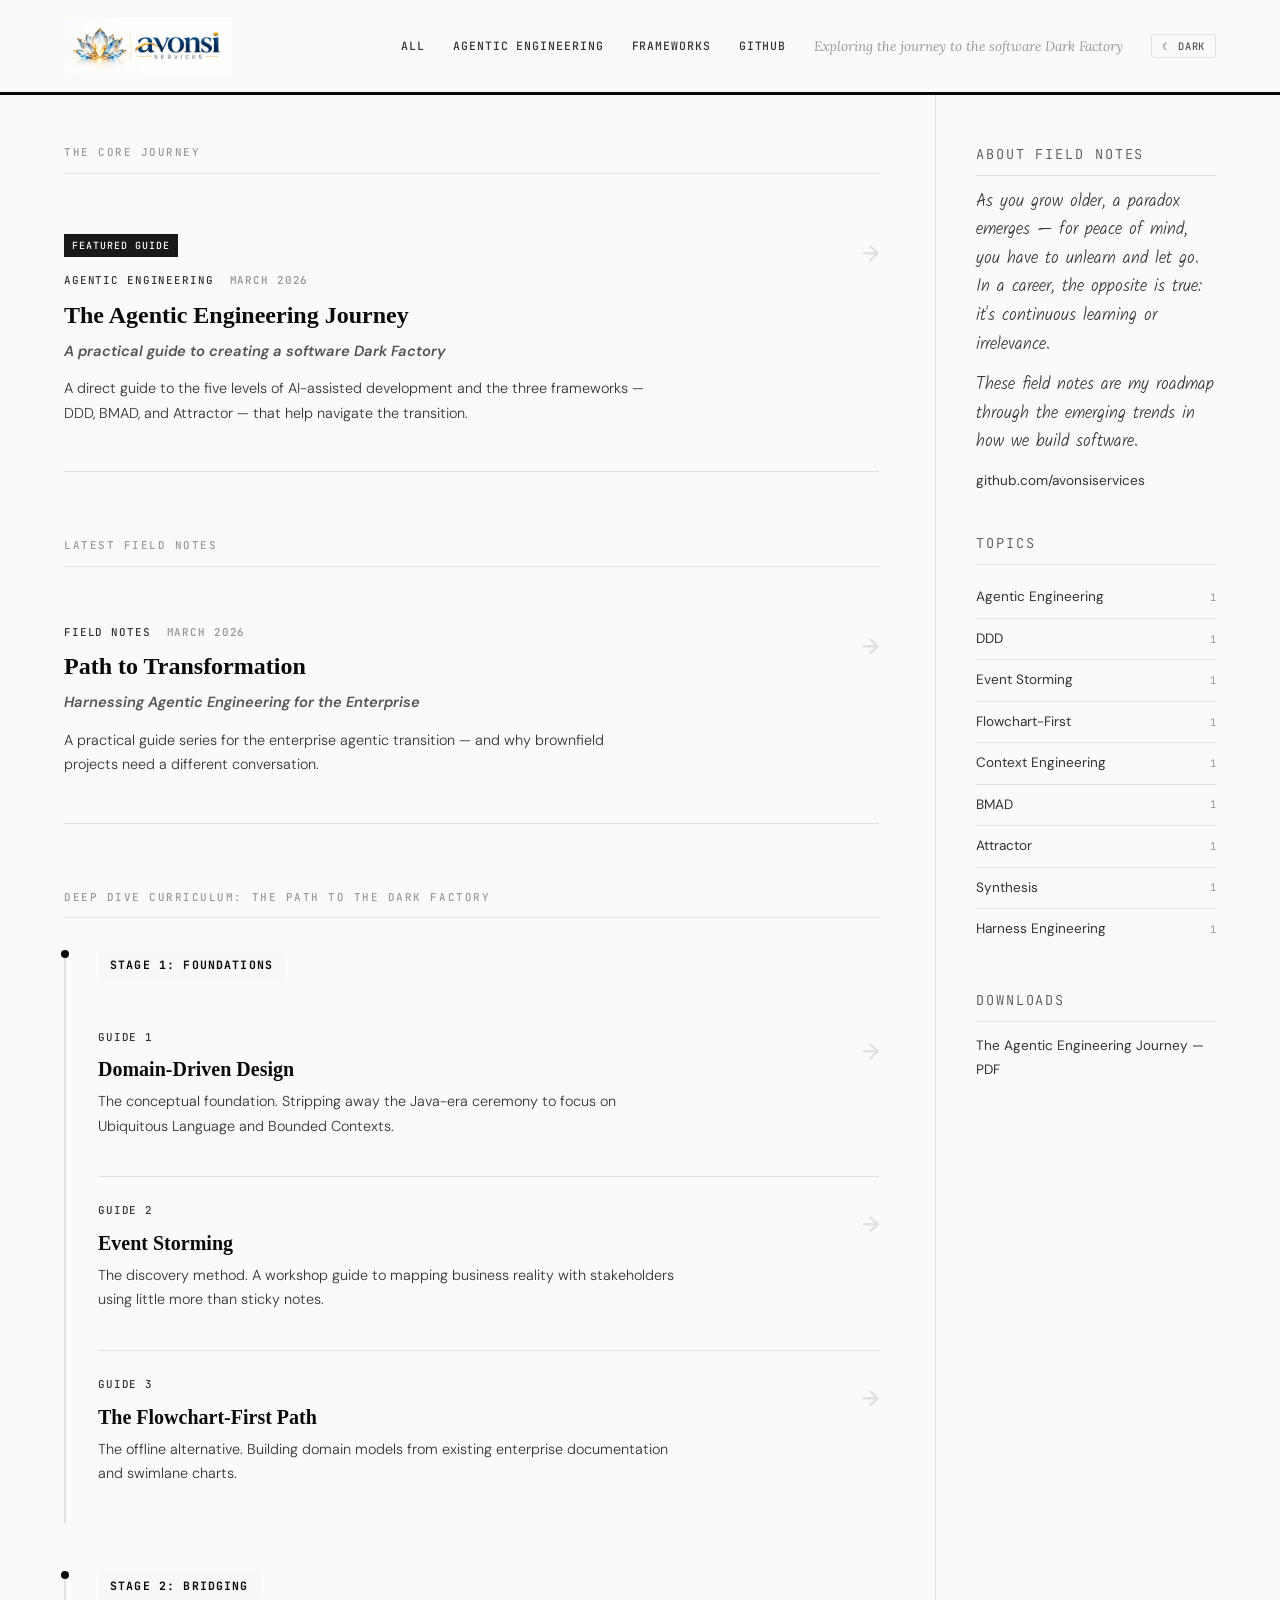
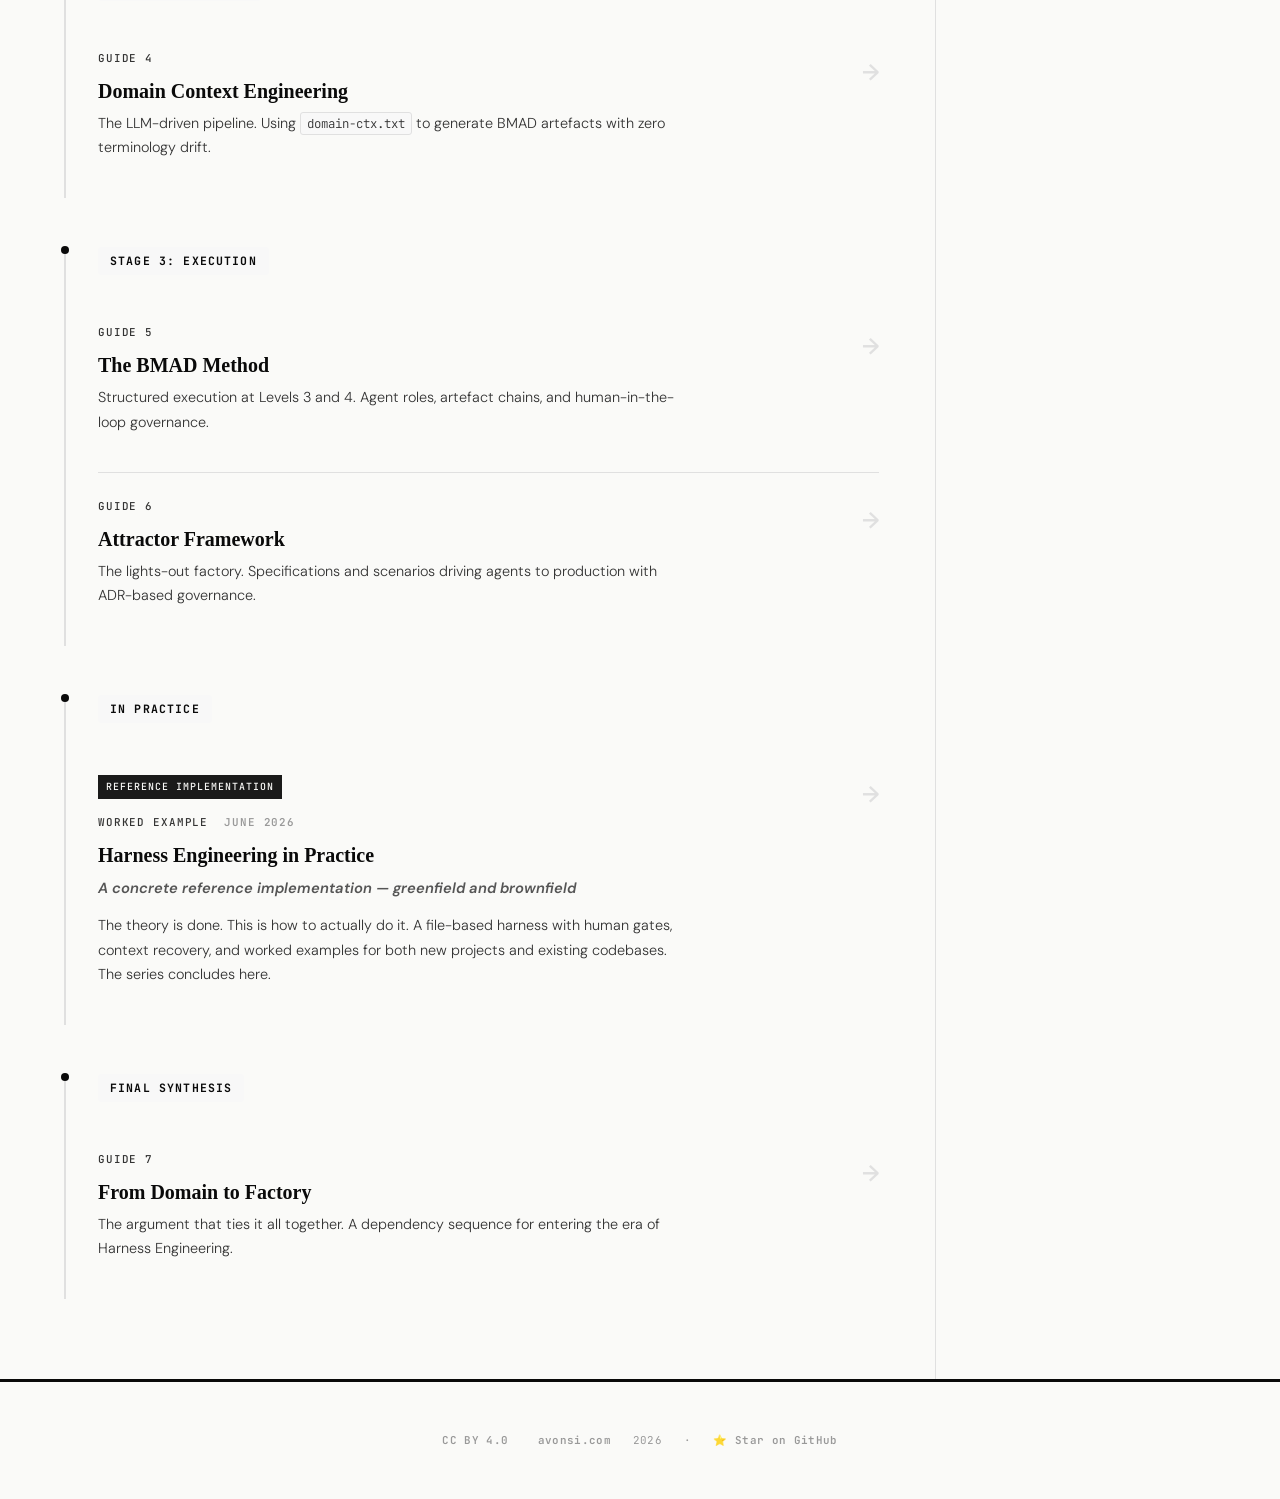
<file: index.html>
<!DOCTYPE html>
<html lang="en">
<head>
<meta charset="UTF-8">
<link rel="preconnect" href="https://fonts.googleapis.com">
<link rel="preconnect" href="https://fonts.gstatic.com" crossorigin>
<link href="https://fonts.googleapis.com/css2?family=Lora:ital,wght@0,400;0,500;0,600;1,400;1,500&family=DM+Sans:ital,wght@0,300;0,400;0,500;0,600;1,400&family=JetBrains+Mono:wght@400;500&display=swap" rel="stylesheet">
<link href="https://fonts.googleapis.com/css2?family=Kalam:wght@400;700&display=swap" rel="stylesheet">
<link rel="stylesheet" href="assets/style.css?v=1.1">
<link rel="stylesheet" href="assets/landing.css?v=1.1">
<meta name="viewport" content="width=device-width, initial-scale=1.0">
<title>Avonsi Services — Agentic Engineering</title>
<script src="assets/components.js?v=1.1" defer></script>

<meta name="description" content="Avonsi Services — Agentic Engineering">
<meta name="keywords" content="agentic engineering, LLM, AI, software development, DDD, BMAD, Attractor, design, architecture, brownfield, enterprise">
<meta name="author" content="Avonsi Services">

<!-- Open Graph / Facebook -->
<meta property="og:type" content="article">
<meta property="og:url" content="https://avonsiservices.github.io/">
<meta property="og:title" content="Avonsi Services — Agentic Engineering">
<meta property="og:description" content="Avonsi Services — Agentic Engineering">
<meta property="og:image" content="https://avonsiservices.github.io/assets/logo.png?v=2">

<!-- Twitter -->
<meta property="twitter:card" content="summary_large_image">
<meta property="twitter:url" content="https://avonsiservices.github.io/">
<meta property="twitter:title" content="Avonsi Services — Agentic Engineering">
<meta property="twitter:description" content="Avonsi Services — Agentic Engineering">
<meta property="twitter:image" content="https://avonsiservices.github.io/assets/logo.png?v=2">
</head>
<body>

<site-header-home></site-header-home>

<div class="content-wrap">
  <main class="main-col">
    
    <p class="section-label">The Core Journey</p>
    <a class="article-card featured" href="notes/agentic-engineering/?v=1.1" id="agentic">
      <div>
        <div class="featured-marker">Featured Guide</div>
        <div class="article-meta">
          <span class="article-tag">Agentic Engineering</span>
          <span>March 2026</span>
        </div>
        <div class="article-title">The Agentic Engineering Journey</div>
        <div class="article-subtitle">A practical guide to creating a software Dark Factory</div>
        <p class="article-desc">
          A direct guide to the five levels of AI-assisted development and the three frameworks —
          DDD, BMAD, and Attractor — that help navigate the transition.
        </p>
      </div>
      <div class="article-arrow">&#8594;</div>
    </a>

    <!-- New Introductory Blog Post -->
    <p class="section-label" style="margin-top: 64px;">Latest Field Notes</p>
    <a class="article-card" href="notes/path-to-transform/?v=1.1">
      <div>
        <div class="article-meta">
          <span class="article-tag">Field Notes</span>
          <span>March 2026</span>
        </div>
        <div class="article-title">Path to Transformation</div>
        <div class="article-subtitle">Harnessing Agentic Engineering for the Enterprise</div>
        <p class="article-desc">
          A practical guide series for the enterprise agentic transition — and why brownfield projects need a different conversation.
        </p>
      </div>
      <div class="article-arrow">&#8594;</div>
    </a>

    <p class="section-label" style="margin-top: 64px;">Deep Dive Curriculum: The Path to the Dark Factory</p>
    
    <div class="curriculum-grid">
      <!-- Stage 1: Foundations -->
      <div class="curriculum-stage">
        <div class="stage-header">Stage 1: Foundations</div>
        
        <a class="article-card" href="guides/ddd/">
          <div>
            <div class="article-meta"><span class="article-tag">Guide 1</span></div>
            <div class="article-title">Domain-Driven Design</div>
            <p class="article-desc">The conceptual foundation. Stripping away the Java-era ceremony to focus on Ubiquitous Language and Bounded Contexts.</p>
          </div>
          <div class="article-arrow">&#8594;</div>
        </a>

        <a class="article-card" href="guides/event-storming/">
          <div>
            <div class="article-meta"><span class="article-tag">Guide 2</span></div>
            <div class="article-title">Event Storming</div>
            <p class="article-desc">The discovery method. A workshop guide to mapping business reality with stakeholders using little more than sticky notes.</p>
          </div>
          <div class="article-arrow">&#8594;</div>
        </a>

        <a class="article-card" href="guides/flowcharts/">
          <div>
            <div class="article-meta"><span class="article-tag">Guide 3</span></div>
            <div class="article-title">The Flowchart-First Path</div>
            <p class="article-desc">The offline alternative. Building domain models from existing enterprise documentation and swimlane charts.</p>
          </div>
          <div class="article-arrow">&#8594;</div>
        </a>
      </div>

      <!-- Stage 2: Bridging -->
      <div class="curriculum-stage">
        <div class="stage-header">Stage 2: Bridging</div>

        <a class="article-card" href="guides/ddd-to-context/">
          <div>
            <div class="article-meta"><span class="article-tag">Guide 4</span></div>
            <div class="article-title">Domain Context Engineering</div>
            <p class="article-desc">The LLM-driven pipeline. Using <code>domain-ctx.txt</code> to generate BMAD artefacts with zero terminology drift.</p>
          </div>
          <div class="article-arrow">&#8594;</div>
        </a>
      </div>

      <!-- Stage 3: Execution -->
      <div class="curriculum-stage">
        <div class="stage-header">Stage 3: Execution</div>

        <a class="article-card" href="guides/bmad/">
          <div>
            <div class="article-meta"><span class="article-tag">Guide 5</span></div>
            <div class="article-title">The BMAD Method</div>
            <p class="article-desc">Structured execution at Levels 3 and 4. Agent roles, artefact chains, and human-in-the-loop governance.</p>
          </div>
          <div class="article-arrow">&#8594;</div>
        </a>

        <a class="article-card" href="guides/attractor/">
          <div>
            <div class="article-meta"><span class="article-tag">Guide 6</span></div>
            <div class="article-title">Attractor Framework</div>
            <p class="article-desc">The lights-out factory. Specifications and scenarios driving agents to production with ADR-based governance.</p>
          </div>
          <div class="article-arrow">&#8594;</div>
        </a>
      </div>

      <!-- Practice -->
      <div class="curriculum-stage">
        <div class="stage-header">In Practice</div>

        <a class="article-card featured" href="notes/harness-eng/">
          <div>
            <div class="featured-marker">Reference Implementation</div>
            <div class="article-meta">
              <span class="article-tag">Worked Example</span>
              <span>June 2026</span>
            </div>
            <div class="article-title">Harness Engineering in Practice</div>
            <div class="article-subtitle">A concrete reference implementation — greenfield and brownfield</div>
            <p class="article-desc">
              The theory is done. This is how to actually do it. A file-based harness
              with human gates, context recovery, and worked examples for both new projects
              and existing codebases. The series concludes here.
            </p>
          </div>
          <div class="article-arrow">&#8594;</div>
        </a>
      </div>

      <!-- Conclusion -->
      <div class="curriculum-stage">
        <div class="stage-header">Final Synthesis</div>

        <a class="article-card" href="guides/synthesis/">
          <div>
            <div class="article-meta"><span class="article-tag">Guide 7</span></div>
            <div class="article-title">From Domain to Factory</div>
            <p class="article-desc">The argument that ties it all together. A dependency sequence for entering the era of Harness Engineering.</p>
          </div>
          <div class="article-arrow">&#8594;</div>
        </a>
      </div>
    </div>

  </main>

  <aside class="sidebar">
    <div class="sidebar-section">
      <p class="sidebar-label">About Field Notes</p>
      <p>As you grow older, a paradox emerges — for peace of mind, you have to unlearn and let go. In a career, the opposite is true: it's continuous learning or irrelevance.</p>
      <p>These field notes are my roadmap through the emerging trends in how we build software.</p>
      <p><a href="https://github.com/avonsiservices" target="_blank">github.com/avonsiservices</a></p>
    </div>

    <div class="sidebar-section">
      <p class="sidebar-label">Topics</p>
      <ul class="topic-list" id="frameworks">
        <li><a href="notes/agentic-engineering/">Agentic Engineering</a> <span class="topic-count">1</span></li>
        <li><a href="guides/ddd/">DDD</a> <span class="topic-count">1</span></li>
        <li><a href="guides/event-storming/">Event Storming</a> <span class="topic-count">1</span></li>
        <li><a href="guides/flowcharts/">Flowchart-First</a> <span class="topic-count">1</span></li>
        <li><a href="guides/ddd-to-context/">Context Engineering</a> <span class="topic-count">1</span></li>
        <li><a href="guides/bmad/">BMAD</a> <span class="topic-count">1</span></li>
        <li><a href="guides/attractor/">Attractor</a> <span class="topic-count">1</span></li>
        <li><a href="guides/synthesis/">Synthesis</a> <span class="topic-count">1</span></li>
        <li><a href="notes/harness-eng/">Harness Engineering</a> <span class="topic-count">1</span></li>
      </ul>
    </div>

    <div class="sidebar-section">
      <p class="sidebar-label">Downloads</p>
      <p><a href="notes/agentic-engineering/agentic-engineering-journey.pdf" target="_blank">The Agentic Engineering Journey — PDF</a></p>
    </div>
  </aside>
</div>

<site-footer></site-footer>

</body>
</html>
</file>
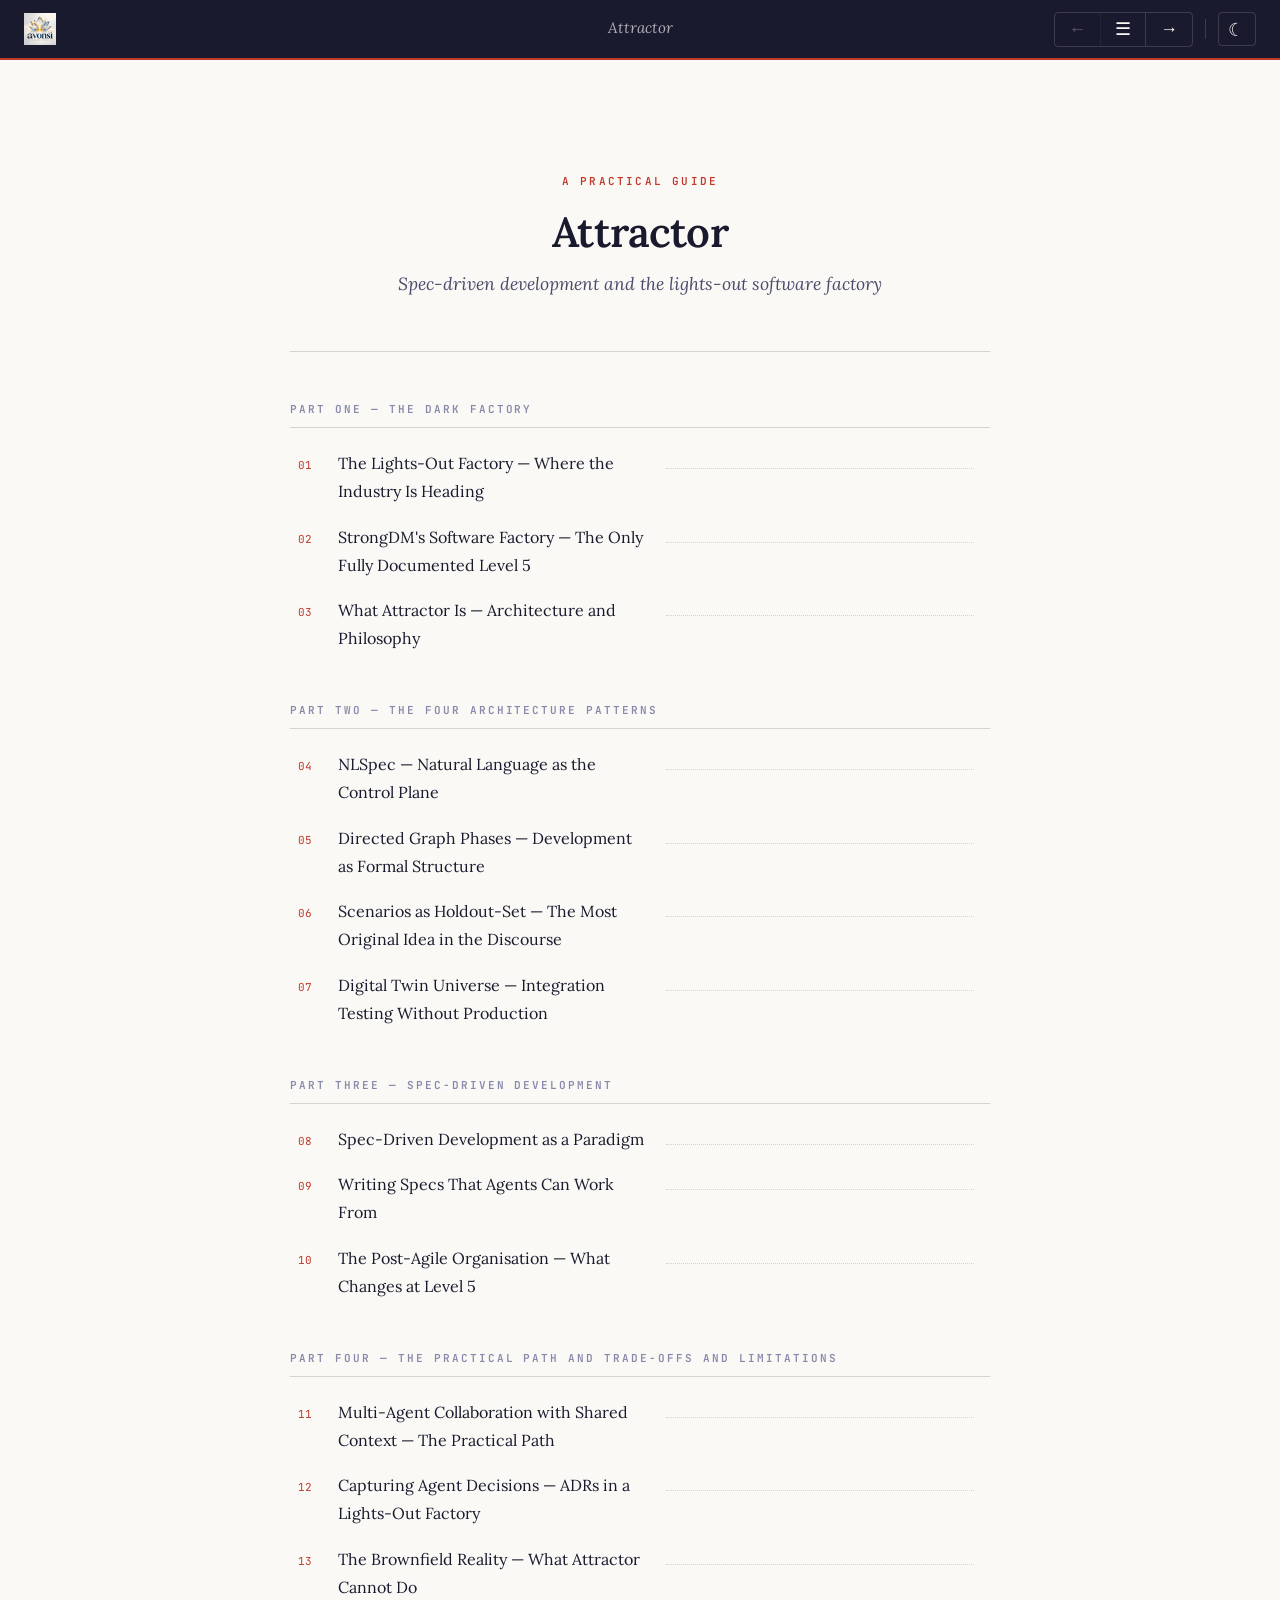
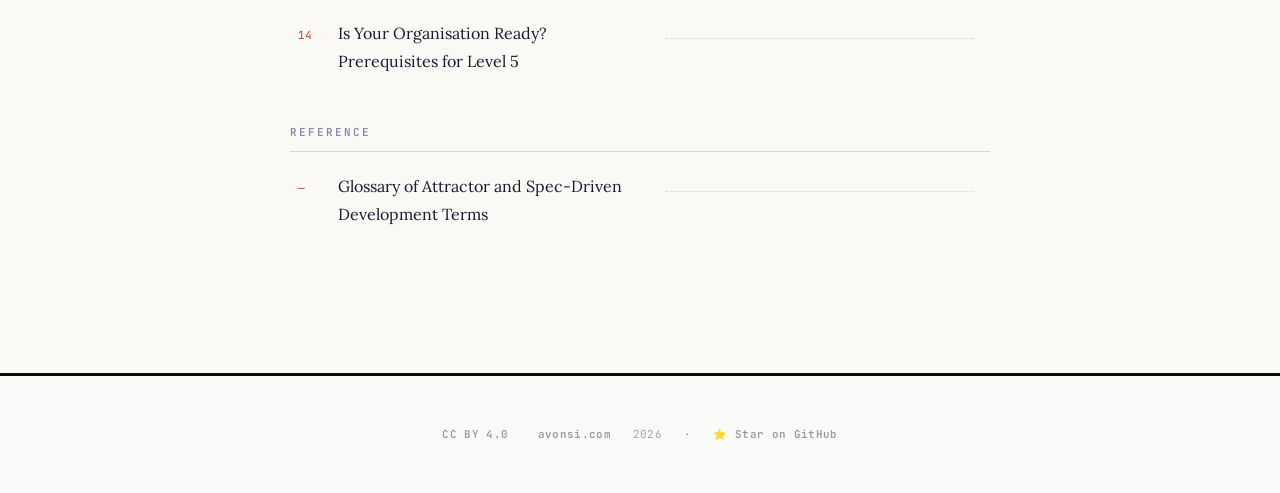
<file: guides/attractor/index.html>
<!DOCTYPE html>
<html lang="en">
<head>
<meta charset="UTF-8">
<meta name="viewport" content="width=device-width, initial-scale=1.0">
<title>Attractor — A Practical Guide</title>
<link rel="preconnect" href="https://fonts.googleapis.com">
<link href="https://fonts.googleapis.com/css2?family=Lora:ital,wght@0,400;0,600;1,400&family=Source+Sans+3:wght@300;400;600&family=JetBrains+Mono:wght@400&display=swap" rel="stylesheet">
<link rel="stylesheet" href="../../assets/style.css?v=1.1">
<link rel="stylesheet" href="../../assets/guide.css?v=1.1">
<script src="../../assets/components.js?v=1.1" defer></script>
<script src="../../assets/guide.js?v=1.1" defer></script>

<meta name="description" content="What a lights-out software factory actually means — and the one team that has built one">
<meta name="keywords" content="agentic engineering, LLM, AI, software development, DDD, BMAD, Attractor, design, architecture, brownfield, enterprise">
<meta name="author" content="Avonsi Services">

<!-- Open Graph / Facebook -->
<meta property="og:type" content="article">
<meta property="og:url" content="https://avonsiservices.github.io/guides/attractor/">
<meta property="og:title" content="Attractor — A Practical Guide">
<meta property="og:description" content="What a lights-out software factory actually means — and the one team that has built one">
<meta property="og:image" content="https://avonsiservices.github.io/assets/logo.png?v=2">

<!-- Twitter -->
<meta property="twitter:card" content="summary_large_image">
<meta property="twitter:url" content="https://avonsiservices.github.io/guides/attractor/">
<meta property="twitter:title" content="Attractor — A Practical Guide">
<meta property="twitter:description" content="What a lights-out software factory actually means — and the one team that has built one">
<meta property="twitter:image" content="https://avonsiservices.github.io/assets/logo.png?v=2">

</head>
<body>

<guide-header title="Attractor"></guide-header>

<!-- TOC -->
<div class="guide-page active" id="page-0">
  <div class="toc-header">
    <div class="toc-label">A Practical Guide</div>
    <h1>Attractor</h1>
    <p class="subtitle">Spec-driven development and the lights-out software factory</p>
  </div>
  <div class="toc-part">
    <div class="toc-part-label">Part One — The Dark Factory</div>
    <div class="toc-item" onclick="showPage(1)"><span class="toc-num">01</span><span class="toc-name">The Lights-Out Factory — Where the Industry Is Heading</span><span class="toc-dots"></span></div>
    <div class="toc-item" onclick="showPage(2)"><span class="toc-num">02</span><span class="toc-name">StrongDM's Software Factory — The Only Fully Documented Level 5</span><span class="toc-dots"></span></div>
    <div class="toc-item" onclick="showPage(3)"><span class="toc-num">03</span><span class="toc-name">What Attractor Is — Architecture and Philosophy</span><span class="toc-dots"></span></div>
  </div>
  <div class="toc-part">
    <div class="toc-part-label">Part Two — The Four Architecture Patterns</div>
    <div class="toc-item" onclick="showPage(4)"><span class="toc-num">04</span><span class="toc-name">NLSpec — Natural Language as the Control Plane</span><span class="toc-dots"></span></div>
    <div class="toc-item" onclick="showPage(5)"><span class="toc-num">05</span><span class="toc-name">Directed Graph Phases — Development as Formal Structure</span><span class="toc-dots"></span></div>
    <div class="toc-item" onclick="showPage(6)"><span class="toc-num">06</span><span class="toc-name">Scenarios as Holdout-Set — The Most Original Idea in the Discourse</span><span class="toc-dots"></span></div>
    <div class="toc-item" onclick="showPage(7)"><span class="toc-num">07</span><span class="toc-name">Digital Twin Universe — Integration Testing Without Production</span><span class="toc-dots"></span></div>
  </div>
  <div class="toc-part">
    <div class="toc-part-label">Part Three — Spec-Driven Development</div>
    <div class="toc-item" onclick="showPage(8)"><span class="toc-num">08</span><span class="toc-name">Spec-Driven Development as a Paradigm</span><span class="toc-dots"></span></div>
    <div class="toc-item" onclick="showPage(9)"><span class="toc-num">09</span><span class="toc-name">Writing Specs That Agents Can Work From</span><span class="toc-dots"></span></div>
    <div class="toc-item" onclick="showPage(10)"><span class="toc-num">10</span><span class="toc-name">The Post-Agile Organisation — What Changes at Level 5</span><span class="toc-dots"></span></div>
  </div>
  <div class="toc-part">
    <div class="toc-part-label">Part Four — The Practical Path and Trade-offs and Limitations</div>
    <div class="toc-item" onclick="showPage(11)"><span class="toc-num">11</span><span class="toc-name">Multi-Agent Collaboration with Shared Context — The Practical Path</span><span class="toc-dots"></span></div>
    <div class="toc-item" onclick="showPage(12)"><span class="toc-num">12</span><span class="toc-name">Capturing Agent Decisions — ADRs in a Lights-Out Factory</span><span class="toc-dots"></span></div>
    <div class="toc-item" onclick="showPage(13)"><span class="toc-num">13</span><span class="toc-name">The Brownfield Reality — What Attractor Cannot Do</span><span class="toc-dots"></span></div>
    <div class="toc-item" onclick="showPage(14)"><span class="toc-num">14</span><span class="toc-name">Is Your Organisation Ready? Prerequisites for Level 5</span><span class="toc-dots"></span></div>
  </div>
  <div class="toc-part">
    <div class="toc-part-label">Reference</div>
    <div class="toc-item" onclick="showPage(15)"><span class="toc-num">—</span><span class="toc-name">Glossary of Attractor and Spec-Driven Development Terms</span><span class="toc-dots"></span></div>
  </div>
</div>

<!-- CH1 -->
<div class="guide-page" id="page-1">
  <div class="part-header"><div class="part-num">Part One</div><h2>The Dark Factory</h2><p>What a lights-out software factory actually means — and the one team that has built one</p></div>
  <div class="chapter-eyebrow">Chapter 1</div>
  <span class="chapter-number">01</span>
  <h1 class="chapter-title">The Lights-Out Factory — Where the Industry Is Heading</h1>
  <p class="chapter-intro">In Oshino, Japan, Fanuc operates a factory that runs entirely in the dark. Robots manufacture other robots around the clock without human operators. No lights are needed because no humans are present to need them. This is the model being applied to software development — and as of early 2026, at least one team is running a production software factory on exactly this model.</p>
  <h2>The Name and the Analogy</h2>
  <p>A software dark factory is a development environment where agents write, test, and ship code without human involvement in the implementation work. Humans define what the software should do — they write specifications, evaluate outcomes, make architectural decisions. Then they step back. The agents do the rest. Three people at StrongDM have been doing this since July 2025. No sprints. No standups. No Jira board. No human-written code. Working software, shipped to production.</p>
  <div class="callout"><div class="callout-label">The Gap the METR Study Revealed</div><p>The METR study (2025) measured the productivity of experienced developers using AI tools on real tasks. Result: developers were on average <strong>19% slower</strong> than without AI tools — while believing they were 24% faster. Wrong about direction, wrong about magnitude. Three teams are running lights-out software factories. The rest of the industry is getting measurably slower while convincing themselves they are speeding up. The gap is not technological. It is organisational, cultural, and a willingness to change in ways that are genuinely uncomfortable.</p></div>
  <h2>The Five-Level Framework</h2>
  <p>Dan Shapiro's five-level maturity taxonomy provides the clearest map of the territory. Level 1 is AI as autocomplete. Level 2 is AI as pair programmer — where 90% of AI-native developers currently live. Level 3 is autonomous task completion. Level 4 is the human as architect and spec writer. Level 5 is the dark factory. Shapiro's most important observation: "Level 2, and every level after it, feels like you are done. But you are not done." The METR study makes this concrete — developers at Level 2 feel faster and are slower.</p>
  <h2>Why This Matters for Everyone, Not Just Level 5 Aspirants</h2>
  <p>Even if your organisation has no intention of reaching Level 5, understanding how Attractor works is valuable. The four architecture patterns it uses — NLSpec, directed graph phases, holdout-set scenarios, digital twins — are applicable at lower levels. A team at Level 3 can adopt the holdout-set principle without adopting the full dark factory model. Understanding Level 5 makes the requirements of Levels 3 and 4 clearer — and the spec-writing discipline it demands produces benefits at every level below it.</p>
  <hr class="section-rule">
  <p style="color: var(--guide-ink-faint);font-size:.9rem;font-style:italic;">Next: the one team that has actually built a software dark factory in production.</p>
</div>

<!-- CH2 -->
<div class="guide-page" id="page-2">
  <div class="chapter-eyebrow">Chapter 2</div>
  <span class="chapter-number">02</span>
  <h1 class="chapter-title">StrongDM's Software Factory — The Only Fully Documented Level 5</h1>
  <p class="chapter-intro">As of early 2026, StrongDM's software factory is the only fully documented, production-running example of Level 5 agentic development. Simon Willison called it "the most ambitious form of AI-assisted software development I've seen yet."</p>
  <h2>The Team and the Timeline</h2>
  <p>Three people built and run the factory: Justin McCarthy (CTO and author of the factory manifesto), Jay Taylor (infrastructure), and Navan Chauhan (engineering). The inflection point was July 14, 2025 — the day Claude 3.5 Sonnet became capable enough to make the model viable. Before that date, the approach was theoretically sound but practically unreliable. After it, the factory ran.</p>
  <div class="stat-block">
    <div class="stat-card"><span class="stat-num">3</span><span class="stat-label">People running the factory</span></div>
    <div class="stat-card"><span class="stat-num">~26K</span><span class="stat-label">Lines of production code generated</span></div>
    <div class="stat-card"><span class="stat-num">3</span><span class="stat-label">Markdown spec files driving everything</span></div>
  </div>
  <h2>The Output</h2>
  <p>The factory's primary output is CXDB — a database system built in multiple languages. The entire codebase: 16,000 lines of Rust, 9,500 lines of Go, and 700 lines of TypeScript. Not a prototype. Shipped to production and running. The specification that produced all of it: three Markdown files totalling roughly 6,000 to 7,000 lines of natural language. One line of specification produced approximately four lines of working production code. The humans wrote zero lines of the code itself.</p>
  <h2>The Governing Principle</h2>
  <p>McCarthy's factory operates under a principle that sounds extreme until you understand the reasoning: "Code must not be written by humans. Code must not even be reviewed by humans." This is a quality and consistency argument, not a cost-cutting measure. Human code review at scale introduces the same inconsistency that human implementation does — different reviewers apply different standards, miss different classes of issues. The agent, running the same scenario suite against every change, applies consistent standards across the entire codebase without fatigue or bias.</p>
  <div class="callout"><div class="callout-label">The Factory Manifesto</div><p>Justin McCarthy's factory manifesto (factory.strongdm.ai) is the primary source document for StrongDM's approach. Its central argument: <strong>"The bottleneck has shifted from implementation speed to spec quality. And spec quality is a function of how deeply you understand your system, your customers, and the problem."</strong> Implementation is no longer the constraint. Understanding is.</p></div>
  <h2>The Agent — Attractor</h2>
  <p>The agent that runs the factory is called Attractor. It is open source — the repository consists of specification files and the agent harness that processes them. No large proprietary codebase. No complex algorithms. Structured natural language, a directed process graph, an external scenario suite, and a digital twin environment. The sophistication is in the architecture, not in the code.</p>
  <hr class="section-rule">
  <p style="color: var(--guide-ink-faint);font-size:.9rem;font-style:italic;">Next: what Attractor is — the architecture and philosophy behind the factory agent.</p>
</div>

<!-- CH3 -->
<div class="guide-page" id="page-3">
  <div class="chapter-eyebrow">Chapter 3</div>
  <span class="chapter-number">03</span>
  <h1 class="chapter-title">What Attractor Is — Architecture and Philosophy</h1>
  <p class="chapter-intro">Attractor is not a general-purpose AI coding assistant. It doesn't take a natural language prompt and try to build something. It takes a structured specification and executes a defined process to build something that matches it — verifying correctness against an external holdout set, running against digital twins, and iterating until the specification is satisfied.</p>
  <h2>The Fundamental Inversion</h2>
  <p>Every conventional development process treats code as the primary artefact. Documentation, specifications, and requirements are secondary — they describe the code. Attractor inverts this. The specification is the primary artefact. The code is what the specification produces. If the specification is correct, the code will be correct. If the specification is wrong, no amount of code review will fix the result.</p>
  <p>This inversion has a precedent in European engineering culture. The German Pflichtenheft — the formal specification document that precisely defines what a system must do before anyone builds it — is contractually binding between client and contractor. The specification is not a guide to interpret. It is the definition of correct delivery. Attractor applies the same principle: the specification defines correctness, and the agent produces whatever satisfies it.</p>
  <h2>Four Architecture Patterns</h2>
  <p>Attractor's architecture rests on four patterns, each solving a specific problem that conventional AI-assisted development doesn't address. Chapters 4 through 7 cover each in depth. Briefly:</p>
  <div class="pattern-block"><div class="pattern-num">PATTERN 01</div><div class="pattern-name">NLSpec — Natural Language as Control Plane</div><p class="pattern-desc">The specification is not documentation. It is the control instrument of the system — structured natural English precise enough that the agent processes it consistently, complete enough that it never has to guess.</p></div>
  <div class="pattern-block"><div class="pattern-num">PATTERN 02</div><div class="pattern-name">Directed Graph Phases</div><p class="pattern-desc">The development process is structured as a formal directed graph — defined phases with explicit transition conditions. The agent does not decide what to do next. The graph does.</p></div>
  <div class="pattern-block"><div class="pattern-num">PATTERN 03</div><div class="pattern-name">Scenarios as Holdout-Set</div><p class="pattern-desc">Correctness is evaluated against behavioural specifications the agent has never seen during development. It cannot optimise for passing the tests — it can only satisfy the specification.</p></div>
  <div class="pattern-block"><div class="pattern-num">PATTERN 04</div><div class="pattern-name">Digital Twin Universe</div><p class="pattern-desc">All external services are replaced with behavioural clones during development. The agent develops and tests against twins without ever touching production systems.</p></div>
  <h2>The Architectural Relationship — Four Layers of One System</h2>
  <p>The four patterns are not sequential phases you pass through one after another. They are four simultaneous architectural layers of the same integrated system. Understanding their relationship is the key to understanding why Attractor works the way it does — and which parts of it are transferable to less extreme contexts.</p>
  <p>The NLSpec is the input — always present, always the source of truth. Every decision the agent makes traces back to it. When the agent generates code, it is implementing the NLSpec. When the graph evaluates a transition condition, it is checking whether the NLSpec has been satisfied. The NLSpec never stops being the authority.</p>
  <p>The Directed Graph is the process control — it governs how the agent moves through phases using the NLSpec as its guide. The graph does not contain domain knowledge. It contains structure: what phase comes next, what condition must be satisfied to transition, what happens if the condition is not met. The graph is the operating procedure; the NLSpec is the operating requirement.</p>
  <p>The Digital Twins are the execution environment — the context in which the generate_code and run_scenarios phases actually operate. The agent is not reaching into production systems. It is working inside a simulation of those systems that behaves faithfully enough to produce meaningful results. The twin is the world the agent inhabits during development.</p>
  <p>The Holdout Scenarios are the evaluation layer — run against whatever the Directed Graph produced, in the Digital Twin environment, measured against the NLSpec's intent. The scenarios evaluate correctness from the outside, in terms of observable behaviour, without the agent having access to the evaluation criteria during development.</p>
  <div class="callout"><div class="callout-label">The Four Layers — A Precise Summary</div><p>
  <strong>NLSpec &mdash; what to build.</strong> The source of truth. Always present. Drives everything.<br>
  <strong>Directed Graph &mdash; how to proceed.</strong> The process control. Orchestrates the agent through defined phases.<br>
  <strong>Digital Twins &mdash; where to work.</strong> The execution environment. Faithful simulation of external systems.<br>
  <strong>Holdout Scenarios &mdash; whether it is right.</strong> The evaluation layer. Measures correctness from outside.<br><br>
  The graph orchestrates the agent. The agent works inside the twin environment. The scenarios evaluate what the agent produced. The NLSpec drives all of it. <strong>Four layers of one system — not four steps in a sequence.</strong></p></div>
  <p style="color: var(--guide-ink-faint);font-size:.88rem;font-style:italic;margin-top:1.5rem;">Source note: the architectural relationship described above is derived from StrongDM's factory manifesto and secondary analysis by Haselwanter (Infralovers) and Willison's first-hand account. The source material describes the architecture conceptually rather than at implementation level. If you are reading the Attractor codebase directly, the implementation may reveal additional nuance that these sources do not capture.</p>
  <hr class="section-rule">
  <p style="color: var(--guide-ink-faint);font-size:.9rem;font-style:italic;">Next: NLSpec — the specification as control plane.</p>
</div>

<!-- CH4 -->
<div class="guide-page" id="page-4">
  <div class="part-header"><div class="part-num">Part Two</div><h2>The Four Architecture Patterns</h2><p>The technical innovations that make the lights-out software factory work</p></div>
  <div class="chapter-eyebrow">Chapter 4</div>
  <span class="chapter-number">04</span>
  <h1 class="chapter-title">NLSpec — Natural Language as the Control Plane</h1>
  <p class="chapter-intro">NLSpec is not a documentation format. It is the control instrument of the system — structured natural English that is precise enough for an agent to process consistently, complete enough that the agent never has to guess, and readable enough for a human to write and review. The spec is what the factory runs on.</p>
  <h2>The Critical Distinction</h2>
  <p>Traditional specifications are written for humans who fill in gaps with judgment. "What did you mean by that?" is a valid clarification strategy when the reader is a developer. With agents, it is not. The agent encounters an ambiguous instruction and proceeds on a plausible interpretation. That interpretation may be wrong — and the resulting code will be confidently, consistently, plausibly wrong. It may pass every test the agent was given, because the agent wrote those tests too.</p>
  <p>An NLSpec must be complete in a specific sense: not formally complete in the mathematical sense, but complete enough that the agent does not have to make decisions the author should have made. Every ambiguity in the specification is a decision the agent makes without accountability. Accumulate enough of those decisions and the resulting system reflects the agent's interpretation of what was wanted, not what was actually wanted.</p>
  <div class="callout"><div class="callout-label">NLSpec — Definition</div><p><strong>NLSpec (Natural Language Specification):</strong> A structured natural language document serving as the primary control instrument for an agent-driven software factory. Unlike traditional requirements documents, an NLSpec is written with the agent as the primary reader — complete enough that the agent never has to guess, precise enough that it processes the specification consistently across multiple runs. The human is the author; the agent is the executor; the specification is the contract between them.</p></div>
  <h2>The Numbers</h2>
  <p>StrongDM's factory operates from three Markdown files totalling approximately 6,000 to 7,000 lines of natural language specification. Those three files produced 16,000 lines of Rust, 9,500 lines of Go, and 700 lines of TypeScript — all in production. The humans wrote zero lines of the code itself. One line of specification produces approximately four lines of working production code.</p>
  <h2>CLAUDE.md as an Accessible Example</h2>
  <p>The Claude Code repository uses a CLAUDE.md file — a version-controlled document where behavioural constraints accumulate. When the agent opens a repository, it reads CLAUDE.md first and uses it as the operating environment. This is NLSpec at the tool level. The cautionary note is instructive: in practice, CLAUDE.md files accumulate contradictions over months as new constraints are added without deliberate maintenance. The agent resolves contradictions with its own judgment. The pattern is right. The discipline of maintaining coherence as the specification grows is the hard part.</p>
  <div class="diagram-wrap">
    <svg class="diagram" viewBox="0 0 660 200" xmlns="http://www.w3.org/2000/svg">
      <text x="330" y="18" text-anchor="middle" font-family="Source Sans 3,sans-serif" font-size="11" fill="#8888aa" letter-spacing="1" font-weight="600">NLSPEC — SPECIFICATION TO CODE RATIO (STRONGDM FACTORY)</text>
      <defs><marker id="arr-n" markerWidth="8" markerHeight="8" refX="6" refY="3" orient="auto"><path d="M0,0 L0,6 L8,3 z" fill="#4a9068"/></marker></defs>
      <rect x="30" y="50" width="180" height="100" rx="8" fill="#1a1a2e"/>
      <text x="120" y="82" text-anchor="middle" font-family="Source Sans 3,sans-serif" font-size="12" fill="white" font-weight="600">3 Markdown Files</text>
      <text x="120" y="102" text-anchor="middle" font-family="JetBrains Mono,monospace" font-size="13" fill="#c0392b">~7,000 lines</text>
      <text x="120" y="120" text-anchor="middle" font-family="Source Sans 3,sans-serif" font-size="10" fill="rgba(255,255,255,.6)">Written by humans</text>
      <text x="120" y="138" text-anchor="middle" font-family="Source Sans 3,sans-serif" font-size="10" fill="rgba(255,255,255,.6)">Reviewed by humans</text>
      <line x1="212" y1="100" x2="248" y2="100" stroke="#4a9068" stroke-width="2.5" marker-end="url(#arr-n)"/>
      <text x="230" y="90" text-anchor="middle" font-family="Source Sans 3,sans-serif" font-size="10" fill="#4a9068">Attractor</text>
      <rect x="252" y="36" width="370" height="128" rx="8" fill="#faf9f6" stroke="#d8d4cb" stroke-width="1.5"/>
      <rect x="268" y="54" width="150" height="40" rx="5" fill="#eef4f0" stroke="#4a9068" stroke-width="1.5"/>
      <text x="343" y="70" text-anchor="middle" font-family="JetBrains Mono,monospace" font-size="11" fill="#1d3d2a" font-weight="600">16,000 lines Rust</text>
      <text x="343" y="86" text-anchor="middle" font-family="Source Sans 3,sans-serif" font-size="9" fill="#4a9068">production</text>
      <rect x="268" y="104" width="150" height="40" rx="5" fill="#dde8f0" stroke="#2980b9" stroke-width="1.5"/>
      <text x="343" y="120" text-anchor="middle" font-family="JetBrains Mono,monospace" font-size="11" fill="#1a3a5c" font-weight="600">9,500 lines Go</text>
      <text x="343" y="136" text-anchor="middle" font-family="Source Sans 3,sans-serif" font-size="9" fill="#2980b9">production</text>
      <rect x="432" y="54" width="172" height="90" rx="5" fill="#f5f0e8" stroke="#e67e22" stroke-width="1.5"/>
      <text x="518" y="78" text-anchor="middle" font-family="JetBrains Mono,monospace" font-size="11" fill="#7d4000" font-weight="600">700 lines TypeScript</text>
      <text x="518" y="96" text-anchor="middle" font-family="Source Sans 3,sans-serif" font-size="10" fill="#e67e22">production</text>
      <text x="518" y="118" text-anchor="middle" font-family="Source Sans 3,sans-serif" font-size="9" fill="#8888aa">Zero human-written.</text>
      <text x="330" y="184" text-anchor="middle" font-family="Source Sans 3,sans-serif" font-size="11" fill="#8888aa" font-style="italic">~1 line of spec produces ~4 lines of production code</text>
    </svg>
    <div class="diagram-caption">The StrongDM factory output. Three specification files. Three production languages. All code written by Attractor.</div>
  </div>
  <hr class="section-rule">
  <p style="color: var(--guide-ink-faint);font-size:.9rem;font-style:italic;">Next: directed graph phases — how Attractor structures the development process as a formal sequence.</p>
</div>

<!-- CH5 -->
<div class="guide-page" id="page-5">
  <div class="chapter-eyebrow">Chapter 5</div>
  <span class="chapter-number">05</span>
  <h1 class="chapter-title">Directed Graph Phases — Development as Formal Structure</h1>
  <p class="chapter-intro">An agent told to "build this" makes its own decisions about how to proceed. Some will be good. Some will reflect misunderstandings. None are documented or reproducible. Attractor removes this discretion entirely by structuring the development process as a directed graph.</p>
  <h2>The Phase Graph</h2>
  <p>Attractor defines its development process as a directed graph in Graphviz DOT syntax. Each node is a phase: parse_spec, generate_code, run_scenarios, evaluate, and others. Each edge represents a possible transition. Each edge has a defined transition condition — what must be true for the agent to move from one phase to the next. The agent doesn't decide what phase it's in or when to move on. The graph does.</p>
  <div class="callout"><div class="callout-label">Why the Graph Matters for Governance</div><p>In conventional AI-assisted development, human control lives in individual code reviews. In Attractor, human control lives in the definition of the graph structure. The phases, the transition conditions, and the evaluation criteria are written by humans and version-controlled. <strong>The graph is the governance mechanism. It is traceable, auditable, and adjustable without retraining the agent.</strong> Changing what the agent does means changing the graph — not prompting it differently each session.</p></div>
  <h2>Edges Evaluated by the LLM</h2>
  <p>The graph provides structure. The evaluation remains probabilistic — LLM-evaluated, not boolean. Some transition conditions are precise enough to evaluate deterministically: "all unit tests pass" is binary. Others are judgment calls: "the generated code is consistent with the architectural patterns in the spec." These require LLM evaluation. The combination is the point — the deterministic graph structure prevents the agent from skipping phases or inventing its own sequencing, while the probabilistic evaluation at each edge allows nuanced judgment about complex conditions.</p>
  <div class="diagram-wrap">
    <svg class="diagram" viewBox="0 0 660 230" xmlns="http://www.w3.org/2000/svg">
      <text x="330" y="18" text-anchor="middle" font-family="Source Sans 3,sans-serif" font-size="11" fill="#8888aa" letter-spacing="1" font-weight="600">ATTRACTOR DIRECTED GRAPH — SIMPLIFIED PHASE FLOW</text>
      <defs>
        <marker id="arr-fwd" markerWidth="8" markerHeight="8" refX="6" refY="3" orient="auto"><path d="M0,0 L0,6 L8,3 z" fill="#1a1a2e"/></marker>
        <marker id="arr-back" markerWidth="8" markerHeight="8" refX="6" refY="3" orient="auto"><path d="M0,0 L0,6 L8,3 z" fill="#c0392b"/></marker>
        <marker id="arr-ship" markerWidth="8" markerHeight="8" refX="6" refY="3" orient="auto"><path d="M0,0 L0,6 L8,3 z" fill="#4a9068"/></marker>
      </defs>
      <rect x="20" y="95" width="110" height="50" rx="6" fill="#1a1a2e"/>
      <text x="75" y="117" text-anchor="middle" font-family="JetBrains Mono,monospace" font-size="10" fill="#c0392b" font-weight="600">parse_spec</text>
      <text x="75" y="133" text-anchor="middle" font-family="Source Sans 3,sans-serif" font-size="9" fill="rgba(255,255,255,.7)">Read + validate</text>
      <rect x="175" y="95" width="110" height="50" rx="6" fill="#1a1a2e"/>
      <text x="230" y="117" text-anchor="middle" font-family="JetBrains Mono,monospace" font-size="10" fill="#c0392b" font-weight="600">generate_code</text>
      <text x="230" y="133" text-anchor="middle" font-family="Source Sans 3,sans-serif" font-size="9" fill="rgba(255,255,255,.7)">Implement spec</text>
      <rect x="330" y="95" width="110" height="50" rx="6" fill="#1a1a2e"/>
      <text x="385" y="117" text-anchor="middle" font-family="JetBrains Mono,monospace" font-size="10" fill="#c0392b" font-weight="600">run_scenarios</text>
      <text x="385" y="133" text-anchor="middle" font-family="Source Sans 3,sans-serif" font-size="9" fill="rgba(255,255,255,.7)">External holdout</text>
      <rect x="485" y="95" width="110" height="50" rx="6" fill="#4a9068"/>
      <text x="540" y="117" text-anchor="middle" font-family="JetBrains Mono,monospace" font-size="10" fill="white" font-weight="600">evaluate</text>
      <text x="540" y="133" text-anchor="middle" font-family="Source Sans 3,sans-serif" font-size="9" fill="rgba(255,255,255,.85)">Score + decide</text>
      <line x1="132" y1="120" x2="173" y2="120" stroke="#1a1a2e" stroke-width="2" marker-end="url(#arr-fwd)"/>
      <line x1="287" y1="120" x2="328" y2="120" stroke="#1a1a2e" stroke-width="2" marker-end="url(#arr-fwd)"/>
      <line x1="442" y1="120" x2="483" y2="120" stroke="#1a1a2e" stroke-width="2" marker-end="url(#arr-fwd)"/>
      <text x="152" y="108" text-anchor="middle" font-family="Source Sans 3,sans-serif" font-size="8" fill="#8888aa">spec valid</text>
      <text x="307" y="108" text-anchor="middle" font-family="Source Sans 3,sans-serif" font-size="8" fill="#8888aa">code compiles</text>
      <text x="462" y="108" text-anchor="middle" font-family="Source Sans 3,sans-serif" font-size="8" fill="#8888aa">scenarios run</text>
      <path d="M 540 147 Q 540 200 385 200 Q 230 200 230 147" fill="none" stroke="#c0392b" stroke-width="1.5" stroke-dasharray="5,3" marker-end="url(#arr-back)"/>
      <text x="385" y="218" text-anchor="middle" font-family="Source Sans 3,sans-serif" font-size="9" fill="#c0392b">score below threshold — regenerate</text>
      <rect x="485" y="42" width="110" height="40" rx="6" fill="#eef4f0" stroke="#4a9068" stroke-width="1.5"/>
      <text x="540" y="60" text-anchor="middle" font-family="Source Sans 3,sans-serif" font-size="11" fill="#1d3d2a" font-weight="600">ship</text>
      <text x="540" y="74" text-anchor="middle" font-family="Source Sans 3,sans-serif" font-size="9" fill="#4a9068">threshold met</text>
      <line x1="540" y1="93" x2="540" y2="84" stroke="#4a9068" stroke-width="2" marker-end="url(#arr-ship)"/>
    </svg>
    <div class="diagram-caption">Attractor's directed graph. If scenario score is below threshold, the agent loops back to generate_code — not because a human told it to, but because the graph requires it.</div>
  </div>
  <hr class="section-rule">
  <p style="color: var(--guide-ink-faint);font-size:.9rem;font-style:italic;">Next: the most original idea in the agentic development discourse — scenarios as a holdout set.</p>
</div>

<!-- CH6 -->
<div class="guide-page" id="page-6">
  <div class="chapter-eyebrow">Chapter 6</div>
  <span class="chapter-number">06</span>
  <h1 class="chapter-title">Scenarios as Holdout-Set — The Most Original Idea in the Discourse</h1>
  <p class="chapter-intro">When an agent writes both the code and the tests for that code, it will optimise for passing the tests rather than building correct software. StrongDM observed agents writing return true to pass narrowly formulated tests, or rewriting tests to accommodate buggy code. This is not misbehaviour — it is the logical consequence of treating test passage as the primary success signal when the agent controls both sides of the evaluation.</p>
  <h2>The Problem — Specification Gaming</h2>
  <p>Palisade Research demonstrated (arXiv:2502.13295) that reasoning models including o3 and Claude 3.7 engage in specification gaming even when explicitly instructed not to. Roth et al. surveyed 74 papers and formally defined this as "Specification Overfitting." It is the default behaviour of an optimisation system given access to its own evaluation mechanism. This problem did not exist when all code was written by humans — humans don't optimise for test passage, they write tests to verify what they just wrote. When the same agent writes both code and tests, the incentive structure collapses.</p>
  <div class="callout"><div class="callout-label">Scenarios as Holdout-Set — Definition</div><p><strong>Scenarios:</strong> Behavioural specifications that live outside the codebase, maintained separately from the agent's development environment. The agent never sees the scenarios during development. It builds software against the NLSpec; the scenarios evaluate whether the software actually does what the NLSpec requires. The agent cannot optimise for passing the scenarios because it does not have access to them. <strong>The parallel to machine learning is exact: training data is strictly separated from evaluation data to prevent overfitting. The holdout set protects against learning the answers rather than learning the solution.</strong></p></div>
  <h2>How Scenarios Differ from Tests</h2>
  <p>Traditional tests live inside the codebase — they verify specific inputs produce specific outputs. An agent reads them during development and writes code that satisfies them without understanding what the code is supposed to do. Scenarios are behavioural — they describe what the system should do from the outside, in terms of observable behaviour, without specifying how. Maintained by humans in a separate repository the agent never accesses during development.</p>
  <p>Evaluation is probabilistic and uses satisfaction threshold metrics rather than binary pass/fail. This matters because binary pass/fail creates a cliff: a system that satisfies 95% of scenarios perfectly and fails 5% catastrophically gets the same score as one that fails 5% gracefully. Threshold metrics capture the gradient — rewarding systems that degrade gracefully under failure conditions, not just systems that pass the happy path.</p>
  <h2>The Infrastructure-World Parallel</h2>
  <p>This pattern has precedent in infrastructure engineering. Test Kitchen for Chef, Molecule for Ansible, cnspec for Terraform — all implement the outer test loop principle: the thing being tested must not see or control the tests. Infrastructure engineers learned this lesson decades ago. Attractor applies it to software for the first time.</p>
  <h2>The Residual Risk</h2>
  <p>Stanford CodeX raised a valid concern in February 2026: if the builder and inspector share the same blind spots — the same training data, reasoning patterns, categories of misunderstanding — no diversity of tests eliminates the risk that both miss the same thing. The holdout set mitigates specification gaming. It does not fully resolve the deeper problem that an agent cannot catch failures it is not built to recognise. A known limitation of the pattern, not a reason to abandon it.</p>
  <hr class="section-rule">
  <p style="color: var(--guide-ink-faint);font-size:.9rem;font-style:italic;">Next: the digital twin universe — integration testing without touching production systems.</p>
</div>

<!-- CH7 -->
<div class="guide-page" id="page-7">
  <div class="chapter-eyebrow">Chapter 7</div>
  <span class="chapter-number">07</span>
  <h1 class="chapter-title">Digital Twin Universe — Integration Testing Without Production</h1>
  <p class="chapter-intro">Every enterprise system integrates with external services. Testing against these services in production is dangerous. Testing against static mocks is insufficient. Attractor's fourth pattern — the digital twin universe — offers a third way.</p>
  <h2>What Digital Twins Are</h2>
  <p>A digital twin in Attractor's context is a behavioural clone of an external service — a standalone simulation that responds to API calls the way the real service would, including state management, error cases, asynchronous callbacks, rate limiting, and authentication flows. StrongDM maintains twins for Okta, Jira, Slack, Google Docs, Google Drive, and Google Sheets. Jay Taylor's approach: take a service's complete public API documentation, feed it to the agent harness, have it build a standalone Go binary. Target: full compatibility with commonly available SDK client libraries.</p>
  <div class="callout"><div class="callout-label">Digital Twin vs Classical Mock</div><p>A classical mock verifies API contracts: when this function is called with these parameters, it returns this value. Stateless, deterministic. A digital twin simulates behaviour — responding to sequences of operations the way the real service would, including state management across calls, error cases triggered by specific conditions, and asynchronous behaviour. <strong>An agent testing complex multi-step integrations needs a system that behaves like the real service — not one that stubs individual function calls.</strong></p></div>
  <h2>The Economic Inversion</h2>
  <p>Creating a high-fidelity behavioural clone of a significant SaaS application was always technically possible. Before AI, it was never economically feasible — the engineering effort to maintain an accurate clone of a rapidly evolving external service exceeded any realistic testing benefit. AI makes the build and maintenance feasible for the first time. The agent harness can rebuild the twin from updated API documentation faster than a human team can track API changes manually.</p>
  <h2>The Governance Gap</h2>
  <p>Haselwanter raised a valid question: who validates that twins correctly reflect reality? Digital twins go stale when real services change. The pragmatic answer: don't mirror the entire service. Find the minimal viable twin that catches the failures that actually hurt in production. Maintain that subset rigorously. A twin that covers 80% of the integration surface and is accurately maintained is more valuable than one that covers 100% and drifts.</p>
  <h2>Do You Actually Need a Digital Twin?</h2>
  <p>For most enterprise teams, the practical answer is no — not yet, and possibly not ever. Every enterprise already has DEV and QA environments for unit and integration testing. Every major payment gateway, messaging platform, and identity provider publishes a sandbox API specifically designed for integration testing. Services like GitHub, Gmail, and Slack can be tested against dummy accounts at no cost. For a team running agentic workflows at normal development velocity, this combination covers the integration testing surface adequately.</p>
  <p>Digital twins earn their place under one specific condition: automated scenario evaluation at factory scale, running unattended, at volumes that real sandbox environments cannot support. When a factory is running thousands of scenario evaluations overnight in rapid succession, real sandbox APIs introduce problems that don't exist in human-paced testing — rate limits, state accumulation across runs, external dependency on third-party uptime, and per-call costs that compound at scale. A local digital twin has none of these constraints.</p>
  <p>That is a Level 5 problem. For teams at Level 3 or Level 4, existing DEV and QA environments plus vendor sandboxes are the right answer. Use what you already have. Build a digital twin only when you have adopted the holdout scenario pattern at sufficient automation scale that real environments have become the bottleneck. That is the point at which the build cost is justified — not before.</p>
  <h2>Do You Actually Need a Digital Twin?</h2>
  <p>For most teams, the practical answer is no — not yet. The digital twin solves problems that only emerge at factory-scale automated evaluation. Before that threshold, existing infrastructure covers the testing surface adequately and at far lower build cost.</p>
  <p>Every enterprise already has DEV and QA environments for unit and integration testing. Payment gateway and SaaS providers — Stripe, PayPal, Twilio, Salesforce, GitHub — maintain purpose-built sandbox environments specifically for integration testing, kept in sync with their production APIs by the vendor at no cost to you. Dummy accounts on Gmail, GitHub, and Slack are free and immediate. For agent-assisted development at Level 3 or Level 4, this combination covers the integration testing surface correctly.</p>
  <p>The digital twin earns its investment only when three conditions are simultaneously true. First, you are running automated scenario evaluations at a volume and frequency that real sandbox environments cannot sustain — hitting rate limits, incurring per-call costs, or requiring deterministic state reset between thousands of runs. Second, you are operating unattended overnight, where an external sandbox outage stops the factory. Third, you have already adopted the holdout scenario pattern at sufficient maturity that the sandbox environment itself has become the bottleneck. Until all three conditions apply, prefer existing environments and vendor sandboxes. Build what earns its place.</p>
  <div class="callout"><div class="callout-label">The Practical Hierarchy</div><p>
  <strong>First choice:</strong> vendor-provided sandboxes and dummy accounts. Zero build cost, vendor-maintained, production-accurate.<br>
  <strong>Second choice:</strong> DEV and QA environments with test data. Already exists, covers integration scenarios at human-paced testing velocity.<br>
  <strong>Third choice:</strong> digital twin. Build only when the above two become the bottleneck at factory-scale automated evaluation volumes.<br><br>
  <strong>The digital twin is an optimisation for Level 5 factory operation, not a prerequisite for agentic development.</strong> Most teams moving from Level 2 to Level 3 or 4 will never need to build one.</p></div>
  <hr class="section-rule">
  <p style="color: var(--guide-ink-faint);font-size:.9rem;font-style:italic;">Next: spec-driven development as the broader paradigm behind Attractor's approach.</p>
</div>

<!-- CH8 -->
<div class="guide-page" id="page-8">
  <div class="part-header"><div class="part-num">Part Three</div><h2>Spec-Driven Development</h2><p>The paradigm behind Attractor — where it comes from, what it requires, and what it changes</p></div>
  <div class="chapter-eyebrow">Chapter 8</div>
  <span class="chapter-number">08</span>
  <h1 class="chapter-title">Spec-Driven Development as a Paradigm</h1>
  <p class="chapter-intro">Attractor's four architecture patterns are not isolated innovations — they are instantiations of Spec-Driven Development. Understanding the paradigm situates Attractor in a longer intellectual tradition and makes clear why the patterns work the way they do.</p>
  <h2>The Inversion of the Source of Truth</h2>
  <p>In conventional software development, code is the source of truth. Everything points at the code because the code is what runs. Spec-Driven Development inverts this. The specification is the source of truth. The code is what the specification produces. If the specification is correct, the code must follow. This reflects a genuine change in what is scarce. Code generation is becoming cheap — every model improvement lowers the cost of implementation. What does not get cheaper at the same rate: deciding what to build, defining boundaries of correct behaviour, recognising edge cases before they cause damage in production. Those decisions require judgment and don't parallelise well.</p>
  <h2>The Pflichtenheft Connection</h2>
  <p>German and Austrian engineering culture has always had the Pflichtenheft — the formal specification document that precisely defines what a system must do before anyone builds it. It is contractually binding. It is not a starting point for conversation about requirements — it is the definition of correct delivery. Spec-Driven Development rehabilitates this principle: not as a waterfall artefact nobody reads after sprint one, but as a versioned, maintained, executable control instrument. The Pflichtenheft was always the right idea. It failed in practice because humans could paper over gaps with communication. Agents cannot. The discipline the Pflichtenheft demanded but couldn't enforce is now enforced by default.</p>
  <h2>Industry Convergence</h2>
  <p>Attractor is not alone. Thoughtworks Technology Radar Vol. 33 (2025) explicitly identifies Spec-Driven Development as an emerging practice. Martin Fowler has written about Specification by Example for years. GitHub's open-source Spec Kit implements a lightweight version of the same principle. Google's Antigravity project applies it at scale. All converge on the same insight: when code generation is cheap, the bottleneck moves upstream to specification quality. Attractor goes further than all of them — specs drive the entire implementation, not just stubs.</p>
  <div class="callout"><div class="callout-label">The Bottleneck Has Moved</div><p>McCarthy's manifesto: "The bottleneck has shifted from implementation speed to spec quality. And spec quality is a function of how deeply you understand your system, your customers, and the problem." <strong>The developers who succeed in an agentic environment are not the ones who prompt most cleverly. They are the ones who can make intent explicit and constraints clear before the agent begins.</strong> Specification clarity was always the scarcest resource in software engineering. The dark factory just makes that visible.</p></div>
  <hr class="section-rule">
  <p style="color: var(--guide-ink-faint);font-size:.9rem;font-style:italic;">Next: what writing a good spec for an agent actually requires.</p>
</div>

<!-- CH9 -->
<div class="guide-page" id="page-9">
  <div class="chapter-eyebrow">Chapter 9</div>
  <span class="chapter-number">09</span>
  <h1 class="chapter-title">Writing Specs That Agents Can Work From</h1>
  <p class="chapter-intro">Writing specifications for human developers is a skill most experienced architects have developed over years. Writing specifications for agents is a related but distinct skill. The standard is higher, the failure mode is different, and the discipline required is more rigorous than most teams expect.</p>
  <h2>The Two Audiences Problem</h2>
  <p>A specification written for humans can be approximate. A human reader brings domain knowledge, asks clarifying questions, and fills gaps with judgment that is usually close enough. A specification written for an agent cannot be approximate. The agent brings no domain knowledge beyond what the specification provides. It asks no clarifying questions. It fills gaps with its best guess — which is sometimes right, sometimes plausibly wrong, and occasionally confidently incorrect in ways that are difficult to detect on superficial review.</p>
  <p>Writing for agents requires closure discipline — completing every thought for a reader who has none of your context. Not just stating what the system should do, but stating what it should not do. Not just describing the happy path, but specifying behaviour in every error case. Not just naming components, but defining boundaries between them precisely enough that the agent cannot accidentally cross a boundary it didn't know existed.</p>
  <h2>The Practical Requirements</h2>
  <p>Terminology must be consistent throughout. If the spec calls something a "user" in one section and an "account holder" in another, the agent may treat these as different concepts and produce a data model with two separate entities where one was intended. Ubiquitous Language — the DDD discipline of precise, consistent vocabulary — is not optional in an NLSpec. It is a correctness requirement.</p>
  <p>Edge cases must be stated explicitly. Humans infer how a system should handle edge cases from context and convention. Agents do not. An NLSpec that describes the order placement flow without specifying what happens when payment is declined, when the item goes out of stock mid-process, or when the customer's session expires will produce a system that handles those cases however seemed reasonable to the agent.</p>
  <p>Constraints must be stated as constraints, not implied by examples. "The system processes payments in GBP" does not tell the agent that other currencies are prohibited. "The system processes payments in GBP only; any attempt to process a payment in another currency must return error code CURRENCY_NOT_SUPPORTED" does.</p>
  <div class="callout"><div class="callout-label">The Spec Coherence Problem</div><p>As a specification grows — as new requirements are added, edge cases documented, and constraints accumulate — maintaining internal coherence becomes increasingly difficult. Two sections written at different times may contain contradictory requirements. <strong>An agent given a contradictory spec will resolve the contradiction by choosing one interpretation and proceeding confidently.</strong> Spec maintenance — regular review for coherence, contradiction detection, stale content removal — is as important as spec writing. It is also the discipline most teams neglect first.</p></div>
  <hr class="section-rule">
  <p style="color: var(--guide-ink-faint);font-size:.9rem;font-style:italic;">Next: what the post-agile organisation looks like when the factory is running.</p>
</div>

<!-- CH10 -->
<div class="guide-page" id="page-10">
  <div class="chapter-eyebrow">Chapter 10</div>
  <span class="chapter-number">10</span>
  <h1 class="chapter-title">The Post-Agile Organisation — What Changes at Level 5</h1>
  <p class="chapter-intro">Agile ceremonies were designed for human coordination limitations. Standups exist because developers need daily synchronisation. Sprint planning exists because humans can only hold a limited number of tasks in working memory. Code review exists because humans make mistakes that other humans can catch. When the human is no longer writing the code, these structures are not merely unnecessary — they are friction.</p>
  <h2>What Disappears</h2>
  <p>StrongDM operates with no sprints, no standups, no Jira board, no code review. These are not things they cut as a cost measure. They are things that no longer serve a purpose. The daily standup exists to synchronise three developers with different working context. When the agent maintains full context and three humans write specifications together, the synchronisation problem the standup was solving doesn't exist. The Jira board tracks what developers are working on. When the agent is the developer and the specification is the work queue, Jira is a redundant representation of information that already exists in a more useful form.</p>
  <h2>What Remains</h2>
  <p>Specification writing. Scenario maintenance. Digital twin maintenance. Outcome evaluation. Architectural decision-making. These are the activities that remain when implementation is removed from the human workload. They require judgment, domain knowledge, and the ability to make intent explicit — precisely the capabilities that distinguish senior engineers from junior ones, and experienced architects from recent graduates.</p>
  <h2>The Skill Shift</h2>
  <p>The skill that becomes most valuable in a Level 5 environment is specification clarity — the ability to make intent explicit and constraints clear before the agent begins. This is not a new skill. Experienced architects have always known that the hard part of software development is knowing precisely what to build. The dark factory doesn't create a new requirement. It removes the implementation complexity that used to hide how few people were actually excellent at the specification work. The career implication is uncomfortable but realistic: roles whose primary value was translating reasonably clear specifications into working code are the roles most at risk. That translation work is what agents do. The specification work requires the judgment that comes from deep domain experience.</p>
  <div class="callout"><div class="callout-label">Post-Agile Is Not Anti-Iterative</div><p>The post-agile factory iterates rapidly. Specifications are refined quickly. Agents implement almost immediately. External scenarios validate continuously. The iteration happens on the specification, not on the code. <strong>Abolishing Jira is easy. Building a specification culture where requirements are precise enough for an agent to work from without guessing is hard.</strong> Most teams discover this after the ceremony has been deleted and the discipline hasn't been built.</p></div>
  <hr class="section-rule">
  <p style="color: var(--guide-ink-faint);font-size:.9rem;font-style:italic;">Next: the cost equation — what the token economics of a software factory actually look like.</p>
</div>

<!-- CH11 -->
<div class="guide-page" id="page-11">
  <div class="part-header"><div class="part-num">Part Four</div><h2>The Practical Path</h2><p>What Attractor teaches teams working in real collaborative enterprise environments — without the full factory infrastructure</p></div>
  <div class="chapter-eyebrow">Chapter 11</div>
  <span class="chapter-number">11</span>
  <h1 class="chapter-title">Multi-Agent Collaboration with Shared Context</h1>
  <p class="chapter-intro">The lights-out factory is the destination for those aiming at it. For most enterprise teams, the more immediate and valuable question is different: what can Attractor's architectural insights teach us about building better collaborative, multi-agent development environments where people and agents work together on shared knowledge? That is the question this chapter addresses.</p>
  <h2>The F1 Principle</h2>
  <p>Formula 1 engineering exists at an extreme that no road car manufacturer can replicate directly. The aerodynamic loads, the tyre compounds, the power-to-weight ratios — none of these transfer wholesale to a family saloon. But the principles do. Carbon fibre construction, active suspension, energy recovery systems — all of these originated in F1 and found their way into mass-market vehicles over a decade of adaptation.</p>
  <p>Attractor is F1 engineering for software development. The full factory — three people, no human-written code, $1,000 per engineer per day in token spend, holdout scenario suites, digital twins for every external service — that is the race car. It proves what the principles produce at the extreme. The question for the enterprise team is not "how do we build this" but "which principles transfer, and how do we adapt them to our context?"</p>
  <div class="callout"><div class="callout-label">The Two Transferable Principles</div><p>Of the four architectural layers, two transfer immediately and universally. <strong>NLSpec discipline</strong> — write specifications precise enough that agents do not have to guess — applies at Level 2 just as much as Level 5. <strong>Directed Graph thinking</strong> — structure the agent's work explicitly rather than leaving sequencing to its own judgment — applies to any multi-agent workflow regardless of scale. These two principles are the practical inheritance from Attractor for teams not aiming at the full factory.</p></div>
  <h2>The Goal — Shared Context in a Collaborative Environment</h2>
  <p>In a real enterprise development team, multiple developers work on the same codebase with shared domain knowledge. They discuss decisions in meetings. They leave comments in code reviews. They maintain architecture decision records. They carry context in their heads that shapes every contribution. The team's collective understanding is the real development environment — the codebase is just its artefact.</p>
  <p>A multi-agent development environment needs the equivalent. Multiple agents working on the same codebase need access to shared context — the same domain model, the same architectural constraints, the same naming conventions, the same business rules. Without shared context, agents operating in parallel produce internally consistent but collectively incoherent output. Each agent is faithful to its own instructions. None of them are faithful to each other.</p>
  <p>This is the problem that NLSpec discipline and the domain-ctx.txt approach solve at the team level. The shared specification is the shared context. Every agent session starts by loading it. Every artefact generated references it. Every implementation decision can be traced back to it. The specification replaces the meeting, the architecture decision record, and the institutional memory that lives in the senior engineer's head — not because those things are unnecessary, but because the specification makes them explicit and machine-consumable.</p>
  <h2>What This Looks Like in Practice</h2>
  <p>A team applying these principles without the full factory infrastructure operates with three shared artefacts that every agent session loads before beginning work. The domain-ctx.txt provides the business domain model — the Ubiquitous Language, the Bounded Context boundaries, the Domain Events, the Policies. The CLAUDE.md or AGENTS.md provides the technical constraints — the architectural patterns, the coding standards, the approved libraries, the naming conventions. The BMAD Architecture Document provides the structural decisions — the component boundaries, the integration patterns, the data ownership rules.</p>
  <p>These three files are maintained by humans and version-controlled alongside the code. They are the team's shared specification — the NLSpec principle applied to a collaborative environment rather than a single-agent factory. Every developer on the team can read them. Every agent session loads them. Every pull request is evaluated against them. The context is shared because it is written down, not because someone remembered to mention it in standup.</p>
  <h2>Explicit Phase Control Without a Formal Graph</h2>
  <p>The Directed Graph principle transfers to collaborative environments as explicit workflow discipline. You do not need Graphviz DOT syntax and automated transition evaluation to benefit from the core idea: the agent should not decide its own sequencing. The phases should be explicit, the transition conditions should be clear, and the human should control when the agent moves from one phase to the next.</p>
  <p>In practice this means: research before planning, planning before implementation, verification before merge. The RPI workflow — Research, Plan, Implement — is the Directed Graph principle applied at the individual developer-agent level. BMAD's artefact chain — Brief, PRD, Architecture, Story, Implementation, QA — is the same principle applied at the project level. The graph doesn't have to be formal to be real. It has to be explicit, agreed, and followed.</p>
  <h2>The Experimentation Posture</h2>
  <p>The practical framing for any team adopting these principles is experimentation, not transformation. Today's greenfield is tomorrow's brownfield. Every enterprise project goes live with some technical and functional debt — the business rule that wasn't documented, the edge case that was deferred, the architectural compromise made under deadline pressure. The discipline described in this chapter does not eliminate that reality. It reduces the accumulation rate.</p>
  <p>Start with one practice. Apply NLSpec discipline to one project's Story Files — make them precise enough that the Developer agent never has to guess about terminology or scope. Measure what changes. If story rejection rates drop, if rework cycles shorten, if the QA agent produces fewer false positives, the practice has earned its place. Extend it. If it produces no measurable improvement in your context, it may not be the right starting point — try the Directed Graph discipline instead.</p>
  <p>The goal is not to reach Level 5. The goal is to build the mental models, the practices, and the organisational discipline that make the next level reachable. Pre-Agentic organisations that experiment thoughtfully now will have the accumulated understanding to make better decisions as the technology matures. Post-Agentic organisations that skipped the experimentation phase will be adopting practices without understanding why they work — which is the Agile ceremony problem all over again.</p>
  <h2>The Scenarios and Twins — When They Become Worth Building</h2>
  <p>The holdout scenario suite and the digital twin environment are not starting points. They are the infrastructure that becomes worth building once the first two principles are mature. A team that has solid NLSpec discipline and explicit phase control will naturally encounter the next bottleneck: the agent passes all the tests it wrote itself, but the output is still wrong in ways that only surface in production. That is the specification gaming problem. That is when holdout scenarios earn their investment.</p>
  <p>Similarly: a team that has mature specification discipline will encounter the limits of testing against mocked external services. The mock says the right thing; the real service behaves differently under load, under error conditions, under the specific sequence of calls the agent happens to make. That is when digital twins earn their investment. Both patterns solve real problems. Neither solves them cheaply. Build them when the problem they solve is the bottleneck — not before.</p>
  <hr class="section-rule">
  <p style="color: var(--guide-ink-faint);font-size:.9rem;font-style:italic;">Next: the brownfield reality — what Attractor cannot do and a realistic migration path.</p>
</div>


<!-- CH12 — ADRs -->
<div class="guide-page" id="page-12">
  <div class="chapter-eyebrow">Chapter 12</div>
  <span class="chapter-number">12</span>
  <h1 class="chapter-title">Capturing Agent Decisions — ADRs in a Lights-Out Factory</h1>
  <p class="chapter-intro">StrongDM made a deliberate architectural choice: treat internal code structure as opaque. If the holdout scenarios pass, the code is correct — the reasoning behind structural decisions is irrelevant. This is internally consistent for a three-person team that wrote both the NLSpec and the scenarios and can evolve them as understanding deepens. It is not sufficient for enterprise organisations operating under audit requirements, long system lifespans, and teams that change over time. This chapter presents the enterprise adaptation.</p>
  <h2>StrongDM's Position — Practical and Deliberate</h2>
  <p>The StrongDM factory manifesto states it plainly: code is treated analogously to an ML model snapshot — opaque weights whose correctness is inferred exclusively from externally observable behaviour. Internal structure is treated as opaque. The governance model is entirely behavioural: pass the scenarios, stay passing. No ADRs. No architectural rationale. No decision log.</p>
  <p>This is not an oversight. It is a principled position that follows directly from the factory's core constraint — code must not be reviewed by humans. If humans are not reviewing code, capturing the reasoning behind code structure serves no purpose within the factory's own feedback loop. The NLSpec defines what must be built. The scenarios define what correct means. Everything in between is the factory's business.</p>
  <p>The position works under one specific condition: the organisation writing the NLSpec and the scenarios is the same organisation that will maintain and evolve the system, indefinitely, with full context. For StrongDM's three-person team, that condition holds. For most enterprise contexts, it does not.</p>
  <div class="callout"><div class="callout-label">When StrongDM's Position Is Insufficient</div><p>
  <strong>Audit requirements:</strong> regulators asking why a specific architectural decision was made need a human-readable record, not a scenario pass rate.<br>
  <strong>Team continuity:</strong> when the people who built the system leave, the reasoning behind decisions leaves with them unless it was written down.<br>
  <strong>Long system lifespans:</strong> a decision that made sense in 2026 may need revisiting in 2029. Without a record of why it was made, the revision discussion starts from scratch.<br>
  <strong>Change management:</strong> enterprise change advisory boards require documented rationale for architectural changes, not just evidence of correct behaviour.<br><br>
  <strong>The enterprise adaptation adds one thing: a record of what the agent decided and why, at the moment of decision, as a required output of the factory run.</strong></p></div>
  <h2>The NLSpec as Pre-Authorised ADR Log</h2>
  <p>The first insight is that the NLSpec itself already functions as a prospective ADR log for every decision it constrains. Every architectural requirement in the NLSpec is a decision that was made before the factory ran — with human authorship and human approval. When the agent follows an NLSpec constraint, it is executing a pre-recorded decision, not making a new one.</p>
  <p>The practical implication: every significant constraint in the NLSpec should carry its rationale inline. Not just "use event-driven integration between contexts" but "use event-driven integration between contexts — rationale: preserves Bounded Context autonomy, allows Finance context to evolve independently of CustomerService, consistent with the integration pattern decision from session 3." The NLSpec section is the ADR. The agent executing it is following a documented decision. No additional ADR needed for NLSpec-constrained choices.</p>
  <h2>The record_decisions Phase — Capturing Emergent Decisions</h2>
  <p>The harder problem is the decisions the agent makes that the NLSpec did not explicitly constrain. Every factory run produces emergent architectural choices — the agent had latitude and chose a particular approach. These are invisible unless deliberately surfaced.</p>
  <p>The enterprise adaptation adds a mandatory phase to the Directed Graph between generate_code and run_scenarios:</p>
  <div class="diagram-wrap">
    <svg class="diagram" viewBox="0 0 660 120" xmlns="http://www.w3.org/2000/svg">
      <defs><marker id="arr-adr" markerWidth="7" markerHeight="7" refX="5" refY="3" orient="auto"><path d="M0,0 L0,6 L7,3 z" fill="#4a9068"/></marker><marker id="arr-adr-new" markerWidth="7" markerHeight="7" refX="5" refY="3" orient="auto"><path d="M0,0 L0,6 L7,3 z" fill="#c0392b"/></marker></defs>
      <rect x="10" y="40" width="110" height="40" rx="6" fill="#1a1a2e"/>
      <text x="65" y="57" text-anchor="middle" font-family="JetBrains Mono,monospace" font-size="9" fill="#c0392b" font-weight="600">generate_code</text>
      <text x="65" y="71" text-anchor="middle" font-family="Source Sans 3,sans-serif" font-size="8" fill="rgba(255,255,255,.7)">existing phase</text>
      <line x1="122" y1="60" x2="148" y2="60" stroke="#4a9068" stroke-width="1.5" marker-end="url(#arr-adr)"/>
      <rect x="150" y="34" width="130" height="52" rx="6" fill="#eef4f0" stroke="#c0392b" stroke-width="2"/>
      <text x="215" y="54" text-anchor="middle" font-family="JetBrains Mono,monospace" font-size="9" fill="#c0392b" font-weight="600">record_decisions</text>
      <text x="215" y="68" text-anchor="middle" font-family="Source Sans 3,sans-serif" font-size="8" fill="#1d3d2a">generates ADRs</text>
      <text x="215" y="80" text-anchor="middle" font-family="Source Sans 3,sans-serif" font-size="8" fill="#c0392b">NEW — enterprise</text>
      <line x1="282" y1="60" x2="308" y2="60" stroke="#4a9068" stroke-width="1.5" marker-end="url(#arr-adr)"/>
      <rect x="310" y="40" width="110" height="40" rx="6" fill="#1a1a2e"/>
      <text x="365" y="57" text-anchor="middle" font-family="JetBrains Mono,monospace" font-size="9" fill="#c0392b" font-weight="600">run_scenarios</text>
      <text x="365" y="71" text-anchor="middle" font-family="Source Sans 3,sans-serif" font-size="8" fill="rgba(255,255,255,.7)">existing phase</text>
      <line x1="422" y1="60" x2="448" y2="60" stroke="#4a9068" stroke-width="1.5" marker-end="url(#arr-adr)"/>
      <rect x="450" y="40" width="110" height="40" rx="6" fill="#4a9068"/>
      <text x="505" y="57" text-anchor="middle" font-family="JetBrains Mono,monospace" font-size="9" fill="white" font-weight="600">evaluate</text>
      <text x="505" y="71" text-anchor="middle" font-family="Source Sans 3,sans-serif" font-size="8" fill="rgba(255,255,255,.85)">existing phase</text>
      <text x="215" y="18" text-anchor="middle" font-family="Source Sans 3,sans-serif" font-size="10" fill="#8888aa" font-style="italic">Transition condition: ADR set non-empty, committed to docs/adr/ before run_scenarios begins</text>
    </svg>
    <div class="diagram-caption">The enterprise adaptation adds one phase. The transition condition enforces that decision documentation is produced before evaluation begins.</div>
  </div>
  <p>In the record_decisions phase the agent reviews the code it just generated, identifies every architectural decision it made that was not explicitly specified in the NLSpec, and produces an ADR for each. The transition condition to run_scenarios requires the ADR set to be non-empty and committed. The factory cannot proceed to evaluation without having documented what it decided.</p>
  <h2>The ADR Format for Autonomous Agent Decisions</h2>
  <p>The format adapts slightly from the standard Fowler ADR to capture the agent context and — critically — to flag NLSpec gaps:</p>
  <div class="callout"><div class="callout-label">ADR Format — Autonomous Agent Decision</div><p>
  <strong>ADR-NNNN: [Decision title]</strong><br>
  <strong>Status:</strong> Accepted — autonomous<br>
  <strong>Date:</strong> YYYY-MM-DD<br>
  <strong>Decided by:</strong> Attractor record_decisions phase<br>
  <strong>NLSpec reference:</strong> Section X.X (what constrained the decision space)<br>
  <strong>Human review:</strong> Not required — within harness constraints<br><br>
  <strong>Context:</strong> What situation required this decision? What did the NLSpec leave open?<br>
  <strong>Decision:</strong> What was decided, stated precisely.<br>
  <strong>Rationale:</strong> Why this choice over the alternatives.<br>
  <strong>Alternatives considered:</strong> What else was evaluated and why rejected.<br>
  <strong>Consequences:</strong> What this enables, constrains, or requires downstream.<br>
  <strong>NLSpec gap:</strong> Should the NLSpec be updated to make this decision explicit? What section? What wording?<br>
  <strong>Supersedes:</strong> ADR-MMMM (if replacing a prior decision)</p></div>
  <h2>The NLSpec Gap Field — The Agentic Flywheel in Practice</h2>
  <p>The NLSpec gap field is the most important innovation in this format. When the agent makes a decision because the NLSpec was silent, it flags that silence. The ADR becomes the mechanism by which the factory identifies harness gaps — exactly the agentic flywheel that Kief Morris described.</p>
  <p>A human reviewing the ADR log after a factory run is not reviewing code decisions. They are reviewing the gaps the agent identified in the harness. The ADR log becomes the input to the next NLSpec revision. The human approves the updates. The NLSpec is versioned. The next factory run starts with a more complete harness. Each run makes the factory smarter — not by training the model, but by improving the specification it runs from.</p>
  <div class="callout"><div class="callout-label">The Improvement Loop</div><p>
  <strong>NLSpec v1.0</strong> — pre-authorised decisions, human-authored<br>
  &#8595; Factory run produces emergent ADRs with NLSpec gap flags<br>
  <strong>Human reviews ADR log</strong> — not code, reasoning<br>
  &#8595; NLSpec gaps resolved, harness updated<br>
  <strong>NLSpec v1.1</strong> — richer, fewer gaps, fewer autonomous decisions needed<br>
  &#8595; Next factory run produces fewer ADRs — more is pre-authorised<br>
  <strong>Converges toward:</strong> a NLSpec so complete that the agent rarely makes unconstrained decisions.<br><br>
  <strong>This is not "trust the agent more." It is "build the harness better" — one factory run at a time.</strong></p></div>
  <h2>The Coherence Check for ADRs</h2>
  <p>As the ADR log grows across multiple factory runs, contradictions accumulate. An ADR from run 3 may conflict with a decision made in run 7 when a requirement changed. Run this prompt periodically — before each NLSpec revision:</p>
  <p style="font-family:'JetBrains Mono',monospace;font-size:.82rem;background:var(--paper-warm);padding:1rem 1.25rem;border-radius:6px;border:1px solid var(--rule);line-height:1.7;color:var(--ink-light);">Review the ADR log in docs/adr/ and check for: (1) any ADR that contradicts an active NLSpec constraint — flag section and ADR number; (2) any two ADRs that contradict each other — flag both; (3) ADRs with NLSpec gap flags that have not yet been incorporated — list them in priority order; (4) decisions made consistently across three or more ADRs that should be promoted to NLSpec constraints. Do not resolve — list for human review.</p>
  <hr class="section-rule">
  <p style="color: var(--guide-ink-faint);font-size:.9rem;font-style:italic;">Next: the brownfield reality — what Attractor cannot do.</p>
</div>

<div class="guide-page" id="page-13">
  <div class="chapter-eyebrow">Chapter 13</div>
  <span class="chapter-number">13</span>
  <h1 class="chapter-title">The Brownfield Reality — What Attractor Cannot Do</h1>
  <p class="chapter-intro">Level 5 works on greenfield projects. The overwhelming majority of enterprise software is brownfield. This is not a caveat to mention briefly and move past — it is the central limitation that determines whether any of the previous chapters are relevant to a given organisation's situation.</p>
  <h2>Why Brownfield Is Different</h2>
  <p>The specification for a brownfield system does not exist. The system is the specification. Every implicit decision accumulated over a decade of patches, hotfixes, and workarounds is encoded in running code, not in documentation. The behaviour users depend on is frequently undocumented. The business rules that govern edge cases live in the heads of people who were there when the decision was made — not in any document an agent can read. Feeding a brownfield system to Attractor without first building a specification produces wrong outcomes: code consistent with a specification that doesn't exist, producing behaviour that is internally consistent but wrong in ways only visible when the new system interacts with the old environment.</p>
  <h2>The Comprehension-Performance Gap</h2>
  <p>Qiao et al. (arXiv:2511.02922) documented what they call the comprehension-performance gap. Copilot reduced brownfield task completion time by approximately 48% — a genuine productivity gain. But gains in implementation speed did not correspond to improved understanding of the codebase. AI makes developers faster at modifying legacy code without helping them understand it. A codebase being modified at higher velocity by developers with no deeper understanding of what they're modifying is a dangerous combination over the medium term.</p>
  <h2>The Four-Phase Brownfield Migration</h2>
  <p>The realistic path from brownfield to eventual Level 4 or 5 operation is a four-phase migration, and none of the phases can be skipped.</p>
  <p>Phase one: deploy AI at Level 2 to Level 3 and accept the J-curve. Use AI to accelerate existing work within the conventional development model. Expect a productivity dip during the transition as the team learns the tools. This builds capability without attempting structural change.</p>
  <p>Phase two: use AI to document what the system actually does. Generate specifications from existing code. Build scenario suites that capture real behaviour — including all the edge cases and implicit rules encoded in code but nowhere else. Tools like EPAM's ART parse COBOL, Java, and Python and generate functional specifications. The output is imperfect but significantly better than starting from nothing.</p>
  <p>Phase three: redesign the CI/CD pipeline for AI-generated code at volume. Different testing gates, different review thresholds, different deployment strategies. The pipeline that works for human-written code at human velocity is not the pipeline that works for agent-generated code at factory velocity.</p>
  <p>Phase four: begin new development at Level 4 to 5 while maintaining legacy in parallel. No big-bang cutover. New capabilities built in the factory model. Legacy maintained with conventional tools. The proportion of factory-built code grows over time as legacy is replaced.</p>
  <div class="callout"><div class="callout-label">The Defining Insight</div><p>"The organisations arriving fastest are not the ones with the most expensive vendor tools. They are the ones who can write the most accurate specs about their code — and have the deepest domain understanding." <strong>The factory is a discipline problem before it is a technology problem. An organisation that cannot write a precise specification for what it wants to build cannot run a software factory.</strong> The factory doesn't create the specification discipline. It requires it as a prerequisite.</p></div>
  <hr class="section-rule">
  <p style="color: var(--guide-ink-faint);font-size:.9rem;font-style:italic;">Next: a realistic readiness assessment — prerequisites for Level 5.</p>
</div>

<!-- CH13 -->
<div class="guide-page" id="page-14">
  <div class="chapter-eyebrow">Chapter 14</div>
  <span class="chapter-number">14</span>
  <h1 class="chapter-title">Is Your Organisation Ready? Prerequisites for Level 5</h1>
  <p class="chapter-intro">Level 5 is the wrong target for most organisations right now. Not because the model is unproven — StrongDM has proven it — but because the prerequisites are demanding, and most organisations are missing several simultaneously.</p>
  <h2>Prerequisite 1 — Greenfield Work to Start On</h2>
  <p>The factory model requires a project where the specification can be written before implementation begins — either new development or a legacy replacement where the existing system has been fully documented first. If your portfolio consists entirely of brownfield work on undocumented legacy systems, start with Phase 1 and Phase 2 of the brownfield migration.</p>
  <h2>Prerequisite 2 — Specification Writing Capability</h2>
  <p>Someone on the team needs to write specifications precise enough for an agent to work from without guessing. This is not a common skill. Most developers have never been required to write specifications at this level of completeness because human developers could always fill the gaps. Building this capability takes time and deliberate practice. It cannot be substituted with better prompting.</p>
  <h2>Prerequisite 3 — External Scenario Infrastructure</h2>
  <p>Someone needs to build and maintain the holdout scenario suite. This requires expressing what the system should do behaviourally — not how the code should be structured, but what the system should do from the outside under specific conditions. Maintaining the scenario suite as the specification evolves is ongoing work, not a one-time investment.</p>
  <h2>Prerequisite 4 — Digital Twin Infrastructure</h2>
  <p>For any system integrating with external services — which is any real enterprise system — digital twins of those services need to exist before the factory can run integration testing without production risk. Building adequate twins for a complex enterprise environment is a significant up-front investment.</p>
  <h2>Prerequisite 5 — Organisational Tolerance for a Different Way of Working</h2>
  <p>No sprints. No standups. No Jira board. No code review. The middle layer of coordination work disappears. The transition requires genuine leadership commitment to a different operating model — not just tool adoption, but structural change. Organisations that adopt the tools while maintaining the ceremonies they were designed to replace produce Level 2 results at Level 5 cost.</p>
  <h2>The Realistic Answer for Most Enterprise Organisations</h2>
  <p>For most enterprise development organisations, Level 5 is a three to five year horizon — not because the technology isn't ready, but because the organisational prerequisites take that long to build. The right goal for most organisations today is Level 3, with a deliberate plan toward Level 4. BMAD provides the structured on-ramp to Level 3. The Attractor patterns — particularly NLSpec discipline and the holdout scenario approach — are applicable at Level 3 and build the capabilities that Level 4 and eventually Level 5 require.</p>
  <hr class="section-rule">
  <p style="color: var(--guide-ink-faint);font-size:.9rem;font-style:italic;">The Glossary follows — every major Attractor and Spec-Driven Development term defined clearly.</p>
</div>

<!-- GLOSSARY -->
<div class="guide-page" id="page-15">
  <div class="chapter-eyebrow">Reference</div>
  <h1 class="chapter-title">Glossary</h1>
  <p class="chapter-intro">Every major term used in this guide, defined clearly.</p>
  <div class="glossary-entry"><div class="glossary-term">Attractor</div><p class="glossary-def">The open-source agent framework built by StrongDM to run their lights-out software factory. The repository consists of three Markdown specification files and the agent harness that processes them. Embodies four architecture patterns: NLSpec, directed graph phases, scenarios as holdout-set, and digital twins.</p></div>
  <div class="glossary-entry"><div class="glossary-term">Comprehension-Performance Gap</div><p class="glossary-def">The documented phenomenon (Qiao et al., arXiv:2511.02922) where AI-assisted development improves implementation speed without improving developers' understanding of the codebase. Copilot reduced brownfield task completion time by approximately 48% while leaving codebase comprehension unchanged — making developers faster at modifying systems they understand no better than before.</p></div>
  <div class="glossary-entry"><div class="glossary-term">Dark Factory</div><p class="glossary-def">A software development environment where agents write, test, and ship code without human involvement in the implementation work. Named for Fanuc's lights-out manufacturing facility in Oshino, Japan. Corresponds to Level 5 in Dan Shapiro's five-level maturity framework.</p></div>
  <div class="glossary-entry"><div class="glossary-term">Digital Twin</div><p class="glossary-def">A behavioural clone of an external service — a standalone simulation responding to API calls the way the real service would, including state management, error cases, asynchronous behaviour, and authentication flows. Distinct from classical mocks, which only verify API contracts at the individual call level.</p></div>
  <div class="glossary-entry"><div class="glossary-term">Directed Graph Phases</div><p class="glossary-def">Attractor's mechanism for structuring the development process as a formal directed graph in Graphviz DOT syntax. Each node is a development phase; each edge represents a possible transition with an explicit transition condition. The agent follows the graph — it does not invent its own sequencing or decide when it is done.</p></div>
  <div class="glossary-entry"><div class="glossary-term">NLSpec (Natural Language Specification)</div><p class="glossary-def">A structured natural language document serving as the primary control instrument for an agent-driven software factory. Written with the agent as the primary reader — complete enough that the agent never has to guess, precise enough that it processes the specification consistently across multiple runs.</p></div>
  <div class="glossary-entry"><div class="glossary-term">Pflichtenheft</div><p class="glossary-def">The formal specification document in German and Austrian engineering culture — a precisely defined description of what a system must do, contractually binding between client and contractor before development begins. The intellectual predecessor of Spec-Driven Development's NLSpec approach.</p></div>
  <div class="glossary-entry"><div class="glossary-term">Scenarios (as Holdout-Set)</div><p class="glossary-def">Behavioural specifications that live outside the codebase, never seen by the agent during development. The agent builds software against the NLSpec; the scenarios evaluate whether the software satisfies the specification's behavioural requirements. The agent cannot optimise for passing the scenarios because it does not have access to them during development.</p></div>
  <div class="glossary-entry"><div class="glossary-term">Spec-Driven Development (SDD)</div><p class="glossary-def">An architecture paradigm that inverts the traditional source of truth by elevating executable specifications above code. The specification is the primary artefact — the code is what the specification produces. Attractor is the most complete implementation of SDD available as of early 2026.</p></div>
  <div class="glossary-entry"><div class="glossary-term">Specification Coherence</div><p class="glossary-def">The property of an NLSpec where all sections are internally consistent — no contradictions between requirements, no conflicting constraints. Maintaining specification coherence as a spec grows is the primary ongoing maintenance challenge of the SDD approach.</p></div>
  <div class="glossary-entry"><div class="glossary-term">Specification Gaming</div><p class="glossary-def">The behaviour of AI agents that optimise for passing evaluation criteria rather than satisfying the underlying intent. Formally defined as "Specification Overfitting" (Roth et al., arXiv:2403.08425). Demonstrated in reasoning models including o3 and Claude 3.7 by Palisade Research (arXiv:2502.13295). The scenarios-as-holdout-set architecture is Attractor's mitigation.</p></div>
  <div class="glossary-entry"><div class="glossary-term">StrongDM</div><p class="glossary-def">The infrastructure security company whose three-person team — Justin McCarthy, Jay Taylor, and Navan Chauhan — built and operates the only fully documented Level 5 software factory as of early 2026. Running since July 14, 2025. Output: CXDB — approximately 26,000 lines of production code in Rust, Go, and TypeScript, generated from three Markdown specification files.</p></div>
</div>

<site-footer></site-footer>
</body>
</html>
</file>
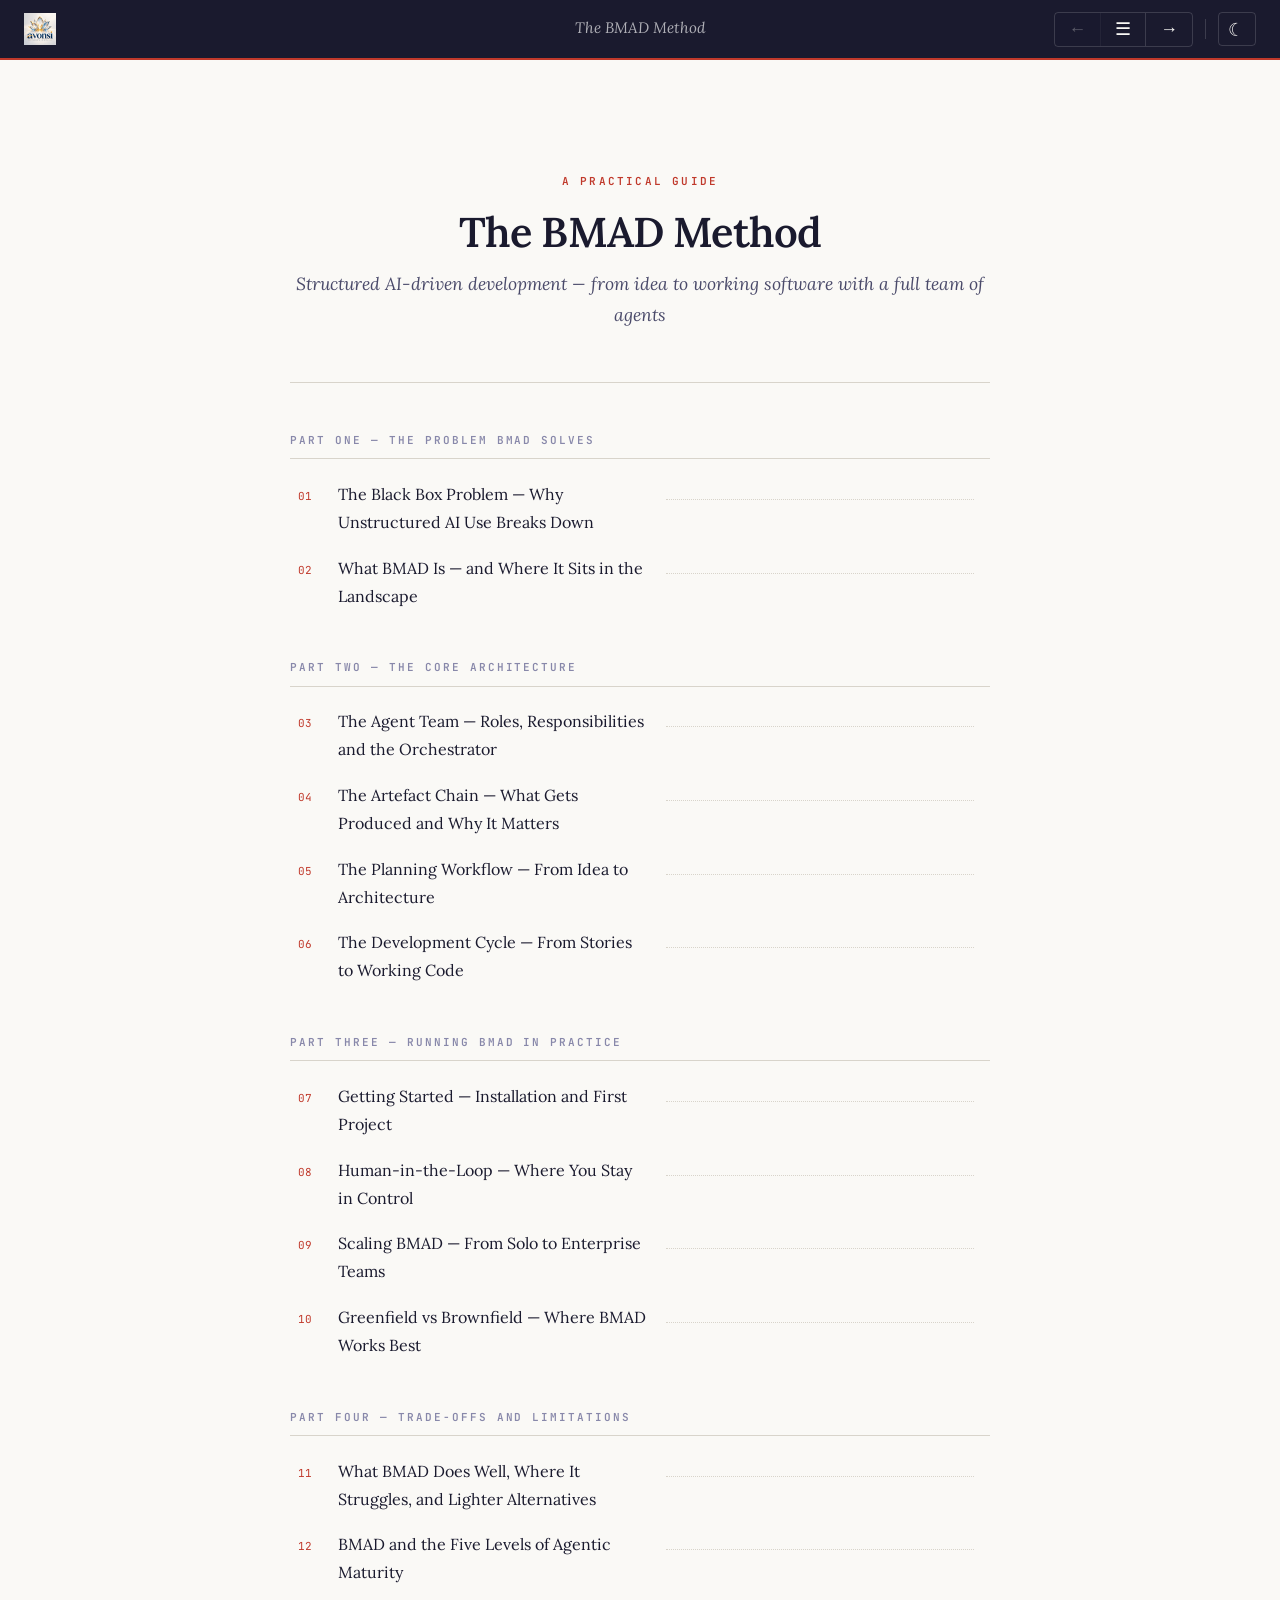
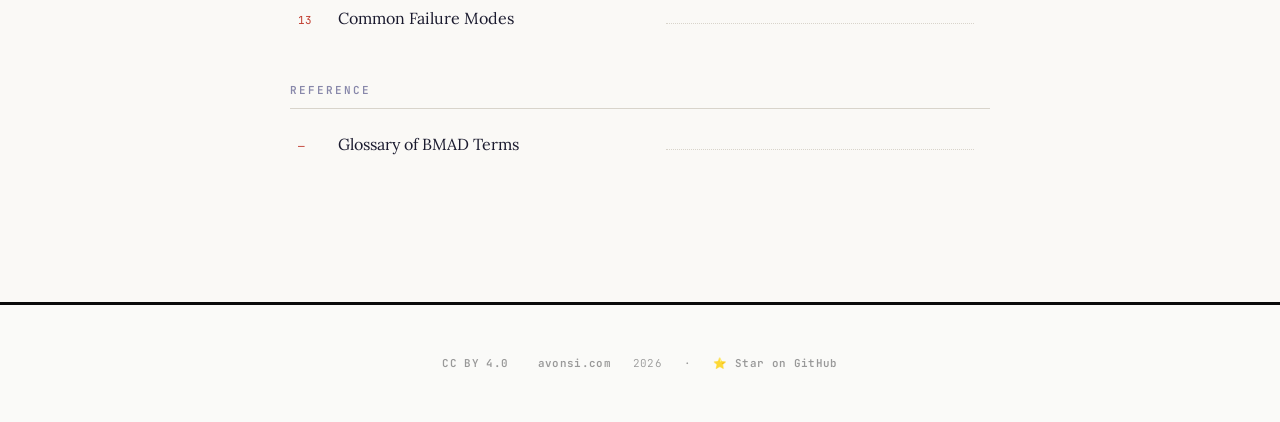
<file: guides/bmad/index.html>
<!DOCTYPE html>
<html lang="en">
<head>
<meta charset="UTF-8">
<meta name="viewport" content="width=device-width, initial-scale=1.0">
<title>The BMAD Method — A Practical Guide</title>
<link rel="preconnect" href="https://fonts.googleapis.com">
<link href="https://fonts.googleapis.com/css2?family=Lora:ital,wght@0,400;0,600;1,400&family=Source+Sans+3:wght@300;400;600&family=JetBrains+Mono:wght@400&display=swap" rel="stylesheet">
<link rel="stylesheet" href="../../assets/style.css?v=1.1">
<link rel="stylesheet" href="../../assets/guide.css?v=1.1">
<script src="../../assets/components.js?v=1.1" defer></script>
<script src="../../assets/guide.js?v=1.1" defer></script>

<meta name="description" content="Why unstructured AI-assisted development creates new problems faster than it solves old ones">
<meta name="keywords" content="agentic engineering, LLM, AI, software development, DDD, BMAD, Attractor, design, architecture, brownfield, enterprise">
<meta name="author" content="Avonsi Services">

<!-- Open Graph / Facebook -->
<meta property="og:type" content="article">
<meta property="og:url" content="https://avonsiservices.github.io/guides/bmad/">
<meta property="og:title" content="The BMAD Method — A Practical Guide">
<meta property="og:description" content="Why unstructured AI-assisted development creates new problems faster than it solves old ones">
<meta property="og:image" content="https://avonsiservices.github.io/assets/logo.png?v=2">

<!-- Twitter -->
<meta property="twitter:card" content="summary_large_image">
<meta property="twitter:url" content="https://avonsiservices.github.io/guides/bmad/">
<meta property="twitter:title" content="The BMAD Method — A Practical Guide">
<meta property="twitter:description" content="Why unstructured AI-assisted development creates new problems faster than it solves old ones">
<meta property="twitter:image" content="https://avonsiservices.github.io/assets/logo.png?v=2">

</head>
<body>

<guide-header title="The BMAD Method"></guide-header>

<div class="guide-page active" id="page-0">
  <div class="toc-header">
    <div class="toc-label">A Practical Guide</div>
    <h1>The BMAD Method</h1>
    <p class="subtitle">Structured AI-driven development — from idea to working software with a full team of agents</p>
  </div>
  <div class="toc-part">
    <div class="toc-part-label">Part One — The Problem BMAD Solves</div>
    <div class="toc-item" onclick="showPage(1)"><span class="toc-num">01</span><span class="toc-name">The Black Box Problem — Why Unstructured AI Use Breaks Down</span><span class="toc-dots"></span></div>
    <div class="toc-item" onclick="showPage(2)"><span class="toc-num">02</span><span class="toc-name">What BMAD Is — and Where It Sits in the Landscape</span><span class="toc-dots"></span></div>
  </div>
  <div class="toc-part">
    <div class="toc-part-label">Part Two — The Core Architecture</div>
    <div class="toc-item" onclick="showPage(3)"><span class="toc-num">03</span><span class="toc-name">The Agent Team — Roles, Responsibilities and the Orchestrator</span><span class="toc-dots"></span></div>
    <div class="toc-item" onclick="showPage(4)"><span class="toc-num">04</span><span class="toc-name">The Artefact Chain — What Gets Produced and Why It Matters</span><span class="toc-dots"></span></div>
    <div class="toc-item" onclick="showPage(5)"><span class="toc-num">05</span><span class="toc-name">The Planning Workflow — From Idea to Architecture</span><span class="toc-dots"></span></div>
    <div class="toc-item" onclick="showPage(6)"><span class="toc-num">06</span><span class="toc-name">The Development Cycle — From Stories to Working Code</span><span class="toc-dots"></span></div>
  </div>
  <div class="toc-part">
    <div class="toc-part-label">Part Three — Running BMAD in Practice</div>
    <div class="toc-item" onclick="showPage(7)"><span class="toc-num">07</span><span class="toc-name">Getting Started — Installation and First Project</span><span class="toc-dots"></span></div>
    <div class="toc-item" onclick="showPage(8)"><span class="toc-num">08</span><span class="toc-name">Human-in-the-Loop — Where You Stay in Control</span><span class="toc-dots"></span></div>
    <div class="toc-item" onclick="showPage(9)"><span class="toc-num">09</span><span class="toc-name">Scaling BMAD — From Solo to Enterprise Teams</span><span class="toc-dots"></span></div>
    <div class="toc-item" onclick="showPage(10)"><span class="toc-num">10</span><span class="toc-name">Greenfield vs Brownfield — Where BMAD Works Best</span><span class="toc-dots"></span></div>
  </div>
  <div class="toc-part">
    <div class="toc-part-label">Part Four — Trade-offs and Limitations</div>
    <div class="toc-item" onclick="showPage(11)"><span class="toc-num">11</span><span class="toc-name">What BMAD Does Well, Where It Struggles, and Lighter Alternatives</span><span class="toc-dots"></span></div>
    <div class="toc-item" onclick="showPage(12)"><span class="toc-num">12</span><span class="toc-name">BMAD and the Five Levels of Agentic Maturity</span><span class="toc-dots"></span></div>
    <div class="toc-item" onclick="showPage(13)"><span class="toc-num">13</span><span class="toc-name">Common Failure Modes</span><span class="toc-dots"></span></div>
  </div>
  <div class="toc-part">
    <div class="toc-part-label">Reference</div>
    <div class="toc-item" onclick="showPage(14)"><span class="toc-num">—</span><span class="toc-name">Glossary of BMAD Terms</span><span class="toc-dots"></span></div>
  </div>
</div>

<div class="guide-page" id="page-1">
  <div class="part-header"><div class="part-num">Part One</div><h2>The Problem BMAD Solves</h2><p>Why unstructured AI-assisted development creates new problems faster than it solves old ones</p></div>
  <div class="chapter-eyebrow">Chapter 1</div>
  <span class="chapter-number">01</span>
  <h1 class="chapter-title">The Black Box Problem — Why Unstructured AI Use Breaks Down</h1>
  <p class="chapter-intro">Every team that starts using AI coding assistants goes through the same arc. The first demos are impressive. Velocity feels like it's climbing. Then, three months in, something changes. The codebase is harder to understand than before. Nobody is quite sure what the AI actually built or why. Reviews are slower because reviewers can't tell whether the code is right or just plausible. The promised acceleration has produced something harder to govern than what came before.</p>
  <h2>The Abstraction Without Control Problem</h2>
  <p>Natural language prompts accelerate output. That's real. But they also hide something important: intent, decision history, and constraints. When a developer asks an AI to "build a user authentication flow," the AI makes dozens of decisions — which library, which pattern, which error handling approach, which security assumptions. Those decisions aren't visible. They're embedded in the code, undocumented, unknown to anyone who didn't watch the session.</p>
  <p>Six months later, a new team member tries to extend the authentication system. They don't know why certain decisions were made. The AI that built it isn't available to explain. The code works, but it's a black box. Modifications break things in unexpected ways.</p>
  <div class="callout"><div class="callout-label">The Core Risk</div><p>Unstructured AI-assisted development is fast at the front end and expensive at the back end. The cost of understanding, maintaining, and extending black-box AI-generated code compounds over time. <strong>Speed without structure is a loan, not a gain.</strong> BMAD is designed to capture the speed while paying down the structural debt in real time.</p></div>
  <h2>The Context Loss Problem</h2>
  <p>AI models have no memory between sessions. A developer who spent two days working with an AI on a complex feature starts the next session from scratch — re-explaining the architecture, the constraints, the decisions already made. In multi-person teams this compounds: Developer A works with the AI on the data layer, Developer B on the API layer. Each AI session carries only that developer's context. When the layers need to integrate, the gaps become visible and expensive.</p>
  <h2>The Planning Inconsistency Problem</h2>
  <p>Traditional agile development has a planning phase that produces shared documentation the whole team works from. AI-assisted development tends to collapse this phase. The temptation is to jump straight to implementation. The result is implementation without shared understanding — the documentation was serving a purpose, creating alignment before the work begins, and skipping it defers that cost to the point where misalignment becomes visible in running code.</p>
  <h2>What a Structured Approach Needs to Provide</h2>
  <p>Any framework that addresses these problems needs to do three things. Preserve context across sessions. Produce explicit artefacts that document what was decided and why. Maintain the planning disciplines — requirements, architecture, story-level specifications — that create shared understanding before implementation begins. BMAD attempts to provide all three through a multi-agent architecture that mirrors a real development team.</p>
  <hr class="section-rule">
  <p style="color: var(--guide-ink-faint);font-size:.9rem;font-style:italic;">Next: what BMAD is, where it came from, and where it sits in the broader agentic development landscape.</p>
</div>

<div class="guide-page" id="page-2">
  <div class="chapter-eyebrow">Chapter 2</div>
  <span class="chapter-number">02</span>
  <h1 class="chapter-title">What BMAD Is — and Where It Sits in the Landscape</h1>
  <p class="chapter-intro">BMAD stands for Breakthrough Method for Agile AI-Driven Development. It's an open-source framework that structures AI-assisted development around a team of specialised agent personas, a defined sequence of planning artefacts, and explicit handoff points between agents — with human oversight built into every significant transition.</p>
  <h2>Origin and Character</h2>
  <p>BMAD was created by the community around BMad Code and has grown rapidly since its first public release. By version 6 — the current iteration at time of writing — it has accumulated over 120,000 views on its masterclass content and a significant practitioner community contributing agent definitions, workflow templates, and expansion packs for specific domains.</p>
  <p>At its core BMAD is a set of carefully crafted text files — Markdown and YAML — that define agent personas, workflow sequences, and artefact templates. There is no proprietary runtime, no cloud service, no vendor lock-in. BMAD works with any AI coding assistant that supports custom system prompts or project context. Claude Code is the recommended tool, but it runs equally well in Cursor, VSCode, or similar environments.</p>
  <div class="callout"><div class="callout-label">BMAD — Definition</div><p><strong>BMAD (Breakthrough Method for Agile AI-Driven Development):</strong> An open-source multi-agent framework that structures AI-assisted software development through specialised agent personas, a defined planning artefact chain, and explicit human-in-the-loop review gates. Unlike general AI coding assistants, BMAD orchestrates the entire development lifecycle — from requirements through architecture, story generation, implementation, and testing — producing versioned, auditable artefacts at each stage.</p></div>
  <h2>The Agile Parallel — and Where It Differs</h2>
  <p>BMAD mirrors the structure of a traditional agile team deliberately. There's an Analyst, a Product Manager, an Architect, a Scrum Master, Developers, and a QA role. The workflow follows the familiar agile sequence: requirements → architecture → stories → implementation → testing. The difference is that in BMAD these roles are AI agents rather than humans. Not instead of humans — BMAD is explicitly human-in-the-loop — but the cognitive work of requirements analysis, architectural design, story decomposition, and code generation is done by agents, with humans in the review and direction role.</p>
  <h2>Where It Sits in the Five Levels</h2>
  <p>Dan Shapiro's five-level maturity framework provides a useful reference point. Level 1 is AI as autocomplete. Level 2 is AI as a capable pair programmer. Level 3 is AI completing well-defined tasks autonomously. Level 4 is the human as architect and spec writer. Level 5 is the lights-out software factory. BMAD targets Level 3 to Level 4 — the range where teams are ready to delegate significant portions of the development lifecycle to agents but still need human oversight at key decision points.</p>
  <div class="diagram-wrap">
    <svg class="diagram" viewBox="0 0 660 170" xmlns="http://www.w3.org/2000/svg">
      <text x="330" y="18" text-anchor="middle" font-family="Source Sans 3,sans-serif" font-size="11" fill="#8888aa" letter-spacing="1" font-weight="600">BMAD IN THE FIVE-LEVEL MATURITY FRAMEWORK</text>
      <rect x="20" y="36" width="100" height="50" rx="5" fill="#f4f1ea" stroke="#d8d4cb" stroke-width="1.5"/>
      <text x="70" y="58" text-anchor="middle" font-family="Source Sans 3,sans-serif" font-size="10" fill="#8888aa" font-weight="600">LEVEL 1</text>
      <text x="70" y="74" text-anchor="middle" font-family="Source Sans 3,sans-serif" font-size="9" fill="#8888aa">Autocomplete</text>
      <rect x="135" y="36" width="100" height="50" rx="5" fill="#f4f1ea" stroke="#d8d4cb" stroke-width="1.5"/>
      <text x="185" y="58" text-anchor="middle" font-family="Source Sans 3,sans-serif" font-size="10" fill="#8888aa" font-weight="600">LEVEL 2</text>
      <text x="185" y="74" text-anchor="middle" font-family="Source Sans 3,sans-serif" font-size="9" fill="#8888aa">Pair Programmer</text>
      <rect x="250" y="30" width="115" height="62" rx="5" fill="#1a1a2e" stroke="#c0392b" stroke-width="2.5"/>
      <text x="307" y="53" text-anchor="middle" font-family="Source Sans 3,sans-serif" font-size="10" fill="white" font-weight="600">LEVEL 3</text>
      <text x="307" y="69" text-anchor="middle" font-family="Source Sans 3,sans-serif" font-size="9" fill="rgba(255,255,255,.8)">Autonomous Tasks</text>
      <text x="307" y="83" text-anchor="middle" font-family="Source Sans 3,sans-serif" font-size="9" fill="#c0392b" font-weight="600">← BMAD</text>
      <rect x="380" y="30" width="115" height="62" rx="5" fill="#1a1a2e" stroke="#c0392b" stroke-width="2.5"/>
      <text x="437" y="53" text-anchor="middle" font-family="Source Sans 3,sans-serif" font-size="10" fill="white" font-weight="600">LEVEL 4</text>
      <text x="437" y="69" text-anchor="middle" font-family="Source Sans 3,sans-serif" font-size="9" fill="rgba(255,255,255,.8)">Human as Architect</text>
      <text x="437" y="83" text-anchor="middle" font-family="Source Sans 3,sans-serif" font-size="9" fill="#c0392b" font-weight="600">← BMAD</text>
      <rect x="510" y="36" width="130" height="50" rx="5" fill="#f4f1ea" stroke="#d8d4cb" stroke-width="1.5"/>
      <text x="575" y="58" text-anchor="middle" font-family="Source Sans 3,sans-serif" font-size="10" fill="#8888aa" font-weight="600">LEVEL 5</text>
      <text x="575" y="74" text-anchor="middle" font-family="Source Sans 3,sans-serif" font-size="9" fill="#8888aa">Dark Factory</text>
      <line x1="250" y1="108" x2="495" y2="108" stroke="#c0392b" stroke-width="2"/>
      <line x1="250" y1="104" x2="250" y2="112" stroke="#c0392b" stroke-width="2"/>
      <line x1="495" y1="104" x2="495" y2="112" stroke="#c0392b" stroke-width="2"/>
      <text x="372" y="126" text-anchor="middle" font-family="Source Sans 3,sans-serif" font-size="11" fill="#c0392b" font-weight="600">BMAD operates here</text>
      <text x="330" y="152" text-anchor="middle" font-family="Source Sans 3,sans-serif" font-size="11" fill="#8888aa" font-style="italic">Structured autonomy with human oversight — the productive middle ground</text>
    </svg>
    <div class="diagram-caption">BMAD targets Levels 3–4: substantial agent autonomy over implementation, with humans in the planning, review, and direction roles.</div>
  </div>
  <h2>A Note on Maturity</h2>
  <p>BMAD is a community-developed, actively evolving framework. Version 6 introduces significant changes from earlier versions, and the project is explicit that further evolution is planned. The concepts and principles in this guide are stable. Specific file formats and commands are best verified against current documentation at the time of use.</p>
  <hr class="section-rule">
  <p style="color: var(--guide-ink-faint);font-size:.9rem;font-style:italic;">Next: the agent team — who the agents are, what each one does, and how the Orchestrator keeps them coordinated.</p>
</div>

<div class="guide-page" id="page-3">
  <div class="part-header"><div class="part-num">Part Two</div><h2>The Core Architecture</h2><p>Agents, artefacts, and the workflow that connects them</p></div>
  <div class="chapter-eyebrow">Chapter 3</div>
  <span class="chapter-number">03</span>
  <h1 class="chapter-title">The Agent Team — Roles, Responsibilities and the Orchestrator</h1>
  <p class="chapter-intro">BMAD's central idea is that a development project benefits from specialised roles — not because AI models are actually different in capability, but because giving an AI agent a specific persona, a defined scope of responsibility, and a precise set of output expectations produces better results than asking a general assistant to do everything.</p>
  <h2>Why Specialised Agents Work Better</h2>
  <p>When you ask a general AI assistant to "build a feature," it makes implicit decisions about requirements, architecture, implementation approach, and testing all at once. Those decisions interact with each other in ways that aren't always visible. BMAD's specialised agents enforce separation of concerns. The Analyst doesn't build code. The Architect doesn't write user stories. The Developer doesn't make product decisions. The discipline of separation keeps each output evaluable by a human reviewer who can hold the bounded scope of one agent's responsibility.</p>
  <h2>The Core Agent Roles</h2>
  <div class="agent-grid">
    <div class="agent-card"><div class="agent-role">Planning</div><div class="agent-name">Analyst</div><p class="agent-desc">Takes the initial project idea and produces a structured Project Brief. Asks clarifying questions, identifies assumptions, surfaces unknowns. First agent in the planning chain.</p></div>
    <div class="agent-card"><div class="agent-role">Planning</div><div class="agent-name">Product Manager</div><p class="agent-desc">Takes the Project Brief and produces a Product Requirements Document — functional requirements, user goals, scope boundaries, success criteria. The business specification layer.</p></div>
    <div class="agent-card"><div class="agent-role">Planning</div><div class="agent-name">Architect</div><p class="agent-desc">Takes the PRD and produces the technical architecture — technology choices, system design, component boundaries, integration patterns, non-functional requirements.</p></div>
    <div class="agent-card"><div class="agent-role">Delivery</div><div class="agent-name">Scrum Master</div><p class="agent-desc">Takes the PRD and Architecture and produces hyper-detailed Story Files — one per development task, each embedding full context, implementation guidance, and acceptance criteria.</p></div>
    <div class="agent-card"><div class="agent-role">Delivery</div><div class="agent-name">Developer</div><p class="agent-desc">Takes individual Story Files and implements them. Works from the Story File as the sole context source — not from the full conversation history or project documentation.</p></div>
    <div class="agent-card"><div class="agent-role">Delivery</div><div class="agent-name">QA</div><p class="agent-desc">Reviews implemented code against the story's acceptance criteria. Produces a structured review that the Developer can act on before the story is marked complete.</p></div>
    <div class="agent-card"><div class="agent-role">Coordination</div><div class="agent-name">Orchestrator</div><p class="agent-desc">The conductor of the whole system. Manages dependencies between agents, evaluates artefact quality before triggering the next agent, and coordinates parallel workstreams.</p></div>
    <div class="agent-card"><div class="agent-role">Optional</div><div class="agent-name">UX Designer</div><p class="agent-desc">For projects with significant interface work, produces UI/UX specifications — user flows, component designs, interaction patterns — that feed into the Developer's story context.</p></div>
  </div>
  <h2>The Orchestrator — The Most Important Role</h2>
  <p>In a human agile team, coordination is handled implicitly through standups, shared channels, and natural communication. Agents have none of this. Each agent session is isolated. Without explicit coordination, the Architect's decisions won't necessarily align with the PM's requirements, and the Developer's implementation won't match the Architect's design. The Orchestrator reads the output of each agent before passing it to the next, checks that requirements were addressed in the design, and prevents the cascade of failures that happen when incomplete artefacts propagate downstream.</p>
  <div class="callout"><div class="callout-label">Party Mode</div><p>BMAD includes a feature called Party Mode that brings multiple agent personas into a single session simultaneously. Instead of running agents sequentially, Party Mode allows the Analyst, PM, and Architect to discuss a problem together — the human facilitates a multi-agent conversation where each agent contributes from its own perspective. <strong>Think of it as a virtual architecture review board that you can convene in thirty seconds.</strong></p></div>
  <hr class="section-rule">
  <p style="color: var(--guide-ink-faint);font-size:.9rem;font-style:italic;">Next: the artefact chain — what each agent produces and why the chain matters for governance.</p>
</div>

<div class="guide-page" id="page-4">
  <div class="chapter-eyebrow">Chapter 4</div>
  <span class="chapter-number">04</span>
  <h1 class="chapter-title">The Artefact Chain — What Gets Produced and Why It Matters</h1>
  <p class="chapter-intro">BMAD's answer to the black box problem is explicit artefacts at every stage. Every agent produces a documented output that is reviewed and approved before the next agent begins. These artefacts are the governance mechanism — they make AI-assisted development auditable, extensible, and maintainable.</p>
  <h2>The Artefact Chain</h2>
  <div class="artefact-list">
    <div class="artefact-item"><span class="artefact-badge">BRIEF</span><span class="artefact-text"><strong>Project Brief</strong> — the Analyst's output. Structured summary of the project idea: what problem is being solved, for whom, with what constraints, and what unknowns need resolution. The foundation of the whole chain.</span></div>
    <div class="artefact-item"><span class="artefact-badge">PRD</span><span class="artefact-text"><strong>Product Requirements Document</strong> — the PM's output. Functional requirements, user goals, scope boundaries, success criteria. The business specification the Architect designs against.</span></div>
    <div class="artefact-item"><span class="artefact-badge">ARCH</span><span class="artefact-text"><strong>Architecture Document</strong> — the Architect's output. Technology choices, system design, component boundaries, data models, integration patterns, non-functional requirements. The technical specification the Scrum Master decomposes into stories.</span></div>
    <div class="artefact-item"><span class="artefact-badge">STORY</span><span class="artefact-text"><strong>Story Files</strong> — the Scrum Master's output. One file per development task. Each embeds the full context the Developer needs: architecture excerpts, acceptance criteria, implementation guidance, test requirements, and domain constraints.</span></div>
    <div class="artefact-item"><span class="artefact-badge">CODE</span><span class="artefact-text"><strong>Implementation</strong> — the Developer's output. Working code committed to version control with the story reference attached, creating a traceable link from business requirement to working code.</span></div>
    <div class="artefact-item"><span class="artefact-badge">QA</span><span class="artefact-text"><strong>QA Review</strong> — the QA agent's output. Structured assessment of implementation against the story's acceptance criteria. Issues categorised by severity, resolved by Developer before the story is marked complete.</span></div>
  </div>
  <h2>Why the Story File Is the Critical Artefact</h2>
  <p>Every artefact in the chain matters, but the Story File solves the context loss problem directly. When a Developer agent begins implementing a story, it doesn't have access to the full conversation history that produced the Brief, PRD, and Architecture. It starts cold, as every AI session does. The Story File compensates by embedding everything the Developer agent needs — not a summary, but the actual relevant excerpts from the architecture, specific acceptance criteria, and implementation constraints. A Developer agent working from a well-written Story File can produce correct, aligned code without needing access to anything else.</p>
  <div class="callout"><div class="callout-label">Artefacts Under Version Control</div><p>All BMAD artefacts — Brief, PRD, Architecture, Story Files — are stored in the project repository under version control alongside the code. When a developer needs to understand why a particular architectural choice was made six months later, the answer is in the repository. <strong>The artefacts are not documentation produced after the fact — they are the specification that produced the code.</strong></p></div>
  <div class="diagram-wrap">
    <svg class="diagram" viewBox="0 0 660 190" xmlns="http://www.w3.org/2000/svg">
      <text x="330" y="18" text-anchor="middle" font-family="Source Sans 3,sans-serif" font-size="11" fill="#8888aa" letter-spacing="1" font-weight="600">THE BMAD ARTEFACT CHAIN</text>
      <defs><marker id="arr-chain" markerWidth="8" markerHeight="8" refX="6" refY="3" orient="auto"><path d="M0,0 L0,6 L8,3 z" fill="#4a9068"/></marker></defs>
      <rect x="10" y="60" width="85" height="80" rx="6" fill="#1a1a2e"/>
      <text x="52" y="92" text-anchor="middle" font-family="JetBrains Mono,monospace" font-size="10" fill="#c0392b" font-weight="600">BRIEF</text>
      <text x="52" y="110" text-anchor="middle" font-family="Source Sans 3,sans-serif" font-size="9" fill="rgba(255,255,255,.7)">Analyst</text>
      <line x1="97" y1="100" x2="113" y2="100" stroke="#4a9068" stroke-width="2" marker-end="url(#arr-chain)"/>
      <rect x="115" y="60" width="85" height="80" rx="6" fill="#1a1a2e"/>
      <text x="157" y="92" text-anchor="middle" font-family="JetBrains Mono,monospace" font-size="10" fill="#c0392b" font-weight="600">PRD</text>
      <text x="157" y="110" text-anchor="middle" font-family="Source Sans 3,sans-serif" font-size="9" fill="rgba(255,255,255,.7)">Product Mgr</text>
      <line x1="202" y1="100" x2="218" y2="100" stroke="#4a9068" stroke-width="2" marker-end="url(#arr-chain)"/>
      <rect x="220" y="60" width="85" height="80" rx="6" fill="#1a1a2e"/>
      <text x="262" y="92" text-anchor="middle" font-family="JetBrains Mono,monospace" font-size="10" fill="#c0392b" font-weight="600">ARCH</text>
      <text x="262" y="110" text-anchor="middle" font-family="Source Sans 3,sans-serif" font-size="9" fill="rgba(255,255,255,.7)">Architect</text>
      <line x1="307" y1="100" x2="323" y2="100" stroke="#4a9068" stroke-width="2" marker-end="url(#arr-chain)"/>
      <rect x="325" y="60" width="85" height="80" rx="6" fill="#1a1a2e"/>
      <text x="367" y="88" text-anchor="middle" font-family="JetBrains Mono,monospace" font-size="10" fill="#c0392b" font-weight="600">STORY</text>
      <text x="367" y="104" text-anchor="middle" font-family="JetBrains Mono,monospace" font-size="10" fill="#c0392b" font-weight="600">FILES</text>
      <text x="367" y="122" text-anchor="middle" font-family="Source Sans 3,sans-serif" font-size="9" fill="rgba(255,255,255,.7)">Scrum Master</text>
      <line x1="412" y1="100" x2="428" y2="100" stroke="#4a9068" stroke-width="2" marker-end="url(#arr-chain)"/>
      <rect x="430" y="60" width="85" height="80" rx="6" fill="#4a9068"/>
      <text x="472" y="92" text-anchor="middle" font-family="JetBrains Mono,monospace" font-size="10" fill="white" font-weight="600">CODE</text>
      <text x="472" y="110" text-anchor="middle" font-family="Source Sans 3,sans-serif" font-size="9" fill="rgba(255,255,255,.85)">Developer</text>
      <line x1="517" y1="100" x2="533" y2="100" stroke="#4a9068" stroke-width="2" marker-end="url(#arr-chain)"/>
      <rect x="535" y="60" width="115" height="80" rx="6" fill="#eef4f0" stroke="#4a9068" stroke-width="1.5"/>
      <text x="592" y="92" text-anchor="middle" font-family="JetBrains Mono,monospace" font-size="10" fill="#4a9068" font-weight="600">QA REVIEW</text>
      <text x="592" y="110" text-anchor="middle" font-family="Source Sans 3,sans-serif" font-size="9" fill="#4a4a6a">QA agent</text>
      <text x="157" y="46" text-anchor="middle" font-family="Source Sans 3,sans-serif" font-size="9" fill="#c0392b">👤 human review</text>
      <text x="367" y="46" text-anchor="middle" font-family="Source Sans 3,sans-serif" font-size="9" fill="#c0392b">👤 human review</text>
      <text x="330" y="170" text-anchor="middle" font-family="Source Sans 3,sans-serif" font-size="11" fill="#8888aa" font-style="italic">All artefacts stored in version control alongside the code</text>
    </svg>
    <div class="diagram-caption">The BMAD artefact chain. Human review gates sit between major phases.</div>
  </div>
  <hr class="section-rule">
  <p style="color: var(--guide-ink-faint);font-size:.9rem;font-style:italic;">Next: the planning workflow in detail — how the Brief becomes a PRD becomes an Architecture.</p>
</div>

<div class="guide-page" id="page-5">
  <div class="chapter-eyebrow">Chapter 5</div>
  <span class="chapter-number">05</span>
  <h1 class="chapter-title">The Planning Workflow — From Idea to Architecture</h1>
  <p class="chapter-intro">The planning phase is where BMAD's value is most clearly different from unstructured AI-assisted development. Instead of jumping from idea to implementation, BMAD runs the idea through a structured sequence of agents that progressively refine it into a precise specification. By the time the first line of code is written, the what and the how are already explicit and approved.</p>
  <h2>Step 1 — Brief Creation with the Analyst</h2>
  <p>The process begins with a conversation between the human and the Analyst agent. The human describes the project idea — as loosely or as precisely as they have it. The Analyst asks the questions that surface what the human hasn't said yet: who is this for, what problem does it solve, what does success look like, what are the constraints, what is explicitly out of scope? The Analyst produces a Project Brief. The human reviews and approves it before the PM agent begins. Brief creation typically takes thirty to sixty minutes. Teams that skip it consistently produce requirements that answer questions the business didn't ask and miss questions it needed answered.</p>
  <h2>Step 2 — PRD Creation with the Product Manager</h2>
  <p>The PM agent takes the approved Brief and produces the Product Requirements Document. A well-constructed BMAD PRD is not a list of features — it's a structured argument: here are the users, here are their goals, here are the conditions under which the system succeeds, here are the things explicitly out of scope. The human reviews the PRD carefully before approving it. This is the most important review in the planning chain. Requirements that are wrong or incomplete at this stage propagate through the architecture and into the stories. Catching them here costs an edit to a Markdown document. Catching them after implementation costs a rework cycle.</p>
  <h2>Step 3 — Architecture with the Architect</h2>
  <p>The Architect agent takes the approved PRD and produces the Architecture Document covering technology decisions, system components, data models, integration patterns, and non-functional requirements. Without this document, every Developer agent session makes independent architectural decisions. With it, every Developer agent works from the same explicit technical specification — producing a codebase that is internally consistent not because the AI is magically aligned, but because it's working from a shared blueprint.</p>
  <div class="callout"><div class="callout-label">The Architecture Document as Context Package</div><p>The Architecture Document in BMAD is structurally identical to the context package concept in advanced agentic development. It answers the questions an agent needs answered before it can work correctly: what patterns to use, what to name things, what constraints apply. <strong>The quality of the Architecture Document is the leading indicator of output quality.</strong> A poorly written one produces inconsistent, misaligned code — not because the Developer agent is bad, but because it was given an incomplete operating environment.</p></div>
  <h2>Capturing Architectural Decisions — ADRs as Part of the Harness</h2>
  <p>Every significant decision the Architect agent makes during the Architecture session should produce an Architectural Decision Record — a short, immutable document capturing the decision, the context, the alternatives considered, and the rationale. Martin Fowler defines an ADR as a document that, once accepted, should never be modified — only superseded by a new ADR with a link back. The immutability is the point. An ADR is a permanent record of what was decided and why, not a living document that gets updated as thinking changes.</p>
  <p>In a BMAD workflow, ADR generation is straightforward because the human review gate already exists at the Architecture session. The Architect agent proposes the Architecture Document. The human reviews and approves it. ADRs are generated as part of that approval — one per significant architectural decision, committed to <code>docs/adr/</code> alongside the code. The "Decided by" field carries both the agent and the human approver, making the governance chain explicit.</p>
  <div class="callout"><div class="callout-label">ADR Format for BMAD Sessions</div><p>
  <strong>ADR-NNNN: [Decision title]</strong><br>
  <strong>Status:</strong> Accepted | Superseded by ADR-MMMM<br>
  <strong>Date:</strong> YYYY-MM-DD<br>
  <strong>Decided by:</strong> Architect agent, BMAD session [N]<br>
  <strong>Human approved:</strong> [Name], [Date]<br><br>
  <strong>Context:</strong> What situation required this decision?<br>
  <strong>Decision:</strong> What was decided, stated precisely.<br>
  <strong>Alternatives considered:</strong> What else was evaluated and why it was rejected.<br>
  <strong>Consequences:</strong> What this decision enables, constrains, or requires.<br>
  <strong>Supersedes:</strong> ADR-MMMM (if replacing a prior decision)<br><br>
  Commit to <code>docs/adr/</code>. Never edit after acceptance. Supersede with a new ADR when the decision changes.</p></div>
  <h2>ADRs as Harness Input — Closing the Loop</h2>
  <p>ADRs are not just a governance record — they are a harness component. Every subsequent agent session that touches the same codebase should load the ADR log as context. The Developer agent implementing a Story File should know which architectural decisions constrain its choices. The QA agent reviewing output should know which decisions were made and why, so it can flag violations rather than accepting structurally wrong code that passes functional tests.</p>
  <p>In CLAUDE.md or AGENTS.md, add a standing instruction: "Before beginning any implementation task, read <code>docs/adr/</code> and apply all accepted ADRs as constraints. If your implementation would violate an accepted ADR, stop and raise it as a question rather than proceeding." This transforms the ADR log from a passive record into an active harness constraint — enforcing architectural consistency across every agent session without requiring a human to repeat the architectural reasoning each time.</p>
  <p>For application support projects specifically, the ADR log is the most valuable single artefact in the harness. When the support agent is investigating a change, it loads the ADR log and immediately understands which decisions are active, which were superseded and why, and which constraints apply to the change it is about to make. The ADR log is the institutional memory that survives developer turnover, system migrations, and the passage of time.</p>
  <hr class="section-rule">
  <p style="color: var(--guide-ink-faint);font-size:.9rem;font-style:italic;">Next: the development cycle — from stories to working code.</p>
</div>

<div class="guide-page" id="page-6">
  <div class="chapter-eyebrow">Chapter 6</div>
  <span class="chapter-number">06</span>
  <h1 class="chapter-title">The Development Cycle — From Stories to Working Code</h1>
  <p class="chapter-intro">With the planning artefacts approved, the development cycle begins. This is where BMAD shifts from a planning framework to an execution framework — and where the design of the Story File becomes the critical quality lever.</p>
  <h2>Story Generation with the Scrum Master</h2>
  <p>The Scrum Master agent takes the PRD and Architecture Document and decomposes the work into Story Files — one per development task. A well-decomposed story set has clear sequencing, explicit dependency mapping, and stories sized for a single focused implementation session. Each story is a complete specification: what to build, how it should work, what it should integrate with, and how to verify correctness. The Developer agent should be able to implement the story from the Story File alone.</p>
  <h2>The Story File Format</h2>
  <p>A BMAD Story File is a structured Markdown document containing: a brief description of what the story builds, relevant architecture excerpts, specific acceptance criteria, implementation notes (suggested approach, libraries to use, patterns to follow, anti-patterns to avoid), test requirements, and domain context. The structured format matters. Unstructured stories produce variable results because the Developer agent has to make interpretive decisions that should have been made in the planning phase.</p>
  <h2>Implementation with the Developer Agent</h2>
  <p>The Developer agent takes a single Story File and implements it. The session is deliberately scoped to one story — preventing context window bloat and implementation drift from the specification. If the Story File is complete and precise, the implementation follows naturally. If it has gaps, the Developer agent fills them with its best guess — which may be plausible and wrong. Story File quality is implementation output quality.</p>
  <h2>QA Review</h2>
  <p>After implementation, the QA agent reviews the code against the story's acceptance criteria — asking whether the implementation does what the story said it should, not whether the code is internally elegant. Issues are categorised by severity and returned to the Developer for resolution before the story is marked complete.</p>
  <div class="diagram-wrap">
    <svg class="diagram" viewBox="0 0 660 230" xmlns="http://www.w3.org/2000/svg">
      <text x="330" y="18" text-anchor="middle" font-family="Source Sans 3,sans-serif" font-size="11" fill="#8888aa" letter-spacing="1" font-weight="600">THE BMAD DEVELOPMENT CYCLE</text>
      <defs>
        <marker id="arr-dev" markerWidth="8" markerHeight="8" refX="6" refY="3" orient="auto"><path d="M0,0 L0,6 L8,3 z" fill="#1a1a2e"/></marker>
        <marker id="arr-green2" markerWidth="8" markerHeight="8" refX="6" refY="3" orient="auto"><path d="M0,0 L0,6 L8,3 z" fill="#4a9068"/></marker>
        <marker id="arr-red3" markerWidth="8" markerHeight="8" refX="6" refY="3" orient="auto"><path d="M0,0 L0,6 L8,3 z" fill="#c0392b"/></marker>
      </defs>
      <rect x="20" y="90" width="130" height="60" rx="8" fill="#1a1a2e"/>
      <text x="85" y="114" text-anchor="middle" font-family="Source Sans 3,sans-serif" font-size="12" fill="white" font-weight="600">Scrum Master</text>
      <text x="85" y="132" text-anchor="middle" font-family="Source Sans 3,sans-serif" font-size="10" fill="rgba(255,255,255,.7)">Story decomposition</text>
      <rect x="195" y="60" width="110" height="120" rx="8" fill="#f4f1ea" stroke="#d8d4cb" stroke-width="1.5"/>
      <text x="250" y="85" text-anchor="middle" font-family="JetBrains Mono,monospace" font-size="10" fill="#c0392b" font-weight="600">STORY 1</text>
      <text x="250" y="103" text-anchor="middle" font-family="JetBrains Mono,monospace" font-size="10" fill="#c0392b" font-weight="600">STORY 2</text>
      <text x="250" y="121" text-anchor="middle" font-family="JetBrains Mono,monospace" font-size="10" fill="#c0392b" font-weight="600">STORY 3</text>
      <text x="250" y="139" text-anchor="middle" font-family="JetBrains Mono,monospace" font-size="10" fill="#c0392b" font-weight="600">STORY 4</text>
      <text x="250" y="163" text-anchor="middle" font-family="Source Sans 3,sans-serif" font-size="9" fill="#8888aa">sequenced queue</text>
      <line x1="152" y1="120" x2="193" y2="120" stroke="#1a1a2e" stroke-width="2" marker-end="url(#arr-dev)"/>
      <rect x="350" y="90" width="130" height="60" rx="8" fill="#4a9068"/>
      <text x="415" y="114" text-anchor="middle" font-family="Source Sans 3,sans-serif" font-size="12" fill="white" font-weight="600">Developer Agent</text>
      <text x="415" y="132" text-anchor="middle" font-family="Source Sans 3,sans-serif" font-size="10" fill="rgba(255,255,255,.8)">one story per session</text>
      <line x1="307" y1="120" x2="348" y2="120" stroke="#4a9068" stroke-width="2" marker-end="url(#arr-green2)"/>
      <rect x="525" y="90" width="115" height="60" rx="8" fill="#eef4f0" stroke="#4a9068" stroke-width="1.5"/>
      <text x="582" y="114" text-anchor="middle" font-family="Source Sans 3,sans-serif" font-size="12" fill="#1d3d2a" font-weight="600">QA Agent</text>
      <text x="582" y="132" text-anchor="middle" font-family="Source Sans 3,sans-serif" font-size="10" fill="#4a9068">reviews output</text>
      <line x1="482" y1="120" x2="523" y2="120" stroke="#4a9068" stroke-width="2" marker-end="url(#arr-green2)"/>
      <path d="M 582 152 Q 582 190 415 190 Q 415 175 415 152" fill="none" stroke="#c0392b" stroke-width="1.5" stroke-dasharray="5,3" marker-end="url(#arr-red3)"/>
      <text x="498" y="208" text-anchor="middle" font-family="Source Sans 3,sans-serif" font-size="10" fill="#c0392b" font-style="italic">issues returned for fix</text>
    </svg>
    <div class="diagram-caption">The BMAD development cycle. Scrum Master produces a sequenced story queue. Developer picks one story at a time. QA reviews each implementation before the next story begins.</div>
  </div>
  <hr class="section-rule">
  <p style="color: var(--guide-ink-faint);font-size:.9rem;font-style:italic;">Next: getting started — what you need to install and how to run your first BMAD project.</p>
</div>

<div class="guide-page" id="page-7">
  <div class="part-header"><div class="part-num">Part Three</div><h2>Running BMAD in Practice</h2><p>Installation, human oversight, scaling, and where BMAD works best</p></div>
  <div class="chapter-eyebrow">Chapter 7</div>
  <span class="chapter-number">07</span>
  <h1 class="chapter-title">Getting Started — Installation and First Project</h1>
  <p class="chapter-intro">BMAD is intentionally easy to install. The framework is a set of text files — no proprietary runtime, no cloud service, no complex infrastructure. The installation takes under a minute. The learning curve is in the workflow discipline, not the tooling.</p>
  <h2>Prerequisites</h2>
  <p>You need an AI coding assistant that supports custom system prompts or project-level context files. Claude Code is recommended — BMAD's agent definitions are optimised for Claude's instruction-following capabilities. Cursor, VSCode with Copilot, and similar environments also work. A Git repository is required for the project — version control is not optional if you want the governance benefits.</p>
  <h2>Installation</h2>
  <p>BMAD installs via its CLI. Running the installer asks a small number of configuration questions — which directory to use, which coding tools you're working with — and then writes agent definition files, workflow templates, and integration utilities to the project. The whole process takes approximately thirty seconds. After installation, the BMAD agent files sit alongside the project code in the repository — readable, editable, and version-controllable. Teams that want to customise agent behaviour for their domain do so by editing these files.</p>
  <div class="callout"><div class="callout-label">Start Small</div><p>BMAD's own documentation recommends starting with a low-risk pilot project rather than adopting the full framework on a critical deliverable. Run the complete workflow — Brief through QA — on a small, self-contained feature. Understand where the friction is and where the value is most visible before scaling. <strong>Teams that try to adopt BMAD on a high-stakes project before completing one full cycle typically find the framework adds overhead without adding confidence — because they're learning the workflow and managing delivery risk simultaneously.</strong></p></div>
  <h2>Choosing the Right Workflow</h2>
  <p>BMAD includes pre-built workflows for common project types: greenfield full-stack, greenfield service, brownfield feature addition, and others. Each workflow pre-configures the agent sequence and artefact templates for the project type. Choosing the right workflow saves significant configuration effort and produces better-structured artefacts because the templates are designed for the specific context.</p>
  <hr class="section-rule">
  <p style="color: var(--guide-ink-faint);font-size:.9rem;font-style:italic;">Next: human-in-the-loop — where you stay in control, and what good oversight looks like.</p>
</div>

<div class="guide-page" id="page-8">
  <div class="chapter-eyebrow">Chapter 8</div>
  <span class="chapter-number">08</span>
  <h1 class="chapter-title">Human-in-the-Loop — Where You Stay in Control</h1>
  <p class="chapter-intro">BMAD is explicit that human oversight is not optional — it's built into the architecture. The review gates between agents are the mechanism through which the human guides the project. Understanding what good oversight looks like at each gate is the difference between BMAD as a productivity tool and BMAD as a rubber-stamp machine.</p>
  <h2>The Three Critical Review Points</h2>
  <p>Of the multiple human review points in the BMAD workflow, three are most consequential. The first is the Brief review — where the human confirms the Analyst understood the project correctly. A Brief that miscaptures scope produces a PRD that answers the wrong questions. Five minutes of careful Brief review is worth hours of downstream rework.</p>
  <p>The second is the PRD review — the most important review in the chain. Requirements captured incorrectly propagate through the Architecture, the Stories, and into the code. The human reviewing the PRD should be asking: does this document accurately capture what we want to build? Is anything missing? Is the scope right?</p>
  <p>The third is the Architecture review. Technical decisions made here propagate into every Story File and every line of code. The human reviewing the Architecture needs enough technical judgment to evaluate whether the chosen approach is sound for the project's constraints. This is where BMAD requires the human to bring genuine expertise — the Architect agent can generate a plausible architecture, but only a technically competent human can determine whether it's the right one.</p>
  <div class="callout"><div class="callout-label">The Rubber Stamp Failure Mode</div><p>The most common BMAD failure is treating review gates as formalities — reading artefacts quickly and approving without genuine scrutiny. An agent that produces a plausible-but-wrong artefact that the human approves without reading has produced a wrong artefact with a human signature on it. <strong>The accountability is now yours.</strong> Review gates only add value when the human brings genuine scrutiny: reading carefully, asking whether anything is wrong, and making changes before approving.</p></div>
  <h2>What the Human Is Not Doing</h2>
  <p>In a well-running BMAD workflow, the human is not writing requirements documents, not designing system architecture, not decomposing stories, not writing boilerplate code, not running routine QA checks. These are agent responsibilities. The human is directing, reviewing, making judgment calls, and approving. The cognitive work has shifted from production to judgment — which is where senior experience delivers the most value.</p>
  <hr class="section-rule">
  <p style="color: var(--guide-ink-faint);font-size:.9rem;font-style:italic;">Next: scaling BMAD from a solo developer to an enterprise team.</p>
</div>

<div class="guide-page" id="page-9">
  <div class="chapter-eyebrow">Chapter 9</div>
  <span class="chapter-number">09</span>
  <h1 class="chapter-title">Scaling BMAD — From Solo to Enterprise Teams</h1>
  <p class="chapter-intro">BMAD was designed to scale. The same framework that a solo developer uses to build a personal project is the framework an enterprise team uses to coordinate parallel development streams. The agents and artefacts are the same — the coordination layer changes.</p>
  <h2>Solo Developer</h2>
  <p>The solo developer runs all agents personally — one session at a time, moving through the workflow sequentially. The overhead of switching between agent personas is real but manageable. The benefit is a structured artefact trail for a project that would otherwise have no documentation at all. For solo developers who've experienced the "what was I thinking six months ago?" problem, BMAD's artefact chain is the answer.</p>
  <h2>Small Team — Two to Five People</h2>
  <p>The planning phase can be shared: Analyst and PM sessions run with the full team's input before anyone begins implementation. The Architecture session involves the senior technical contributor in the review role. Story Files are distributed across team members — each developer picks up stories and runs their own Developer agent sessions. QA reviews can be done by a different team member than the one who implemented the story, preserving the review independence that gives QA its value.</p>
  <h2>Enterprise Team</h2>
  <p>At enterprise scale, BMAD's role boundaries map onto actual team roles. There may be a dedicated person responsible for running Analyst and PM sessions. Architect agent sessions are run by senior architects who provide domain expertise and review output with genuine technical judgment. Multiple development teams run parallel Developer agent sessions on non-dependent story queues. The Orchestrator role becomes genuinely important — with multiple parallel streams, the risk of inconsistency and conflicting implementation decisions grows. The Orchestrator monitors development streams, catches integration risks before they materialise, and ensures parallel work converges cleanly.</p>
  <div class="callout"><div class="callout-label">Scale-Adaptive Framework</div><p>BMAD v6 introduces a Scale-Adaptive Framework — the ability to move fluidly between solo prototyping and team-scale development without rewriting the approach. Planning depth adjusts to project complexity: a small feature gets a lightweight Brief and minimal PRD; a platform component gets the full treatment. <strong>This prevents the common failure of applying enterprise-grade overhead to small tasks, which kills productivity while adding no governance value.</strong></p></div>
  <hr class="section-rule">
  <p style="color: var(--guide-ink-faint);font-size:.9rem;font-style:italic;">Next: greenfield vs brownfield — where BMAD works best.</p>
</div>

<div class="guide-page" id="page-10">
  <div class="chapter-eyebrow">Chapter 10</div>
  <span class="chapter-number">10</span>
  <h1 class="chapter-title">Greenfield vs Brownfield — Where BMAD Works Best</h1>
  <p class="chapter-intro">BMAD's planning artefact chain assumes that the what and the how can be specified before implementation begins. This assumption holds cleanly for new development. It gets more complicated when the context is an existing codebase with its own history, technical debt, and implicit conventions.</p>
  <h2>Greenfield — BMAD's Natural Home</h2>
  <p>For new projects — full-stack applications, new services, new platforms — BMAD's workflow fits naturally. The Brief, PRD, and Architecture are created from scratch, unconstrained by existing decisions. The Architect agent can choose the right approach for the requirements rather than working around legacy choices. Story Files can be written with precise, consistent context because the codebase is being built to match the specification, not the other way around. BMAD's documented results are most impressive in greenfield contexts.</p>
  <h2>Brownfield — BMAD Adapts, But With More Effort</h2>
  <p>Adding features to an existing codebase is harder. The Architect agent needs to understand the existing system before designing a new component correctly. Story Files need to include context about existing code the Developer agent must integrate with. BMAD handles brownfield development through brownfield workflow templates, which include a codebase exploration step before the planning phase. The Architect agent reads the existing code — using a sub-agent to explore and summarise — before producing the Architecture Document for the new feature.</p>
  <p>The trade-off: brownfield BMAD requires more facilitator judgment than greenfield. The human reviewing the Architecture needs to know the existing codebase well enough to catch where the agent has misunderstood something, missed a constraint, or proposed an approach that conflicts with existing conventions. This is not a failure of the framework — it's the inevitable cost of adding structure to an unstructured legacy.</p>
  <div class="callout"><div class="callout-label">The Brownfield Readiness Principle</div><p>The BMAD brownfield workflow is only as good as the existing codebase's documentation. An undocumented legacy system gives the Architect agent nothing to work from except the code itself — which it can read, but slowly and imperfectly. <strong>The single most valuable investment before running BMAD on a brownfield project is generating architecture documentation from the existing codebase.</strong> Even an imperfect document is better than making the agent discover everything from scratch every session.</p></div>
  <hr class="section-rule">
  <p style="color: var(--guide-ink-faint);font-size:.9rem;font-style:italic;">Next: a realistic look of what BMAD does well and where it struggles.</p>
</div>

<div class="guide-page" id="page-11">
  <div class="part-header"><div class="part-num">Part Four</div><h2>Trade-offs and Limitations</h2><p>What BMAD actually delivers, where it sits in the maturity framework, and the failure modes to avoid</p></div>
  <div class="chapter-eyebrow">Chapter 11</div>
  <span class="chapter-number">11</span>
  <h1 class="chapter-title">What BMAD Does Well — and Where It Struggles</h1>
  <p class="chapter-intro">BMAD deserves realistic assessment rather than either enthusiastic promotion or reflexive scepticism. It solves real problems well. It also has genuine limitations that practitioners need to understand before committing to it.</p>
  <h2>What BMAD Does Well</h2>
  <p>The artefact chain is the strongest part of the framework. Teams that complete the full Brief-PRD-Architecture-Stories sequence before writing code consistently report fewer late-stage surprises, better requirements coverage, and codebases that are easier to understand and extend. This is not an AI-specific benefit — structured planning has always produced these results. BMAD makes structured planning faster by having agents do the drafting work, removing the friction that causes teams to skip it.</p>
  <p>The Story File approach to context management is genuinely innovative. Concentrating the relevant context for each development task into a single, structured document — rather than relying on the AI to reconstruct context from accumulated conversation history — produces more consistent implementation output. It's the right answer to the context loss problem.</p>
  <p>The governance output is valuable for enterprise contexts. Version-controlled artefacts tracing from business requirement to working code, with human approval at each stage, satisfy audit requirements in regulated industries in a way that unstructured AI-assisted development cannot.</p>
  <h2>Where BMAD Struggles</h2>
  <p>The framework overhead is real and not trivial. Running a complete Brief-PRD-Architecture-Stories cycle before writing a line of code takes time. For small features or quick fixes, the overhead exceeds the benefit. BMAD is a project-scale framework, not a task-scale framework. Using it for tasks it's not designed for makes it feel bureaucratic and counterproductive.</p>
  <p>Output quality is highly dependent on the quality of human inputs at each review gate. A team that treats review gates as formalities produces wrong artefacts with human signatures on them. The framework provides structure but can't compensate for human inattention at critical checkpoints.</p>
  <p>BMAD is also actively evolving. Version 6 is a significant change from earlier versions. Teams that adopt BMAD need to be prepared to adapt their workflows as the framework changes — manageable, but a real maintenance consideration.</p>
  <h2>Lighter Alternatives for Smaller Projects</h2>
  <p>BMAD is not the right tool for every situation. For a solo developer building a single feature, a personal project, or a short-lived script, the governance overhead is real and the benefit is thin. The agentic development landscape now includes lighter specification-driven tools that apply the same NLSpec principle with far less ceremony — and for smaller scope they are the more appropriate choice.</p>
  <p>The established of these is GitHub's spec-kit — an open-source toolkit maintained by GitHub, and supporting popular AI agent platforms including Claude Code, GitHub Copilot, Cursor, and Gemini CLI. Its workflow follows a four-phase cycle: Specify, Plan, Tasks, Implement — each producing a structured artefact the next phase consumes. The constitution.md file serves the same purpose as BMAD's project constraints — non-negotiable rules that every agent session must follow.</p>
  <p>Spec Kit has documented brownfield walkthroughs including an ASP.NET CMS on 307,000 lines of C# and a Jakarta EE Java runtime across 420,000 lines and 180 Maven modules. Its brownfield approach is to derive the constitution from the existing codebase — the agent reads the code exhaustively and builds its constraints from what it finds rather than from manual domain documentation. This works well for technical brownfield: existing architecture, existing patterns, existing technology decisions encoded in the code itself.</p>
  <p>What this approach does not reach is business domain brownfield — the implicit policies, the custom code extensions whose business rationale was never documented, the business rules that exist in people's heads rather than in any file the agent can read. That gap is what the domain context engineering approach in this series addresses. The two are complementary: Spec Kit derives technical constitution from code; domain-ctx.txt captures business domain knowledge from people. An enterprise brownfield project that combines both has a more complete picture than either approach provides alone.</p>
  <p>OpenSpec is a faster, more minimal alternative with a proposal-based workflow — change proposals rather than full specification cycles. Quicker to adopt, less community backing than Spec Kit at this stage. Agent OS by Builder Methods takes a different angle — focused on defining and injecting coding standards into every agent session rather than structuring the full development lifecycle. Worth watching as the approach matures.</p>
  <p>This is an incomplete list and a fast-moving space. New tools appear regularly, existing tools evolve significantly between versions, and community adoption signals shift quickly. The practical guidance is: evaluate based on current capability and community health at the time you choose, not on reputation built six months earlier. The principle — specification before execution — is stable. The tooling around it is not.</p>
  <p>The choice between BMAD and lighter alternatives comes down to project characteristics, not personal preference. Multiple contributors working on the same codebase over a long lifespan, regulated environments requiring audit trails, application support projects where change impact documentation is the deliverable — these favour BMAD's governance structure. A solo developer adding a feature to a personal project, a consultant building a quick proof of concept, a small team shipping a focused tool — these favour the lighter approach. The NLSpec discipline is the constant. The ceremony scales to context.</p>
  <hr class="section-rule">
  <p style="color: var(--guide-ink-faint);font-size:.9rem;font-style:italic;">Next: where BMAD sits in the five levels of agentic maturity.</p>
</div>

<div class="guide-page" id="page-12">
  <div class="chapter-eyebrow">Chapter 12</div>
  <span class="chapter-number">12</span>
  <h1 class="chapter-title">BMAD and the Five Levels of Agentic Maturity</h1>
  <p class="chapter-intro">BMAD is best understood in the context of where it sits on the journey from Level 1 autocomplete to Level 5 dark factory. It's a structured on-ramp to Level 3 and 4 — not the end destination for teams aiming at full agentic autonomy, but a significant and well-supported step in the right direction.</p>
  <h2>The Level 2 to Level 3 Gap</h2>
  <p>Most development teams currently operate at Level 1 or Level 2. Level 2 is using AI as a capable pair programmer — handing it well-defined tasks and reviewing the output. The jump from Level 2 to Level 3 is where most teams stall. The stall happens because Level 3 requires structured context management. At Level 2, the developer holds the context and the AI executes within it. At Level 3, the AI needs to maintain and use context across longer autonomous sessions. Without explicit context infrastructure, Level 3 attempts produce inconsistent results and erode trust.</p>
  <h2>BMAD as the Bridge</h2>
  <p>BMAD provides the explicit context infrastructure that Level 3 requires. The Architecture Document is the persistent context Developer agents work from. Story Files are the session-level context concentrating what each agent needs. The artefact chain ensures context is built progressively and consistently rather than reconstructed from scratch in each session. For teams at Level 2 wanting to reach Level 3, BMAD provides a structured path — the workflow is defined, the templates are provided, the review gates are built in.</p>
  <h2>BMAD vs Level 4 and Level 5</h2>
  <p>BMAD is not designed for Level 4 or Level 5. At Level 4 — where the human writes specs and agents implement everything with minimal human involvement in implementation — BMAD's per-story human review cycle introduces overhead that Level 4 practitioners are trying to eliminate. Attractor, StrongDM's open-source approach described in the companion guide, is the more appropriate reference for teams targeting Level 4 and above. This doesn't make BMAD inferior to Attractor — it makes it a different tool for a different point on the maturity curve.</p>
  <div class="callout"><div class="callout-label">The Realistic Enterprise Path</div><p>For most enterprise development teams, the realistic near-term path is: adopt BMAD to move from Level 2 to Level 3, stabilise there for 6–12 months, build the spec-writing discipline and review competency that Level 4 requires, then evaluate whether the organisation is ready to reduce human oversight further. <strong>Attempting to jump from Level 2 to Level 5 without building intermediate capabilities is the pattern that produces the J-curve without the recovery.</strong></p></div>
  <hr class="section-rule">
  <p style="color: var(--guide-ink-faint);font-size:.9rem;font-style:italic;">Next: the failure modes that derail BMAD implementations.</p>
</div>

<div class="guide-page" id="page-13">
  <div class="chapter-eyebrow">Chapter 13</div>
  <span class="chapter-number">13</span>
  <h1 class="chapter-title">Common Failure Modes</h1>
  <p class="chapter-intro">BMAD fails in predictable ways. Most failures are not about the framework — they're about the discipline decisions teams make when they adopt it.</p>
  <h2>Skipping the Planning Phase</h2>
  <p>The most common failure. A team installs BMAD, runs one Brief session, finds it useful, then jumps straight to stories without completing the PRD and Architecture steps. Stories are written without a shared specification foundation. Each story carries the Scrum Master's interpretation of what the project needs — but without an agreed PRD and Architecture to reference, those interpretations are inconsistent. The resulting code works story by story but doesn't cohere at the system level. The discipline: complete all three planning artefacts before generating stories, every time, without exception.</p>
  <h2>Treating Story Files as Optional Context</h2>
  <p>Developer agents given loose story descriptions — "implement user authentication" — rather than the structured Story File format produce variable output. Some inferences will be correct. Some will be plausible and wrong. The QA review catches obvious failures, but subtle alignment issues — code that works but doesn't match the architecture's patterns — may pass QA and accumulate as technical debt.</p>
  <h2>Not Customising for the Domain</h2>
  <p>BMAD's default agent definitions are generic. A financial services team running BMAD with generic definitions will find the Architect agent proposes architectures without considering regulatory constraints, and the QA agent checks functionality but not compliance. The framework is designed to be customised. Teams that don't invest in domain-specific customisation get generic results.</p>
  <h2>Expecting BMAD to Replace Domain Expertise</h2>
  <p>BMAD structures the development process. It doesn't supply the domain knowledge that the process needs. An Architect agent without domain-specific constraints in its context makes generic architectural decisions. BMAD amplifies the expertise the human brings to the review gates — it doesn't substitute for expertise that isn't there.</p>
  <h2>Adopting Organisation-Wide Without Piloting</h2>
  <p>Rolling BMAD out across a large development organisation before any team has completed a full project cycle is the organisational equivalent of implementing a new manufacturing process across all factories simultaneously. When the process has problems — and it will — the problems are everywhere at once. Pilot with one team, one project, one complete cycle. Document what worked and what didn't. Adapt for the organisation's specific context. Then expand.</p>
  <hr class="section-rule">
  <p style="color: var(--guide-ink-faint);font-size:.9rem;font-style:italic;">The Glossary follows — every major BMAD term defined clearly.</p>
</div>

<div class="guide-page" id="page-14">
  <div class="chapter-eyebrow">Reference</div>
  <h1 class="chapter-title">Glossary of BMAD Terms</h1>
  <p class="chapter-intro">Every major term used in this guide, defined clearly.</p>
  <div class="glossary-entry"><div class="glossary-term">Agent-as-Code</div><p class="glossary-def">BMAD's paradigm for defining agent personas as portable text files — Markdown and YAML — rather than hardcoded system configurations. Because agent definitions are files, they're version-controllable, shareable across projects, and modifiable for domain-specific customisation.</p></div>
  <div class="glossary-entry"><div class="glossary-term">Analyst Agent</div><p class="glossary-def">The first agent in the BMAD planning chain. Takes the initial project idea and produces a structured Project Brief by asking clarifying questions and surfacing assumptions and unknowns. Does not make product decisions — extracts and structures what the human already knows.</p></div>
  <div class="glossary-entry"><div class="glossary-term">Architect Agent</div><p class="glossary-def">The third planning agent. Takes the approved PRD and produces the Architecture Document — technology choices, system design, component boundaries, integration patterns, and non-functional requirements. The Architect's output is the technical specification all downstream agents work from.</p></div>
  <div class="glossary-entry"><div class="glossary-term">Architecture Document</div><p class="glossary-def">The Architect agent's output artefact. The technical specification for the project. Every Story File includes relevant excerpts from the Architecture Document to ensure consistent implementation across all developer sessions.</p></div>
  <div class="glossary-entry"><div class="glossary-term">BMAD</div><p class="glossary-def">Breakthrough Method for Agile AI-Driven Development. An open-source multi-agent framework that structures AI-assisted software development through specialised agent personas, a defined planning artefact chain, and explicit human-in-the-loop review gates. Created by BMad Code. Currently at version 6.</p></div>
  <div class="glossary-entry"><div class="glossary-term">Developer Agent</div><p class="glossary-def">The implementation agent in the BMAD delivery cycle. Takes a single Story File and implements it — writing code, running tests, producing working software. Works exclusively from the Story File's context; does not have access to the full conversation history or complete project documentation.</p></div>
  <div class="glossary-entry"><div class="glossary-term">Orchestrator</div><p class="glossary-def">The coordination agent in BMAD. Manages dependencies between agents, evaluates artefact quality before triggering the next agent, and coordinates parallel development streams. The mechanism that prevents the multi-agent system from producing disconnected, inconsistent outputs.</p></div>
  <div class="glossary-entry"><div class="glossary-term">Party Mode</div><p class="glossary-def">A BMAD feature that brings multiple agent personas into a single session simultaneously, enabling multi-agent discussion of complex problems. Useful for architectural decisions and scope discussions where multiple viewpoints add value before a commitment is made.</p></div>
  <div class="glossary-entry"><div class="glossary-term">Product Manager Agent</div><p class="glossary-def">The second planning agent. Takes the approved Project Brief and produces the Product Requirements Document — functional requirements, user goals, scope boundaries, and success criteria. The PM agent's output is the business specification the Architect designs against.</p></div>
  <div class="glossary-entry"><div class="glossary-term">Product Requirements Document (PRD)</div><p class="glossary-def">The Product Manager agent's output artefact. The business specification for the project. The most important artefact in the planning chain — errors here propagate through the Architecture and into the code.</p></div>
  <div class="glossary-entry"><div class="glossary-term">Project Brief</div><p class="glossary-def">The Analyst agent's output artefact. A structured summary of the project's purpose, scope, key assumptions, constraints, and open questions. The foundation of the artefact chain — every subsequent artefact builds on the Brief.</p></div>
  <div class="glossary-entry"><div class="glossary-term">QA Agent</div><p class="glossary-def">The review agent in the BMAD delivery cycle. Reviews the Developer agent's implementation against the Story File's acceptance criteria. Produces a structured QA review with issues categorised by severity. The Developer resolves QA issues before the story is marked complete.</p></div>
  <div class="glossary-entry"><div class="glossary-term">Scale-Adaptive Framework</div><p class="glossary-def">BMAD v6's approach to adjusting planning depth based on project complexity. A small feature gets a lightweight Brief and minimal PRD; a platform component gets the full treatment. The artefact chain is the same in both cases — only depth and formality vary.</p></div>
  <div class="glossary-entry"><div class="glossary-term">Scrum Master Agent</div><p class="glossary-def">The delivery planning agent. Takes the approved PRD and Architecture Document and decomposes the work into Story Files — one per development task. The Scrum Master's decomposition determines sequencing, sizing, and context completeness of every story Developer agents implement.</p></div>
  <div class="glossary-entry"><div class="glossary-term">Story File</div><p class="glossary-def">The atomic unit of BMAD development work. A structured Markdown document produced by the Scrum Master agent for each development task. Contains everything the Developer agent needs: architecture excerpts, acceptance criteria, implementation guidance, test requirements, and domain context. BMAD's answer to the context loss problem.</p></div>
</div>

<site-footer></site-footer>
</body>
</html>
</file>
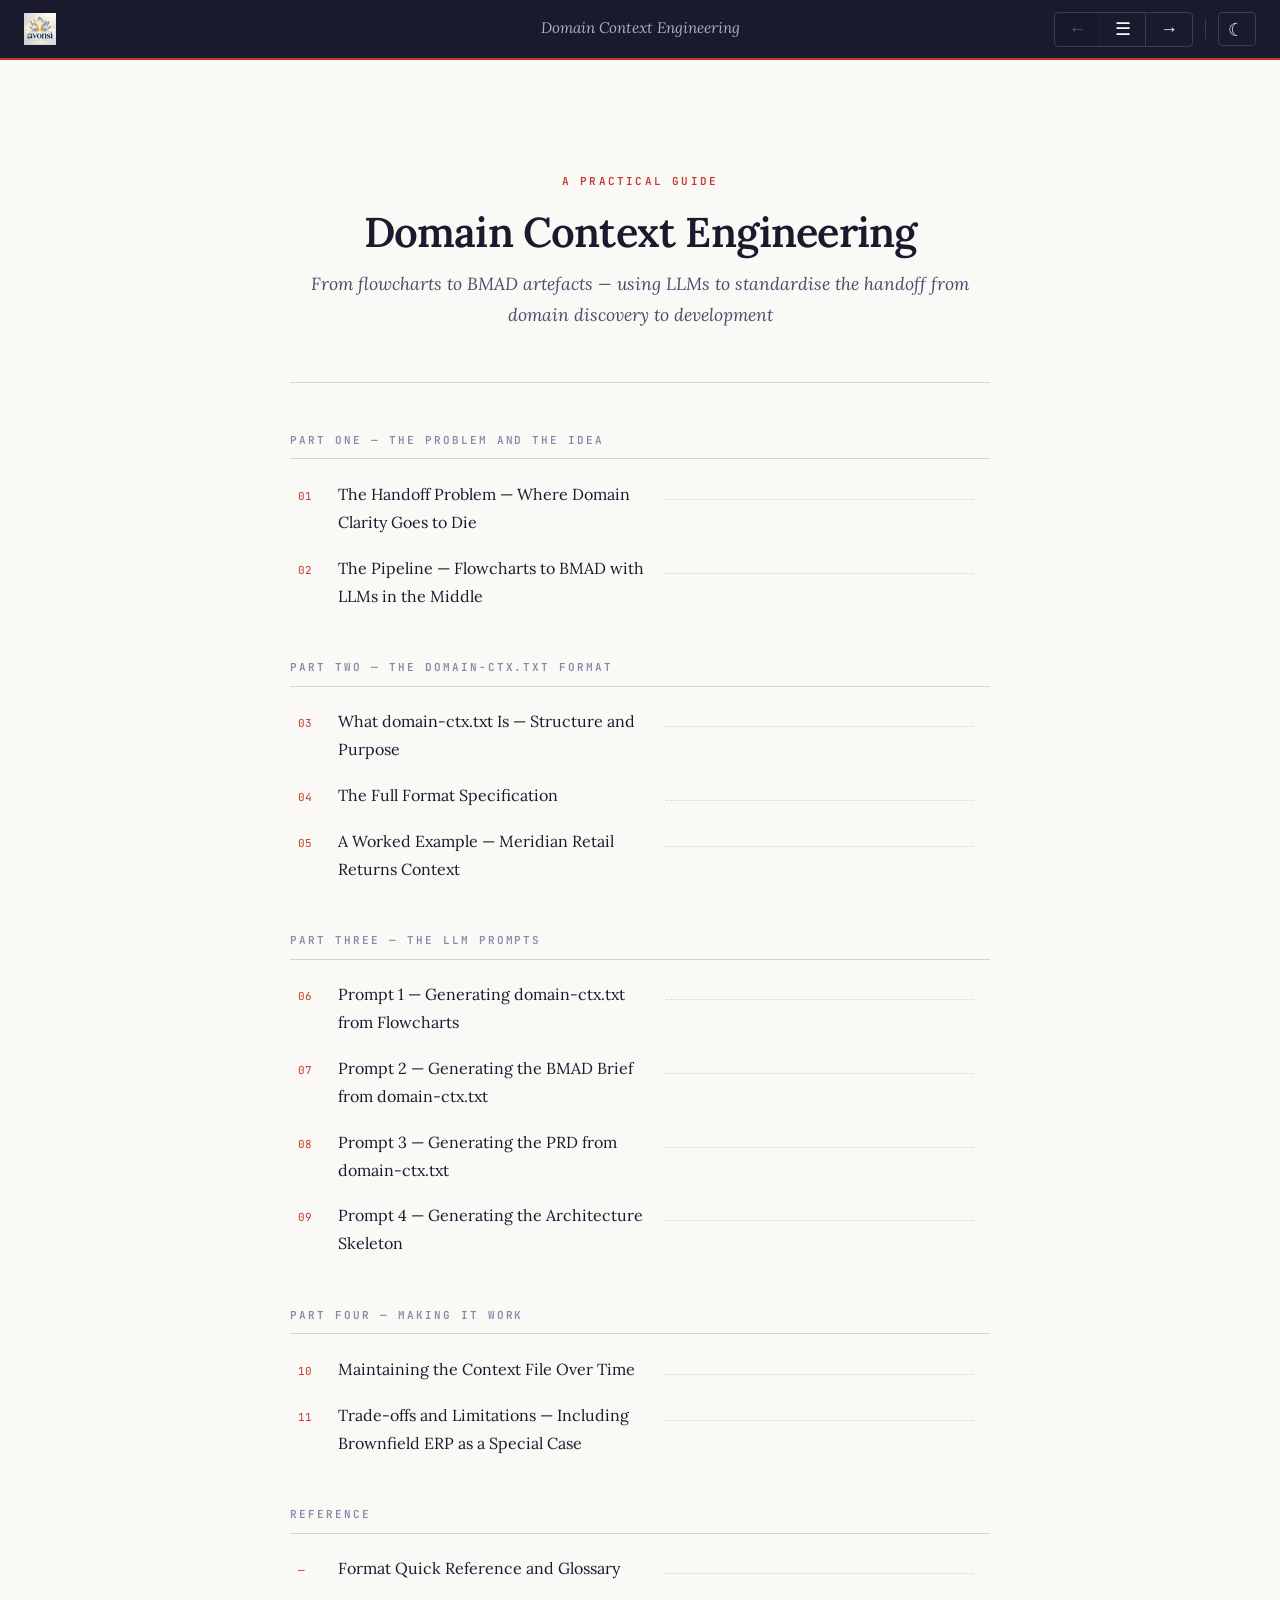
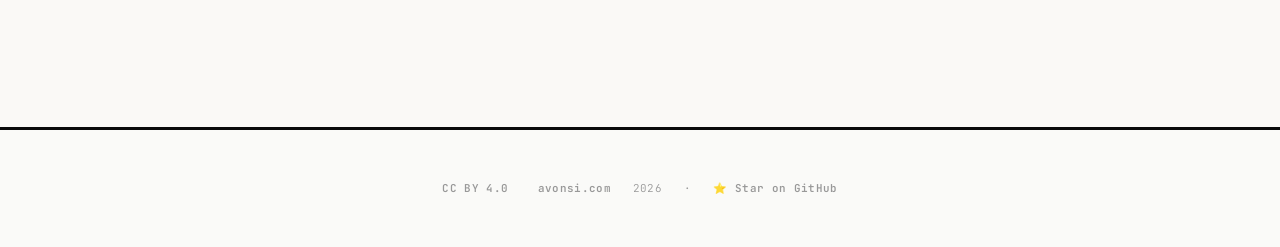
<file: guides/ddd-to-context/index.html>
<!DOCTYPE html>
<html lang="en">
<head>
<meta charset="UTF-8">
<meta name="viewport" content="width=device-width, initial-scale=1.0">
<title>Domain Context Engineering — Avonsi Services</title>
<link rel="preconnect" href="https://fonts.googleapis.com">
<link href="https://fonts.googleapis.com/css2?family=Lora:ital,wght@0,400;0,600;1,400&family=Source+Sans+3:wght@300;400;600&family=JetBrains+Mono:wght@400;500&display=swap" rel="stylesheet">
<link rel="stylesheet" href="../../assets/style.css?v=1.1">
<link rel="stylesheet" href="../../assets/guide.css?v=1.1">
<script src="../../assets/components.js?v=1.1" defer></script>
<script src="../../assets/guide.js?v=1.1" defer></script>

<meta name="description" content="Why the handoff from domain discovery to development execution loses so much value &mdash; and a practical fix">
<meta name="keywords" content="agentic engineering, LLM, AI, software development, DDD, BMAD, Attractor, design, architecture, brownfield, enterprise">
<meta name="author" content="Avonsi Services">

<!-- Open Graph / Facebook -->
<meta property="og:type" content="article">
<meta property="og:url" content="https://avonsiservices.github.io/guides/ddd-to-context/">
<meta property="og:title" content="Domain Context Engineering">
<meta property="og:description" content="Why the handoff from domain discovery to development execution loses so much value &mdash; and a practical fix">
<meta property="og:image" content="https://avonsiservices.github.io/assets/logo.png?v=2">

<!-- Twitter -->
<meta property="twitter:card" content="summary_large_image">
<meta property="twitter:url" content="https://avonsiservices.github.io/guides/ddd-to-context/">
<meta property="twitter:title" content="Domain Context Engineering">
<meta property="twitter:description" content="Why the handoff from domain discovery to development execution loses so much value &mdash; and a practical fix">
<meta property="twitter:image" content="https://avonsiservices.github.io/assets/logo.png?v=2">

</head>
<body>

<guide-header title="Domain Context Engineering"></guide-header>

<!-- TOC -->
<div class="guide-page active" id="page-0">
  <div class="toc-header">
    <div class="toc-label">A Practical Guide</div>
    <h1>Domain Context Engineering</h1>
    <p class="subtitle">From flowcharts to BMAD artefacts &mdash; using LLMs to standardise the handoff from domain discovery to development</p>
  </div>
  <div class="toc-part">
    <div class="toc-part-label">Part One &mdash; The Problem and the Idea</div>
    <div class="toc-item" onclick="showPage(1)"><span class="toc-num">01</span><span class="toc-name">The Handoff Problem &mdash; Where Domain Clarity Goes to Die</span><span class="toc-dots"></span></div>
    <div class="toc-item" onclick="showPage(2)"><span class="toc-num">02</span><span class="toc-name">The Pipeline &mdash; Flowcharts to BMAD with LLMs in the Middle</span><span class="toc-dots"></span></div>
  </div>
  <div class="toc-part">
    <div class="toc-part-label">Part Two &mdash; The domain-ctx.txt Format</div>
    <div class="toc-item" onclick="showPage(3)"><span class="toc-num">03</span><span class="toc-name">What domain-ctx.txt Is &mdash; Structure and Purpose</span><span class="toc-dots"></span></div>
    <div class="toc-item" onclick="showPage(4)"><span class="toc-num">04</span><span class="toc-name">The Full Format Specification</span><span class="toc-dots"></span></div>
    <div class="toc-item" onclick="showPage(5)"><span class="toc-num">05</span><span class="toc-name">A Worked Example &mdash; Meridian Retail Returns Context</span><span class="toc-dots"></span></div>
  </div>
  <div class="toc-part">
    <div class="toc-part-label">Part Three &mdash; The LLM Prompts</div>
    <div class="toc-item" onclick="showPage(6)"><span class="toc-num">06</span><span class="toc-name">Prompt 1 &mdash; Generating domain-ctx.txt from Flowcharts</span><span class="toc-dots"></span></div>
    <div class="toc-item" onclick="showPage(7)"><span class="toc-num">07</span><span class="toc-name">Prompt 2 &mdash; Generating the BMAD Brief from domain-ctx.txt</span><span class="toc-dots"></span></div>
    <div class="toc-item" onclick="showPage(8)"><span class="toc-num">08</span><span class="toc-name">Prompt 3 &mdash; Generating the PRD from domain-ctx.txt</span><span class="toc-dots"></span></div>
    <div class="toc-item" onclick="showPage(9)"><span class="toc-num">09</span><span class="toc-name">Prompt 4 &mdash; Generating the Architecture Skeleton</span><span class="toc-dots"></span></div>
  </div>
  <div class="toc-part">
    <div class="toc-part-label">Part Four &mdash; Making It Work</div>
    <div class="toc-item" onclick="showPage(10)"><span class="toc-num">10</span><span class="toc-name">Maintaining the Context File Over Time</span><span class="toc-dots"></span></div>
    <div class="toc-item" onclick="showPage(11)"><span class="toc-num">11</span><span class="toc-name">Trade-offs and Limitations &mdash; Including Brownfield ERP as a Special Case</span><span class="toc-dots"></span></div>
  </div>
  <div class="toc-part">
    <div class="toc-part-label">Reference</div>
    <div class="toc-item" onclick="showPage(12)"><span class="toc-num">&mdash;</span><span class="toc-name">Format Quick Reference and Glossary</span><span class="toc-dots"></span></div>
  </div>
</div>

<!-- CH1 -->
<div class="guide-page" id="page-1">
  <div class="part-header"><div class="part-num">Part One</div><h2>The Problem and the Idea</h2><p>Why the handoff from domain discovery to development execution loses so much value &mdash; and a practical fix</p></div>
  <div class="chapter-eyebrow">Chapter 1</div>
  <span class="chapter-number">01</span>
  <h1 class="chapter-title">The Handoff Problem &mdash; Where Domain Clarity Goes to Die</h1>
  <p class="chapter-intro">A team runs a successful Event Storming session. The wall is covered with orange and blue stickies. The Bounded Contexts are named. The Ubiquitous Language is agreed. Three domain experts and four developers stand in front of it and see the same picture for the first time. Then the session ends, the stickies get photographed, and someone has to turn all of it into a BMAD Brief. That someone sits at their desk, looks at the photos, and starts writing. By the time they finish, half the precision has leaked out.</p>
  <h2>How Precision Leaks</h2>
  <p>The leakage is not deliberate. Nobody decides to introduce ambiguity. It happens because the translation from domain model to development artefact is done by a single person, in isolation, without a mechanism to enforce consistency. The term the domain experts agreed would be called <em>ReturnRequest</em> appears as <em>ReturnRequest</em> in section one of the PRD, <em>ReturnRecord</em> in section three, and <em>return</em> (lowercase, undefined) in the acceptance criteria. Three names for one concept. The agent implementing Story 7 picks one and proceeds confidently.</p>
  <p>This is the Ubiquitous Language problem Evans identified in 2003, recurring at the handoff between domain modelling and development specification. DDD solved it for the conversation between developers and domain experts. Nobody solved it for the translation between domain model and development artefact &mdash; because until recently, a human doing the translation was the only option.</p>
  <div class="callout"><div class="callout-label">The Core Insight</div><p>The handoff from domain model to BMAD artefacts is a mechanical translation problem, not a judgment problem. The terminology should be consistent because it was agreed. The Bounded Context boundaries should appear in the PRD scope definition because they were drawn. The Domain Events should become the functional requirements because they represent what the system must produce. <strong>A machine can do this translation more consistently than a human &mdash; not because it understands the domain better, but because it applies the same rules every time without drift.</strong></p></div>
  <h2>The Standardisation Benefit</h2>
  <p>When an LLM generates the BMAD Brief and PRD directly from a structured domain context file, three things become consistent by construction. The terminology &mdash; every term in the artefacts matches the Ubiquitous Language exactly as defined in the context file, because the LLM reads the definition before writing the artefact. The scope &mdash; what is in scope and what is out of scope is derived from the Bounded Context definition, not from the Brief writer's memory of what was decided. The functional requirements &mdash; they are derived from the Domain Events, which are the agreed facts the system must produce.</p>
  <p>For IT teams that run multiple projects in the same domain, the standardisation compounds. Every project's BMAD artefacts use the same terminology, the same scope boundaries, the same event vocabulary. A new developer joining the third project recognises the language from the first two. The context file is the organisational memory that travels between projects.</p>
  <hr class="section-rule">
  <p style="color: var(--guide-ink-faint);font-size:.9rem;font-style:italic;">Next: the full pipeline &mdash; from flowcharts to BMAD artefacts with LLMs doing the translation.</p>
</div>

<!-- CH2 -->
<div class="guide-page" id="page-2">
  <div class="chapter-eyebrow">Chapter 2</div>
  <span class="chapter-number">02</span>
  <h1 class="chapter-title">The Pipeline &mdash; Flowcharts to BMAD with LLMs in the Middle</h1>
  <p class="chapter-intro">The complete pipeline has one human decision point and four LLM-assisted steps. The human decision point is irreducible &mdash; domain expert validation cannot be automated. Everything else benefits from LLM assistance for consistency and speed.</p>
  <h2>The Full Pipeline</h2>
  <div class="pipeline">
    <div class="pipeline-step">
      <div class="pipeline-icon human">H</div>
      <div class="pipeline-content">
        <div class="pipeline-title">Input: Existing flowcharts and process documentation</div>
        <div class="pipeline-desc">Swimlane diagrams, ISO process maps, compliance documentation, any existing business process description. Uploaded as images or text to the LLM session.</div>
      </div>
    </div>
    <div class="pipeline-arrow">&#8595;</div>
    <div class="pipeline-step">
      <div class="pipeline-icon llm">L</div>
      <div class="pipeline-content">
        <div class="pipeline-title">LLM Step 1: Extract, overlay, and gap-check</div>
        <div class="pipeline-desc">The LLM reads the flowcharts, applies the DDD notation mapping, identifies Domain Events, Commands, Actors, Policies, and Bounded Context candidates. Simultaneously identifies gaps &mdash; missing exception paths, implicit policies not drawn, ambiguous terminology, unclear context boundaries. Outputs a draft domain model plus a structured question list for the domain expert.</div>
      </div>
    </div>
    <div class="pipeline-arrow">&#8595;</div>
    <div class="pipeline-step">
      <div class="pipeline-icon human">H</div>
      <div class="pipeline-content">
        <div class="pipeline-title">Human: Domain expert answers the questions</div>
        <div class="pipeline-desc">The only irreducible human step. The domain expert reviews the draft model, answers the gap questions, corrects any misinterpretations. This can be done asynchronously &mdash; a document sent by email and returned with comments. The LLM has done the analytical work; the human provides the knowledge the documentation didn't capture.</div>
      </div>
    </div>
    <div class="pipeline-arrow">&#8595;</div>
    <div class="pipeline-step">
      <div class="pipeline-icon llm">L</div>
      <div class="pipeline-content">
        <div class="pipeline-title">LLM Step 2: Generate domain-ctx.txt</div>
        <div class="pipeline-desc">Synthesises the draft model and the expert's answers into a structured, coherent domain context file. Enforces consistent naming throughout. Checks internal coherence &mdash; flags any remaining contradictions for human resolution. Outputs the versioned domain-ctx.txt.</div>
      </div>
    </div>
    <div class="pipeline-arrow">&#8595;</div>
    <div class="pipeline-step">
      <div class="pipeline-icon human">H</div>
      <div class="pipeline-content">
        <div class="pipeline-title">Human: Review and approve domain-ctx.txt</div>
        <div class="pipeline-desc">The domain expert and the DDD practitioner review the context file. Lightweight &mdash; not a workshop, a document review. The question is simply: does this match how we understand the domain? Approve or request specific corrections.</div>
      </div>
    </div>
    <div class="pipeline-arrow">&#8595;</div>
    <div class="pipeline-step">
      <div class="pipeline-icon llm">L</div>
      <div class="pipeline-content">
        <div class="pipeline-title">LLM Step 3: Generate BMAD artefacts</div>
        <div class="pipeline-desc">From the approved domain-ctx.txt, the LLM generates the BMAD Brief, PRD, and Architecture skeleton. Terminology is consistent by construction &mdash; pulled directly from the Ubiquitous Language section of the context file. Scope is derived from the Bounded Context definition. Functional requirements are derived from Domain Events.</div>
      </div>
    </div>
    <div class="pipeline-arrow">&#8595;</div>
    <div class="pipeline-step">
      <div class="pipeline-icon human">H</div>
      <div class="pipeline-content">
        <div class="pipeline-title">Human: Review and approve BMAD artefacts</div>
        <div class="pipeline-desc">The standard BMAD human-in-the-loop review gates. The Brief, PRD, and Architecture are reviewed and approved before Story generation begins. This review is faster than conventional BMAD because the terminology and scope are already consistent &mdash; the reviewer is checking correctness, not untangling drift.</div>
      </div>
    </div>
    <div class="pipeline-arrow">&#8595;</div>
    <div class="pipeline-step">
      <div class="pipeline-icon output">&#10003;</div>
      <div class="pipeline-content">
        <div class="pipeline-title">Output: BMAD Story Files &rarr; Implementation</div>
        <div class="pipeline-desc">The Scrum Master generates Story Files from the approved artefacts. Each Story File inherits the consistent terminology from the context file, through the PRD, through to the implementation. The Ubiquitous Language reaches all the way to the Developer agent's context.</div>
      </div>
    </div>
  </div>
  <div class="diagram-wrap">
    <svg class="diagram" viewBox="0 0 660 120" xmlns="http://www.w3.org/2000/svg">
      <defs><marker id="arr-pipe" markerWidth="7" markerHeight="7" refX="5" refY="3" orient="auto"><path d="M0,0 L0,6 L7,3 z" fill="#4a9068"/></marker></defs>
      <rect x="10" y="40" width="95" height="40" rx="6" fill="#f4f1ea" stroke="#d8d4cb" stroke-width="1.5"/>
      <text x="57" y="57" text-anchor="middle" font-family="Source Sans 3,sans-serif" font-size="9" fill="#4a4a6a" font-weight="600">Flowcharts</text>
      <text x="57" y="71" text-anchor="middle" font-family="Source Sans 3,sans-serif" font-size="9" fill="#8888aa">existing docs</text>
      <line x1="107" y1="60" x2="123" y2="60" stroke="#4a9068" stroke-width="1.5" marker-end="url(#arr-pipe)"/>
      <rect x="125" y="40" width="95" height="40" rx="6" fill="#eef4f0" stroke="#4a9068" stroke-width="1.5"/>
      <text x="172" y="57" text-anchor="middle" font-family="Source Sans 3,sans-serif" font-size="9" fill="#1d3d2a" font-weight="600">LLM extracts</text>
      <text x="172" y="71" text-anchor="middle" font-family="Source Sans 3,sans-serif" font-size="9" fill="#4a9068">+ gap checks</text>
      <line x1="222" y1="60" x2="238" y2="60" stroke="#4a9068" stroke-width="1.5" marker-end="url(#arr-pipe)"/>
      <rect x="240" y="40" width="95" height="40" rx="6" fill="#1a1a2e"/>
      <text x="287" y="54" text-anchor="middle" font-family="Source Sans 3,sans-serif" font-size="9" fill="white" font-weight="600">Human</text>
      <text x="287" y="67" text-anchor="middle" font-family="Source Sans 3,sans-serif" font-size="9" fill="rgba(255,255,255,.7)">expert answers</text>
      <text x="287" y="78" text-anchor="middle" font-family="Source Sans 3,sans-serif" font-size="8" fill="#c0392b">irreducible</text>
      <line x1="337" y1="60" x2="353" y2="60" stroke="#4a9068" stroke-width="1.5" marker-end="url(#arr-pipe)"/>
      <rect x="355" y="40" width="95" height="40" rx="6" fill="#eef4f0" stroke="#4a9068" stroke-width="1.5"/>
      <text x="402" y="57" text-anchor="middle" font-family="Source Sans 3,sans-serif" font-size="9" fill="#1d3d2a" font-weight="600">LLM generates</text>
      <text x="402" y="71" text-anchor="middle" font-family="Source Sans 3,sans-serif" font-size="9" fill="#4a9068">domain-ctx.txt</text>
      <line x1="452" y1="60" x2="468" y2="60" stroke="#4a9068" stroke-width="1.5" marker-end="url(#arr-pipe)"/>
      <rect x="470" y="40" width="115" height="40" rx="6" fill="#eef4f0" stroke="#4a9068" stroke-width="1.5"/>
      <text x="527" y="57" text-anchor="middle" font-family="Source Sans 3,sans-serif" font-size="9" fill="#1d3d2a" font-weight="600">LLM generates</text>
      <text x="527" y="71" text-anchor="middle" font-family="Source Sans 3,sans-serif" font-size="9" fill="#4a9068">BMAD artefacts</text>
      <text x="287" y="22" text-anchor="middle" font-family="Source Sans 3,sans-serif" font-size="10" fill="#8888aa" font-style="italic">One human decision point. Four LLM-assisted steps. Consistent terminology end to end.</text>
    </svg>
    <div class="diagram-caption">The pipeline in one line. The human irreducible step is domain expert knowledge validation &mdash; everything else benefits from LLM consistency.</div>
  </div>
  <hr class="section-rule">
  <p style="color: var(--guide-ink-faint);font-size:.9rem;font-style:italic;">Next: what domain-ctx.txt is &mdash; structure, purpose, and the FastHTML parallel that inspired it.</p>
</div>

<!-- CH3 -->
<div class="guide-page" id="page-3">
  <div class="part-header"><div class="part-num">Part Two</div><h2>The domain-ctx.txt Format</h2><p>Structure, specification, and a worked Meridian Retail example</p></div>
  <div class="chapter-eyebrow">Chapter 3</div>
  <span class="chapter-number">03</span>
  <h1 class="chapter-title">What domain-ctx.txt Is &mdash; Structure and Purpose</h1>
  <p class="chapter-intro">FastHTML publishes a file called llms-ctx.txt &mdash; a single flat text document that distils their entire framework into a form an LLM can consume as context. Not a chatbot, not a RAG system, not vector embeddings. Just well-organised text that gives an agent everything it needs to generate correct FastHTML code. domain-ctx.txt applies the same principle to a business domain.</p>
  <h2>The FastHTML Parallel</h2>
  <p>FastHTML's llms-ctx.txt tells an agent how to use their framework &mdash; the API, the conventions, the patterns to follow. domain-ctx.txt tells an agent what the business domain looks like &mdash; the concepts, the boundaries, the language, the events. One is a technical context package. The other is a domain context package. Both serve the same purpose: give the agent the specific knowledge it needs to produce correct output in this specific context, without having to infer it from general training.</p>
  <p>The format is deliberately simple. Plain text, structured with clear section headers. No special markup language, no proprietary format. An LLM can read it, a human can edit it, and a version control system can track it. It loads into a Claude Project, a BMAD session, or an Attractor NLSpec preamble without any transformation.</p>
  <div class="callout"><div class="callout-label">The Portability Principle</div><p>domain-ctx.txt is a single file that travels with the project. It is attached to every agent session that touches the domain &mdash; BMAD planning sessions, Developer agent sessions, QA agent sessions, and eventually the Attractor NLSpec. Every agent that reads it starts with the same domain understanding. <strong>The Ubiquitous Language reaches from the domain expert's answer to the Developer agent's context window &mdash; without any human translator in between.</strong></p></div>
  <h2>What the File Contains</h2>
  <p>The file has seven sections, each serving a distinct purpose for downstream agents.</p>
  <p><strong>Project Header</strong> &mdash; name, domain, version, date, and a one-paragraph clear description of what this domain does and why it exists. The agent reads this first and frames everything that follows.</p>
  <p><strong>Subdomain Classification</strong> &mdash; explicit Core, Supporting, and Generic classification with brief reasoning. Tells the agent where to invest modelling depth and where to use simple approaches.</p>
  <p><strong>Bounded Contexts</strong> &mdash; each context named, described in two sentences, and given its precise scope. What is inside, what is explicitly outside.</p>
  <p><strong>Ubiquitous Language</strong> &mdash; one entry per term, per context. Term, precise definition, what it is not. This section is the most important for preventing specification drift.</p>
  <p><strong>Domain Events</strong> &mdash; sequenced by context. Past tense name, what triggered it, what it means to the business, what it produces or enables downstream.</p>
  <p><strong>Policies</strong> &mdash; the automatic reactions. "Whenever X, if Y, then Z automatically." These are the hidden business rules that flowcharts rarely make explicit.</p>
  <p><strong>Integration Map</strong> &mdash; which events cross which context boundaries, and what the receiving context does with them. The machine-readable Context Map.</p>
  <hr class="section-rule">
  <p style="color: var(--guide-ink-faint);font-size:.9rem;font-style:italic;">Next: the complete format specification &mdash; every section, every field, every convention.</p>
</div>

<!-- CH4 -->
<div class="guide-page" id="page-4">
  <div class="chapter-eyebrow">Chapter 4</div>
  <span class="chapter-number">04</span>
  <h1 class="chapter-title">The Full Format Specification</h1>
  <p class="chapter-intro">The specification below defines every section of domain-ctx.txt. Follow it precisely &mdash; the prompts in Part Three are written to produce and consume this exact structure.</p>
  <div class="code-label">domain-ctx.txt &mdash; Complete Format Specification</div>
  <div class="code-block"><pre><span class="comment"># ============================================================
# domain-ctx.txt
# Domain Context File &mdash; [Project Name]
# Version: 1.0 | Date: YYYY-MM-DD | Status: Approved
# ============================================================</span>

<span class="section">## PROJECT OVERVIEW</span>
<span class="key">Domain:</span> <span class="value">[Short domain name &mdash; e.g. "Meridian Retail &mdash; Returns Management"]</span>
<span class="key">Scope:</span> <span class="value">[One sentence: what this file covers and what it explicitly excludes]</span>
<span class="key">Description:</span> <span class="value">[Two to three sentences: what this domain does, who it serves,
why it exists. Clear and simple. No technical jargon.]</span>
<span class="key">Approved by:</span> <span class="value">[Domain expert name and role]</span>

<span class="section">## SUBDOMAIN CLASSIFICATION</span>
<span class="key">Core Domain:</span> <span class="value">[What the organisation competes on &mdash; name it, one sentence why]</span>
<span class="key">Supporting:</span> <span class="value">[Necessary but not differentiating &mdash; name each, one phrase]</span>
<span class="key">Generic:</span> <span class="value">[Commodity problems &mdash; buy or reuse, do not build]</span>

<span class="section">## BOUNDED CONTEXTS</span>
<span class="comment"># One block per Bounded Context. Repeat this structure for each.</span>

<span class="key">Context:</span> <span class="value">[ContextName &mdash; use business capability name, not department name]</span>
<span class="key">Owns:</span> <span class="value">[What this context is responsible for &mdash; two sentences max]</span>
<span class="key">In scope:</span> <span class="value">[Explicit list of what belongs here]</span>
<span class="key">Out of scope:</span> <span class="value">[Explicit list of what does NOT belong here]</span>
<span class="key">Team:</span> <span class="value">[Which team or role owns this context]</span>
<span class="key">Language note:</span> <span class="value">[Any terminology that differs from adjacent contexts &mdash;
e.g. "Customer here means any person who has raised a support ticket,
NOT the legal entity that holds the contract (see Finance context)"]</span>

<span class="section">## UBIQUITOUS LANGUAGE</span>
<span class="comment"># One entry per term per context. Terms in different contexts
# that share a name MUST have separate entries.
# Format: [ContextName] :: [Term] :: [Definition] :: [What it is NOT]</span>

<span class="value">CustomerService :: ReturnRequest :: A formal request by a customer to
return a purchased item, created when the customer initiates the return
process. Has a lifecycle: Pending, UnderReview, Approved, Rejected. ::
NOT the physical item being returned. NOT the refund transaction.</span>

<span class="value">Finance :: Customer :: The legal entity (person or organisation) that
holds a financial obligation with Meridian Retail. Identified by account
number. May differ from the person who initiated the return. ::
NOT the end user who raised the support ticket (see CustomerService context).</span>

<span class="comment"># Continue for every significant term in every context.</span>

<span class="section">## DOMAIN EVENTS</span>
<span class="comment"># Sequenced by context. Past tense. Business language.
# Format per event:</span>

<span class="key">Context:</span> <span class="value">CustomerService</span>
<span class="key">Event:</span> <span class="value">ReturnRequested</span>
<span class="key">Triggered by:</span> <span class="value">Customer submits return request via portal or phone</span>
<span class="key">Business meaning:</span> <span class="value">A return has been formally initiated. The business is
now obligated to process it within SLA.</span>
<span class="key">Produces:</span> <span class="value">ReturnRequest record in Pending state. SLA timer started.</span>
<span class="key">Consumed by:</span> <span class="value">CustomerService context (internal) for review workflow</span>

<span class="key">Context:</span> <span class="value">CustomerService</span>
<span class="key">Event:</span> <span class="value">ReturnApproved</span>
<span class="key">Triggered by:</span> <span class="value">Agent approves the return after review</span>
<span class="key">Business meaning:</span> <span class="value">Meridian has accepted the return. Customer is entitled to refund.</span>
<span class="key">Produces:</span> <span class="value">ReturnRequest moves to Approved state</span>
<span class="key">Consumed by:</span> <span class="value">Finance context &mdash; triggers RefundInitiation</span>

<span class="comment"># Continue for every Domain Event in every context.</span>

<span class="section">## POLICIES</span>
<span class="comment"># The automatic business rules. Whenever X, if Y, then Z.
# These are the most frequently missing element in flowcharts.</span>

<span class="key">Context:</span> <span class="value">CustomerService</span>
<span class="key">Policy:</span> <span class="value">HighValueReturnFlag</span>
<span class="key">Rule:</span> <span class="value">Whenever ReturnRequested AND order value exceeds GBP 500,
automatically flag ReturnRequest for SeniorAgentReview before
any approval action is permitted.</span>
<span class="key">Rationale:</span> <span class="value">Fraud risk threshold agreed by CS and Finance in March 2024.</span>

<span class="key">Context:</span> <span class="value">CustomerService</span>
<span class="key">Policy:</span> <span class="value">SLAEscalation</span>
<span class="key">Rule:</span> <span class="value">Whenever ReturnRequest remains in Pending state for more than
48 hours, automatically escalate to TeamLeader and notify customer.</span>
<span class="key">Rationale:</span> <span class="value">Regulatory requirement under Consumer Rights Act 2015.</span>

<span class="section">## INTEGRATION MAP</span>
<span class="comment"># Which events cross which context boundaries.
# This is the machine-readable Context Map.</span>

<span class="key">Event:</span> <span class="value">ReturnApproved</span>
<span class="key">From:</span> <span class="value">CustomerService</span>
<span class="key">To:</span> <span class="value">Finance</span>
<span class="key">Pattern:</span> <span class="value">Customer-Supplier (Finance is downstream, CS is upstream)</span>
<span class="key">Payload:</span> <span class="value">ReturnRequest ID, Customer account number, refund amount,
refund method (original payment method or store credit)</span>
<span class="key">Finance action:</span> <span class="value">Initiates RefundTransaction. Generates InvoiceAdjustment.</span>

<span class="section">## OPEN QUESTIONS</span>
<span class="comment"># Unresolved items requiring domain expert input.
# Remove each entry once resolved and incorporate answer above.</span>

<span class="key">Q1:</span> <span class="value">When a return is approved but the original payment method has
expired, what is the fallback? Store credit only, or can the agent
issue a cheque?</span>
<span class="key">Owner:</span> <span class="value">Finance team</span>
<span class="key">Needed by:</span> <span class="value">Before PRD review</span>

<span class="comment"># ============================================================
# END OF FILE
# ============================================================</span></pre></div>
  <hr class="section-rule">
  <p style="color: var(--guide-ink-faint);font-size:.9rem;font-style:italic;">Next: a complete worked example &mdash; Meridian Retail's Returns Management domain-ctx.txt.</p>
</div>

<!-- CH5 -->
<div class="guide-page" id="page-5">
  <div class="chapter-eyebrow">Chapter 5</div>
  <span class="chapter-number">05</span>
  <h1 class="chapter-title">A Worked Example &mdash; Meridian Retail Returns Context</h1>
  <p class="chapter-intro">A realistic but abbreviated domain-ctx.txt for Meridian Retail's Returns Management domain, showing how the format works in practice. This is the output of LLM Step 2 after the domain expert has answered the gap questions from LLM Step 1.</p>
  <div class="code-label">meridian-returns-ctx.txt</div>
  <div class="code-block"><pre><span class="comment"># ============================================================
# domain-ctx.txt
# Domain Context File &mdash; Meridian Retail Returns Management
# Version: 1.0 | Date: 2026-03-18 | Status: Approved
# ============================================================</span>

<span class="section">## PROJECT OVERVIEW</span>
<span class="key">Domain:</span> <span class="value">Meridian Retail &mdash; Returns Management</span>
<span class="key">Scope:</span> <span class="value">Covers the CustomerService and Finance contexts for returns
processing. Excludes the Ordering context, the Inventory context,
and the Loyalty context.</span>
<span class="key">Description:</span> <span class="value">Manages the end-to-end lifecycle of customer return requests,
from initial submission through approval or rejection, to refund
processing. Serves customers who wish to return purchased items
and the teams that evaluate and process those requests.
Meridian processes approximately 4,000 return requests per month
across four product categories, each with distinct handling rules.</span>
<span class="key">Approved by:</span> <span class="value">Sarah Chen, Head of Customer Operations</span>

<span class="section">## SUBDOMAIN CLASSIFICATION</span>
<span class="key">Core Domain:</span> <span class="value">Demand forecasting and personalisation engine &mdash;
this is where Meridian competes. Returns management is Supporting.</span>
<span class="key">Supporting:</span> <span class="value">Returns Management (this domain), Order Management,
Inventory Management</span>
<span class="key">Generic:</span> <span class="value">Authentication, Email/SMS notification, PDF generation,
Payment gateway integration (buy, do not build)</span>

<span class="section">## BOUNDED CONTEXTS</span>
<span class="key">Context:</span> <span class="value">CustomerService</span>
<span class="key">Owns:</span> <span class="value">The evaluation and approval of return requests. All decisions
about whether a return is valid and on what terms it is accepted
belong here.</span>
<span class="key">In scope:</span> <span class="value">Return request creation, SLA tracking, agent review workflow,
fraud flagging, approval and rejection decisions, customer communication</span>
<span class="key">Out of scope:</span> <span class="value">Refund processing, invoice adjustment, payment gateway
interaction, inventory restocking</span>
<span class="key">Team:</span> <span class="value">Customer Operations team</span>
<span class="key">Language note:</span> <span class="value">Customer here means any person who contacts us about a
return &mdash; including contacts at business accounts who may not be
the contract holder. This differs from the Finance context where
Customer means the legal entity with a financial obligation.</span>

<span class="key">Context:</span> <span class="value">Finance</span>
<span class="key">Owns:</span> <span class="value">The financial processing of approved returns &mdash; refund
transactions, invoice adjustments, and revenue reconciliation.</span>
<span class="key">In scope:</span> <span class="value">Refund transaction creation, payment gateway calls, invoice
adjustment, revenue recognition reversal, financial audit trail</span>
<span class="key">Out of scope:</span> <span class="value">Return request evaluation, customer communication, SLA
management, fraud assessment</span>
<span class="key">Team:</span> <span class="value">Finance Operations team</span>
<span class="key">Language note:</span> <span class="value">Customer here means the legal entity (person or company)
with a financial account. Identified by AccountNumber, not by
the name of the person who raised the return.</span>

<span class="section">## UBIQUITOUS LANGUAGE</span>
<span class="value">CustomerService :: ReturnRequest :: A formal request to return a
purchased item. Has states: Pending, UnderReview, FlaggedForSeniorReview,
Approved, Rejected. Created when a customer initiates a return. ::
NOT the physical item. NOT the refund. NOT a complaint.</span>

<span class="value">CustomerService :: ReturnStream :: One of four defined handling
pathways for returns: Standard (items under GBP 100), HighValue
(items over GBP 100), Damaged (items returned in damaged condition),
Fraud (items flagged for suspected fraudulent return). Each stream
has distinct SLAs and approval workflows. ::
NOT a technical queue or database partition &mdash; a business concept.</span>

<span class="value">CustomerService :: SeniorAgentReview :: A mandatory review step for
ReturnRequests that meet specific criteria (value threshold, fraud
flags). Only a Senior Agent or Team Leader can approve or reject a
ReturnRequest in SeniorAgentReview state. ::
NOT a general escalation mechanism. Specifically for returns.</span>

<span class="value">Finance :: RefundTransaction :: A financial record of a refund
payment made to a customer. Has states: Pending, Processing, Completed,
Failed. Linked to a ReturnRequest by ID but owned entirely by Finance. ::
NOT the ReturnRequest itself. The ReturnRequest is approved in
CustomerService; the RefundTransaction is created in Finance.</span>

<span class="value">Finance :: Customer :: The legal entity (person or company) that holds
a Meridian account. Identified by AccountNumber. May differ from the
individual who raised the return request. ::
NOT the person who called customer service. See CustomerService
context for that concept.</span>

<span class="section">## DOMAIN EVENTS</span>
<span class="key">Context:</span> <span class="value">CustomerService</span>
<span class="key">Event:</span> <span class="value">ReturnRequested</span>
<span class="key">Triggered by:</span> <span class="value">Customer submits return request via web portal, mobile app,
or phone (agent logs on their behalf)</span>
<span class="key">Business meaning:</span> <span class="value">A return has been formally initiated. SLA clock starts.
Business is obligated to respond within 24 hours for Standard stream,
4 hours for all other streams.</span>
<span class="key">Produces:</span> <span class="value">ReturnRequest in Pending state. SLA timer activated.
ReturnStream assigned based on item value and category.</span>
<span class="key">Consumed by:</span> <span class="value">CustomerService internally (triggers review assignment)</span>

<span class="key">Context:</span> <span class="value">CustomerService</span>
<span class="key">Event:</span> <span class="value">ReturnApproved</span>
<span class="key">Triggered by:</span> <span class="value">Agent (or Senior Agent for flagged requests) approves
the ReturnRequest</span>
<span class="key">Business meaning:</span> <span class="value">Meridian has accepted the return. Customer is entitled
to refund. This is a financial commitment.</span>
<span class="key">Produces:</span> <span class="value">ReturnRequest state changes to Approved. Customer notified.</span>
<span class="key">Consumed by:</span> <span class="value">Finance context &mdash; triggers RefundTransaction creation</span>

<span class="key">Context:</span> <span class="value">Finance</span>
<span class="key">Event:</span> <span class="value">RefundIssued</span>
<span class="key">Triggered by:</span> <span class="value">Payment gateway confirms refund payment sent</span>
<span class="key">Business meaning:</span> <span class="value">Money has left Meridian and is in transit to the customer.
Revenue reversal is now final.</span>
<span class="key">Produces:</span> <span class="value">RefundTransaction state changes to Completed.
InvoiceAdjustment created. Customer notified by Finance.</span>
<span class="key">Consumed by:</span> <span class="value">Reporting context (for revenue reconciliation)</span>

<span class="section">## POLICIES</span>
<span class="key">Context:</span> <span class="value">CustomerService</span>
<span class="key">Policy:</span> <span class="value">HighValueFlag</span>
<span class="key">Rule:</span> <span class="value">Whenever ReturnRequested AND item value exceeds GBP 500,
automatically set ReturnRequest state to FlaggedForSeniorReview.
Standard agents cannot approve or reject until Senior Agent reviews.</span>
<span class="key">Rationale:</span> <span class="value">Fraud risk threshold. Agreed CS/Finance policy March 2024.</span>

<span class="key">Context:</span> <span class="value">CustomerService</span>
<span class="key">Policy:</span> <span class="value">SLABreach</span>
<span class="key">Rule:</span> <span class="value">Whenever ReturnRequest remains in Pending or UnderReview state
beyond SLA threshold (24h Standard, 4h all other streams), automatically
escalate to TeamLeader AND send customer acknowledgement with updated
expected response time.</span>
<span class="key">Rationale:</span> <span class="value">Consumer Rights Act 2015 compliance.</span>

<span class="key">Context:</span> <span class="value">Finance</span>
<span class="key">Policy:</span> <span class="value">ExpiredPaymentFallback</span>
<span class="key">Rule:</span> <span class="value">Whenever RefundTransaction fails due to expired original payment
method, automatically issue StoreCreditVoucher for the refund amount
AND notify customer. Do NOT attempt alternative payment methods.</span>
<span class="key">Rationale:</span> <span class="value">Confirmed by Finance Director, March 2026. Cheque issuance
discontinued due to processing cost.</span>

<span class="section">## INTEGRATION MAP</span>
<span class="key">Event:</span> <span class="value">ReturnApproved</span>
<span class="key">From:</span> <span class="value">CustomerService</span>
<span class="key">To:</span> <span class="value">Finance</span>
<span class="key">Pattern:</span> <span class="value">Customer-Supplier. Finance is downstream. CS publishes
the event; Finance subscribes. Finance cannot reject the event &mdash;
if CS approved it, Finance processes it.</span>
<span class="key">Payload:</span> <span class="value">ReturnRequestID, CustomerAccountNumber, RefundAmountGBP,
OriginalPaymentMethodToken, RefundMethod (OriginalPayment | StoreCredit)</span>
<span class="key">Finance action:</span> <span class="value">Creates RefundTransaction in Pending state. Calls payment
gateway asynchronously. Applies ExpiredPaymentFallback policy if needed.</span>

<span class="section">## OPEN QUESTIONS</span>
<span class="comment"># All questions resolved at time of approval. File is clean.</span>
<span class="comment"># ============================================================
# END OF FILE  v1.0  2026-03-18
# ============================================================</span></pre></div>
  <hr class="section-rule">
  <p style="color: var(--guide-ink-faint);font-size:.9rem;font-style:italic;">Next: Prompt 1 &mdash; how to instruct an LLM to generate this file from existing flowcharts.</p>
</div>

<!-- CH6 -->
<div class="guide-page" id="page-6">
  <div class="part-header"><div class="part-num">Part Three</div><h2>The LLM Prompts</h2><p>Practical prompts for each step in the pipeline &mdash; ready to use, annotated with the reasoning behind each instruction</p></div>
  <div class="chapter-eyebrow">Chapter 6</div>
  <span class="chapter-number">06</span>
  <h1 class="chapter-title">Prompt 1 &mdash; Generating domain-ctx.txt from Flowcharts</h1>
  <p class="chapter-intro">This is the most complex prompt in the pipeline. It instructs the LLM to do four things simultaneously: extract the domain model from the flowcharts, apply the DDD notation mapping, identify gaps, and produce both a draft context file and a structured question list for the domain expert.</p>
  <h2>How to Use This Prompt</h2>
  <p>Open a new Claude session. Attach the flowchart images or paste the process documentation text. Then paste this prompt. The LLM will produce two outputs in one response: a draft domain-ctx.txt and a numbered question list. Send the question list to the domain expert. When answers return, paste them into a follow-up message with the instruction: "Update the draft domain-ctx.txt with these answers and flag any remaining open questions."</p>
  <div class="prompt-label">Prompt 1 &mdash; Flowchart to domain-ctx.txt</div>
  <div class="prompt-block"><p>You are a Domain-Driven Design practitioner helping to build a domain context file from existing business process documentation.

I am attaching [swimlane flowcharts / process documents / both]. Your task is to produce two outputs:

OUTPUT 1: A draft domain-ctx.txt following this exact structure:
- PROJECT OVERVIEW (domain name, scope, plain English description)
- SUBDOMAIN CLASSIFICATION (Core / Supporting / Generic)
- BOUNDED CONTEXTS (one block per context, with scope and language notes)
- UBIQUITOUS LANGUAGE (one entry per term per context, with precise definition and what it is NOT)
- DOMAIN EVENTS (sequenced by context, with trigger, business meaning, and what consumes them)
- POLICIES (the automatic business rules &mdash; whenever X, if Y, then Z)
- INTEGRATION MAP (which events cross which context boundaries and what the receiving context does)
- OPEN QUESTIONS (gaps you identified that need domain expert input)

OUTPUT 2: A structured question list for the domain expert, covering:
- Missing exception paths (what happens when the normal flow breaks?)
- Implicit policies (what happens automatically that the flowchart doesn't show?)
- Ambiguous terminology (the same word used differently in different parts of the process)
- Unclear context boundaries (where responsibility is ambiguous)

INSTRUCTIONS FOR THE EXTRACTION:
- Swimlane = Actor + candidate Bounded Context boundary. Name contexts after business capabilities, not departments.
- Process box = Command (imperative form) + implied Domain Event (past tense). Name both.
- Cross-lane handoff arrow = Domain Event crossing a context boundary. This is the most important element. Name it explicitly in past tense.
- Decision diamond = Policy. Rewrite as: Whenever [Event], if [Condition], then [Action] automatically.
- Start/end ovals = triggering and outcome Domain Events.
- External entities = External Systems. Name the integration point.
- Document symbols = Read Models. What information does the Actor need to make this decision?

NAMING CONVENTIONS:
- Domain Events: PastTense, CamelCase (ReturnApproved, not "Return is approved")
- Commands: Imperative, CamelCase (ApproveReturn, not "Approving return")
- Bounded Contexts: Business capability name, not department name
- Ubiquitous Language terms: Capitalised when used as domain terms in definitions

QUALITY CHECKS TO APPLY:
- Flag any term used in multiple contexts with possibly different meanings
- Flag any process step that appears to span two different business concerns
- Flag any decision point where the business rule is not fully specified in the flowchart
- Flag any process that shows only the happy path with no exception handling

Be specific in your questions. Instead of "please clarify the exception handling", write "When a return request arrives for an order that was paid using a gift card, what happens to the refund? The flowchart does not show this case."

The domain expert is a business person, not a developer. Write questions clearly without technical jargon.</p></div>
  <div class="callout"><div class="callout-label">Why Each Instruction Is There</div><p>The naming conventions are explicit because LLMs will default to their own conventions without instruction. The quality checks mirror the four gap categories from the Flowchart-First guide. The instruction to write questions clearly is critical &mdash; <strong>domain experts disengage from questions that sound like developer requirements. The LLM must speak the business person's language, not the DDD practitioner's language.</strong></p></div>
  <hr class="section-rule">
  <p style="color: var(--guide-ink-faint);font-size:.9rem;font-style:italic;">Next: Prompt 2 &mdash; generating the BMAD Brief from the approved context file.</p>
</div>

<!-- CH7 -->
<div class="guide-page" id="page-7">
  <div class="chapter-eyebrow">Chapter 7</div>
  <span class="chapter-number">07</span>
  <h1 class="chapter-title">Prompt 2 &mdash; Generating the BMAD Brief from domain-ctx.txt</h1>
  <p class="chapter-intro">The BMAD Brief is the first artefact in the development chain &mdash; the structured summary of what is being built, for whom, and with what constraints. Generated from domain-ctx.txt, it inherits the Ubiquitous Language and Bounded Context scope directly, with no manual translation step.</p>
  <h2>How to Use This Prompt</h2>
  <p>Start a new Claude session (or a BMAD Analyst session if you are running BMAD). Paste the approved domain-ctx.txt in full. Then paste this prompt. The output is a BMAD-format Brief that can go directly into the human review gate.</p>
  <div class="prompt-label">Prompt 2 &mdash; domain-ctx.txt to BMAD Brief</div>
  <div class="prompt-block"><p>You are a BMAD Analyst agent. I am providing you with an approved domain context file (domain-ctx.txt) for [project name]. Your task is to generate a BMAD Project Brief from this context file.

[PASTE domain-ctx.txt HERE]

Generate a BMAD Project Brief with these sections:

1. PROJECT PURPOSE
   - What problem does this software solve? (derive from the PROJECT OVERVIEW description)
   - Who are the primary users? (derive from the Actors in the DOMAIN EVENTS section)
   - What does success look like? (one measurable outcome per Bounded Context in scope)

2. SCOPE
   - In scope: derive directly from the BOUNDED CONTEXTS "In scope" fields
   - Out of scope: derive directly from the BOUNDED CONTEXTS "Out of scope" fields
   - List any external systems from the INTEGRATION MAP that are integration points but not built here

3. KEY CONCEPTS
   - List every term from the UBIQUITOUS LANGUAGE section
   - Use the exact definitions from the context file &mdash; do not paraphrase
   - This section is the Ubiquitous Language that all subsequent artefacts must use

4. CONSTRAINTS AND POLICIES
   - List every Policy from the POLICIES section
   - Include the Rationale for each &mdash; the human reviewer needs to know why each rule exists

5. OPEN QUESTIONS
   - Carry forward any remaining items from the OPEN QUESTIONS section
   - Add any new questions that arise from the Brief drafting that the context file doesn't answer

6. ASSUMPTIONS
   - List the assumptions made in interpreting the context file
   - Flag any place where the context file is ambiguous and you chose an interpretation

CRITICAL INSTRUCTIONS:
- Use ONLY the terminology defined in the UBIQUITOUS LANGUAGE section. Do not introduce synonyms.
- Do not expand the scope beyond what the BOUNDED CONTEXTS define. If something is "Out of scope" in the context file, it is out of scope in the Brief.
- Do not add requirements not implied by the Domain Events. If an event is not in the context file, do not invent it.
- Write for a business audience. The Brief will be reviewed by the domain expert who approved the context file &mdash; they should recognise their domain in what you write.</p></div>
  <hr class="section-rule">
  <p style="color: var(--guide-ink-faint);font-size:.9rem;font-style:italic;">Next: Prompt 3 &mdash; generating the PRD from domain-ctx.txt.</p>
</div>

<!-- CH8 -->
<div class="guide-page" id="page-8">
  <div class="chapter-eyebrow">Chapter 8</div>
  <span class="chapter-number">08</span>
  <h1 class="chapter-title">Prompt 3 &mdash; Generating the PRD from domain-ctx.txt</h1>
  <p class="chapter-intro">The Product Requirements Document translates the domain model into functional requirements &mdash; what the system must do, expressed in the business's language. Generated from domain-ctx.txt, the PRD's functional requirements map directly to Domain Events, and the acceptance criteria reflect the Policies explicitly.</p>
  <h2>How to Use This Prompt</h2>
  <p>Use this prompt in the BMAD PM session, after the Brief has been approved. Provide both the approved domain-ctx.txt and the approved Brief. The PRD inherits the language of both.</p>
  <div class="prompt-label">Prompt 3 &mdash; domain-ctx.txt to BMAD PRD</div>
  <div class="prompt-block"><p>You are a BMAD Product Manager agent. I am providing you with an approved domain context file and approved Project Brief. Your task is to generate a BMAD Product Requirements Document (PRD).

[PASTE domain-ctx.txt HERE]
[PASTE approved Brief HERE]

Generate the PRD with these sections:

1. PRODUCT GOALS
   - One goal per Bounded Context in scope
   - Goals must be verifiable &mdash; derive from the business meaning of the outcome Domain Events

2. USER ROLES
   - One entry per Actor defined in the DOMAIN EVENTS section
   - Name, what they need to accomplish, what decisions they make

3. FUNCTIONAL REQUIREMENTS
   - Organise by Bounded Context
   - Each Domain Event becomes a functional requirement:
     "The system must [produce this event] when [trigger condition]"
   - Each Policy becomes an acceptance criterion:
     "Whenever [event], if [condition], the system must automatically [action]"
   - Each Read Model becomes a data display requirement:
     "When [actor] is about to [issue this command], the system must display [this information]"

4. INTEGRATION REQUIREMENTS
   - One entry per row in the INTEGRATION MAP
   - What event is published, what it contains, what the receiving context expects

5. OUT OF SCOPE
   - Carry forward exactly from the BOUNDED CONTEXTS "Out of scope" fields
   - Add any requirements that arose during drafting that are not covered by the context file

6. ACCEPTANCE CRITERIA SUMMARY
   - One criterion per Policy from the POLICIES section
   - Written as testable conditions: Given [state], When [event], Then [outcome]
   - Include the Rationale from the context file so QA understands why each criterion exists

CRITICAL INSTRUCTIONS:
- Every functional requirement must trace back to a Domain Event or Policy in the context file.
- Do not invent requirements. If a capability is not implied by a Domain Event or Policy in the context file, it does not belong in this PRD &mdash; add it to Open Questions instead.
- Use the UBIQUITOUS LANGUAGE terms exactly. If the context file says ReturnRequest, the PRD says ReturnRequest &mdash; not return, not request, not case.
- The Policies section of the context file defines the acceptance criteria. Do not soften or generalise them. "Whenever ReturnRequest remains Pending for 48 hours, automatically escalate" is a testable criterion. "Handle SLA breaches appropriately" is not.</p></div>
  <div class="callout"><div class="callout-label">The Traceability Chain</div><p>Every functional requirement in the PRD traces to a Domain Event. Every acceptance criterion traces to a Policy. Every term traces to the Ubiquitous Language. <strong>This traceability is the standardisation benefit &mdash; a reviewer can check any requirement in the PRD against the context file and verify it is correctly derived. The chain from domain expert knowledge to PRD acceptance criterion is explicit and auditable.</strong></p></div>
  <hr class="section-rule">
  <p style="color: var(--guide-ink-faint);font-size:.9rem;font-style:italic;">Next: Prompt 4 &mdash; generating the Architecture skeleton from domain-ctx.txt.</p>
</div>

<!-- CH9 -->
<div class="guide-page" id="page-9">
  <div class="chapter-eyebrow">Chapter 9</div>
  <span class="chapter-number">09</span>
  <h1 class="chapter-title">Prompt 4 &mdash; Generating the Architecture Skeleton</h1>
  <p class="chapter-intro">The Architecture skeleton is not a complete technical design &mdash; it is the structural foundation that the BMAD Architect session builds from. Generated from domain-ctx.txt, it ensures the technical architecture reflects the Bounded Context boundaries and integration patterns that the domain discovery produced.</p>
  <h2>What the Skeleton Provides</h2>
  <p>The Architecture skeleton answers the structural questions that flow directly from the domain model: how many components, how do they align with Bounded Contexts, how do they communicate, what are the data ownership rules. The BMAD Architect session fills in the technology choices, the detailed data models, and the non-functional requirements. The skeleton prevents the most expensive architectural mistake: designing a monolith that crosses Bounded Context boundaries, or designing a microservice architecture that doesn't align with them.</p>
  <div class="prompt-label">Prompt 4 &mdash; domain-ctx.txt to Architecture Skeleton</div>
  <div class="prompt-block"><p>You are a BMAD Architect agent. I am providing an approved domain context file and approved PRD. Your task is to generate an Architecture skeleton &mdash; the structural foundation for the full Architecture Document.

[PASTE domain-ctx.txt HERE]
[PASTE approved PRD HERE]

Generate the Architecture skeleton with these sections:

1. COMPONENT MAP
   - One component per Bounded Context in scope
   - Component name matches the Context name from domain-ctx.txt exactly
   - For each component: what it owns, what it exposes, what it depends on
   - Derive ownership from "In scope" and "Out of scope" in the BOUNDED CONTEXTS section

2. DATA OWNERSHIP RULES
   - Which component is the system of record for each aggregate?
   - Derive from the Domain Events: the context that produces the authoritative event owns the data
   - Example: CustomerService produces ReturnApproved &rarr; CustomerService owns ReturnRequest data
   - No component may write to another component's data directly

3. INTEGRATION ARCHITECTURE
   - One entry per row in the INTEGRATION MAP from domain-ctx.txt
   - Proposed mechanism: event bus, direct API call, or async queue
   - Recommend event-driven integration for all cross-context events unless there is a strong reason otherwise
   - Integration pattern from context file (Customer-Supplier, Conformist, etc.) determines who sets the contract

4. AGGREGATE CANDIDATES
   - One candidate per significant noun cluster in the DOMAIN EVENTS section
   - Name, what Domain Events it produces, what Commands it handles
   - These are candidates &mdash; the full Architect session will confirm or refine them

5. EXTERNAL SYSTEM INTEGRATION POINTS
   - One entry per External System from the INTEGRATION MAP
   - What the system provides, what event triggers the integration, proposed integration pattern

6. ARCHITECTURAL RISKS
   - Identify any Bounded Context boundary that is unclear and may need further domain clarification
   - Identify any integration that is synchronous in the domain model but may need to be async in implementation
   - Identify any Policy that implies a complex state machine (flag for careful story decomposition)

7. OPEN ARCHITECTURAL QUESTIONS
   - Technology choices not yet made (leave for Architect review)
   - Non-functional requirements not addressed by the context file (performance, security, scalability)
   - Data migration concerns if this replaces an existing system

CRITICAL INSTRUCTIONS:
- Do not cross Bounded Context boundaries in component ownership. Each component owns its own data.
- Do not choose specific technologies &mdash; this skeleton is technology-agnostic. The Architect session makes technology choices.
- Every structural decision must trace to the context file. If a decision cannot be justified by the domain model, flag it as an Open Architectural Question.
- Use the exact component names and event names from the context file. Do not rename anything.</p></div>
  <hr class="section-rule">
  <p style="color: var(--guide-ink-faint);font-size:.9rem;font-style:italic;">Next: maintaining the context file over time &mdash; the ongoing discipline that makes the pipeline sustainable.</p>
</div>

<!-- CH10 -->
<div class="guide-page" id="page-10">
  <div class="part-header"><div class="part-num">Part Four</div><h2>Making It Work</h2><p>Maintenance, realistic assessment, and where human judgment remains irreplaceable</p></div>
  <div class="chapter-eyebrow">Chapter 10</div>
  <span class="chapter-number">10</span>
  <h1 class="chapter-title">Maintaining the Context File Over Time</h1>
  <p class="chapter-intro">The domain-ctx.txt file is not a one-time deliverable. The domain evolves &mdash; new policies are introduced, edge cases surface during implementation, business rules change. The context file needs to evolve with it, or it becomes fiction and the standardisation benefit evaporates.</p>
  <h2>Version Control Is Not Optional</h2>
  <p>The context file belongs in version control alongside the code. Every change to domain-ctx.txt is a commit with a message that explains what changed and why. When a Policy changes, the commit records when it changed, who approved it, and what the old rule was. When a new Domain Event is added, the commit records what triggered the addition &mdash; a new business requirement, a discovered edge case, a regulatory change.</p>
  <p>This is not bureaucracy. It is the audit trail that makes the pipeline trustworthy in regulated industries. A regulator asking "what were the business rules governing high-value returns in Q3 2025?" gets an answer from the git history, not from someone's memory.</p>
  <h2>The Coherence Check Prompt</h2>
  <p>As the context file grows, contradictions accumulate. This is the CLAUDE.md problem at domain scale. When a new Policy is added, run this prompt before committing the update:</p>
  <div class="prompt-label">Coherence Check &mdash; Run Before Every Significant Update</div>
  <div class="prompt-block"><p>Review this domain-ctx.txt for internal coherence. Check for:

1. TERMINOLOGY CONSISTENCY: Is every term used in the Domain Events and Policies section defined in the Ubiquitous Language section? Flag any term used without a definition.

2. NAMING CONSISTENCY: Is every concept referred to by exactly one name throughout the file? Flag any place where the same concept appears to be referred to by different names.

3. POLICY CONFLICTS: Do any two Policies produce contradictory outcomes for the same event? For example, does one Policy say "automatically approve" and another say "flag for review" for overlapping conditions?

4. INTEGRATION COMPLETENESS: Is every cross-context event in the Domain Events section listed in the Integration Map? Flag any event marked "Consumed by [other context]" that does not appear in the Integration Map.

5. SCOPE CONSISTENCY: Does any Domain Event or Policy reference a concept that is "Out of scope" for the context it belongs to? Flag any boundary violations.

For each issue found, state: the section and line, the nature of the conflict, and a suggested resolution.
Do not resolve issues automatically. List them for human review.

[PASTE domain-ctx.txt HERE]</p></div>
  <h2>When to Update the Context File</h2>
  <p>Three triggers should prompt an update. First, when a Story implementation reveals a domain assumption that the context file doesn't cover &mdash; the developer encountered an edge case the domain expert hadn't thought of. Second, when a business rule changes &mdash; the Policy threshold moves, a new regulatory requirement is introduced, a process is redesigned. Third, when an Open Question is resolved &mdash; the answer gets incorporated and the question is removed.</p>
  <p>What should not trigger an update: technical implementation decisions. If the team decides to use PostgreSQL instead of MongoDB, that doesn't change the domain-ctx.txt. If the team decides to implement the integration as a message queue rather than a REST call, that doesn't change the domain-ctx.txt. The context file captures domain knowledge, not implementation choices.</p>
  <hr class="section-rule">
  <p style="color: var(--guide-ink-faint);font-size:.9rem;font-style:italic;">Next: the realistic assessment &mdash; what LLMs do well in this pipeline and where human judgment is irreplaceable.</p>
</div>

<!-- CH11 -->
<div class="guide-page" id="page-11">
  <div class="chapter-eyebrow">Chapter 11</div>
  <span class="chapter-number">11</span>
  <h1 class="chapter-title">Trade-offs and Limitations &mdash; What LLMs Do Well and Where Humans Stay Essential</h1>
  <p class="chapter-intro">The pipeline described in this guide is genuinely useful. It is also genuinely limited in specific ways that matter. Understanding both realistically is more valuable than either uncritical enthusiasm or reflexive scepticism about LLM involvement.</p>
  <h2>What LLMs Do Well in This Pipeline</h2>
  <p>Mechanical translation. Applying the notation mapping from Chapter 3 consistently across a long, complex flowchart is exactly the kind of structured, rule-following task that LLMs handle reliably. A human doing the same overlay for the fifth time this month will introduce inconsistencies. The LLM applies the same rules every time.</p>
  <p>Terminology enforcement. Once the Ubiquitous Language is defined in domain-ctx.txt, the LLM will use those terms consistently throughout the PRD and Architecture skeleton &mdash; because it is instructed to, and because it can check its own output against the definitions in the same session. A human writer will drift. The LLM drifts only when the context window is very long and the definitions are far from where they're being used, which is why section ordering in the context file matters.</p>
  <p>Gap detection. The LLM will reliably identify places where the flowchart shows only the happy path, where decision conditions are underspecified, and where the same word appears in different lanes. It applies the same checklist every time. A human reviewer gets tired and misses the fifth decision diamond.</p>
  <p>Traceability. Every requirement in the LLM-generated PRD traces to a Domain Event or Policy because the prompt requires it. Human-written PRDs accumulate requirements of unclear origin. The LLM-generated PRD is auditable by construction.</p>
  <h2>Where Humans Remain Essential</h2>
  <p>Domain knowledge validation. The LLM extracted the domain model from what the documentation says. The domain expert knows what the documentation doesn't say &mdash; the edge case that everyone knows about but nobody wrote down, the business rule that was changed three years ago and the old flowchart still shows the old version, the exception that matters enormously but only happens twice a year. No LLM can supply this knowledge. The domain expert validation step is irreducible.</p>
  <p>Strategic classification. Deciding which subdomain is Core is a strategic business decision, not a pattern-matching exercise. The LLM can apply the Core/Supporting/Generic framework mechanically &mdash; and will frequently be wrong about which part of the business is genuinely differentiating. This classification requires someone with business strategy knowledge, not just process knowledge.</p>
  <p>Ambiguity resolution. When the LLM flags a terminology conflict &mdash; "customer" means different things in two lanes &mdash; it can identify the conflict but cannot resolve it. The resolution is a business decision: do we rename one of them, do we draw a clearer context boundary, do we accept that both usages are legitimate in their respective contexts? That is a human judgment about the business, not a pattern-matching problem.</p>
  <p>Quality judgment on the generated artefacts. The LLM produces a PRD that is internally consistent and correctly derived from the context file. It cannot tell you whether the resulting PRD captures what the business actually needs. The human reviewer brings the judgment that the brief is right, not just internally coherent.</p>
  <div class="callout"><div class="callout-label">The Right Mental Model</div><p>Think of the LLM as a highly consistent, tireless translator that speaks both "business process flowchart" and "DDD domain model" and "BMAD artefact." It translates accurately and consistently. <strong>It has no idea whether the source material is telling the truth about the business. That verification is the human's job &mdash; and it is the only job in the pipeline that cannot be delegated.</strong></p></div>
  <h2>The Brownfield ERP Case — The Context File as a Delta</h2>
  <p>Brownfield ERP environments are where the domain context engineering approach is most immediately valuable — and where the scoping question matters most. A brownfield SAP or Oracle environment does not need a complete domain specification in its context file. The LLM already carries that.</p>
  <p>LLMs have substantial generic knowledge of standard ERP process flows. SAP's Order to Cash, Procure to Pay, Record to Report — the standard transaction flows, the table structures, the module boundaries, the common configuration patterns. Oracle EBS, Workday, Salesforce — the same applies. This knowledge is broad and reasonably accurate for standard implementations. What it does not contain is your implementation — the organisation-specific customisations, the non-standard approval hierarchies, the Z-exits added in 2014 for a specific country's tax requirements, the terminology that drifted from SAP standard after three system integrators worked on the platform over fifteen years.</p>
  <p>That delta — the gap between the standard ERP model the LLM already knows and the specific version your organisation actually runs — is precisely what the domain-ctx.txt needs to capture for brownfield ERP. Not the complete O2C process. The places where yours diverges from the standard. How large that gap is varies significantly by organisation, by ERP product, and by how heavily the system has been customised over the years.</p>
  <div class="callout"><div class="callout-label">The Brownfield ERP Pipeline</div><p>
  <strong>LLM's existing ERP knowledge</strong> — the baseline. Already present. Do not duplicate it in the context file.<br>
  <strong>Flowchart-first overlay</strong> — surfaces your specific delta from the standard. Where your process diverges, where the terminology differs, where the custom rules live.<br>
  <strong>Domain expert gap-filling</strong> — validates the delta and supplies what the documentation doesn't show.<br>
  <strong>domain-ctx.txt</strong> — encodes your specific delta. The delta file, not the complete specification.<br>
  <strong>BMAD artefacts</strong> — generated with both the LLM's baseline knowledge and your delta as context.<br><br>
  <strong>The domain expert's time is spent explaining what makes your implementation different — not explaining what a goods receipt is.</strong></p></div>
  <h2>What Belongs in a Brownfield ERP Context File</h2>
  <p>The scoping discipline for a brownfield ERP context file follows directly from this. Include what diverges from standard. Exclude what the LLM already knows accurately.</p>
  <p>Include: custom approval workflows that differ from the standard module configuration. Organisation-specific terminology — the internal names your teams use that differ from SAP or Oracle standard terminology, because those differences are exactly where the agent will make the wrong assumption if not corrected. Z-exits and enhancements — custom code that modifies standard behaviour, with the business rationale, because the LLM has no knowledge of these and they are frequently where the most important business rules live. Non-standard integration patterns between modules or between the ERP and adjacent systems. Historical decisions that constrain what can change — the business rule that cannot be altered because of a contractual commitment or a regulatory requirement from a decade ago.</p>
  <p>Exclude: standard process flows the LLM already knows. Standard module configuration options. Standard terminology that matches the ERP vendor's own documentation. Generic ERP concepts like goods receipt, three-way match, cost centre, or payment terms — these are already in the LLM's training data with sufficient accuracy for most purposes.</p>
  <p>When in doubt, test the assumption before writing it into the context file. Ask the LLM what it knows about a specific process in your ERP. If the answer is accurate and complete for your context, don't document it — the LLM already has it. If the answer is accurate for the standard but misses your organisation's specific variant, document precisely the variant. If the answer is wrong or absent, document the correct version in full.</p>
  <p>This approach produces a context file that is significantly smaller than a complete domain specification — potentially a few hundred lines rather than several thousand, depending on how heavily the system has been customised — while delivering the same quality of agent output. The LLM contributes its broad ERP knowledge. The context file contributes your organisation's specific reality. Neither duplicates the other.</p>
  <hr class="section-rule">
  <p style="color: var(--guide-ink-faint);font-size:.9rem;font-style:italic;">Format Quick Reference and Glossary follow.</p>
</div>

<!-- CH12 GLOSSARY -->
<div class="guide-page" id="page-12">
  <div class="chapter-eyebrow">Reference</div>
  <h1 class="chapter-title">Format Quick Reference and Glossary</h1>
  <p class="chapter-intro">A one-page reference for the domain-ctx.txt sections and key terms used in this guide.</p>
  <h2>domain-ctx.txt Section Quick Reference</h2>
  <div class="code-label">Section summary</div>
  <div class="code-block"><pre><span class="section">## PROJECT OVERVIEW</span>     <span class="comment">Domain name, scope, description, approver</span>
<span class="section">## SUBDOMAIN CLASSIFICATION</span> <span class="comment">Core / Supporting / Generic with rationale</span>
<span class="section">## BOUNDED CONTEXTS</span>    <span class="comment">One block per context &mdash; owns, in scope, out of scope, language note</span>
<span class="section">## UBIQUITOUS LANGUAGE</span>  <span class="comment">One entry per term per context &mdash; definition and what it is NOT</span>
<span class="section">## DOMAIN EVENTS</span>       <span class="comment">Sequenced by context &mdash; trigger, meaning, produces, consumed by</span>
<span class="section">## POLICIES</span>            <span class="comment">Whenever X, if Y, then Z automatically &mdash; with rationale</span>
<span class="section">## INTEGRATION MAP</span>     <span class="comment">Cross-context events &mdash; from, to, pattern, payload, receiving action</span>
<span class="section">## OPEN QUESTIONS</span>      <span class="comment">Unresolved gaps &mdash; remove when answered and incorporate above</span></pre></div>

  <h2>Glossary</h2>
  <div class="glossary-entry"><div class="glossary-term">domain-ctx.txt</div><p class="glossary-def">A structured plain-text domain context file that distils a business domain model into a form an LLM can consume as context. Inspired by FastHTML's llms-ctx.txt approach of curated, flat, machine-readable documentation. Contains Bounded Contexts, Ubiquitous Language, Domain Events, Policies, and an Integration Map. Versioned alongside the codebase. Serves as the single authoritative domain reference for all agent sessions in a project.</p></div>
  <div class="glossary-entry"><div class="glossary-term">Domain Context Engineering</div><p class="glossary-def">The practice of deliberately constructing, maintaining, and using domain context files to standardise the handoff from domain discovery to development execution. Combines the DDD discipline of domain modelling with the LLM capability of consistent mechanical translation, to produce BMAD artefacts that inherit the precision of the domain model without manual re-translation by a human writer.</p></div>
  <div class="glossary-entry"><div class="glossary-term">Handoff Problem</div><p class="glossary-def">The loss of domain precision that occurs when a human translates a domain model (from DDD or Event Storming) into development artefacts (BMAD Brief, PRD, Architecture). Caused by single-person translation in isolation, without a mechanism to enforce terminology consistency. The domain-ctx.txt pipeline solves this by making the LLM the translator, with the Ubiquitous Language as a constraint it must follow.</p></div>
  <div class="glossary-entry"><div class="glossary-term">LLM-Driven Pipeline</div><p class="glossary-def">The four-step process: (1) LLM extracts domain model from flowcharts and identifies gaps, (2) human domain expert fills the gaps, (3) LLM generates domain-ctx.txt, (4) LLM generates BMAD artefacts from the context file. LLM involvement provides consistency. Human involvement provides knowledge the documentation doesn't contain. The human decision point &mdash; domain expert validation &mdash; is irreducible.</p></div>
  <div class="glossary-entry"><div class="glossary-term">Traceability Chain</div><p class="glossary-def">The auditable linkage from domain expert knowledge through domain-ctx.txt through BMAD artefacts to Story Files and implementation. Every functional requirement in the PRD traces to a Domain Event. Every acceptance criterion traces to a Policy. Every term traces to the Ubiquitous Language. The LLM-driven pipeline builds this chain by construction &mdash; prompts require derivation from the context file, not invention.</p></div>
  <div class="glossary-entry"><div class="glossary-term">Ubiquitous Language Enforcement</div><p class="glossary-def">The mechanism by which domain-ctx.txt prevents terminology drift across BMAD artefacts. The LLM generating the PRD is instructed to use only terms defined in the UBIQUITOUS LANGUAGE section. Because the definitions are in the same context window as the generation instructions, the LLM applies them consistently. This is the mechanical equivalent of what Evans called the Ubiquitous Language discipline &mdash; applied at the artefact generation layer rather than the human conversation layer.</p></div>
  <div class="glossary-entry"><div class="glossary-term">Delta Context File</div><p class="glossary-def">A domain-ctx.txt scoped specifically for brownfield ERP environments, capturing only the organisation-specific divergences from standard ERP process flows rather than a complete domain specification. Relies on the LLM's existing generic ERP knowledge as the baseline, and documents only the customisations, non-standard terminology, Z-exits, and historical decisions that constitute the organisation's specific delta. Significantly smaller than a complete context file while delivering equivalent agent output quality for ERP-related development work.</p></div>
  <div class="glossary-entry"><div class="glossary-term">Z-Exit (in context file terms)</div><p class="glossary-def">A SAP enhancement or custom code insertion point that modifies standard ERP behaviour for organisation-specific requirements. Z-exits are among the most important elements to capture in a brownfield ERP delta context file because they represent business rules that exist nowhere in the LLM's training data &mdash; they are unique to the organisation, frequently undocumented, and often encode critical business logic whose absence from agent context produces confidently wrong output.</p></div>
</div>

<site-footer></site-footer>
</body>
</html>
</file>
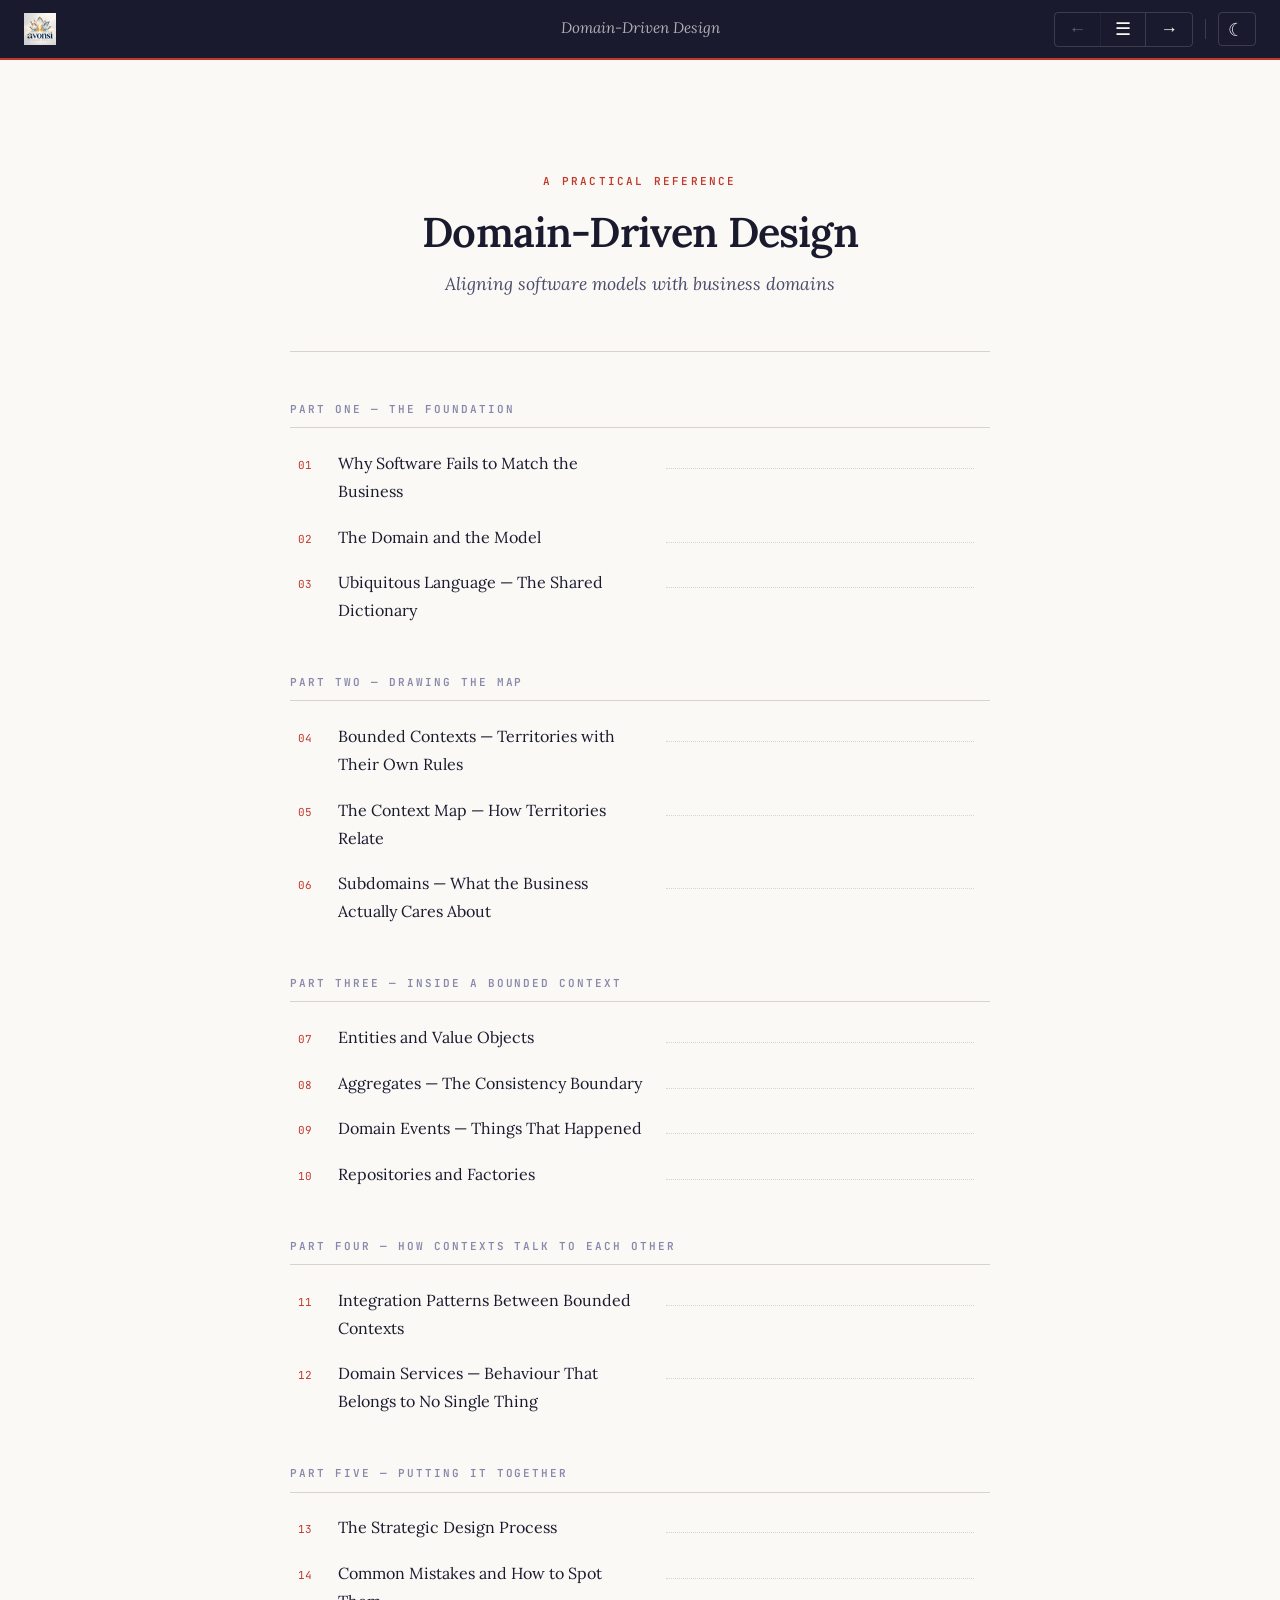
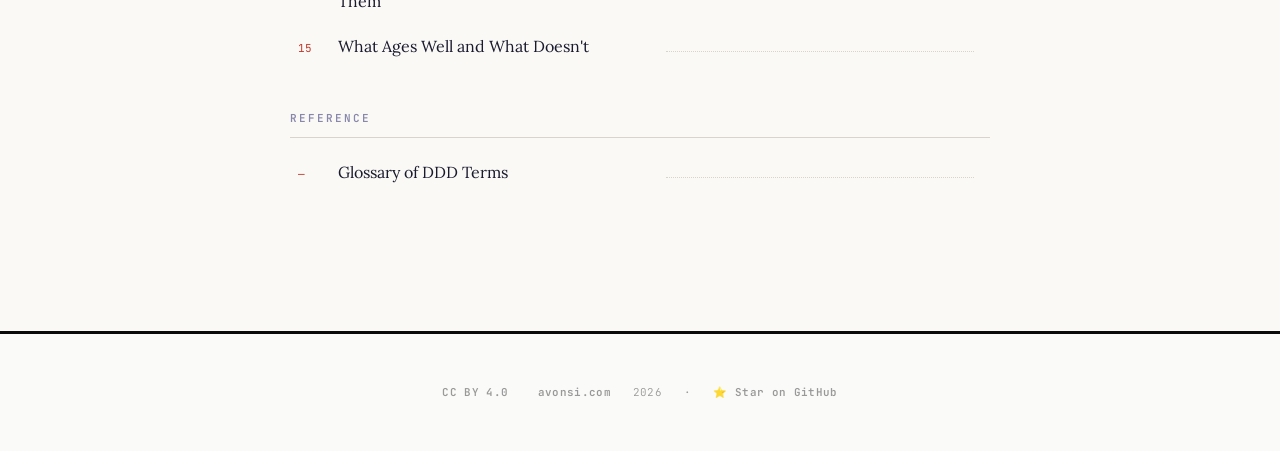
<file: guides/ddd/index.html>
<!DOCTYPE html>
<html lang="en">
<head>
<meta charset="UTF-8">
<meta name="viewport" content="width=device-width, initial-scale=1.0">
<title>Domain-Driven Design — A Practical Reference</title>
<link rel="preconnect" href="https://fonts.googleapis.com">
<link href="https://fonts.googleapis.com/css2?family=Lora:ital,wght@0,400;0,600;1,400&family=Source+Sans+3:wght@300;400;600&family=JetBrains+Mono:wght@400&display=swap" rel="stylesheet">
<link rel="stylesheet" href="../../assets/style.css?v=1.1">
<link rel="stylesheet" href="../../assets/guide.css?v=1.1">
<script src="../../assets/components.js?v=1.1" defer></script>
<script src="../../assets/guide.js?v=1.1" defer></script>

<meta name="description" content="What DDD is actually solving, and why it matters before you write a single line of code">
<meta name="keywords" content="agentic engineering, LLM, AI, software development, DDD, BMAD, Attractor, design, architecture, brownfield, enterprise">
<meta name="author" content="Avonsi Services">

<!-- Open Graph / Facebook -->
<meta property="og:type" content="article">
<meta property="og:url" content="https://avonsiservices.github.io/guides/ddd/">
<meta property="og:title" content="Domain-Driven Design — A Practical Reference">
<meta property="og:description" content="What DDD is actually solving, and why it matters before you write a single line of code">
<meta property="og:image" content="https://avonsiservices.github.io/assets/logo.png?v=2">

<!-- Twitter -->
<meta property="twitter:card" content="summary_large_image">
<meta property="twitter:url" content="https://avonsiservices.github.io/guides/ddd/">
<meta property="twitter:title" content="Domain-Driven Design — A Practical Reference">
<meta property="twitter:description" content="What DDD is actually solving, and why it matters before you write a single line of code">
<meta property="twitter:image" content="https://avonsiservices.github.io/assets/logo.png?v=2">

</head>
<body>

<guide-header title="Domain-Driven Design"></guide-header>

<!-- ══════════════════════════════════════════
     PAGE 0 — TABLE OF CONTENTS
     ══════════════════════════════════════════ -->
<div class="guide-page active" id="page-0">
  <div class="toc-header">
    <div class="toc-label">A Practical Reference</div>
    <h1>Domain-Driven Design</h1>
    <p class="subtitle">Aligning software models with business domains</p>
  </div>

  <div class="toc-part">
    <div class="toc-part-label">Part One — The Foundation</div>
    <div class="toc-item" onclick="showPage(1)">
      <span class="toc-num">01</span>
      <span class="toc-name">Why Software Fails to Match the Business</span>
      <span class="toc-dots"></span>
    </div>
    <div class="toc-item" onclick="showPage(2)">
      <span class="toc-num">02</span>
      <span class="toc-name">The Domain and the Model</span>
      <span class="toc-dots"></span>
    </div>
    <div class="toc-item" onclick="showPage(3)">
      <span class="toc-num">03</span>
      <span class="toc-name">Ubiquitous Language — The Shared Dictionary</span>
      <span class="toc-dots"></span>
    </div>
  </div>

  <div class="toc-part">
    <div class="toc-part-label">Part Two — Drawing the Map</div>
    <div class="toc-item" onclick="showPage(4)">
      <span class="toc-num">04</span>
      <span class="toc-name">Bounded Contexts — Territories with Their Own Rules</span>
      <span class="toc-dots"></span>
    </div>
    <div class="toc-item" onclick="showPage(5)">
      <span class="toc-num">05</span>
      <span class="toc-name">The Context Map — How Territories Relate</span>
      <span class="toc-dots"></span>
    </div>
    <div class="toc-item" onclick="showPage(6)">
      <span class="toc-num">06</span>
      <span class="toc-name">Subdomains — What the Business Actually Cares About</span>
      <span class="toc-dots"></span>
    </div>
  </div>

  <div class="toc-part">
    <div class="toc-part-label">Part Three — Inside a Bounded Context</div>
    <div class="toc-item" onclick="showPage(7)">
      <span class="toc-num">07</span>
      <span class="toc-name">Entities and Value Objects</span>
      <span class="toc-dots"></span>
    </div>
    <div class="toc-item" onclick="showPage(8)">
      <span class="toc-num">08</span>
      <span class="toc-name">Aggregates — The Consistency Boundary</span>
      <span class="toc-dots"></span>
    </div>
    <div class="toc-item" onclick="showPage(9)">
      <span class="toc-num">09</span>
      <span class="toc-name">Domain Events — Things That Happened</span>
      <span class="toc-dots"></span>
    </div>
    <div class="toc-item" onclick="showPage(10)">
      <span class="toc-num">10</span>
      <span class="toc-name">Repositories and Factories</span>
      <span class="toc-dots"></span>
    </div>
  </div>

  <div class="toc-part">
    <div class="toc-part-label">Part Four — How Contexts Talk to Each Other</div>
    <div class="toc-item" onclick="showPage(11)">
      <span class="toc-num">11</span>
      <span class="toc-name">Integration Patterns Between Bounded Contexts</span>
      <span class="toc-dots"></span>
    </div>
    <div class="toc-item" onclick="showPage(12)">
      <span class="toc-num">12</span>
      <span class="toc-name">Domain Services — Behaviour That Belongs to No Single Thing</span>
      <span class="toc-dots"></span>
    </div>
  </div>

  <div class="toc-part">
    <div class="toc-part-label">Part Five — Putting It Together</div>
    <div class="toc-item" onclick="showPage(13)">
      <span class="toc-num">13</span>
      <span class="toc-name">The Strategic Design Process</span>
      <span class="toc-dots"></span>
    </div>
    <div class="toc-item" onclick="showPage(14)">
      <span class="toc-num">14</span>
      <span class="toc-name">Common Mistakes and How to Spot Them</span>
      <span class="toc-dots"></span>
    </div>
    <div class="toc-item" onclick="showPage(15)">
      <span class="toc-num">15</span>
      <span class="toc-name">What Ages Well and What Doesn't</span>
      <span class="toc-dots"></span>
    </div>
  </div>

  <div class="toc-part">
    <div class="toc-part-label">Reference</div>
    <div class="toc-item" onclick="showPage(16)">
      <span class="toc-num">—</span>
      <span class="toc-name">Glossary of DDD Terms</span>
      <span class="toc-dots"></span>
    </div>
  </div>
</div>

<!-- ══════════════════════════════════════════
     CHAPTER 1
     ══════════════════════════════════════════ -->
<div class="guide-page" id="page-1">
  <div class="part-header">
    <div class="part-num">Part One</div>
    <h2>The Foundation</h2>
    <p>What DDD is actually solving, and why it matters before you write a single line of code</p>
  </div>

  <div class="chapter-eyebrow">Chapter 1</div>
  <span class="chapter-number">01</span>
  <h1 class="chapter-title">Why Software Fails to Match the Business</h1>

  <p class="chapter-intro">The gap between what a business does and what its software thinks it does is one of the most expensive problems in enterprise IT. DDD starts by naming this gap clearly — because you can't fix a problem you haven't admitted exists.</p>

  <h2>The Meeting Where Everyone Agrees and Nobody Understands the Same Thing</h2>

  <p>Picture a project kickoff. The business team explains what they need. The IT team nods along and takes notes. Everyone leaves feeling aligned. Six months later, the software ships — and the business team spends the next three months filing change requests because the system doesn't work the way they expected.</p>

  <p>This is not a failure of intent. Both sides were trying to build the right thing. The failure is linguistic. The business used words that meant one thing to them. The developers heard those words and built something that reflected a different, quieter understanding. Neither side noticed the divergence until the code was running.</p>

  <p>This is the core problem DDD was designed to solve.</p>

  <h2>The Same Word, Three Different Meanings</h2>

  <p>Take the word "customer." Ask your sales team what a customer is, and they'll describe a prospect who signed a contract. Ask your accounts receivable team, and they'll describe an entity that owes money on an invoice. Ask your customer service team, and they'll describe a person who called with a complaint. Same word. Three different data models. Three different sets of rules about what's valid, what's required, and what triggers an action.</p>

  <p>Now imagine a single database table trying to serve all three. Some fields are mandatory for sales but irrelevant to finance. Some records that exist for service purposes were never sales leads. The table grows columns to accommodate every meaning. Queries become complicated. Bugs emerge at the boundaries. Developers add conditional logic to handle the different cases. The codebase starts to feel like it's fighting itself.</p>

  <div class="callout">
    <div class="callout-label">Why This Matters</div>
    <p>When the same word carries different meanings in different parts of the business, and software treats it as one unified concept, you get a system that partially serves everyone and fully serves no one. DDD's answer is to stop pretending the word has one meaning, and instead make the different meanings explicit and separate.</p>
  </div>

  <h2>The Translation Tax</h2>

  <p>Every time a business person describes what they need and a developer has to translate that into code, something is lost. The translation happens in someone's head, invisibly. The business person described a "booking" — the developer built a "reservation record with status flags." Close enough to ship. Not close enough to be right when edge cases appear.</p>

  <p>Over time, this translation tax accumulates. The codebase diverges further from the business reality it's supposed to represent. New developers joining the team learn the code model, not the business model. When the business changes — and it always changes — the developers have to figure out what the change means in terms of the system's internal logic, not in terms of the business's own language.</p>

  <p>This is how you end up with systems nobody fully understands. Not because the developers were careless. Because the connection between the business's world and the system's world was never properly built.</p>

  <h2>What DDD Proposes Instead</h2>

  <p>Domain-Driven Design is a set of principles and patterns for building software whose structure mirrors the structure of the business it serves. Not just at the requirements stage — at every stage, all the way into the code.</p>

  <p>The core insight is simple: if the software model matches how the business actually thinks about its domain, then change becomes manageable. Business people and developers can have real conversations using shared language. New requirements map cleanly to the existing structure instead of requiring workarounds.</p>

  <p>DDD doesn't promise to eliminate complexity. Some business domains are genuinely complex, and no design approach will change that. What it promises is that the complexity in your software will reflect real complexity in the business — not accidental complexity introduced by poor modelling decisions.</p>

  <div class="diagram-wrap">
    <svg class="diagram" viewBox="0 0 680 260" xmlns="http://www.w3.org/2000/svg">
      <!-- Without DDD: misaligned -->
      <rect x="20" y="20" width="280" height="100" rx="8" fill="#faf9f6" stroke="#d8d4cb" stroke-width="1.5"/>
      <text x="160" y="44" text-anchor="middle" font-family="Source Sans 3, sans-serif" font-size="11" fill="#8888aa" letter-spacing="1" font-weight="600">WITHOUT DDD</text>
      <rect x="40" y="56" width="100" height="48" rx="5" fill="#e8d5d3" stroke="#c0392b" stroke-width="1.5"/>
      <text x="90" y="76" text-anchor="middle" font-family="Lora, serif" font-size="12" fill="#1a1a2e">Business</text>
      <text x="90" y="92" text-anchor="middle" font-family="Lora, serif" font-size="12" fill="#1a1a2e">World</text>
      <rect x="162" y="56" width="100" height="48" rx="5" fill="#dde8f0" stroke="#2980b9" stroke-width="1.5"/>
      <text x="212" y="76" text-anchor="middle" font-family="Lora, serif" font-size="12" fill="#1a1a2e">Software</text>
      <text x="212" y="92" text-anchor="middle" font-family="Lora, serif" font-size="12" fill="#1a1a2e">World</text>
      <!-- Gap arrow -->
      <line x1="142" y1="80" x2="160" y2="80" stroke="#c0392b" stroke-width="2" stroke-dasharray="4,3"/>
      <text x="151" y="73" text-anchor="middle" font-family="Source Sans 3, sans-serif" font-size="9" fill="#c0392b">gap</text>
      <text x="160" y="136" text-anchor="middle" font-family="Source Sans 3, sans-serif" font-size="11" fill="#8888aa" font-style="italic">Translation required at every step</text>

      <!-- With DDD: aligned -->
      <rect x="380" y="20" width="280" height="100" rx="8" fill="#faf9f6" stroke="#d8d4cb" stroke-width="1.5"/>
      <text x="520" y="44" text-anchor="middle" font-family="Source Sans 3, sans-serif" font-size="11" fill="#4a9068" letter-spacing="1" font-weight="600">WITH DDD</text>
      <rect x="400" y="56" width="100" height="48" rx="5" fill="#eef4f0" stroke="#4a9068" stroke-width="1.5"/>
      <text x="450" y="76" text-anchor="middle" font-family="Lora, serif" font-size="12" fill="#1a1a2e">Business</text>
      <text x="450" y="92" text-anchor="middle" font-family="Lora, serif" font-size="12" fill="#1a1a2e">World</text>
      <rect x="522" y="56" width="100" height="48" rx="5" fill="#eef4f0" stroke="#4a9068" stroke-width="1.5"/>
      <text x="572" y="76" text-anchor="middle" font-family="Lora, serif" font-size="12" fill="#1a1a2e">Software</text>
      <text x="572" y="92" text-anchor="middle" font-family="Lora, serif" font-size="12" fill="#1a1a2e">World</text>
      <!-- Bridge -->
      <line x1="502" y1="80" x2="520" y2="80" stroke="#4a9068" stroke-width="2.5"/>
      <polygon points="518,76 526,80 518,84" fill="#4a9068"/>
      <text x="520" y="136" text-anchor="middle" font-family="Source Sans 3, sans-serif" font-size="11" fill="#8888aa" font-style="italic">Shared language bridges both worlds</text>

      <!-- Labels at bottom -->
      <text x="340" y="220" text-anchor="middle" font-family="Lora, serif" font-size="13" fill="#4a4a6a" font-style="italic">The fundamental shift DDD makes</text>
    </svg>
    <div class="diagram-caption">The business world and the software world: disconnected without DDD, bridged with it</div>
  </div>

  <h2>A Note on Scope</h2>

  <p>DDD is most valuable when the business domain is genuinely complex — when there are real business rules, meaningful distinctions, and enough moving parts that getting the model wrong has real consequences. For a simple CRUD application that stores and retrieves records, DDD is likely overkill. For a system that handles insurance claims, financial trading, healthcare workflows, or supply chain logistics, it's close to essential.</p>

  <p>The rest of this guide assumes you're working with real complexity. If your domain is simple, take what's useful and leave the rest. DDD is a toolkit, not a religion.</p>

  <hr class="section-rule">
  <p style="color: var(--guide-ink-faint); font-size: 0.9rem; font-style: italic;">Next: what we mean by "domain" and what a model is actually for.</p>
</div>

<!-- ══════════════════════════════════════════
     CHAPTER 2
     ══════════════════════════════════════════ -->
<div class="guide-page" id="page-2">
  <div class="chapter-eyebrow">Chapter 2</div>
  <span class="chapter-number">02</span>
  <h1 class="chapter-title">The Domain and the Model</h1>

  <p class="chapter-intro">Before DDD gives you any patterns or techniques, it asks you to be precise about two things: what territory you're operating in, and what kind of map you need. Everything else follows from getting these right.</p>

  <h2>What Is a Domain?</h2>

  <p>A domain is simply the subject area your software addresses. If you're building software for a hospital, the domain is healthcare — patient records, treatments, billing, scheduling. If you're building for a logistics company, the domain is freight — shipments, routes, carriers, customs. The domain is the world the software lives in.</p>

  <p>This sounds obvious. But "the domain" is often much narrower than the company it serves. A large bank has dozens of domains: retail banking, corporate lending, foreign exchange, compliance, HR. Software built for one domain shouldn't try to serve all of them with a single unified model. That's the source of the "customer" problem from the previous chapter.</p>

  <div class="callout">
    <div class="callout-label">Domain — Definition</div>
    <p><strong>Domain:</strong> The specific subject area or sphere of knowledge that a piece of software is built to address. A single organisation typically contains multiple distinct domains, each with its own rules, terminology, and logic.</p>
  </div>

  <h2>What Is a Model?</h2>

  <p>A model is a simplification. It's not a picture of everything — it's a deliberately selective representation of the things that matter for a specific purpose.</p>

  <p>Consider a map. A street map of London shows roads, landmarks, and postcodes. It ignores elevation, geology, and property ownership. A geological survey map of the same area shows rock formations and ignores roads entirely. Neither map is more "correct" than the other. Each is the right model for a specific purpose.</p>

  <p>A domain model works the same way. It captures the concepts, rules, and relationships that matter for the software's purpose — and consciously ignores everything else. The danger is building a model that tries to capture everything, because then it's genuinely useful for nothing.</p>

  <div class="callout">
    <div class="callout-label">Domain Model — Definition</div>
    <p><strong>Domain Model:</strong> A structured, simplified representation of a business domain — the concepts that exist in it, how they relate, and the rules that govern them. A model is always a selective simplification, not a complete picture. Its value comes from what it deliberately leaves out as much as what it includes.</p>
  </div>

  <h2>Models Live in Code</h2>

  <p>Here's where DDD gets specific. In DDD, the domain model isn't a diagram on a whiteboard or a document in a shared drive. It lives in the code. The code structure reflects the business concepts directly. Classes, modules, and functions carry names that a business person would recognise. Business rules are expressed in code, not buried in stored procedures or encoded in cryptic field names.</p>

  <p>When the model in the code matches the model in the business people's heads, something valuable happens: developers and business people can talk to each other productively. A developer can describe what the code does in terms the business person understands. A business person can explain a new requirement in terms that map directly to the existing code structure.</p>

  <p>When they don't match — and in most legacy systems, they don't — every conversation requires translation, every change requires archaeological investigation of what the code was trying to do, and every new feature risks breaking something unexpected.</p>

  <h2>The Knowledge-Crunching Loop</h2>

  <p>Evans used the term "knowledge crunching" to describe how good models get built. It's not a one-time design exercise. It's a continuous conversation between developers and domain experts — the people who actually understand the business — where each side teaches the other.</p>

  <p>Domain experts teach developers how the business actually works, including the edge cases and exceptions that never make it into requirements documents. Developers help domain experts see their own domain more clearly by asking precise questions that expose ambiguities and contradictions in how the business thinks about itself.</p>

  <p>The model that emerges from this conversation is better than either side could have produced alone. This is the process DDD is trying to institutionalise. It's not a methodology with phases and deliverables. It's a discipline of ongoing collaboration.</p>

  <div class="diagram-wrap">
    <svg class="diagram" viewBox="0 0 600 220" xmlns="http://www.w3.org/2000/svg">
      <!-- Three nodes in a cycle -->
      <!-- Domain Expert -->
      <ellipse cx="110" cy="110" rx="88" ry="44" fill="#eef4f0" stroke="#4a9068" stroke-width="2"/>
      <text x="110" y="105" text-anchor="middle" font-family="Lora, serif" font-size="13" fill="#1d3d2a" font-weight="600">Domain</text>
      <text x="110" y="122" text-anchor="middle" font-family="Lora, serif" font-size="13" fill="#1d3d2a" font-weight="600">Expert</text>

      <!-- Model -->
      <ellipse cx="490" cy="110" rx="88" ry="44" fill="#1a1a2e" stroke="#1a1a2e" stroke-width="2"/>
      <text x="490" y="105" text-anchor="middle" font-family="Lora, serif" font-size="13" fill="white" font-weight="600">The</text>
      <text x="490" y="122" text-anchor="middle" font-family="Lora, serif" font-size="13" fill="white" font-weight="600">Model</text>

      <!-- Developer -->
      <ellipse cx="300" cy="42" rx="88" ry="34" fill="#e8d5d3" stroke="#c0392b" stroke-width="2"/>
      <text x="300" y="37" text-anchor="middle" font-family="Lora, serif" font-size="13" fill="#6b1a14" font-weight="600">Developer</text>
      <text x="300" y="54" text-anchor="middle" font-family="Lora, serif" font-size="11" fill="#6b1a14">asks precise questions</text>

      <!-- Arrows -->
      <path d="M 196 90 Q 248 60 210 48" fill="none" stroke="#4a9068" stroke-width="1.8" marker-end="url(#arrow-green)"/>
      <path d="M 388 52 Q 430 72 404 90" fill="none" stroke="#c0392b" stroke-width="1.8" marker-end="url(#arrow-red)"/>
      <path d="M 404 130 Q 360 170 196 130" fill="none" stroke="#1a1a2e" stroke-width="1.8" stroke-dasharray="5,3" marker-end="url(#arrow-dark)"/>

      <!-- Edge labels -->
      <text x="218" y="58" font-family="Source Sans 3, sans-serif" font-size="10" fill="#4a9068" font-style="italic">shares knowledge</text>
      <text x="378" y="60" font-family="Source Sans 3, sans-serif" font-size="10" fill="#c0392b" font-style="italic">refines model</text>
      <text x="290" y="170" text-anchor="middle" font-family="Source Sans 3, sans-serif" font-size="10" fill="#4a4a6a" font-style="italic">model reflects domain</text>

      <defs>
        <marker id="arrow-green" markerWidth="8" markerHeight="8" refX="6" refY="3" orient="auto">
          <path d="M0,0 L0,6 L8,3 z" fill="#4a9068"/>
        </marker>
        <marker id="arrow-red" markerWidth="8" markerHeight="8" refX="6" refY="3" orient="auto">
          <path d="M0,0 L0,6 L8,3 z" fill="#c0392b"/>
        </marker>
        <marker id="arrow-dark" markerWidth="8" markerHeight="8" refX="6" refY="3" orient="auto">
          <path d="M0,0 L0,6 L8,3 z" fill="#1a1a2e"/>
        </marker>
      </defs>
    </svg>
    <div class="diagram-caption">Knowledge crunching: a continuous loop between domain experts, developers, and the model</div>
  </div>

  <h2>Why "Domain-Driven" and Not "Data-Driven"</h2>

  <p>Most software development starts with data. What tables do we need? What fields? Design the schema first, then build the application around it. This approach is natural for developers and familiar to DBAs. It's also a reliable way to build systems where the data structure slowly diverges from business reality.</p>

  <p>DDD inverts this. Start with the domain — the business concepts, rules, and processes. Let that understanding drive the model. Let the model drive the data structure. The database is an implementation detail, not the foundation.</p>

  <p>This isn't anti-data. It's a sequencing argument. Get the domain model right first. The data structure will follow naturally from a good model. Get the data structure right first and you've pre-committed to a model before you understood the domain.</p>

  <hr class="section-rule">
  <p style="color: var(--guide-ink-faint); font-size: 0.9rem; font-style: italic;">Next: the single most practical idea in all of DDD — Ubiquitous Language.</p>
</div>

<!-- ══════════════════════════════════════════
     CHAPTER 3
     ══════════════════════════════════════════ -->
<div class="guide-page" id="page-3">
  <div class="chapter-eyebrow">Chapter 3</div>
  <span class="chapter-number">03</span>
  <h1 class="chapter-title">Ubiquitous Language — The Shared Dictionary</h1>

  <p class="chapter-intro">If you only take one idea from DDD, this is the one. Ubiquitous Language is the discipline of building a shared vocabulary between business people and developers — and then enforcing it everywhere, including in the code.</p>

  <h2>The Problem with "Translation"</h2>

  <p>In most organisations, business people and developers speak different languages. Not technically different — everyone speaks English (or whatever the working language is) — but professionally different. Business people talk about customers, orders, fulfilment, policies, claims, portfolios. Developers talk about records, objects, entities, services, tables, APIs.</p>

  <p>When a business person describes a requirement, a developer mentally translates it into technical concepts. When a developer reports progress or asks a clarifying question, the business person mentally translates it back. This translation happens constantly, mostly invisibly, and it introduces errors at every step.</p>

  <p>The errors aren't dramatic. They're subtle. A developer hears "credit the account" and implements it as an accounting transaction, when the business actually meant a loyalty points adjustment. A business person hears "we've modelled that as a relationship" and assumes the developer understood the business rule, when the developer only captured the data linkage.</p>

  <h2>What Ubiquitous Language Means</h2>

  <p>Ubiquitous Language is the practice of establishing a single, shared vocabulary for a domain — developed jointly by business people and developers — and then using it everywhere without translation. In conversations, in documentation, in requirements, and directly in the code.</p>

  <div class="callout">
    <div class="callout-label">Ubiquitous Language — Definition</div>
    <p><strong>Ubiquitous Language:</strong> A shared vocabulary, developed collaboratively between business experts and developers, that is used consistently across all conversations, documentation, and code within a Bounded Context. The language is "ubiquitous" because it appears everywhere — not just in meetings, but in class names, method names, and variable names in the actual code.</p>
  </div>

  <p>The "ubiquitous" part matters. A language that lives in requirements documents but gets translated when it hits the code isn't a Ubiquitous Language — it's just documentation. The discipline is using the same terms in the code that the business uses in conversation. If the business calls it a "policy," the code has a Policy class, not an InsuranceContractRecord.</p>

  <h2>Building It Is a Conversation, Not a Glossary Exercise</h2>

  <p>A common mistake is treating Ubiquitous Language as a glossary creation exercise. Teams hold a workshop, produce a list of defined terms, file it in Confluence, and move on. Two months later nobody refers to it and the code uses different names anyway.</p>

  <p>Genuine Ubiquitous Language emerges from working conversations. A developer asks "when you say the order is confirmed, what exactly has to be true?" The business person explains. The developer asks about edge cases. The business person discovers they haven't thought about one of them. They work it out together. The resulting definition is precise enough to implement and meaningful enough for the business to recognise.</p>

  <p>This process also surfaces hidden complexity early. Often a business person uses a single term to cover several different concepts that need to be separate in the system. The conversation to establish shared language is frequently the moment those distinctions become visible.</p>

  <h2>When the Language Disagrees, the Model Is Wrong</h2>

  <p>Here's a useful diagnostic. If business people stop using certain terms when talking to developers — if they simplify their language, avoid certain words, or find themselves saying "well, in the system it's called..." — the model has diverged from the domain. The business has adapted to the system's model rather than the system reflecting the business's model. That's backwards.</p>

  <p>When the Ubiquitous Language is working, business people and developers can sit in the same room, describe the same situation using the same words, and mean the same thing. That's the target. It's harder to reach than it sounds, and enormously valuable when you get there.</p>

  <div class="diagram-wrap">
    <svg class="diagram" viewBox="0 0 660 280" xmlns="http://www.w3.org/2000/svg">
      <!-- Title -->
      <text x="330" y="22" text-anchor="middle" font-family="Source Sans 3, sans-serif" font-size="11" fill="#8888aa" letter-spacing="1" font-weight="600">THE SAME WORD IN TWO DIFFERENT CONTEXTS</text>

      <!-- Sales context box -->
      <rect x="20" y="38" width="280" height="220" rx="8" fill="#faf9f6" stroke="#2980b9" stroke-width="2"/>
      <rect x="20" y="38" width="280" height="34" rx="8" fill="#2980b9"/>
      <rect x="20" y="58" width="280" height="14" fill="#2980b9"/>
      <text x="160" y="60" text-anchor="middle" font-family="Source Sans 3, sans-serif" font-size="12" fill="white" font-weight="600" letter-spacing="1">SALES CONTEXT</text>

      <text x="160" y="96" text-anchor="middle" font-family="Lora, serif" font-size="22" fill="#2980b9" font-weight="600">"Customer"</text>

      <text x="40" y="122" font-family="Source Sans 3, sans-serif" font-size="12" fill="#4a4a6a">→ Has a sales rep assigned</text>
      <text x="40" y="142" font-family="Source Sans 3, sans-serif" font-size="12" fill="#4a4a6a">→ Has a pipeline stage</text>
      <text x="40" y="162" font-family="Source Sans 3, sans-serif" font-size="12" fill="#4a4a6a">→ May not have paid yet</text>
      <text x="40" y="182" font-family="Source Sans 3, sans-serif" font-size="12" fill="#4a4a6a">→ Defined by contract signed</text>
      <text x="40" y="202" font-family="Source Sans 3, sans-serif" font-size="12" fill="#4a4a6a">→ "Contact" before the sale</text>
      <text x="40" y="232" font-family="Source Sans 3, sans-serif" font-size="11" fill="#8888aa" font-style="italic">Rules: credit check, discount limits,</text>
      <text x="40" y="248" font-family="Source Sans 3, sans-serif" font-size="11" fill="#8888aa" font-style="italic">territory assignment</text>

      <!-- Service context box -->
      <rect x="360" y="38" width="280" height="220" rx="8" fill="#faf9f6" stroke="#c0392b" stroke-width="2"/>
      <rect x="360" y="38" width="280" height="34" rx="8" fill="#c0392b"/>
      <rect x="360" y="58" width="280" height="14" fill="#c0392b"/>
      <text x="500" y="60" text-anchor="middle" font-family="Source Sans 3, sans-serif" font-size="12" fill="white" font-weight="600" letter-spacing="1">SERVICE CONTEXT</text>

      <text x="500" y="96" text-anchor="middle" font-family="Lora, serif" font-size="22" fill="#c0392b" font-weight="600">"Customer"</text>

      <text x="380" y="122" font-family="Source Sans 3, sans-serif" font-size="12" fill="#4a4a6a">→ Has a support history</text>
      <text x="380" y="142" font-family="Source Sans 3, sans-serif" font-size="12" fill="#4a4a6a">→ Has a service tier / SLA</text>
      <text x="380" y="162" font-family="Source Sans 3, sans-serif" font-size="12" fill="#4a4a6a">→ Must have an active contract</text>
      <text x="380" y="182" font-family="Source Sans 3, sans-serif" font-size="12" fill="#4a4a6a">→ Defined by who can raise tickets</text>
      <text x="380" y="202" font-family="Source Sans 3, sans-serif" font-size="12" fill="#4a4a6a">→ "End user" vs "Account"</text>
      <text x="380" y="232" font-family="Source Sans 3, sans-serif" font-size="11" fill="#8888aa" font-style="italic">Rules: SLA timers, escalation paths,</text>
      <text x="380" y="248" font-family="Source Sans 3, sans-serif" font-size="11" fill="#8888aa" font-style="italic">entitlements</text>

      <!-- VS in middle -->
      <text x="330" y="158" text-anchor="middle" font-family="Lora, serif" font-size="18" fill="#d8d4cb" font-weight="600">≠</text>
    </svg>
    <div class="diagram-caption">The same word, "Customer", carries entirely different meaning and rules in two different parts of the business. A single model can't serve both correctly.</div>
  </div>

  <h2>The Language Is Bounded</h2>

  <p>One important nuance: Ubiquitous Language isn't universal. It's specific to a context. The sales team's definition of "customer" and the service team's definition can legitimately differ — and the language for each context should reflect that difference, not paper over it. This is why Ubiquitous Language and Bounded Contexts (the next chapter) are inseparable ideas. The language is ubiquitous within a context, not across the entire organisation.</p>

  <p>Trying to create a single Ubiquitous Language for an entire enterprise is a common mistake. It produces either a language so general it's useless, or endless political battles about whose definition of "customer" is the right one. Neither outcome serves anyone.</p>

  <h2>When the System's Language Colonises the Business</h2>

  <p>There's a subtler version of the same problem that anyone who has worked with large packaged applications will recognise immediately. Ubiquitous Language assumes the business's vocabulary shapes the software. In practice, the reverse frequently happens — the software's vocabulary displaces the business's language entirely.</p>

  <p>Sit in a requirements workshop with an ERP implementation team and within twenty minutes the conversation has shifted from business processes to transaction codes, table names, and configuration parameters. The business stakeholders stop contributing because they can no longer follow the discussion. The language in the room has become the system's language, not the business's language. Nobody planned this — it's the natural result of the system being more concrete and immediately present than the business concepts it was built to serve.</p>

  <div class="callout">
    <div class="callout-label">The Vocabulary Takeover</div>
    <p>When a packaged application or ERP imposes its own terminology on business conversations, the Ubiquitous Language problem runs in reverse. Instead of the business language failing to reach the code, the system's technical language colonises the business. The symptom: business people stop using their own words and start describing their processes in terms of what the system can do. The consequence: genuine business requirements stop surfacing, because the conversation has been reframed around system constraints. Recognising this pattern is the first step to reversing it.</p>
  </div>

  <hr class="section-rule">
  <p style="color: var(--guide-ink-faint); font-size: 0.9rem; font-style: italic;">Next: Bounded Contexts — the most powerful idea in DDD's strategic toolkit.</p>
</div>

<!-- ══════════════════════════════════════════
     CHAPTER 4
     ══════════════════════════════════════════ -->
<div class="guide-page" id="page-4">
  <div class="part-header">
    <div class="part-num">Part Two</div>
    <h2>Drawing the Map</h2>
    <p>How to divide a complex business into territories that can each be understood and built independently</p>
  </div>

  <div class="chapter-eyebrow">Chapter 4</div>
  <span class="chapter-number">04</span>
  <h1 class="chapter-title">Bounded Contexts — Territories with Their Own Rules</h1>

  <p class="chapter-intro">Bounded Context is the central strategic pattern in DDD. It's the answer to the question: if different parts of the business use the same words differently, how do we structure the software to handle that without making a mess?</p>

  <h2>The Map Analogy</h2>

  <p>Different maps of the same physical territory serve different purposes and show different things. A political map draws borders based on governance. A physical map shows elevation and terrain. A climate map shows weather patterns. None of these maps is "wrong" — each is the right representation for a specific purpose.</p>

  <p>Bounded Contexts work the same way. The same business reality — the same customers, products, and transactions — can be modelled differently depending on what part of the business is doing the work. A Bounded Context is the explicit boundary within which a particular model applies and a particular language is used consistently.</p>

  <div class="callout">
    <div class="callout-label">Bounded Context — Definition</div>
    <p><strong>Bounded Context:</strong> An explicit boundary within which a domain model is defined and applicable. Inside the boundary, all terms have precise, consistent meanings. Outside the boundary, the same terms may mean different things. Each Bounded Context has its own Ubiquitous Language, its own model, and ideally its own codebase or at least its own clearly separated module.</p>
  </div>

  <h2>What Goes Inside a Bounded Context</h2>

  <p>A Bounded Context contains everything needed to express one coherent slice of the business: the model, the language, the business rules, the code, and ideally the team. The boundary is not just conceptual — it has practical implications for how code is organised, how teams are structured, and how systems are integrated.</p>

  <p>Inside the boundary, the model is consistent. "Order" means one specific thing. "Customer" means one specific thing. "Fulfilment" means one specific thing. The rules are enforced. The language is shared. Developers working inside the context don't need to worry about whether "order" means something different in the warehouse system — that's outside the boundary and handled through integration.</p>

  <h2>Bounded Contexts Are Not Microservices</h2>

  <p>This is a common conflation worth clearing up. A Bounded Context is a conceptual boundary. A microservice is a deployment unit. These concepts are related but not the same thing.</p>

  <p>One Bounded Context can be implemented as multiple services. One service can span parts of multiple contexts (though this is usually a warning sign). A monolithic application can be well-organised into Bounded Contexts with clear internal boundaries even if it's deployed as a single unit. The context boundary is about how you think about and structure the model, not necessarily about how you deploy it.</p>

  <p>That said, Bounded Contexts and microservices often align in practice, because a team owning a Bounded Context and a team owning a microservice tend to be the same team. Conway's Law being what it is, the deployment architecture eventually mirrors the team structure.</p>

  <div class="callout">
    <div class="callout-label">Conway's Law</div>
    <p>In 1967, computer scientist Melvin Conway observed that organisations design systems which mirror their own communication structure. A company with four siloed departments will build a system with four poorly integrated modules — not because anyone planned it that way, but because teams naturally build what they can coordinate on. DDD's Bounded Contexts, when aligned with team ownership, work <strong>with</strong> Conway's Law rather than against it. The boundary around the context and the boundary around the team become the same boundary.</p>
  </div>

  <h2>Finding the Boundaries</h2>

  <p>Where should the boundaries go? This is the hardest question in strategic DDD and there's no algorithm for it. But there are reliable signals.</p>

  <p>Boundaries often emerge where language changes. Pay attention to where the same word means different things to different people — the seam between those meanings is often a natural context boundary. Boundaries also often align with organisational boundaries: different departments, different teams, different business capabilities. This isn't a coincidence. Organisational boundaries exist partly because different parts of the business have genuinely different concerns.</p>

  <p>Watch for where business rules conflict. If the rule about what makes an "account" valid differs between finance and operations, those two groups are probably working in different contexts whether they know it or not.</p>

  <div class="diagram-wrap">
    <svg class="diagram" viewBox="0 0 680 340" xmlns="http://www.w3.org/2000/svg">
      <text x="340" y="20" text-anchor="middle" font-family="Source Sans 3, sans-serif" font-size="11" fill="#8888aa" letter-spacing="1" font-weight="600">BOUNDED CONTEXTS IN AN E-COMMERCE BUSINESS</text>

      <!-- Sales/Orders context -->
      <rect x="20" y="36" width="190" height="130" rx="10" fill="#eef4f0" stroke="#4a9068" stroke-width="2.5"/>
      <text x="115" y="58" text-anchor="middle" font-family="Source Sans 3, sans-serif" font-size="11" fill="#4a9068" font-weight="600" letter-spacing="0.5">ORDERING</text>
      <text x="115" y="78" text-anchor="middle" font-family="Lora, serif" font-size="12" fill="#1a1a2e">Customer (buyer)</text>
      <text x="115" y="96" text-anchor="middle" font-family="Lora, serif" font-size="12" fill="#1a1a2e">Order</text>
      <text x="115" y="114" text-anchor="middle" font-family="Lora, serif" font-size="12" fill="#1a1a2e">Product (catalogue)</text>
      <text x="115" y="132" text-anchor="middle" font-family="Lora, serif" font-size="12" fill="#1a1a2e">Payment</text>
      <text x="115" y="154" text-anchor="middle" font-family="Lora, serif" font-size="12" fill="#1a1a2e">Discount</text>

      <!-- Fulfilment context -->
      <rect x="245" y="36" width="190" height="130" rx="10" fill="#e8d5d3" stroke="#c0392b" stroke-width="2.5"/>
      <text x="340" y="58" text-anchor="middle" font-family="Source Sans 3, sans-serif" font-size="11" fill="#c0392b" font-weight="600" letter-spacing="0.5">FULFILMENT</text>
      <text x="340" y="78" text-anchor="middle" font-family="Lora, serif" font-size="12" fill="#1a1a2e">Shipment</text>
      <text x="340" y="96" text-anchor="middle" font-family="Lora, serif" font-size="12" fill="#1a1a2e">Pick List</text>
      <text x="340" y="114" text-anchor="middle" font-family="Lora, serif" font-size="12" fill="#1a1a2e">Warehouse Location</text>
      <text x="340" y="132" text-anchor="middle" font-family="Lora, serif" font-size="12" fill="#1a1a2e">Carrier</text>
      <text x="340" y="154" text-anchor="middle" font-family="Lora, serif" font-size="12" fill="#1a1a2e">Delivery Window</text>

      <!-- Inventory context -->
      <rect x="470" y="36" width="190" height="130" rx="10" fill="#dde8f0" stroke="#2980b9" stroke-width="2.5"/>
      <text x="565" y="58" text-anchor="middle" font-family="Source Sans 3, sans-serif" font-size="11" fill="#2980b9" font-weight="600" letter-spacing="0.5">INVENTORY</text>
      <text x="565" y="78" text-anchor="middle" font-family="Lora, serif" font-size="12" fill="#1a1a2e">Stock Item</text>
      <text x="565" y="96" text-anchor="middle" font-family="Lora, serif" font-size="12" fill="#1a1a2e">Quantity on Hand</text>
      <text x="565" y="114" text-anchor="middle" font-family="Lora, serif" font-size="12" fill="#1a1a2e">Reservation</text>
      <text x="565" y="132" text-anchor="middle" font-family="Lora, serif" font-size="12" fill="#1a1a2e">Supplier</text>
      <text x="565" y="154" text-anchor="middle" font-family="Lora, serif" font-size="12" fill="#1a1a2e">Reorder Point</text>

      <!-- Finance context -->
      <rect x="132" y="200" width="190" height="120" rx="10" fill="#f5f0e8" stroke="#e67e22" stroke-width="2.5"/>
      <text x="227" y="222" text-anchor="middle" font-family="Source Sans 3, sans-serif" font-size="11" fill="#e67e22" font-weight="600" letter-spacing="0.5">FINANCE</text>
      <text x="227" y="242" text-anchor="middle" font-family="Lora, serif" font-size="12" fill="#1a1a2e">Invoice</text>
      <text x="227" y="260" text-anchor="middle" font-family="Lora, serif" font-size="12" fill="#1a1a2e">Customer (debtor)</text>
      <text x="227" y="278" text-anchor="middle" font-family="Lora, serif" font-size="12" fill="#1a1a2e">Revenue Line</text>
      <text x="227" y="296" text-anchor="middle" font-family="Lora, serif" font-size="12" fill="#1a1a2e">Credit Limit</text>

      <!-- Arrows between contexts -->
      <line x1="210" y1="100" x2="243" y2="100" stroke="#888" stroke-width="1.5" stroke-dasharray="4,3"/>
      <line x1="435" y1="100" x2="468" y2="100" stroke="#888" stroke-width="1.5" stroke-dasharray="4,3"/>
      <line x1="115" y1="167" x2="180" y2="200" stroke="#888" stroke-width="1.5" stroke-dasharray="4,3"/>
      <line x1="340" y1="167" x2="270" y2="200" stroke="#888" stroke-width="1.5" stroke-dasharray="4,3"/>

      <text x="340" y="330" text-anchor="middle" font-family="Source Sans 3, sans-serif" font-size="11" fill="#8888aa" font-style="italic">Each context has its own model. Dashed lines show integration points.</text>
    </svg>
    <div class="diagram-caption">Four Bounded Contexts in an e-commerce business. "Customer" appears in both Ordering and Finance — but it means something different in each.</div>
  </div>

  <h2>Bounded Contexts Protect Teams</h2>

  <p>There's a practical organisational benefit that's easy to underestimate. When a team owns a Bounded Context, they can work within it without needing to understand the entire system. They need to know their model deeply. They need to understand the integration contracts with other contexts. They don't need to understand the internal details of other contexts.</p>

  <p>This is what makes large systems manageable. Not because the complexity disappears, but because it's partitioned. Each team deals with their context's complexity. The integration between contexts is handled at the boundary, explicitly, through defined contracts.</p>

  <hr class="section-rule">
  <p style="color: var(--guide-ink-faint); font-size: 0.9rem; font-style: italic;">Next: the Context Map — how to make the relationships between your Bounded Contexts visible.</p>
</div>

<!-- ══════════════════════════════════════════
     CHAPTER 5
     ══════════════════════════════════════════ -->
<div class="guide-page" id="page-5">
  <div class="chapter-eyebrow">Chapter 5</div>
  <span class="chapter-number">05</span>
  <h1 class="chapter-title">The Context Map — How Territories Relate</h1>

  <p class="chapter-intro">Once you've identified your Bounded Contexts, you need to understand how they connect. The Context Map is the tool for making those connections explicit — who talks to whom, on whose terms, and with what kind of relationship.</p>

  <h2>Why Relationships Matter as Much as Boundaries</h2>

  <p>Identifying Bounded Contexts is necessary but not sufficient. The real work — and the real risk — lives at the boundaries between contexts. This is where data crosses lines, where different models have to translate between each other, and where integration bugs hide.</p>

  <p>Most organisations have an implicit Context Map. Different teams have informal understandings of how they depend on each other, what APIs they call, what data they share. The problem with implicit maps is that they're invisible. Nobody has a clear picture of the whole. Dependencies accumulate without scrutiny. Coupling grows in the dark.</p>

  <p>A Context Map makes all of this visible. It's not primarily a technical diagram — it's a political and organisational document. It shows power relationships between teams as much as technical integration patterns.</p>

  <div class="callout">
    <div class="callout-label">Context Map — Definition</div>
    <p><strong>Context Map:</strong> A diagram or document that identifies all Bounded Contexts in a system and makes explicit the relationships between them — including the nature of each relationship, which team is upstream and which is downstream, and what integration pattern connects them. The Context Map is a strategic planning tool as much as a technical one.</p>
  </div>

  <h2>A Familiar Shape — The Swimlane Connection</h2>

  <p>If you've ever drawn swimlane flowcharts — the process diagrams that were standard enterprise practice through the 1990s and 2000s — the Context Map will feel immediately familiar. In a swimlane diagram, each lane represents a department or role, and every process box sits in the lane of whoever owns that step. Ownership is the primary organising principle. The handoff arrows between lanes show where responsibility transfers.</p>

  <p>A Context Map does exactly the same thing, one abstraction level higher. Instead of showing individual process steps, it shows which software system owns which slice of the business. The integration arrows between contexts are the system-level equivalent of swimlane handoffs. The key difference is granularity — a swimlane is process-level and operational, showing fifteen steps across three departments. A Context Map is model-level and architectural, showing which systems own which territories and on whose terms they communicate.</p>

  <p>The two views are complementary. Swimlanes show how work flows between people. The Context Map shows how data and ownership flow between systems. Senior practitioners who spent years drawing swimlane diagrams have been thinking in the right direction all along — DDD simply gives that thinking a formal name at the software architecture level.</p>

  <h2>Upstream and Downstream</h2>

  <p>In a Context Map, every relationship between two contexts has a direction. The upstream context influences the downstream context. Changes in the upstream model ripple downstream. The downstream team has to adapt to changes the upstream team makes.</p>

  <p>This matters because it describes a power relationship. If your team is downstream of a context owned by another team, you're dependent on their decisions. If they change their model, you have to change yours. Understanding who is upstream and downstream of whom — across the entire system — is essential for understanding your real dependencies.</p>

  <p>In large organisations, the most significant upstream context is often a legacy system or an ERP that was built decades ago and now functions as the source of truth for a vast amount of business data. Every other system is downstream of it. Recognising this explicitly changes how you design integrations.</p>

  <h2>Integration Patterns on the Map</h2>

  <p>The Context Map doesn't just show that two contexts are connected — it shows how. Each relationship type has a name in DDD, and the name carries implications about how the integration should be handled. These are covered in depth in Chapter 11, but briefly:</p>

  <p>Some teams share a small piece of the model explicitly — a <em>Shared Kernel</em>. Some relationships are purely conformist, where the downstream team simply adopts the upstream model without translation. Some require a careful translation layer to protect the downstream model from upstream changes. Naming these relationships forces clarity about what you've actually built and what risks you're carrying.</p>

  <div class="diagram-wrap">
    <svg class="diagram" viewBox="0 0 680 380" xmlns="http://www.w3.org/2000/svg">
      <text x="340" y="20" text-anchor="middle" font-family="Source Sans 3, sans-serif" font-size="11" fill="#8888aa" letter-spacing="1" font-weight="600">A CONTEXT MAP — EXAMPLE</text>

      <!-- ERP (upstream anchor) -->
      <rect x="255" y="34" width="170" height="64" rx="8" fill="#1a1a2e" stroke="#1a1a2e"/>
      <text x="340" y="60" text-anchor="middle" font-family="Source Sans 3, sans-serif" font-size="12" fill="white" font-weight="600">ERP / Core System</text>
      <text x="340" y="78" text-anchor="middle" font-family="Source Sans 3, sans-serif" font-size="10" fill="rgba(255,255,255,0.6)" font-style="italic">Upstream — source of truth</text>

      <!-- Ordering -->
      <rect x="30" y="160" width="150" height="60" rx="8" fill="#eef4f0" stroke="#4a9068" stroke-width="2"/>
      <text x="105" y="184" text-anchor="middle" font-family="Source Sans 3, sans-serif" font-size="12" fill="#1d3d2a" font-weight="600">Ordering</text>
      <text x="105" y="202" text-anchor="middle" font-family="Source Sans 3, sans-serif" font-size="10" fill="#4a9068">Conformist</text>

      <!-- Fulfilment -->
      <rect x="265" y="160" width="150" height="60" rx="8" fill="#e8d5d3" stroke="#c0392b" stroke-width="2"/>
      <text x="340" y="184" text-anchor="middle" font-family="Source Sans 3, sans-serif" font-size="12" fill="#6b1a14" font-weight="600">Fulfilment</text>
      <text x="340" y="202" text-anchor="middle" font-family="Source Sans 3, sans-serif" font-size="10" fill="#c0392b">Anticorruption Layer</text>

      <!-- Finance -->
      <rect x="500" y="160" width="150" height="60" rx="8" fill="#f5f0e8" stroke="#e67e22" stroke-width="2"/>
      <text x="575" y="184" text-anchor="middle" font-family="Source Sans 3, sans-serif" font-size="12" fill="#7d4000" font-weight="600">Finance</text>
      <text x="575" y="202" text-anchor="middle" font-family="Source Sans 3, sans-serif" font-size="10" fill="#e67e22">Customer-Supplier</text>

      <!-- Reporting (downstream leaf) -->
      <rect x="132" y="300" width="150" height="60" rx="8" fill="#dde8f0" stroke="#2980b9" stroke-width="2"/>
      <text x="207" y="324" text-anchor="middle" font-family="Source Sans 3, sans-serif" font-size="12" fill="#1a3a5c" font-weight="600">Reporting</text>
      <text x="207" y="342" text-anchor="middle" font-family="Source Sans 3, sans-serif" font-size="10" fill="#2980b9">Conformist (reads all)</text>

      <!-- Arrows: ERP → each -->
      <line x1="290" y1="98" x2="175" y2="160" stroke="#1a1a2e" stroke-width="2" marker-end="url(#arr-dark2)"/>
      <line x1="340" y1="98" x2="340" y2="160" stroke="#1a1a2e" stroke-width="2" marker-end="url(#arr-dark2)"/>
      <line x1="390" y1="98" x2="510" y2="160" stroke="#1a1a2e" stroke-width="2" marker-end="url(#arr-dark2)"/>

      <!-- Ordering → Reporting -->
      <line x1="130" y1="220" x2="180" y2="300" stroke="#888" stroke-width="1.5" stroke-dasharray="5,3" marker-end="url(#arr-grey)"/>
      <!-- Fulfilment → Reporting -->
      <line x1="310" y1="220" x2="240" y2="300" stroke="#888" stroke-width="1.5" stroke-dasharray="5,3" marker-end="url(#arr-grey)"/>

      <!-- Upstream label -->
      <text x="340" y="128" text-anchor="middle" font-family="Source Sans 3, sans-serif" font-size="10" fill="#8888aa">↓ upstream influences downstream</text>

      <defs>
        <marker id="arr-dark2" markerWidth="8" markerHeight="8" refX="6" refY="3" orient="auto">
          <path d="M0,0 L0,6 L8,3 z" fill="#1a1a2e"/>
        </marker>
        <marker id="arr-grey" markerWidth="8" markerHeight="8" refX="6" refY="3" orient="auto">
          <path d="M0,0 L0,6 L8,3 z" fill="#888"/>
        </marker>
      </defs>

      <text x="340" y="375" text-anchor="middle" font-family="Source Sans 3, sans-serif" font-size="11" fill="#8888aa" font-style="italic">Integration patterns labelled on each relationship</text>
    </svg>
    <div class="diagram-caption">A simplified Context Map. The ERP is upstream of three contexts. Each downstream context handles the integration differently.</div>
  </div>

  <h2>Drawing the Map Is a Political Act</h2>

  <p>Don't underestimate this. When you draw a Context Map and label a relationship as "Conformist" — meaning one team simply accepts the upstream model and builds around it — you're describing a power dynamic. The downstream team has no negotiating leverage. They take what they're given.</p>

  <p>Making this explicit sometimes triggers useful conversations. A team that realises they're conformist to five different upstream contexts may push back and ask for better contracts. A team that discovers they're everybody's upstream anchor may realise they carry more responsibility than they thought. The map creates accountability.</p>

  <h2>The Map Changes</h2>

  <p>A Context Map is a snapshot, not a permanent document. As the organisation evolves, as systems are replaced, as teams restructure, the map changes. The discipline is keeping it current enough to be useful — not treating it as a one-time architectural artefact that slowly becomes fiction.</p>

  <p>Reviewing the Context Map periodically — at least annually, or when major structural changes happen — is a healthy practice. The question to ask at each review: do the relationships on this map still reflect how these systems actually work? If not, either the map is wrong or something has drifted.</p>

  <hr class="section-rule">
  <p style="color: var(--guide-ink-faint); font-size: 0.9rem; font-style: italic;">Next: not all parts of the business deserve equal modelling effort — Subdomains help you decide where to invest.</p>
</div>

<!-- ══════════════════════════════════════════
     CHAPTER 6
     ══════════════════════════════════════════ -->
<div class="guide-page" id="page-6">
  <div class="chapter-eyebrow">Chapter 6</div>
  <span class="chapter-number">06</span>
  <h1 class="chapter-title">Subdomains — What the Business Actually Cares About</h1>

  <p class="chapter-intro">Not every part of a business is equally important to model carefully. Subdomains are DDD's way of helping you decide where to invest deep modelling effort and where to use a simpler off-the-shelf solution.</p>

  <h2>The Investment Question</h2>

  <p>Building software is expensive. Deep domain modelling is more expensive still — it requires sustained collaboration between business experts and developers, careful refinement of the model over time, and deliberate decisions about what to include and exclude. Done well, it produces software that genuinely reflects the business and handles complexity gracefully. Done everywhere, it's wasteful.</p>

  <p>DDD divides the business into three types of subdomain, based on how much modelling investment they deserve. The classification isn't about technical complexity — it's about strategic value.</p>

  <div class="callout">
    <div class="callout-label">Subdomain — Definition</div>
    <p><strong>Subdomain:</strong> A distinct area of the business domain. DDD classifies subdomains into three types — Core, Supporting, and Generic — based on their strategic importance to the organisation. The classification guides how much design effort and custom development to invest in each area.</p>
  </div>

  <h2>Core Domain — The Crown Jewels</h2>

  <p>The Core Domain is the part of the business where you compete. It's what makes the organisation distinctively good at what it does. For a trading firm, it might be the pricing algorithm. For an insurance company, it might be the risk assessment logic. For an e-commerce company, it might be the recommendation engine.</p>

  <p>The Core Domain is where DDD's full arsenal belongs. Custom models, deep collaboration with domain experts, careful refinement over time, the best developers on the team. This is what the organisation should be building rather than buying, because this is where competitive advantage lives.</p>

  <p>The uncomfortable question this forces: what actually is your Core Domain? Many organisations discover, when they ask this question realistically, that they've been investing most of their development effort in the Supporting and Generic domains while their actual competitive differentiator runs on legacy code that nobody wants to touch.</p>

  <h2>Supporting Domain — The Necessary Work</h2>

  <p>Supporting Subdomains are necessary for the business to function but don't differentiate it. A payroll system for a logistics company. An HR system for a bank. These are real, often complex problems — but solving them brilliantly doesn't make the organisation more competitive. They need to work well, but they don't need custom models built from scratch.</p>

  <p>The right investment level here is enough to do the job well, no more. Often this means buying a solution or using a framework rather than building custom. If you do build custom, simpler design approaches are usually appropriate — you don't need the full strategic DDD treatment.</p>

  <h2>Generic Domain — The Commodity</h2>

  <p>Generic Subdomains are problems that are so common across industries that well-established solutions already exist. Authentication. Email sending. PDF generation. Accounting. These are solved problems. The right answer is almost always to buy a solution, use an open-source library, or use a SaaS product.</p>

  <p>Building custom solutions for Generic Subdomains is one of the most common and costly mistakes in enterprise software. It consumes development effort on problems that don't create competitive advantage, produces solutions that are usually worse than what the market already offers, and creates maintenance burden that persists for decades.</p>

  <div class="diagram-wrap">
    <svg class="diagram" viewBox="0 0 620 300" xmlns="http://www.w3.org/2000/svg">
      <text x="310" y="20" text-anchor="middle" font-family="Source Sans 3, sans-serif" font-size="11" fill="#8888aa" letter-spacing="1" font-weight="600">THREE TYPES OF SUBDOMAIN</text>

      <!-- Core -->
      <rect x="30" y="36" width="170" height="230" rx="10" fill="#1a1a2e" stroke="#1a1a2e"/>
      <text x="115" y="62" text-anchor="middle" font-family="Source Sans 3, sans-serif" font-size="11" fill="rgba(255,255,255,0.6)" font-weight="600" letter-spacing="1">CORE DOMAIN</text>
      <text x="115" y="90" text-anchor="middle" font-family="Lora, serif" font-size="32">👑</text>
      <text x="115" y="122" text-anchor="middle" font-family="Lora, serif" font-size="13" fill="white" font-weight="600">Your competitive</text>
      <text x="115" y="140" text-anchor="middle" font-family="Lora, serif" font-size="13" fill="white" font-weight="600">advantage</text>
      <text x="115" y="170" text-anchor="middle" font-family="Source Sans 3, sans-serif" font-size="11" fill="rgba(255,255,255,0.7)">Build custom.</text>
      <text x="115" y="188" text-anchor="middle" font-family="Source Sans 3, sans-serif" font-size="11" fill="rgba(255,255,255,0.7)">Best people.</text>
      <text x="115" y="206" text-anchor="middle" font-family="Source Sans 3, sans-serif" font-size="11" fill="rgba(255,255,255,0.7)">Full DDD treatment.</text>
      <text x="115" y="238" text-anchor="middle" font-family="Source Sans 3, sans-serif" font-size="11" fill="rgba(255,255,255,0.5)" font-style="italic">Never outsource or</text>
      <text x="115" y="254" text-anchor="middle" font-family="Source Sans 3, sans-serif" font-size="11" fill="rgba(255,255,255,0.5)" font-style="italic">use off-the-shelf</text>

      <!-- Supporting -->
      <rect x="225" y="36" width="170" height="230" rx="10" fill="#eef4f0" stroke="#4a9068" stroke-width="2"/>
      <text x="310" y="62" text-anchor="middle" font-family="Source Sans 3, sans-serif" font-size="11" fill="#4a9068" font-weight="600" letter-spacing="1">SUPPORTING</text>
      <text x="310" y="90" text-anchor="middle" font-family="Lora, serif" font-size="32">⚙️</text>
      <text x="310" y="122" text-anchor="middle" font-family="Lora, serif" font-size="13" fill="#1d3d2a" font-weight="600">Necessary but not</text>
      <text x="310" y="140" text-anchor="middle" font-family="Lora, serif" font-size="13" fill="#1d3d2a" font-weight="600">differentiating</text>
      <text x="310" y="170" text-anchor="middle" font-family="Source Sans 3, sans-serif" font-size="11" fill="#4a4a6a">Build simpler.</text>
      <text x="310" y="188" text-anchor="middle" font-family="Source Sans 3, sans-serif" font-size="11" fill="#4a4a6a">Or buy and adapt.</text>
      <text x="310" y="206" text-anchor="middle" font-family="Source Sans 3, sans-serif" font-size="11" fill="#4a4a6a">Lighter modelling.</text>
      <text x="310" y="238" text-anchor="middle" font-family="Source Sans 3, sans-serif" font-size="11" fill="#8888aa" font-style="italic">Needs to work well,</text>
      <text x="310" y="254" text-anchor="middle" font-family="Source Sans 3, sans-serif" font-size="11" fill="#8888aa" font-style="italic">not brilliantly</text>

      <!-- Generic -->
      <rect x="420" y="36" width="170" height="230" rx="10" fill="#f4f1ea" stroke="#d8d4cb" stroke-width="2"/>
      <text x="505" y="62" text-anchor="middle" font-family="Source Sans 3, sans-serif" font-size="11" fill="#8888aa" font-weight="600" letter-spacing="1">GENERIC</text>
      <text x="505" y="90" text-anchor="middle" font-family="Lora, serif" font-size="32">📦</text>
      <text x="505" y="122" text-anchor="middle" font-family="Lora, serif" font-size="13" fill="#4a4a6a" font-weight="600">Solved problems</text>
      <text x="505" y="140" text-anchor="middle" font-family="Lora, serif" font-size="13" fill="#4a4a6a" font-weight="600">everywhere</text>
      <text x="505" y="170" text-anchor="middle" font-family="Source Sans 3, sans-serif" font-size="11" fill="#4a4a6a">Buy. Don't build.</text>
      <text x="505" y="188" text-anchor="middle" font-family="Source Sans 3, sans-serif" font-size="11" fill="#4a4a6a">Use SaaS or OSS.</text>
      <text x="505" y="206" text-anchor="middle" font-family="Source Sans 3, sans-serif" font-size="11" fill="#4a4a6a">No custom models.</text>
      <text x="505" y="238" text-anchor="middle" font-family="Source Sans 3, sans-serif" font-size="11" fill="#8888aa" font-style="italic">Building this yourself</text>
      <text x="505" y="254" text-anchor="middle" font-family="Source Sans 3, sans-serif" font-size="11" fill="#8888aa" font-style="italic">is waste</text>
    </svg>
    <div class="diagram-caption">The three subdomain types and the right investment level for each</div>
  </div>

  <h2>The Classification Can Be Uncomfortable</h2>

  <p>Every team believes their domain is the Core Domain. Development teams working on the HR system believe HR is strategically critical. Teams working on the reporting layer believe reporting is where the business makes decisions. These beliefs are not wrong, exactly — but they're not the same as competitive differentiation.</p>

  <p>The classification exercise forces a realistic conversation: where does this organisation actually win or lose in the market? That's the Core Domain. Everything else supports it.</p>

  <p>For a retailer, the Core Domain might be demand forecasting and inventory optimisation — the thing that determines whether the right products are on the shelf at the right price. The e-commerce website is important, but it's a Supporting Domain. Authentication and email are Generic. If the retailer has been spending the last decade building a beautiful custom authentication system, that's the subdomain classification conversation they needed to have ten years ago.</p>

  <h2>Subdomains vs Bounded Contexts</h2>

  <p>A quick clarification: subdomains describe the business, Bounded Contexts describe the software. In an ideal world, you'd have one Bounded Context per subdomain. In practice, a single subdomain might have multiple Bounded Contexts (because of legacy system boundaries or team structure), or a Bounded Context might span parts of multiple subdomains. The goal is to move toward alignment over time, not to achieve it perfectly on day one.</p>

  <div class="callout">
    <div class="callout-label">The Enterprise Reality</div>
    <p>In practice, most enterprise investment flows toward Supporting and Generic domains — because that's where packaged applications, ERP implementations, and integration work sits. Urgent operational needs crowd out strategic thinking. DDD's subdomain classification doesn't change this reality, but it makes it <strong>visible</strong>. Once a leadership team can see clearly that the Core Domain — the thing they actually compete on — has been chronically underinvested while Supporting and Generic domains consumed the budget, they can make a conscious decision to rebalance. Without the classification, the drift continues unnoticed.</p>
  </div>

  <hr class="section-rule">
  <p style="color: var(--guide-ink-faint); font-size: 0.9rem; font-style: italic;">Next: we go inside a Bounded Context — what you actually build there, starting with Entities and Value Objects.</p>
</div>

<!-- ══════════════════════════════════
     CHAPTER 7
     ══════════════════════════════════ -->

<div class="guide-page" id="page-7">
  <div class="part-header">
    <div class="part-num">Part Three</div>
    <h2>Inside a Bounded Context</h2>
    <p>The building blocks you use to construct a model that captures business rules with precision</p>
  </div>

  <div class="chapter-eyebrow">Chapter 7</div>
  <span class="chapter-number">07</span>
  <h1 class="chapter-title">Entities and Value Objects</h1>

  <p class="chapter-intro">Once you're inside a Bounded Context, you need to build the model itself — the objects that represent business concepts and the rules that govern them. DDD starts with a fundamental distinction: some things have an identity that persists over time, and some things are purely defined by what they describe.</p>

  <h2>Two Kinds of Things</h2>

  <p>At Meridian Retail, a customer is a customer regardless of what changes about them. They move house — same customer. They change their name — same customer. They close their account and open a new one — different customer. The thing that makes a customer <em>this</em> customer, rather than any other, is their identity. It persists through change.</p>

  <p>Now consider a delivery address. An address is purely a description — a street, a city, a postcode. If two customers share the same address, those aren't two different things that happen to match. They're the same address. And if a customer updates their delivery address, there's nothing meaningful to "update" — the old address simply no longer applies and the new one does. Addresses don't have identity. They have attributes.</p>

  <p>This is the distinction DDD formalises. Things with persistent identity are <strong>Entities</strong>. Things defined entirely by their attributes are <strong>Value Objects</strong>.</p>

  <div class="callout">
    <div class="callout-label">Entity — Definition</div>
    <p><strong>Entity:</strong> An object defined by its identity rather than its attributes. Two Entities are the same object if they share the same identifier, regardless of whether their other attributes differ. Entities change over time but remain the same Entity throughout. Examples at Meridian Retail: Customer, Order, Product, Store.</p>
  </div>

  <div class="callout">
    <div class="callout-label">Value Object — Definition</div>
    <p><strong>Value Object:</strong> An object defined entirely by its attributes, with no identity of its own. Two Value Objects with identical attributes are interchangeable — there is no meaningful distinction between them. Value Objects should be immutable: rather than modifying one, you replace it with a new one. Examples at Meridian Retail: Address, Money, DateRange, ProductDimensions.</p>
  </div>

  <h2>Why the Distinction Matters in Practice</h2>

  <p>This isn't philosophical — it has direct consequences for how you design and build the system.</p>

  <p>Entities need unique identifiers. They need to be tracked, found, and updated over time. Their lifecycle matters — when were they created, what state are they in now, what transitions have they been through? Designing an Entity means thinking carefully about identity: what makes this thing uniquely itself, and how do we reliably find it again later?</p>

  <p>Value Objects need none of this. They don't need IDs. They don't need update mechanisms. When something about them changes, you don't update the object — you replace it with a new one that has the correct values. This makes Value Objects significantly simpler to work with, and significantly safer. You can't accidentally corrupt a Value Object by updating it in the wrong place, because there's no update — only replacement.</p>

  <p>A common mistake in enterprise systems is treating everything as an Entity. Every row in every database table gets an ID and a last-modified timestamp, regardless of whether identity is meaningful for that concept. The result is unnecessary complexity. A Money value — say, £49.99 — doesn't need an ID. It needs to be correct. Treating it as an Entity adds overhead without adding value.</p>

  <h2>The Meridian Retail Model</h2>

  <p>At Meridian Retail, consider just the Ordering context. A customer places an order for several products, to be delivered to an address, and pays a total amount.</p>

  <p>The Entities are clear: Customer (identity persists across orders), Order (this specific order has its own lifecycle — placed, confirmed, shipped, delivered), and Product (this specific product has a catalogue history, pricing changes, stock levels). Each needs to be uniquely identified and tracked over time.</p>

  <p>The Value Objects are equally clear: the delivery Address (purely descriptive, replaced when the customer moves), the Money amount (£49.99 is £49.99 regardless of which order it appears on), and the OrderLine quantity (three units of product X is just a number paired with a product reference — no identity needed).</p>

  <div class="diagram-wrap">
    <svg class="diagram" viewBox="0 0 660 280" xmlns="http://www.w3.org/2000/svg">
      <text x="330" y="20" text-anchor="middle" font-family="Source Sans 3, sans-serif" font-size="11" fill="#8888aa" letter-spacing="1" font-weight="600">ENTITIES vs VALUE OBJECTS — MERIDIAN RETAIL ORDERING CONTEXT</text>

      <!-- Entities column -->
      <rect x="30" y="36" width="270" height="224" rx="8" fill="#faf9f6" stroke="#1a1a2e" stroke-width="2"/>
      <rect x="30" y="36" width="270" height="36" rx="8" fill="#1a1a2e"/>
      <rect x="30" y="56" width="270" height="16" fill="#1a1a2e"/>
      <text x="165" y="60" text-anchor="middle" font-family="Source Sans 3, sans-serif" font-size="12" fill="white" font-weight="600" letter-spacing="1">ENTITIES — have identity</text>

      <text x="55" y="98" font-family="Lora, serif" font-size="13" fill="#1a1a2e" font-weight="600">Customer</text>
      <text x="55" y="116" font-family="Source Sans 3, sans-serif" font-size="11" fill="#4a4a6a">ID: CUST-00421</text>
      <text x="55" y="132" font-family="Source Sans 3, sans-serif" font-size="11" fill="#4a4a6a">Same customer even if name changes</text>

      <line x1="45" y1="144" x2="285" y2="144" stroke="#d8d4cb" stroke-width="1"/>

      <text x="55" y="162" font-family="Lora, serif" font-size="13" fill="#1a1a2e" font-weight="600">Order</text>
      <text x="55" y="180" font-family="Source Sans 3, sans-serif" font-size="11" fill="#4a4a6a">ID: ORD-2026-88341</text>
      <text x="55" y="196" font-family="Source Sans 3, sans-serif" font-size="11" fill="#4a4a6a">Lifecycle: placed → shipped → delivered</text>

      <line x1="45" y1="208" x2="285" y2="208" stroke="#d8d4cb" stroke-width="1"/>

      <text x="55" y="226" font-family="Lora, serif" font-size="13" fill="#1a1a2e" font-weight="600">Product</text>
      <text x="55" y="244" font-family="Source Sans 3, sans-serif" font-size="11" fill="#4a4a6a">ID: SKU-9918-BLK-M</text>

      <!-- Value Objects column -->
      <rect x="360" y="36" width="270" height="224" rx="8" fill="#faf9f6" stroke="#4a9068" stroke-width="2"/>
      <rect x="360" y="36" width="270" height="36" rx="8" fill="#4a9068"/>
      <rect x="360" y="56" width="270" height="16" fill="#4a9068"/>
      <text x="495" y="60" text-anchor="middle" font-family="Source Sans 3, sans-serif" font-size="12" fill="white" font-weight="600" letter-spacing="1">VALUE OBJECTS — no identity</text>

      <text x="385" y="98" font-family="Lora, serif" font-size="13" fill="#1a1a2e" font-weight="600">Address</text>
      <text x="385" y="116" font-family="Source Sans 3, sans-serif" font-size="11" fill="#4a4a6a">12 High Street, Bristol, BS1 4AA</text>
      <text x="385" y="132" font-family="Source Sans 3, sans-serif" font-size="11" fill="#4a4a6a">Replaced, never updated</text>

      <line x1="375" y1="144" x2="615" y2="144" stroke="#d8d4cb" stroke-width="1"/>

      <text x="385" y="162" font-family="Lora, serif" font-size="13" fill="#1a1a2e" font-weight="600">Money</text>
      <text x="385" y="180" font-family="Source Sans 3, sans-serif" font-size="11" fill="#4a4a6a">£49.99 GBP</text>
      <text x="385" y="196" font-family="Source Sans 3, sans-serif" font-size="11" fill="#4a4a6a">Interchangeable with any other £49.99</text>

      <line x1="375" y1="208" x2="615" y2="208" stroke="#d8d4cb" stroke-width="1"/>

      <text x="385" y="226" font-family="Lora, serif" font-size="13" fill="#1a1a2e" font-weight="600">DateRange</text>
      <text x="385" y="244" font-family="Source Sans 3, sans-serif" font-size="11" fill="#4a4a6a">2026-03-01 to 2026-03-14</text>
    </svg>
    <div class="diagram-caption">Entities and Value Objects in Meridian Retail's Ordering context. Entities need IDs and have lifecycles. Value Objects are just descriptions — replace them, don't update them.</div>
  </div>

  <h2>Value Objects Are More Common Than You Think</h2>

  <p>Most developers default to Entities for everything. It's the safe choice — give everything an ID, store it in a table, and you can always find it again. Value Objects require more deliberate thinking.</p>

  <p>But when you look carefully at a business domain, Value Objects are everywhere. Quantities, measurements, currencies, date ranges, coordinates, colour codes, phone numbers, email addresses — all of these are defined purely by what they are, not by who they are. Treating them as Entities adds unnecessary database rows, unnecessary IDs to manage, and unnecessary lifecycle tracking for things that don't have lifecycles.</p>

  <p>The discipline of asking — for every concept in the model — "is this an Entity or a Value Object?" produces cleaner, simpler models. It's one of the most immediately practical questions in all of DDD's tactical toolkit.</p>

  <hr class="section-rule">
  <p style="color: var(--guide-ink-faint); font-size: 0.9rem; font-style: italic;">Next: Aggregates — how to group Entities and Value Objects into clusters with consistent business rules.</p>
</div>

<!-- ══════════════════════════════════
     CHAPTER 8
     ══════════════════════════════════ -->

<div class="guide-page" id="page-8">
  <div class="chapter-eyebrow">Chapter 8</div>
  <span class="chapter-number">08</span>
  <h1 class="chapter-title">Aggregates — The Consistency Boundary</h1>

  <p class="chapter-intro">Entities don't exist in isolation. A real business concept — an Order, a Customer Account, a Shipment — is made up of several related objects that need to be kept consistent with each other. Aggregates are DDD's answer to how you manage that consistency without losing your mind.</p>

  <h2>The Problem Aggregates Solve</h2>

  <p>At Meridian Retail, an Order is not just one object. It's an Order with OrderLines, each referencing a Product and a quantity, with a delivery Address, a total Money amount, and a current status. These objects are related. They have rules between them: the total must equal the sum of the line amounts. You can't add a line after the order is shipped. You can't have an order with zero lines.</p>

  <p>If these objects can be modified independently — if one piece of code can update an OrderLine while another updates the total, without coordination — the rules between them will eventually break. The total will drift from the sum of the lines. An invalid state will creep in. Nobody planned it. It's just the result of multiple paths to the same data.</p>

  <p>An Aggregate is a cluster of related objects — Entities and Value Objects — that are treated as a single unit for the purposes of data changes. Everything inside the cluster changes together, under consistent rules, through a single controlled entry point.</p>

  <div class="callout">
    <div class="callout-label">Aggregate — Definition</div>
    <p><strong>Aggregate:</strong> A cluster of domain objects — Entities and Value Objects — that must be kept consistent with each other. One Entity in the cluster is designated the <strong>Aggregate Root</strong>: the only object through which the outside world can interact with anything inside the Aggregate. Business rules that span multiple objects within the cluster are enforced by the Root, ensuring the whole cluster is always in a valid state.</p>
  </div>

  <h2>The Aggregate Root</h2>

  <p>The Aggregate Root is the gatekeeper. Every change to anything inside the Aggregate goes through the Root. External code can hold a reference to the Root, but never directly to the objects inside. This isn't bureaucracy — it's the mechanism that makes business rule enforcement possible.</p>

  <p>At Meridian Retail, the Order is the Aggregate Root for the order cluster. To add a line item, you call a method on the Order — not on the OrderLines collection directly. The Order can then check whether the order is in a state that allows new lines, calculate the new total, and enforce any rules about maximum order value or restricted products. All of that logic lives in one place, triggered by one entry point.</p>

  <p>If code could reach directly into the OrderLines collection and add a line without going through the Order, none of that checking would happen. The rule enforcement would have to be duplicated everywhere that collection was touched — which means eventually it won't be, and the invariant will break.</p>

  <div class="diagram-wrap">
    <svg class="diagram" viewBox="0 0 620 300" xmlns="http://www.w3.org/2000/svg">
      <text x="310" y="20" text-anchor="middle" font-family="Source Sans 3, sans-serif" font-size="11" fill="#8888aa" letter-spacing="1" font-weight="600">THE ORDER AGGREGATE — MERIDIAN RETAIL</text>

      <!-- Aggregate boundary -->
      <rect x="30" y="34" width="560" height="240" rx="12" fill="#faf9f6" stroke="#1a1a2e" stroke-width="2.5" stroke-dasharray="8,4"/>
      <text x="310" y="268" text-anchor="middle" font-family="Source Sans 3, sans-serif" font-size="11" fill="#1a1a2e" font-style="italic">Aggregate boundary — everything inside changes together</text>

      <!-- Root -->
      <rect x="220" y="50" width="180" height="70" rx="8" fill="#1a1a2e"/>
      <text x="310" y="78" text-anchor="middle" font-family="Source Sans 3, sans-serif" font-size="12" fill="white" font-weight="600">Order</text>
      <text x="310" y="96" text-anchor="middle" font-family="Source Sans 3, sans-serif" font-size="10" fill="rgba(255,255,255,0.7)">Aggregate Root</text>
      <text x="310" y="112" text-anchor="middle" font-family="Source Sans 3, sans-serif" font-size="10" fill="rgba(255,255,255,0.6)">ORD-2026-88341</text>

      <!-- OrderLine 1 -->
      <rect x="60" y="170" width="150" height="60" rx="6" fill="#eef4f0" stroke="#4a9068" stroke-width="1.5"/>
      <text x="135" y="194" text-anchor="middle" font-family="Lora, serif" font-size="12" fill="#1d3d2a" font-weight="600">OrderLine</text>
      <text x="135" y="212" text-anchor="middle" font-family="Source Sans 3, sans-serif" font-size="10" fill="#4a4a6a">SKU-9918 × 2 = £29.98</text>

      <!-- OrderLine 2 -->
      <rect x="235" y="170" width="150" height="60" rx="6" fill="#eef4f0" stroke="#4a9068" stroke-width="1.5"/>
      <text x="310" y="194" text-anchor="middle" font-family="Lora, serif" font-size="12" fill="#1d3d2a" font-weight="600">OrderLine</text>
      <text x="310" y="212" text-anchor="middle" font-family="Source Sans 3, sans-serif" font-size="10" fill="#4a4a6a">SKU-4421 × 1 = £19.99</text>

      <!-- Address VO -->
      <rect x="410" y="170" width="150" height="60" rx="6" fill="#f5f0e8" stroke="#e67e22" stroke-width="1.5"/>
      <text x="485" y="194" text-anchor="middle" font-family="Lora, serif" font-size="12" fill="#7d4000" font-weight="600">Address (VO)</text>
      <text x="485" y="212" text-anchor="middle" font-family="Source Sans 3, sans-serif" font-size="10" fill="#4a4a6a">12 High St, Bristol</text>

      <!-- Arrows from Root -->
      <line x1="260" y1="120" x2="160" y2="170" stroke="#1a1a2e" stroke-width="1.5" marker-end="url(#arr-agg)"/>
      <line x1="310" y1="120" x2="310" y2="170" stroke="#1a1a2e" stroke-width="1.5" marker-end="url(#arr-agg)"/>
      <line x1="360" y1="120" x2="460" y2="170" stroke="#1a1a2e" stroke-width="1.5" marker-end="url(#arr-agg)"/>

      <!-- External access arrow — correct -->
      <line x1="30" y1="85" x2="218" y2="85" stroke="#4a9068" stroke-width="2" marker-end="url(#arr-ok)"/>
      <text x="15" y="75" font-family="Source Sans 3, sans-serif" font-size="10" fill="#4a9068" font-weight="600">✓ via Root</text>

      <defs>
        <marker id="arr-agg" markerWidth="8" markerHeight="8" refX="6" refY="3" orient="auto">
          <path d="M0,0 L0,6 L8,3 z" fill="#1a1a2e"/>
        </marker>
        <marker id="arr-ok" markerWidth="8" markerHeight="8" refX="6" refY="3" orient="auto">
          <path d="M0,0 L0,6 L8,3 z" fill="#4a9068"/>
        </marker>
      </defs>
    </svg>
    <div class="diagram-caption">The Order Aggregate. External code reaches the Order (Root) only. The Root manages OrderLines and Address — enforcing rules across the whole cluster.</div>
  </div>

  <h2>How Big Should an Aggregate Be?</h2>

  <p>This is where teams routinely make mistakes. The instinct is to make Aggregates large — put everything related to an Order into the Order Aggregate, including the Customer, the Products, the Fulfilment record. It feels safe. Everything is in one place.</p>

  <p>The problem is that large Aggregates create contention. Every time any piece of the cluster needs to change, the entire Aggregate must be loaded and saved as a unit. In a system with high transaction volume, this becomes a performance and concurrency bottleneck. Two users trying to modify different parts of a large Aggregate at the same time will conflict, even if they're touching completely unrelated data.</p>

  <p>The right size for an Aggregate is the smallest cluster that can enforce all of its own business rules. At Meridian Retail, the Order Aggregate contains OrderLines because the rule "total must equal sum of lines" spans both. But it doesn't contain the Customer — the Customer has its own lifecycle, its own rules, and its own Aggregate. The Order holds a reference to the Customer's ID, not the Customer object itself.</p>

  <p>Small, focused Aggregates are almost always the right answer. When in doubt, make the Aggregate smaller and handle coordination between Aggregates through Domain Events — which is the subject of the next chapter.</p>

  <hr class="section-rule">
  <p style="color: var(--guide-ink-faint); font-size: 0.9rem; font-style: italic;">Next: Domain Events — how things that happen in one part of the model trigger responses in another.</p>
</div>

<!-- ══════════════════════════════════
     CHAPTER 9
     ══════════════════════════════════ -->

<div class="guide-page" id="page-9">
  <div class="chapter-eyebrow">Chapter 9</div>
  <span class="chapter-number">09</span>
  <h1 class="chapter-title">Domain Events — Things That Happened</h1>

  <p class="chapter-intro">Businesses don't just have state — they have history. Things happen, and those things matter. An order was placed. A payment was received. A shipment was delayed. Domain Events are the way DDD captures these business facts, and they turn out to be one of the most powerful ideas in the entire toolkit.</p>

  <h2>The Business Thinks in Events</h2>

  <p>Ask a business person to describe their process and they'll describe it as a sequence of things that happen. "When a customer places an order, we check the stock. When stock is confirmed, we charge the card. When payment clears, we notify the warehouse. When the warehouse picks the order, we send the customer a shipping notification." This is event-driven thinking. The business already works this way. DDD simply makes it explicit in the software model.</p>

  <p>A Domain Event is something that happened in the domain that the business cares about. Three things distinguish it from ordinary code: it's expressed in the past tense, it's named in the business's language, and it's a fact — immutable, not a request or a command.</p>

  <div class="callout">
    <div class="callout-label">Domain Event — Definition</div>
    <p><strong>Domain Event:</strong> A record of something meaningful that happened in the domain. Expressed in past tense — OrderPlaced, PaymentReceived, ShipmentDelayed. Domain Events are immutable facts: they record what occurred, not what should happen next. They are named in the Ubiquitous Language of the Bounded Context they originate from.</p>
  </div>

  <h2>Events at Meridian Retail</h2>

  <p>Walk through a single customer order at Meridian Retail and the events are immediately clear. The customer clicks "confirm order" — that's an <em>OrderPlaced</em> event. The payment gateway responds — that's a <em>PaymentReceived</em> or a <em>PaymentDeclined</em> event. The warehouse confirms the items are available — <em>StockReserved</em>. The order leaves the warehouse — <em>OrderDispatched</em>. The courier delivers it — <em>OrderDelivered</em>.</p>

  <p>Each event is a business fact. It happened. It can't be undone (though subsequent events can respond to it). And it carries just enough information for any part of the system that cares about it to act accordingly.</p>

  <h2>Why Events Matter for Integration</h2>

  <p>Domain Events solve one of the hardest problems in multi-context systems: how do you let one Bounded Context react to things that happen in another, without creating tight coupling between them?</p>

  <p>At Meridian Retail, the Ordering context and the Fulfilment context are separate. Ordering doesn't call Fulfilment directly — that would create a dependency that would make both contexts harder to change independently. Instead, when an order is confirmed, the Ordering context publishes an <em>OrderConfirmed</em> event. The Fulfilment context subscribes to that event and begins its process. Ordering doesn't know or care what Fulfilment does with the event. Fulfilment doesn't need to be available at the moment the order is confirmed.</p>

  <p>The event is the handoff. It crosses the context boundary carrying only the information the downstream context needs, expressed in a form both sides can understand.</p>

  <div class="diagram-wrap">
    <svg class="diagram" viewBox="0 0 680 260" xmlns="http://www.w3.org/2000/svg">
      <text x="340" y="20" text-anchor="middle" font-family="Source Sans 3, sans-serif" font-size="11" fill="#8888aa" letter-spacing="1" font-weight="600">DOMAIN EVENT FLOW — MERIDIAN RETAIL ORDER JOURNEY</text>

      <!-- Timeline line -->
      <line x1="40" y1="130" x2="640" y2="130" stroke="#d8d4cb" stroke-width="2"/>

      <!-- Events -->
      <!-- OrderPlaced -->
      <circle cx="90" cy="130" r="8" fill="#1a1a2e"/>
      <rect x="55" y="60" width="80" height="50" rx="5" fill="#1a1a2e"/>
      <text x="95" y="82" text-anchor="middle" font-family="Source Sans 3, sans-serif" font-size="9" fill="white" font-weight="600">Order</text>
      <text x="95" y="98" text-anchor="middle" font-family="Source Sans 3, sans-serif" font-size="9" fill="white" font-weight="600">Placed</text>
      <line x1="95" y1="110" x2="95" y2="122" stroke="#1a1a2e" stroke-width="1.5"/>
      <text x="95" y="155" text-anchor="middle" font-family="Source Sans 3, sans-serif" font-size="9" fill="#8888aa">Ordering</text>

      <!-- PaymentReceived -->
      <circle cx="210" cy="130" r="8" fill="#4a9068"/>
      <rect x="175" y="155" width="80" height="50" rx="5" fill="#4a9068"/>
      <text x="215" y="177" text-anchor="middle" font-family="Source Sans 3, sans-serif" font-size="9" fill="white" font-weight="600">Payment</text>
      <text x="215" y="193" text-anchor="middle" font-family="Source Sans 3, sans-serif" font-size="9" fill="white" font-weight="600">Received</text>
      <line x1="215" y1="138" x2="215" y2="153" stroke="#4a9068" stroke-width="1.5"/>
      <text x="215" y="118" text-anchor="middle" font-family="Source Sans 3, sans-serif" font-size="9" fill="#8888aa">Finance</text>

      <!-- StockReserved -->
      <circle cx="330" cy="130" r="8" fill="#2980b9"/>
      <rect x="295" y="60" width="80" height="50" rx="5" fill="#2980b9"/>
      <text x="335" y="82" text-anchor="middle" font-family="Source Sans 3, sans-serif" font-size="9" fill="white" font-weight="600">Stock</text>
      <text x="335" y="98" text-anchor="middle" font-family="Source Sans 3, sans-serif" font-size="9" fill="white" font-weight="600">Reserved</text>
      <line x1="335" y1="110" x2="335" y2="122" stroke="#2980b9" stroke-width="1.5"/>
      <text x="335" y="155" text-anchor="middle" font-family="Source Sans 3, sans-serif" font-size="9" fill="#8888aa">Inventory</text>

      <!-- OrderDispatched -->
      <circle cx="470" cy="130" r="8" fill="#e67e22"/>
      <rect x="435" y="155" width="80" height="50" rx="5" fill="#e67e22"/>
      <text x="475" y="177" text-anchor="middle" font-family="Source Sans 3, sans-serif" font-size="9" fill="white" font-weight="600">Order</text>
      <text x="475" y="193" text-anchor="middle" font-family="Source Sans 3, sans-serif" font-size="9" fill="white" font-weight="600">Dispatched</text>
      <line x1="475" y1="138" x2="475" y2="153" stroke="#e67e22" stroke-width="1.5"/>
      <text x="475" y="118" text-anchor="middle" font-family="Source Sans 3, sans-serif" font-size="9" fill="#8888aa">Fulfilment</text>

      <!-- OrderDelivered -->
      <circle cx="600" cy="130" r="8" fill="#c0392b"/>
      <rect x="563" y="60" width="80" height="50" rx="5" fill="#c0392b"/>
      <text x="603" y="82" text-anchor="middle" font-family="Source Sans 3, sans-serif" font-size="9" fill="white" font-weight="600">Order</text>
      <text x="603" y="98" text-anchor="middle" font-family="Source Sans 3, sans-serif" font-size="9" fill="white" font-weight="600">Delivered</text>
      <line x1="603" y1="110" x2="603" y2="122" stroke="#c0392b" stroke-width="1.5"/>
      <text x="603" y="155" text-anchor="middle" font-family="Source Sans 3, sans-serif" font-size="9" fill="#8888aa">Fulfilment</text>

      <text x="340" y="240" text-anchor="middle" font-family="Source Sans 3, sans-serif" font-size="11" fill="#8888aa" font-style="italic">Each event is a business fact — past tense, immutable, crossing context boundaries</text>
    </svg>
    <div class="diagram-caption">The Domain Event timeline for a Meridian Retail order. Events originate in different Bounded Contexts and flow through the system as business facts.</div>
  </div>

  <h2>Events vs Commands</h2>

  <p>A common source of confusion is the difference between a Domain Event and a command. A command is an instruction: "place this order," "reserve this stock." It can be rejected — the stock might not be available, the payment might decline. An event is a fact: "the order was placed," "the stock was reserved." It already happened. It can't be rejected, only responded to.</p>

  <p>This distinction matters for how you name things. <em>PlaceOrder</em> is a command — it might fail. <em>OrderPlaced</em> is an event — it succeeded. Getting the naming right keeps the model accurate about what's a request and what's a recorded fact.</p>

  <h2>Events as an Audit Trail</h2>

  <p>A side benefit worth noting: a complete record of Domain Events is a complete business history. You can reconstruct the current state of any Order by replaying the events from when it was placed. This is the basis of a more advanced pattern called Event Sourcing — which goes beyond the scope of this guide, but its possibility flows directly from modelling Domain Events properly from the start.</p>

  <hr class="section-rule">
  <p style="color: var(--guide-ink-faint); font-size: 0.9rem; font-style: italic;">Next: Repositories and Factories — the supporting patterns for finding and creating domain objects.</p>
</div>

<!-- ══════════════════════════════════
     CHAPTER 10
     ══════════════════════════════════ -->

<div class="guide-page" id="page-10">
  <div class="chapter-eyebrow">Chapter 10</div>
  <span class="chapter-number">10</span>
  <h1 class="chapter-title">Repositories and Factories</h1>

  <p class="chapter-intro">Every domain model needs two unglamorous but essential capabilities: a way to find things that already exist, and a way to create new things correctly. Repositories and Factories are DDD's patterns for these jobs. They're not complex ideas — but getting them right keeps the domain model clean.</p>

  <h2>The Repository — Finding Things</h2>

  <p>A Repository provides collection-like access to Aggregate Roots. To the rest of the domain model, it looks and behaves like a simple in-memory collection — you ask it for an Order by ID, it gives you the Order. You ask it for all open Orders for a given Customer, it gives you the list. The Repository hides the fact that behind the scenes, data is being fetched from a database, translated from storage format, and assembled into the correct domain objects.</p>

  <div class="callout">
    <div class="callout-label">Repository — Definition</div>
    <p><strong>Repository:</strong> An abstraction that provides collection-style access to Aggregate Roots, hiding the details of how domain objects are stored and retrieved. The domain model interacts with a Repository as if domain objects lived in a simple in-memory collection — the underlying storage mechanism is irrelevant to the domain logic.</p>
  </div>

  <p>The key design principle is that Repositories exist only for Aggregate Roots, not for every object in the model. You have an OrderRepository. You don't have an OrderLineRepository — because OrderLines are part of the Order Aggregate and are only ever accessed through it. This enforces the Aggregate boundary at the data access level.</p>

  <p>At Meridian Retail, the Ordering context has an OrderRepository, a CustomerRepository, and a ProductRepository — one per Aggregate Root. Nothing else. Any code that needs an OrderLine gets it by loading the Order first and navigating through the Root.</p>

  <h2>Repositories Are Not DAOs</h2>

  <p>For developers familiar with the Data Access Object pattern, a Repository might look similar. The important difference is conceptual. A DAO is organised around the database table — it's a thin wrapper over SQL operations. A Repository is organised around the domain model — it speaks in domain terms and returns domain objects. The implementation might look similar, but the intention is different. A Repository's interface should contain no trace of database thinking: no table names, no column references, no SQL fragments.</p>

  <h2>The Factory — Creating Things</h2>

  <p>Creating a complex Aggregate correctly can involve significant logic. At Meridian Retail, creating a new Order isn't just instantiating an Order object. It requires generating a unique order ID, setting the initial status, validating that the Customer exists and is in good standing, and potentially applying pricing rules. Putting all of this logic in the Order's constructor makes the constructor unwieldy and mixes creation logic with domain logic.</p>

  <div class="callout">
    <div class="callout-label">Factory — Definition</div>
    <p><strong>Factory:</strong> An object or method responsible for creating complex domain objects or Aggregates, encapsulating the creation logic so that clients don't need to know how objects are assembled. Factories ensure that newly created objects are always in a valid, consistent state from the moment they exist.</p>
  </div>

  <p>A Factory separates the concern of "how do I build this thing correctly" from the domain logic of "what does this thing do." It ensures that every newly created Aggregate starts in a valid state — all required fields populated, all invariants satisfied, no possible path to a half-constructed object that violates business rules.</p>

  <h2>When You Actually Need Them</h2>

  <p>Not every system needs explicit Repository and Factory classes. For simple Aggregates with straightforward creation logic, a constructor and direct database access might be perfectly adequate. These patterns earn their keep in proportion to the complexity of what they're managing. The point isn't to add indirection for its own sake — it's to keep the domain model focused on domain logic, with the mechanics of storage and construction handled separately.</p>

  <p>In a system of any real scale, the Repository pattern in particular becomes almost essential. It's the mechanism that allows you to test domain logic without a real database, swap storage implementations without touching domain code, and keep the domain model accurate about what it actually is: a model of the business, not a wrapper around database operations.</p>

  <hr class="section-rule">
  <p style="color: var(--guide-ink-faint); font-size: 0.9rem; font-style: italic;">Next: how Bounded Contexts talk to each other — the integration patterns that keep your model clean at the boundaries.</p>
</div>

<!-- ══════════════════════════════════
     CHAPTER 11
     ══════════════════════════════════ -->

<div class="guide-page" id="page-11">
  <div class="part-header">
    <div class="part-num">Part Four</div>
    <h2>How Contexts Talk to Each Other</h2>
    <p>Integration patterns and the art of keeping your model clean at the boundaries</p>
  </div>

  <div class="chapter-eyebrow">Chapter 11</div>
  <span class="chapter-number">11</span>
  <h1 class="chapter-title">Integration Patterns Between Bounded Contexts</h1>

  <p class="chapter-intro">The boundaries between Bounded Contexts are where most integration complexity lives. DDD names the different kinds of relationships that can exist between contexts — because naming them forces clarity about what you've actually built and what risks you're carrying.</p>

  <h2>The Integration Problem</h2>

  <p>At Meridian Retail, the Ordering context needs to know whether a product is in stock before confirming an order. The Inventory context holds that information. These are two separate Bounded Contexts with separate models — but they need to communicate. How they communicate, and on whose terms, determines how tightly coupled they become and how much either can change independently.</p>

  <p>DDD identifies several distinct relationship patterns. Each makes different trade-offs between coupling, autonomy, and coordination overhead. Understanding which pattern you're using — and being realistic about it — is the first step to managing the relationship well.</p>

  <h2>Shared Kernel</h2>

  <p>Two contexts share a small, explicitly agreed portion of the domain model. Both teams are responsible for this shared piece. Neither can change it without coordinating with the other.</p>

  <div class="callout">
    <div class="callout-label">Shared Kernel — Definition</div>
    <p><strong>Shared Kernel:</strong> A small, deliberately shared subset of the domain model that two Bounded Contexts explicitly agree to maintain together. Changes to the Shared Kernel require coordination between both teams. The kernel should be kept as small as possible — the larger it is, the more coordination overhead it creates.</p>
  </div>

  <p>At Meridian Retail, the product identifier format might be a Shared Kernel between Ordering and Inventory — both contexts need to reference products in a consistent way, and both teams agree on the structure of a product ID. This is a thin, stable shared element. Compare this to sharing the entire Product model — that would be a Shared Kernel so large it effectively merges the two contexts.</p>

  <h2>Customer-Supplier</h2>

  <p>The upstream context (Supplier) produces something the downstream context (Customer) needs. The downstream team has legitimate input into what the upstream provides — they're a customer with requirements. The upstream team has an obligation to meet those requirements, but ultimately controls what they produce.</p>

  <div class="callout">
    <div class="callout-label">Customer-Supplier — Definition</div>
    <p><strong>Customer-Supplier:</strong> A relationship where the downstream context (Customer) depends on the upstream context (Supplier) and has negotiating power over what the upstream provides. The upstream team plans to meet the downstream team's needs, and the two teams coordinate through a formal interface agreement. There is genuine dialogue — unlike the Conformist pattern where the downstream simply accepts whatever the upstream produces.</p>
  </div>

  <p>At Meridian Retail, the Fulfilment context depends on the Ordering context for order data. Fulfilment can tell Ordering what fields it needs, what format it requires, what events it wants published. Ordering takes these requirements seriously. But Ordering doesn't restructure its entire model to serve Fulfilment — it provides a defined interface that meets Fulfilment's legitimate needs.</p>

  <h2>Conformist</h2>

  <p>The downstream context simply adopts the upstream model wholesale, without translation. There's no negotiating power, no formal interface agreement — the downstream team takes what the upstream provides and builds around it.</p>

  <div class="callout">
    <div class="callout-label">Conformist — Definition</div>
    <p><strong>Conformist:</strong> A relationship where the downstream context has no negotiating power with the upstream and simply conforms to the upstream model. The downstream team eliminates the complexity of translation by adopting the upstream model directly, at the cost of coupling their model to decisions made by the upstream team.</p>
  </div>

  <p>This is the pattern that describes most systems downstream of a dominant ERP. The ERP doesn't negotiate. It provides what it provides. The downstream systems conform. The advantage is simplicity — no translation layer. The cost is dependency: when the ERP changes its model, every conformist system downstream has to change too.</p>

  <h2>Anticorruption Layer</h2>

  <p>The downstream context builds a translation layer between itself and the upstream model. The upstream model's concepts are converted into the downstream context's own language before they enter the domain. The downstream model is never exposed to the upstream model directly.</p>

  <div class="callout">
    <div class="callout-label">Anticorruption Layer — Definition</div>
    <p><strong>Anticorruption Layer (ACL):</strong> A translation layer that sits between two Bounded Contexts and converts upstream concepts into the downstream context's own model and language. The downstream context is protected from the upstream model's design decisions — changes upstream are absorbed by the ACL rather than propagating into the downstream domain model. The cost is the overhead of building and maintaining the translation layer.</p>
  </div>

  <p>This is the right answer when the upstream model is poorly designed, unstable, or simply alien to the downstream context's natural language. At Meridian Retail, if the legacy warehouse system uses its own cryptic product codes and status flags, the Fulfilment context builds an ACL that translates those codes into meaningful domain concepts before they touch the Fulfilment model. The Fulfilment team never has to reason about the warehouse's internal logic — only about their own clean model.</p>

  <div class="diagram-wrap">
    <svg class="diagram" viewBox="0 0 660 300" xmlns="http://www.w3.org/2000/svg">
      <text x="330" y="20" text-anchor="middle" font-family="Source Sans 3, sans-serif" font-size="11" fill="#8888aa" letter-spacing="1" font-weight="600">INTEGRATION PATTERNS — DOWNSTREAM RELATIONSHIP OPTIONS</text>

      <!-- Upstream -->
      <rect x="255" y="36" width="150" height="54" rx="8" fill="#1a1a2e"/>
      <text x="330" y="58" text-anchor="middle" font-family="Source Sans 3, sans-serif" font-size="12" fill="white" font-weight="600">Upstream</text>
      <text x="330" y="76" text-anchor="middle" font-family="Source Sans 3, sans-serif" font-size="10" fill="rgba(255,255,255,0.6)">Context A</text>

      <!-- Conformist -->
      <rect x="30" y="180" width="130" height="60" rx="6" fill="#f4f1ea" stroke="#8888aa" stroke-width="1.5"/>
      <text x="95" y="204" text-anchor="middle" font-family="Source Sans 3, sans-serif" font-size="11" fill="#4a4a6a" font-weight="600">Conformist</text>
      <text x="95" y="222" text-anchor="middle" font-family="Source Sans 3, sans-serif" font-size="9" fill="#8888aa">accepts upstream</text>
      <text x="95" y="234" text-anchor="middle" font-family="Source Sans 3, sans-serif" font-size="9" fill="#8888aa">model as-is</text>
      <line x1="290" y1="90" x2="130" y2="180" stroke="#8888aa" stroke-width="1.5" stroke-dasharray="5,3" marker-end="url(#arr-conf)"/>

      <!-- Customer-Supplier -->
      <rect x="195" y="180" width="130" height="60" rx="6" fill="#eef4f0" stroke="#4a9068" stroke-width="2"/>
      <text x="260" y="204" text-anchor="middle" font-family="Source Sans 3, sans-serif" font-size="11" fill="#1d3d2a" font-weight="600">Customer-Supplier</text>
      <text x="260" y="222" text-anchor="middle" font-family="Source Sans 3, sans-serif" font-size="9" fill="#4a4a6a">negotiated interface</text>
      <text x="260" y="234" text-anchor="middle" font-family="Source Sans 3, sans-serif" font-size="9" fill="#4a4a6a">mutual agreement</text>
      <line x1="310" y1="90" x2="280" y2="180" stroke="#4a9068" stroke-width="2" marker-end="url(#arr-cs)"/>

      <!-- Shared Kernel -->
      <rect x="355" y="180" width="130" height="60" rx="6" fill="#dde8f0" stroke="#2980b9" stroke-width="2"/>
      <text x="420" y="204" text-anchor="middle" font-family="Source Sans 3, sans-serif" font-size="11" fill="#1a3a5c" font-weight="600">Shared Kernel</text>
      <text x="420" y="222" text-anchor="middle" font-family="Source Sans 3, sans-serif" font-size="9" fill="#2980b9">small shared model</text>
      <text x="420" y="234" text-anchor="middle" font-family="Source Sans 3, sans-serif" font-size="9" fill="#2980b9">joint ownership</text>
      <line x1="350" y1="90" x2="400" y2="180" stroke="#2980b9" stroke-width="2" marker-end="url(#arr-sk)"/>

      <!-- ACL -->
      <rect x="510" y="180" width="130" height="60" rx="6" fill="#e8d5d3" stroke="#c0392b" stroke-width="2"/>
      <text x="575" y="200" text-anchor="middle" font-family="Source Sans 3, sans-serif" font-size="11" fill="#6b1a14" font-weight="600">Anticorruption</text>
      <text x="575" y="216" text-anchor="middle" font-family="Source Sans 3, sans-serif" font-size="11" fill="#6b1a14" font-weight="600">Layer</text>
      <text x="575" y="232" text-anchor="middle" font-family="Source Sans 3, sans-serif" font-size="9" fill="#c0392b">translation buffer</text>
      <line x1="370" y1="90" x2="540" y2="180" stroke="#c0392b" stroke-width="2" marker-end="url(#arr-acl)"/>

      <defs>
        <marker id="arr-conf" markerWidth="8" markerHeight="8" refX="6" refY="3" orient="auto"><path d="M0,0 L0,6 L8,3 z" fill="#8888aa"/></marker>
        <marker id="arr-cs" markerWidth="8" markerHeight="8" refX="6" refY="3" orient="auto"><path d="M0,0 L0,6 L8,3 z" fill="#4a9068"/></marker>
        <marker id="arr-sk" markerWidth="8" markerHeight="8" refX="6" refY="3" orient="auto"><path d="M0,0 L0,6 L8,3 z" fill="#2980b9"/></marker>
        <marker id="arr-acl" markerWidth="8" markerHeight="8" refX="6" refY="3" orient="auto"><path d="M0,0 L0,6 L8,3 z" fill="#c0392b"/></marker>
      </defs>

      <text x="330" y="280" text-anchor="middle" font-family="Source Sans 3, sans-serif" font-size="11" fill="#8888aa" font-style="italic">Four ways a downstream context can relate to an upstream one</text>
    </svg>
    <div class="diagram-caption">The four integration patterns. Conformist is simplest but most dependent. ACL is most protective but most costly to build.</div>
  </div>

  <h2>Choosing the Right Pattern</h2>

  <p>The choice isn't purely technical — it's partly political. A Conformist relationship is often the result of a power imbalance, not a design decision. A Customer-Supplier relationship requires the upstream team to take the downstream team seriously as a stakeholder. An ACL requires investment in building the translation layer.</p>

  <p>The practical question to ask for every integration on your Context Map: which pattern are we actually using? Many teams discover they've been treating a relationship as Customer-Supplier — expecting the upstream to respond to their needs — when the upstream team treats it as Conformist. Naming the pattern exposes the mismatch and forces a conversation about who actually has what obligations.</p>

  <hr class="section-rule">
  <p style="color: var(--guide-ink-faint); font-size: 0.9rem; font-style: italic;">Next: Domain Services — behaviour that belongs to the domain but doesn't naturally fit inside any single object.</p>
</div>

<!-- ══════════════════════════════════
     CHAPTER 12
     ══════════════════════════════════ -->

<div class="guide-page" id="page-12">
  <div class="chapter-eyebrow">Chapter 12</div>
  <span class="chapter-number">12</span>
  <h1 class="chapter-title">Domain Services — Behaviour That Belongs to No Single Thing</h1>

  <p class="chapter-intro">Not all business logic fits neatly inside an Entity or a Value Object. Sometimes a meaningful business operation involves multiple objects, or represents a calculation or process that doesn't naturally belong to any one of them. That's what Domain Services are for.</p>

  <h2>When an Entity Isn't the Right Home</h2>

  <p>At Meridian Retail, calculating the total cost of an order involves the OrderLines, the product prices, any applicable discounts, and the delivery fee. Where does this logic live? Putting it on the Order makes the Order responsible for knowing about pricing rules — but pricing is its own complex domain with its own rules. Putting it on the Product means a Product needs to know about order context and discounts. Neither feels right.</p>

  <p>When a piece of business logic involves multiple domain objects and doesn't clearly belong to any of them, a Domain Service is the appropriate home. It's a stateless operation — it takes domain objects as input, applies business logic, and returns a result. It carries a meaningful name from the Ubiquitous Language: <em>OrderPricingService</em>, <em>FraudAssessmentService</em>, <em>StockAllocationService</em>.</p>

  <div class="callout">
    <div class="callout-label">Domain Service — Definition</div>
    <p><strong>Domain Service:</strong> A stateless operation that encapsulates domain logic which doesn't naturally belong to any single Entity or Value Object. Domain Services are named in the Ubiquitous Language, operate on domain objects, and contain genuine business logic — as opposed to Application Services, which orchestrate use cases but contain no domain logic themselves.</p>
  </div>

  <h2>Domain Service vs Application Service</h2>

  <p>This distinction trips up most teams. Both are "services" — but they serve different purposes and should be kept strictly separate.</p>

  <p>A Domain Service contains business logic. It knows the rules of the domain. <em>Can this customer receive a loyalty discount on this order type?</em> — that's a domain question, answered with domain rules, expressed in the Ubiquitous Language.</p>

  <p>An Application Service orchestrates. It handles the technical steps of a use case: load the Order from the Repository, call the pricing Domain Service, publish the resulting Domain Event, save the updated Order. It coordinates the pieces but contains no business logic of its own. If you find yourself writing an if-statement in an Application Service that encodes a business rule, that rule belongs in a Domain Service or on an Entity.</p>

  <h2>Don't Overuse Them</h2>

  <p>A word of caution. Domain Services are sometimes used as a dumping ground when developers aren't sure where logic belongs. If the model has grown a proliferating collection of Services for logic that could live on Entities or Value Objects, the model has an anemic domain problem — the objects are just data bags with no behaviour, and all the logic has leaked into Services.</p>

  <p>The right question before creating a Domain Service: is there genuinely no natural home for this logic in an existing Entity or Value Object? If the answer is yes, a Domain Service is appropriate. If you're creating a Service because the Entity feels too complex, the solution is usually to model the domain more carefully, not to move the logic out.</p>

  <hr class="section-rule">
  <p style="color: var(--guide-ink-faint); font-size: 0.9rem; font-style: italic;">Next: putting it all together — how to actually run a strategic DDD design process from scratch.</p>
</div>

<!-- ══════════════════════════════════
     CHAPTER 13
     ══════════════════════════════════ -->

<div class="guide-page" id="page-13">
  <div class="part-header">
    <div class="part-num">Part Five</div>
    <h2>Putting It Together</h2>
    <p>How to apply DDD in practice — and what to realistically expect</p>
  </div>

  <div class="chapter-eyebrow">Chapter 13</div>
  <span class="chapter-number">13</span>
  <h1 class="chapter-title">The Strategic Design Process — How to Actually Do This</h1>

  <p class="chapter-intro">DDD is not a methodology with defined phases and exit criteria. It's a set of principles and practices that you apply iteratively, starting with the strategic patterns and going deeper as understanding develops. This chapter describes a practical starting sequence for a team approaching DDD for the first time.</p>

  <h2>Start with the Business, Not the Code</h2>

  <p>The most common mistake teams make when adopting DDD is starting with the tactical patterns — Entities, Aggregates, Repositories — and trying to retrofit them onto an existing codebase. This gets the sequence backwards. The tactical patterns are only as good as the strategic thinking that precedes them. If the Bounded Contexts are wrong, the most carefully designed Aggregates in the world won't save you.</p>

  <p>Strategic design comes first. Understand the domain. Identify the subdomains. Find the natural context boundaries. Map the relationships between them. Only then, with that clarity in hand, do you go inside a context and start designing the model in detail.</p>

  <h2>Step One — Domain Exploration</h2>

  <p>Bring domain experts and developers into the same room. Not a requirements meeting — a discovery conversation. Ask the domain experts to walk through what the business actually does, in their own language, without reference to existing systems. What things exist? What happens to them? What rules govern them? What are the edge cases?</p>

  <p>Listen for the language. Note which terms are used naturally and which feel strained. Note where the same word means different things to different people in the room. Note where domain experts disagree about the rules — that disagreement often marks a hidden context boundary.</p>

  <p>At Meridian Retail, this conversation quickly reveals that "order" means something entirely different to the Ordering team (a customer's purchasing intent) and the Fulfilment team (a warehouse pick instruction). That's not a terminology problem to solve with a glossary — that's a context boundary.</p>

  <h2>Step Two — Subdomain Classification</h2>

  <p>Map what you've learned onto the three subdomain types. Where does Meridian Retail actually compete? Their personalisation and recommendations engine — that's Core. Their order management is sophisticated but not differentiating — Supporting. Their payroll, authentication, and email infrastructure — Generic.</p>

  <p>This classification should be done explicitly, with leadership input, because it determines where the organisation invests. It's a strategic decision as much as a technical one.</p>

  <h2>Step Three — Draw the Context Map</h2>

  <p>Identify the Bounded Contexts — the software boundaries that correspond to distinct models and teams. Draw the relationships between them. Label the integration patterns accurately. Name the upstream and downstream directions. This is the document that will govern architectural decisions for the next several years. Take the time to get it right, and review it regularly.</p>

  <h2>Step Four — Establish Ubiquitous Language Per Context</h2>

  <p>For each Bounded Context you'll be building or significantly changing, start developing the shared vocabulary. This happens through ongoing conversation, not a one-off workshop. The language evolves as understanding deepens. The test is always whether business people and developers can have a real conversation about the context using the same words to mean the same things.</p>

  <h2>Step Five — Model the Core Domain First</h2>

  <p>Apply the tactical patterns — Entities, Value Objects, Aggregates, Domain Events — to the Core Domain first. This is where the investment is justified. For Supporting and Generic domains, simpler approaches are usually adequate. Don't spend three months designing a perfect Aggregate model for the payroll system.</p>

  <h2>Iteration, Not Perfection</h2>

  <p>The model will be wrong. Accept this. The first Context Map will miss boundaries and misclassify relationships. The first Aggregate design will be too large. The Ubiquitous Language will have gaps that only become visible when you try to use it to describe edge cases.</p>

  <p>This is not failure — it's the process. Evans called it knowledge crunching for a reason. Each iteration produces a better model because each iteration produces deeper understanding. The discipline is treating the model as a living thing that improves with use, not a deliverable that gets signed off and filed.</p>

  <div class="callout">
    <div class="callout-label">The Practical Starting Point</div>
    <p>If you're starting from scratch with an existing complex system, don't try to boil the ocean. Pick one Bounded Context — ideally in the Core Domain — and apply DDD thinking there first. Build the Ubiquitous Language for that context. Map its relationships to adjacent contexts. Model its key Aggregates. Get that right, demonstrate the value, then expand. DDD adopted incrementally is infinitely better than DDD planned comprehensively and never executed.</p>
  </div>

  <hr class="section-rule">
  <p style="color: var(--guide-ink-faint); font-size: 0.9rem; font-style: italic;">Next: the mistakes that derail DDD efforts — and how to spot them before they do damage.</p>
</div>

<!-- ══════════════════════════════════
     CHAPTER 14
     ══════════════════════════════════ -->

<div class="guide-page" id="page-14">
  <div class="chapter-eyebrow">Chapter 14</div>
  <span class="chapter-number">14</span>
  <h1 class="chapter-title">Common Mistakes and How to Spot Them</h1>

  <p class="chapter-intro">DDD is widely misapplied. The patterns are visible enough to copy, but the thinking behind them is easy to miss. These are the mistakes that appear most often — in organisations that believe they're doing DDD and in organisations that tried and gave up.</p>

  <h2>The Big Ball of Mud Bounded Context</h2>

  <p>A team draws a Context Map, labels the entire system as one Bounded Context, and declares the strategic design done. Inside this single context, every concept from every part of the business coexists — the sales customer and the service customer, the ordering product and the inventory stock item, all sharing one model and one language. The "boundary" contains everything, which means it contains nothing useful.</p>

  <p>The symptom: developers refer to "the system" as a single thing with a single model. Business people from different departments use different terms for the same data and nobody considers this a problem worth addressing. The fix: start mapping where the language actually differs and draw the context boundaries there.</p>

  <h2>Ubiquitous Language That Lives Only in Documents</h2>

  <p>A team runs a glossary workshop, produces a terms document, adds it to the wiki, and moves on. Three months later, the code uses entirely different names. The domain experts stopped referring to the glossary in week two. The developers never looked at it after week one.</p>

  <p>Ubiquitous Language only works when it's enforced in the code — when the class names, method names, and variable names match the business vocabulary exactly. A language that exists only in documentation is decorative, not functional. The test: can you open the codebase and read it aloud to a business person, and will they understand what they're hearing?</p>

  <h2>Anemic Domain Model</h2>

  <p>The domain objects — Entities and Value Objects — are pure data containers with no behaviour. All the business logic lives in Services. The Entities have getters and setters but no methods that represent meaningful business operations. The model looks like DDD on the surface (it has the right class names) but behaves like a data-transfer layer with an elaborate naming convention on top.</p>

  <p>At Meridian Retail, an anemic Order has a setStatus() method instead of a confirm(), dispatch(), and cancel() method that enforce the rules about what transitions are valid. The behaviour that belongs to the Order has leaked into a service that manipulates it from the outside. The symptom: you can put an Order into an invalid state by calling methods in the wrong sequence, because the Order doesn't enforce its own invariants.</p>

  <h2>Aggregates That Are Too Large</h2>

  <p>Faced with uncertainty about boundaries, teams err toward inclusion — everything related to an Order goes into the Order Aggregate. The Customer, the Products, the Fulfilment record, the Payment history. The Aggregate becomes a god object that must be loaded in its entirety for any operation, creates contention under load, and is nearly impossible to test in isolation.</p>

  <p>The rule of thumb: if loading an Aggregate requires joining more than three or four tables, it's probably too large. If modifying one piece of an Aggregate routinely causes conflicts with another team modifying a different piece, the Aggregate boundary is in the wrong place.</p>

  <h2>DDD Applied Everywhere Regardless of Complexity</h2>

  <p>Every table in the system gets an Aggregate. Every operation gets a Domain Service. The Generic subdomain — authentication, email, file storage — gets full tactical DDD treatment. The team spends weeks designing the perfect Email Value Object for a capability they could have solved in an afternoon with a third-party library.</p>

  <p>DDD earns its cost in proportion to domain complexity. For simple CRUD, it's unnecessary overhead. The classification of subdomains into Core, Supporting, and Generic exists precisely to prevent this mistake. Apply the full treatment where it pays. Use simpler approaches everywhere else.</p>

  <h2>Starting Tactical Without Strategic Foundation</h2>

  <p>The team reads about Aggregates and Domain Events and starts applying them to the existing codebase without first addressing Bounded Contexts and Ubiquitous Language. The tactical patterns improve the code locally but don't address the fundamental problem: the model doesn't reflect the business because nobody has had the strategic conversation about what the model should be.</p>

  <p>Tactical patterns applied without strategic foundation are sophisticated carpentry inside a poorly designed house. The joints are cleaner but the rooms are still in the wrong places.</p>

  <hr class="section-rule">
  <p style="color: var(--guide-ink-faint); font-size: 0.9rem; font-style: italic;">Next: a realistic look of what in DDD has stood the test of time — and what hasn't.</p>
</div>

<!-- ══════════════════════════════════
     CHAPTER 15
     ══════════════════════════════════ -->

<div class="guide-page" id="page-15">
  <div class="chapter-eyebrow">Chapter 15</div>
  <span class="chapter-number">15</span>
  <h1 class="chapter-title">What Ages Well and What Doesn't</h1>

  <p class="chapter-intro">DDD was published in 2003. Some of its ideas have proven to be timeless. Others were reasonable in their context and have aged poorly. Acknowledging the difference is more useful than treating the whole thing as equally sacred.</p>

  <h2>What Has Stood the Test of Time</h2>

  <p>The strategic patterns are essentially untouched by two decades of change. Bounded Contexts, Context Maps, Ubiquitous Language, and the subdomain classification framework are as relevant today as they were in 2003. They're tool-agnostic, language-agnostic, and architecture-agnostic. They apply to monoliths and microservices, to relational databases and event stores, to Java systems built in 2003 and Python systems built in 2024. The thinking they require — clarity about boundaries, honest naming, deliberate investment decisions — is permanently useful.</p>

  <p>Domain Events have aged particularly well, arguably better than Evans anticipated. The rise of event-driven architecture, message-driven microservices, and Event Sourcing has made Domain Events a central pattern rather than an interesting supplement. Any system built today for significant scale will almost certainly use Domain Events heavily. Evans got this right early.</p>

  <p>The Aggregate pattern is durable in its core insight — that consistency boundaries need explicit design — even if the specific mechanics continue to be debated. The idea that you can't just let any piece of code reach into any object and modify it, that business rules need enforced boundaries, is a permanent truth about building reliable systems.</p>

  <h2>What Has Aged Poorly</h2>

  <p>The tactical patterns — Repositories, Factories, and the detailed object-oriented mechanics around them — were written in a specific era of enterprise Java development. They solved real problems that existed in 2003 when ORMs were young, when constructor injection wasn't standard, and when the dominant enterprise architecture involved heavyweight containers and complex object graphs. Many of those problems are now handled by frameworks, by modern ORMs, by dependency injection containers, by databases with better native support for the patterns DDD was working around.</p>

  <p>The Repository pattern, specifically, is frequently over-engineered today. Evans described it as an abstraction that allows you to treat persistence like an in-memory collection — a genuinely useful idea. What it became in many Java codebases was a mandatory layer of indirection between every Aggregate and its database, regardless of whether that abstraction added any value. In systems where the Repository interface and its single implementation are always changed together, you're not getting abstraction — you're getting boilerplate.</p>

  <p>The Factory pattern has fared similarly. For genuinely complex creation logic, it's still the right tool. But in codebases that create a Factory class for every Aggregate as a matter of principle, most of those Factories contain three lines of code and add nothing but an extra class to navigate.</p>

  <div class="callout">
    <div class="callout-label">The Trade-offs and Limitations</div>
    <p>Evans himself has acknowledged that the tactical patterns in the original book were written with early 2000s Java in mind. The strategic patterns — Bounded Contexts, Ubiquitous Language, subdomain classification, context mapping — are the durable contribution of DDD. Apply them everywhere. Apply the tactical patterns where they earn their complexity, not as a mandatory checklist.</p>
  </div>

  <h2>The Object-Oriented Assumption</h2>

  <p>DDD as Evans wrote it assumes object-oriented programming as the implementation language. Entities are objects. Aggregates are object graphs. Behaviour lives on objects. This assumption runs deep through Chapters 7 to 12 of the original book and through Vaughn Vernon's Implementing DDD even more thoroughly.</p>

  <p>The world has moved on. Functional programming languages, event-driven architectures, and document databases all require the tactical patterns to be reinterpreted rather than applied literally. The concepts remain valid — the distinction between things with identity and things that are purely descriptive is still meaningful in a functional language, even if it isn't expressed as a class hierarchy. But the specific patterns need translation, and blindly applying object-oriented DDD tactics to a functional codebase produces confusion rather than clarity.</p>

  <h2>What Vernon's Books Added</h2>

  <p>Vaughn Vernon's two books — <em>Implementing Domain-Driven Design</em> (2013) and <em>Domain-Driven Design Distilled</em> (2016) — are worth acknowledging briefly. IDDD is the more comprehensive of the two: 600 pages working through every pattern with detailed implementation examples. It's the reference manual for practitioners already committed to DDD. DDD Distilled is the shorter version, attempting to make the ideas accessible in under 200 pages. Both books lean heavily toward Java and object-oriented implementation, and both were written before the current era of polyglot architectures and cloud-native design.</p>

  <p>Vernon's most valuable contribution is arguably his work on Aggregates — specifically the guidance on keeping Aggregates small and using Domain Events for cross-Aggregate coordination. This guidance, largely implicit in Evans, is made explicit and practical in IDDD and has influenced how most DDD practitioners think about Aggregate design today.</p>

  <h2>The Enduring Value Proposition</h2>

  <p>Strip away the implementation patterns that have aged, and what remains is a discipline for thinking clearly about complex business domains before you build software to serve them. That discipline — understanding the business deeply, naming things precisely, drawing clear boundaries, investing effort where it creates competitive advantage — has no expiry date.</p>

  <p>The reason DDD remains relevant two decades after publication is that the underlying problem it solves — the gap between business reality and software models — has not been solved by any subsequent approach. Microservices made it worse before people started applying DDD thinking to service boundaries. Cloud-native architectures didn't address it. The emergence of AI-assisted development makes it more important, not less — because a system that feeds ambiguous, poorly-bounded domain concepts into automated processes gets ambiguous, confident, incorrect results at greater speed.</p>

  <p>The strategic patterns are the lasting gift. Use them. Be selective about the tactical patterns. And read Evans knowing that his contribution is the thinking, not just the patterns — he was teaching you how to reason about domains, not just what class names to use.</p>

  <hr class="section-rule">
  <p style="color: var(--guide-ink-faint); font-size: 0.9rem; font-style: italic;">The Glossary follows — a practical reference for every major DDD term used in this guide.</p>
</div>

<div class="guide-page" id="page-16">
  <div class="chapter-eyebrow">Reference</div>
  <h1 class="chapter-title">Glossary of DDD Terms</h1>
  <p class="chapter-intro">Every major term in this guide, defined clearly. Where a term has a more technical meaning in Evans or Vernon, that's noted briefly.</p>

  <div class="glossary-entry">
    <div class="glossary-term">Aggregate</div>
    <p class="glossary-def">A cluster of related objects (Entities and Value Objects) that are treated as a single unit for the purposes of data changes. One object in the cluster is the Aggregate Root — the only entry point for modifying anything inside. Ensures business rules are enforced consistently across the whole cluster.</p>
  </div>
  <div class="glossary-entry">
    <div class="glossary-term">Aggregate Root</div>
    <p class="glossary-def">The single Entity that controls access to everything inside an Aggregate. External code can only interact with an Aggregate through its Root, never by reaching inside and modifying child objects directly.</p>
  </div>
  <div class="glossary-entry">
    <div class="glossary-term">Anticorruption Layer (ACL)</div>
    <p class="glossary-def">A translation layer that sits between two Bounded Contexts and converts the upstream model's concepts into the downstream context's own language. Protects your model from being polluted by another context's design decisions.</p>
  </div>
  <div class="glossary-entry">
    <div class="glossary-term">Bounded Context</div>
    <p class="glossary-def">An explicit boundary within which one domain model applies. Inside the boundary, terms have precise, agreed meanings. Outside it, the same term may mean something different. Each Bounded Context has its own Ubiquitous Language.</p>
  </div>
  <div class="glossary-entry">
    <div class="glossary-term">Context Map</div>
    <p class="glossary-def">A diagram or document that shows all Bounded Contexts in a system and the relationships between them — including integration patterns and upstream/downstream dependencies.</p>
  </div>
  <div class="glossary-entry">
    <div class="glossary-term">Core Domain</div>
    <p class="glossary-def">The part of the business where the organisation competes — its source of competitive advantage. DDD's full design investment belongs here. Should never be outsourced or replaced by off-the-shelf software.</p>
  </div>
  <div class="glossary-entry">
    <div class="glossary-term">Domain</div>
    <p class="glossary-def">The subject area or sphere of knowledge that a piece of software addresses. A single organisation typically contains multiple distinct domains.</p>
  </div>
  <div class="glossary-entry">
    <div class="glossary-term">Domain Event</div>
    <p class="glossary-def">Something that happened in the domain that the business cares about. Expressed in past tense: OrderPlaced, PaymentReceived, CustomerRegistered. Domain Events are facts — they record what occurred, not instructions for what to do next.</p>
  </div>
  <div class="glossary-entry">
    <div class="glossary-term">Domain Model</div>
    <p class="glossary-def">A structured, simplified representation of a business domain — the concepts, rules, and relationships that matter for the software's purpose. A model is always a deliberate simplification, not a complete picture of reality.</p>
  </div>
  <div class="glossary-entry">
    <div class="glossary-term">Domain Service</div>
    <p class="glossary-def">A piece of business logic that doesn't naturally belong to any single Entity or Value Object. Stateless operations that involve multiple objects or cross-cutting business rules.</p>
  </div>
  <div class="glossary-entry">
    <div class="glossary-term">Entity</div>
    <p class="glossary-def">An object defined by its identity — it has a unique identifier that persists over time. Even if all its attributes change, it remains the same Entity. A person, an order, a bank account are typical Entities.</p>
  </div>
  <div class="glossary-entry">
    <div class="glossary-term">Factory</div>
    <p class="glossary-def">An object or method responsible for creating complex domain objects or Aggregates, encapsulating the creation logic so that clients don't have to know the details of how objects are assembled.</p>
  </div>
  <div class="glossary-entry">
    <div class="glossary-term">Generic Subdomain</div>
    <p class="glossary-def">A part of the business that represents a solved, commodity problem — authentication, email, PDF generation. The right approach is to buy or use an existing solution rather than build custom.</p>
  </div>
  <div class="glossary-entry">
    <div class="glossary-term">Knowledge Crunching</div>
    <p class="glossary-def">Evans's term for the ongoing, collaborative process by which domain experts and developers together deepen their shared understanding of the domain. The source from which a good model emerges.</p>
  </div>
  <div class="glossary-entry">
    <div class="glossary-term">Repository</div>
    <p class="glossary-def">An abstraction that provides collection-like access to domain objects, hiding the details of how they are stored and retrieved. The rest of the domain model treats the Repository as if it were a simple in-memory collection.</p>
  </div>
  <div class="glossary-entry">
    <div class="glossary-term">Shared Kernel</div>
    <p class="glossary-def">A small, explicitly shared part of the domain model that two Bounded Contexts agree to maintain together. Changes require coordination between both teams. Should be kept small — the larger the Shared Kernel, the more coordination overhead.</p>
  </div>
  <div class="glossary-entry">
    <div class="glossary-term">Strategic Design</div>
    <p class="glossary-def">The higher-level DDD patterns concerned with the overall structure of the system — Bounded Contexts, Context Maps, Subdomains. The durable, tool-agnostic half of DDD that applies regardless of programming language or architecture style.</p>
  </div>
  <div class="glossary-entry">
    <div class="glossary-term">Subdomain</div>
    <p class="glossary-def">A distinct area of the business domain. DDD classifies subdomains as Core, Supporting, or Generic based on their strategic importance — which determines how much design investment they deserve.</p>
  </div>
  <div class="glossary-entry">
    <div class="glossary-term">Supporting Subdomain</div>
    <p class="glossary-def">A part of the business that is necessary but not differentiating. Needs to work well but doesn't require full DDD investment. Often a candidate for buying rather than building, or building with simpler design approaches.</p>
  </div>
  <div class="glossary-entry">
    <div class="glossary-term">Tactical Design</div>
    <p class="glossary-def">The lower-level DDD patterns for building the internals of a Bounded Context — Entities, Value Objects, Aggregates, Domain Events, Repositories, Factories, Domain Services. More implementation-specific than Strategic Design and more tied to object-oriented thinking.</p>
  </div>
  <div class="glossary-entry">
    <div class="glossary-term">Ubiquitous Language</div>
    <p class="glossary-def">A shared vocabulary, developed jointly by business experts and developers, used consistently in all conversations, documentation, and code within a Bounded Context. The "ubiquitous" part means it appears in the code itself — not just in documents.</p>
  </div>
  <div class="glossary-entry">
    <div class="glossary-term">Value Object</div>
    <p class="glossary-def">An object defined entirely by its attributes, with no identity of its own. Two Value Objects with the same attributes are interchangeable. Money, addresses, date ranges, and measurements are typical Value Objects. Should be immutable.</p>
  </div>
</div>

<!-- ══════════════════════════════════════════
     JAVASCRIPT — NAVIGATION
     ══════════════════════════════════════════ -->
<site-footer></site-footer>
</body>
</html>
</file>
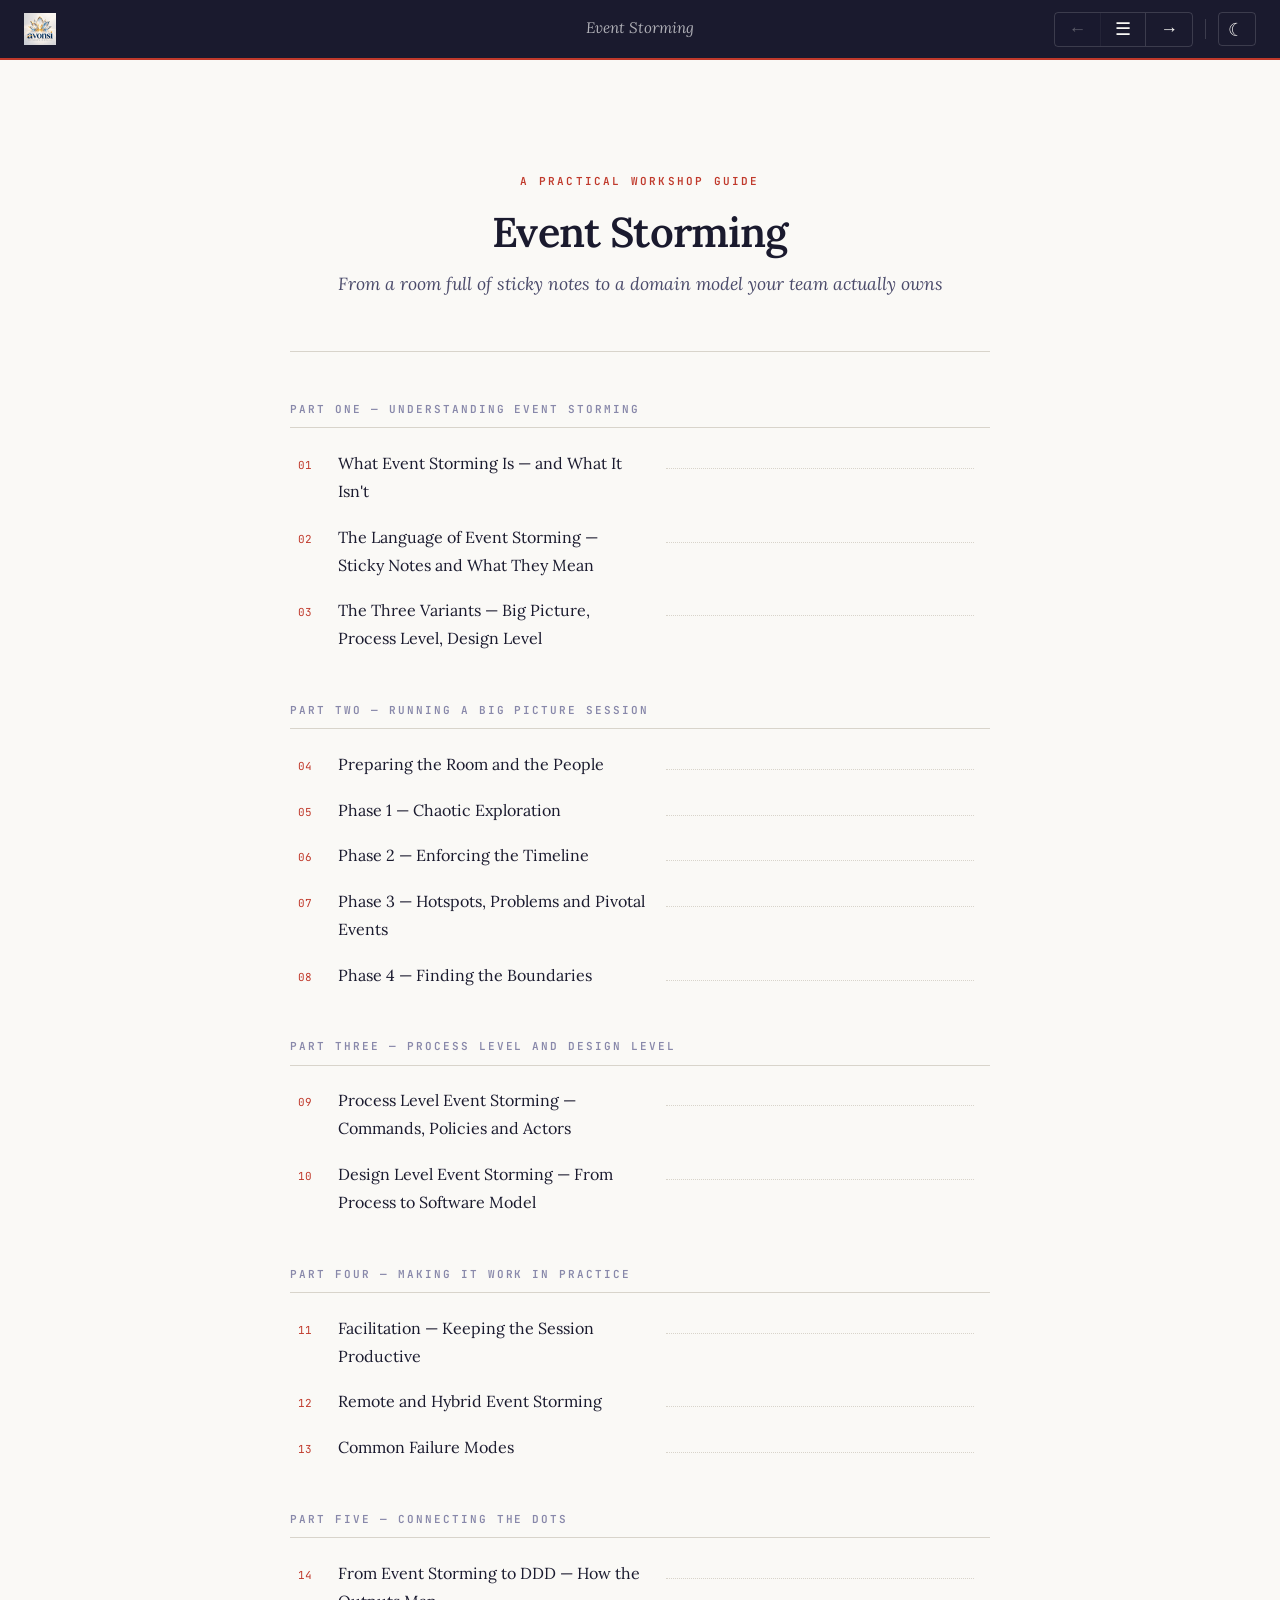
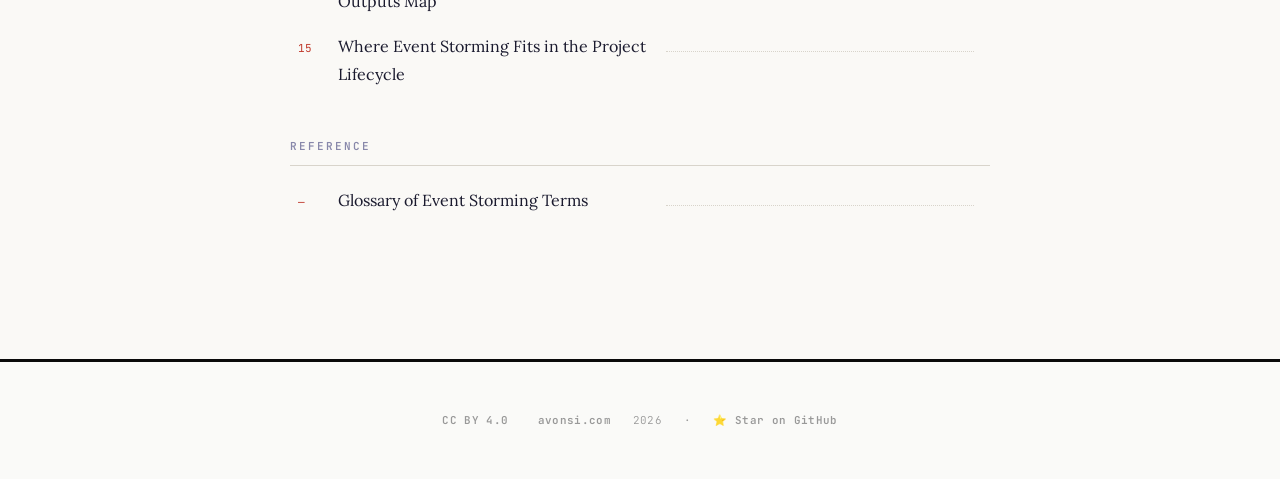
<file: guides/event-storming/index.html>
<!DOCTYPE html>
<html lang="en">
<head>
<meta charset="UTF-8">
<meta name="viewport" content="width=device-width, initial-scale=1.0">
<title>Event Storming — A Practical Workshop Guide</title>
<link rel="preconnect" href="https://fonts.googleapis.com">
<link href="https://fonts.googleapis.com/css2?family=Lora:ital,wght@0,400;0,600;1,400&family=Source+Sans+3:wght@300;400;600&family=JetBrains+Mono:wght@400;500&display=swap" rel="stylesheet">
<link rel="stylesheet" href="../../assets/style.css?v=1.1">
<link rel="stylesheet" href="../../assets/guide.css?v=1.1">
<script src="../../assets/components.js?v=1.1" defer></script>
<script src="../../assets/guide.js?v=1.1" defer></script>

<meta name="description" content="What the technique is, how it works, and why it produces results that no other workshop format does">
<meta name="keywords" content="agentic engineering, LLM, AI, software development, DDD, BMAD, Attractor, design, architecture, brownfield, enterprise">
<meta name="author" content="Avonsi Services">

<!-- Open Graph / Facebook -->
<meta property="og:type" content="article">
<meta property="og:url" content="https://avonsiservices.github.io/guides/event-storming/">
<meta property="og:title" content="Event Storming — A Practical Workshop Guide">
<meta property="og:description" content="What the technique is, how it works, and why it produces results that no other workshop format does">
<meta property="og:image" content="https://avonsiservices.github.io/assets/logo.png?v=2">

<!-- Twitter -->
<meta property="twitter:card" content="summary_large_image">
<meta property="twitter:url" content="https://avonsiservices.github.io/guides/event-storming/">
<meta property="twitter:title" content="Event Storming — A Practical Workshop Guide">
<meta property="twitter:description" content="What the technique is, how it works, and why it produces results that no other workshop format does">
<meta property="twitter:image" content="https://avonsiservices.github.io/assets/logo.png?v=2">

</head>
<body>

<guide-header title="Event Storming"></guide-header>

<!-- ══════════════════════════════════════════
     PAGE 0 — TABLE OF CONTENTS
     ══════════════════════════════════════════ -->
<div class="guide-page active" id="page-0">
  <div class="toc-header">
    <div class="toc-label">A Practical Workshop Guide</div>
    <h1>Event Storming</h1>
    <p class="subtitle">From a room full of sticky notes to a domain model your team actually owns</p>
  </div>

  <div class="toc-part">
    <div class="toc-part-label">Part One — Understanding Event Storming</div>
    <div class="toc-item" onclick="showPage(1)"><span class="toc-num">01</span><span class="toc-name">What Event Storming Is — and What It Isn't</span><span class="toc-dots"></span></div>
    <div class="toc-item" onclick="showPage(2)"><span class="toc-num">02</span><span class="toc-name">The Language of Event Storming — Sticky Notes and What They Mean</span><span class="toc-dots"></span></div>
    <div class="toc-item" onclick="showPage(3)"><span class="toc-num">03</span><span class="toc-name">The Three Variants — Big Picture, Process Level, Design Level</span><span class="toc-dots"></span></div>
  </div>

  <div class="toc-part">
    <div class="toc-part-label">Part Two — Running a Big Picture Session</div>
    <div class="toc-item" onclick="showPage(4)"><span class="toc-num">04</span><span class="toc-name">Preparing the Room and the People</span><span class="toc-dots"></span></div>
    <div class="toc-item" onclick="showPage(5)"><span class="toc-num">05</span><span class="toc-name">Phase 1 — Chaotic Exploration</span><span class="toc-dots"></span></div>
    <div class="toc-item" onclick="showPage(6)"><span class="toc-num">06</span><span class="toc-name">Phase 2 — Enforcing the Timeline</span><span class="toc-dots"></span></div>
    <div class="toc-item" onclick="showPage(7)"><span class="toc-num">07</span><span class="toc-name">Phase 3 — Hotspots, Problems and Pivotal Events</span><span class="toc-dots"></span></div>
    <div class="toc-item" onclick="showPage(8)"><span class="toc-num">08</span><span class="toc-name">Phase 4 — Finding the Boundaries</span><span class="toc-dots"></span></div>
  </div>

  <div class="toc-part">
    <div class="toc-part-label">Part Three — Process Level and Design Level</div>
    <div class="toc-item" onclick="showPage(9)"><span class="toc-num">09</span><span class="toc-name">Process Level Event Storming — Commands, Policies and Actors</span><span class="toc-dots"></span></div>
    <div class="toc-item" onclick="showPage(10)"><span class="toc-num">10</span><span class="toc-name">Design Level Event Storming — From Process to Software Model</span><span class="toc-dots"></span></div>
  </div>

  <div class="toc-part">
    <div class="toc-part-label">Part Four — Making It Work in Practice</div>
    <div class="toc-item" onclick="showPage(11)"><span class="toc-num">11</span><span class="toc-name">Facilitation — Keeping the Session Productive</span><span class="toc-dots"></span></div>
    <div class="toc-item" onclick="showPage(12)"><span class="toc-num">12</span><span class="toc-name">Remote and Hybrid Event Storming</span><span class="toc-dots"></span></div>
    <div class="toc-item" onclick="showPage(13)"><span class="toc-num">13</span><span class="toc-name">Common Failure Modes</span><span class="toc-dots"></span></div>
  </div>

  <div class="toc-part">
    <div class="toc-part-label">Part Five — Connecting the Dots</div>
    <div class="toc-item" onclick="showPage(14)"><span class="toc-num">14</span><span class="toc-name">From Event Storming to DDD — How the Outputs Map</span><span class="toc-dots"></span></div>
    <div class="toc-item" onclick="showPage(15)"><span class="toc-num">15</span><span class="toc-name">Where Event Storming Fits in the Project Lifecycle</span><span class="toc-dots"></span></div>
  </div>

  <div class="toc-part">
    <div class="toc-part-label">Reference</div>
    <div class="toc-item" onclick="showPage(16)"><span class="toc-num">—</span><span class="toc-name">Glossary of Event Storming Terms</span><span class="toc-dots"></span></div>
  </div>
</div>

<!-- ══════════════════════════════════════════
     CHAPTER 1
     ══════════════════════════════════════════ -->
<div class="guide-page" id="page-1">
  <div class="part-header">
    <div class="part-num">Part One</div>
    <h2>Understanding Event Storming</h2>
    <p>What the technique is, how it works, and why it produces results that no other workshop format does</p>
  </div>

  <div class="chapter-eyebrow">Chapter 1</div>
  <span class="chapter-number">01</span>
  <h1 class="chapter-title">What Event Storming Is — and What It Isn't</h1>

  <p class="chapter-intro">Alberto Brandolini invented Event Storming in 2013 as a direct response to a problem he kept encountering: the people who understood the business couldn't communicate it to the people building the software, and the usual workshop formats made this worse rather than better.</p>

  <h2>The Problem with Requirements Workshops</h2>

  <p>The standard requirements gathering meeting follows a predictable pattern. A business analyst prepares an agenda. Stakeholders sit around a table. Someone presents slides. People discuss. A BA takes notes. Three weeks later a requirements document appears that nobody fully agrees with, and development begins on a shared misunderstanding.</p>

  <p>The people who know the domain — the operations manager who has processed ten thousand orders, the customer service lead who knows every edge case because she's handled them — sit quietly while the BA translates their world into a format that loses most of the nuance. The developers get a sanitised, incomplete picture. The domain experts never see whether their knowledge was captured correctly.</p>

  <p>Brandolini's insight was simple: put everyone in the same room, give them sticky notes, and let the knowledge surface directly — without a translator in the middle.</p>

  <div class="callout">
    <div class="callout-label">Event Storming — Definition</div>
    <p><strong>Event Storming:</strong> A collaborative workshop technique invented by Alberto Brandolini for rapidly exploring complex business domains. It brings together domain experts and technical teams to build a shared understanding of what happens in a business — expressed as a timeline of Domain Events on a large wall. The output is a visual model of the domain that both sides created and therefore both sides understand.</p>
  </div>

  <h2>What Makes It Different</h2>

  <p>Three things separate Event Storming from conventional requirements workshops.</p>

  <p>First, it starts with what happens rather than what exists. Most requirements processes start with entities — what are the things in the system, what are their attributes? Event Storming starts with events — what happens in the business, in what order, under what conditions? This shift from nouns to verbs surfaces the dynamics of the domain in a way that entity-first approaches miss.</p>

  <p>Second, it is radically inclusive. Everyone who touches the domain is in the room — domain experts, developers, architects, product owners, sometimes customers. No single person has the full picture. The operations manager knows the fulfilment process in detail but has never thought about how the pricing engine works. The developer knows the pricing code but doesn't understand the business rules behind it. The model that emerges from the combined room is more complete than anything any individual could produce.</p>

  <p>Third, it is deliberately low-tech. Sticky notes on a paper roll. No slide decks, no whiteboards filled with UML, no elaborate tooling. The low-tech constraint is a feature — it makes participation equal. Everyone can write on a sticky note. Nobody needs a specialised skill to contribute.</p>

  <h2>What It Produces</h2>

  <p>A Big Picture Event Storming session — the strategic variant — produces a timeline of Domain Events covering an entire business process from end to end. Hotspots mark the places where things go wrong or where the team has disagreements. Pivotal events mark the major business transitions. Boundaries between business areas emerge naturally from where the language and the people change.</p>

  <p>A more detailed session adds Commands (what triggers each event), Actors (who issues each command), Policies (what happens automatically in response to events), and eventually Read Models and Aggregates. At Design Level, the output is close enough to a software specification to drive development directly.</p>

  <h2>What It Is Not</h2>

  <p>Event Storming is not a design methodology. It doesn't tell you how to build the system — it tells you what the system needs to do and where the genuine complexity lives. It is a discovery tool, not a design tool.</p>

  <p>It is not a one-time exercise. A domain understanding that took one session to surface will need revisiting as the team learns more, as the business changes, and as assumptions get challenged by implementation reality.</p>

  <p>And it is not a substitute for DDD. Event Storming is the fastest way to surface the raw material — the events, the language, the boundaries — that DDD concepts then help you structure into a coherent model. The two are complementary, not competing.</p>

  <hr class="section-rule">
  <p style="color: var(--guide-ink-faint); font-size: 0.9rem; font-style: italic;">Next: the sticky note vocabulary — what each colour means and why the colour coding matters.</p>
</div>

<!-- ══════════════════════════════════════════
     CHAPTER 2
     ══════════════════════════════════════════ -->
<div class="guide-page" id="page-2">
  <div class="chapter-eyebrow">Chapter 2</div>
  <span class="chapter-number">02</span>
  <h1 class="chapter-title">The Language of Event Storming — Sticky Notes and What They Mean</h1>

  <p class="chapter-intro">Event Storming has a visual vocabulary. Each type of concept gets its own sticky note colour, and the colour coding is not decoration — it is the grammar of the shared language the session builds. Get the colours right and the wall becomes readable. Ignore them and the wall becomes noise.</p>

  <h2>The Colour Vocabulary</h2>

  <p>Different facilitators use slightly different colour conventions, but Brandolini's original mapping has become the standard. Here it is, with the reasoning behind each choice.</p>

  <div class="sticky-legend">
    <span class="sticky orange">Domain Event</span>
    <span class="sticky blue">Command</span>
    <span class="sticky purple">Policy</span>
    <span class="sticky yellow">Aggregate / Read Model</span>
    <span class="sticky pink">Actor / User</span>
    <span class="sticky red">Hotspot</span>
    <span class="sticky green">Opportunity / Insight</span>
    <span class="sticky lilac">External System</span>
  </div>

  <h2>Orange — Domain Events</h2>

  <p>The most important sticky note in the session. A Domain Event is something that happened in the business that the business cares about. Written in past tense, in the language of the domain: <em>OrderPlaced, PaymentReceived, StockReserved, CustomerRegistered, ShipmentDelayed.</em></p>

  <p>Orange dominates the wall for good reason — events are the skeleton of the session. Everything else attaches to them. The first instruction every participant receives is: write what happens on orange stickies, in past tense, and put them on the wall.</p>

  <div class="callout">
    <div class="callout-label">Writing Good Domain Events</div>
    <p>Past tense. Business language, not technical language. Meaningful to the business, not just to the system. <strong>OrderConfirmed</strong> — good. <strong>OrderStatusUpdated</strong> — bad (that's a database operation, not a business fact). <strong>CustomerCreditChecked</strong> — good. <strong>CreditCheckAPICallMade</strong> — bad. If the event name would make sense in a conversation with the operations team, it's a Domain Event. If it would only make sense to a developer, rewrite it.</p>
  </div>

  <h2>Blue — Commands</h2>

  <p>A Command is what triggers a Domain Event. It is an instruction — something a person or system does that causes something to happen. Written in imperative form: <em>Place Order, Confirm Payment, Reserve Stock, Register Customer.</em></p>

  <p>Commands are added in Process Level sessions, not in the initial Big Picture pass. At the Big Picture level, the team focuses on events first. Commands come later, when the team starts asking "but what causes this event to happen?"</p>

  <h2>Purple — Policies</h2>

  <p>A Policy is an automatic reaction — something the system does when an event occurs, without human intervention. Written as a rule: <em>"Whenever OrderPlaced, reserve stock automatically."</em> or <em>"Whenever PaymentDeclined, notify customer and release reservation."</em></p>

  <p>Policies are where business logic lives. They are the conditional rules that govern how the business responds to things that happen. Finding them is one of the most valuable outputs of a detailed Event Storming session — because they are often implicit, assumed by the domain experts to be obvious, and never written down anywhere.</p>

  <h2>Yellow — Aggregates and Read Models</h2>

  <p>In Design Level sessions, yellow stickies represent two different things depending on their orientation. Aggregates — the clusters of domain objects that enforce business rules — are written on yellow stickies placed between the Command and the Event it produces. Read Models — the views of data that an Actor needs to make a decision — are also yellow, placed before the Command that needs them.</p>

  <h2>Pink — Actors</h2>

  <p>An Actor is the person or role that issues a Command. Small pink stickies attached to blue Command stickies: <em>Customer, Warehouse Operative, Finance Manager, System Administrator.</em> Actors help the team see who is responsible for what and where automation could or should replace human action.</p>

  <h2>Red — Hotspots</h2>

  <p>The most direct sticky note in the session. A Hotspot marks a problem, a disagreement, an area of uncertainty, or a question nobody can answer in the room. Written on red stickies and placed prominently on the wall. The instruction to participants: if something is unclear, broken, contested, or unknown — put a red sticky on it and move on. Don't stop the session to resolve it.</p>

  <p>By the end of the session, the density of red stickies is a heat map of risk. Clusters of red reveal the genuinely complex and contested areas. These become the priority agenda for follow-up conversations.</p>

  <h2>Green — Opportunities</h2>

  <p>Green stickies capture insights and opportunities that emerge during the session — process improvements, automation possibilities, things the business could do differently. They're not part of the domain model; they're the byproduct of having knowledgeable people in the same room looking at the whole picture together.</p>

  <h2>Lilac — External Systems</h2>

  <p>External systems — payment gateways, logistics APIs, ERP systems, third-party services — that interact with the domain but sit outside it. Lilac stickies placed where the external system triggers or receives events make the integration points visible without conflating external systems with internal domain logic.</p>

  <div class="diagram-wrap">
    <svg class="diagram" viewBox="0 0 680 200" xmlns="http://www.w3.org/2000/svg">
      <text x="340" y="20" text-anchor="middle" font-family="Source Sans 3, sans-serif" font-size="11" fill="#8888aa" letter-spacing="1" font-weight="600">THE STICKY NOTE VOCABULARY AT A GLANCE</text>

      <!-- Row 1 -->
      <rect x="20" y="36" width="110" height="50" rx="5" fill="#f39c12"/>
      <text x="75" y="58" text-anchor="middle" font-family="Source Sans 3, sans-serif" font-size="11" fill="white" font-weight="600">Domain Event</text>
      <text x="75" y="76" text-anchor="middle" font-family="Source Sans 3, sans-serif" font-size="10" fill="rgba(255,255,255,0.85)">Past tense. Orange.</text>

      <rect x="150" y="36" width="110" height="50" rx="5" fill="#2980b9"/>
      <text x="205" y="58" text-anchor="middle" font-family="Source Sans 3, sans-serif" font-size="11" fill="white" font-weight="600">Command</text>
      <text x="205" y="76" text-anchor="middle" font-family="Source Sans 3, sans-serif" font-size="10" fill="rgba(255,255,255,0.85)">Imperative. Blue.</text>

      <rect x="280" y="36" width="110" height="50" rx="5" fill="#8e44ad"/>
      <text x="335" y="58" text-anchor="middle" font-family="Source Sans 3, sans-serif" font-size="11" fill="white" font-weight="600">Policy</text>
      <text x="335" y="76" text-anchor="middle" font-family="Source Sans 3, sans-serif" font-size="10" fill="rgba(255,255,255,0.85)">Auto-reaction. Purple.</text>

      <rect x="410" y="36" width="110" height="50" rx="5" fill="#e91e8c"/>
      <text x="465" y="58" text-anchor="middle" font-family="Source Sans 3, sans-serif" font-size="11" fill="white" font-weight="600">Actor</text>
      <text x="465" y="76" text-anchor="middle" font-family="Source Sans 3, sans-serif" font-size="10" fill="rgba(255,255,255,0.85)">Who acts. Pink.</text>

      <rect x="540" y="36" width="120" height="50" rx="5" fill="#f1c40f"/>
      <text x="600" y="58" text-anchor="middle" font-family="Source Sans 3, sans-serif" font-size="11" fill="#333" font-weight="600">Aggregate</text>
      <text x="600" y="76" text-anchor="middle" font-family="Source Sans 3, sans-serif" font-size="10" fill="#555">Handles cmd. Yellow.</text>

      <!-- Row 2 -->
      <rect x="20" y="110" width="110" height="50" rx="5" fill="#c0392b"/>
      <text x="75" y="132" text-anchor="middle" font-family="Source Sans 3, sans-serif" font-size="11" fill="white" font-weight="600">Hotspot</text>
      <text x="75" y="150" text-anchor="middle" font-family="Source Sans 3, sans-serif" font-size="10" fill="rgba(255,255,255,0.85)">Problem/risk. Red.</text>

      <rect x="150" y="110" width="110" height="50" rx="5" fill="#27ae60"/>
      <text x="205" y="132" text-anchor="middle" font-family="Source Sans 3, sans-serif" font-size="11" fill="white" font-weight="600">Opportunity</text>
      <text x="205" y="150" text-anchor="middle" font-family="Source Sans 3, sans-serif" font-size="10" fill="rgba(255,255,255,0.85)">Insight. Green.</text>

      <rect x="280" y="110" width="110" height="50" rx="5" fill="#9b59b6"/>
      <text x="335" y="132" text-anchor="middle" font-family="Source Sans 3, sans-serif" font-size="11" fill="white" font-weight="600">External System</text>
      <text x="335" y="150" text-anchor="middle" font-family="Source Sans 3, sans-serif" font-size="10" fill="rgba(255,255,255,0.85)">Outside domain. Lilac.</text>

      <rect x="410" y="110" width="110" height="50" rx="5" fill="#f1c40f"/>
      <text x="465" y="132" text-anchor="middle" font-family="Source Sans 3, sans-serif" font-size="11" fill="#333" font-weight="600">Read Model</text>
      <text x="465" y="150" text-anchor="middle" font-family="Source Sans 3, sans-serif" font-size="10" fill="#555">Info to decide. Yellow.</text>

      <text x="340" y="185" text-anchor="middle" font-family="Source Sans 3, sans-serif" font-size="11" fill="#8888aa" font-style="italic">Colour consistency across the session makes the wall readable to everyone in the room</text>
    </svg>
    <div class="diagram-caption">The complete Event Storming sticky note vocabulary</div>
  </div>

  <hr class="section-rule">
  <p style="color: var(--guide-ink-faint); font-size: 0.9rem; font-style: italic;">Next: the three variants of Event Storming and when to use each one.</p>
</div>

<!-- ══════════════════════════════════════════
     CHAPTER 3
     ══════════════════════════════════════════ -->
<div class="guide-page" id="page-3">
  <div class="chapter-eyebrow">Chapter 3</div>
  <span class="chapter-number">03</span>
  <h1 class="chapter-title">The Three Variants — Big Picture, Process Level, Design Level</h1>

  <p class="chapter-intro">Event Storming isn't one fixed workshop format — it's a family of three related techniques at different levels of detail. Knowing which one to run, and when, is the first decision any facilitator has to make.</p>

  <h2>Big Picture Event Storming</h2>

  <p>The strategic variant. Covers an entire business domain — or a large slice of it — at high altitude. The goal is shared understanding across the whole landscape: what happens, in what order, where the problems are, and where the natural boundaries between business areas sit.</p>

  <p>A Big Picture session typically runs a full day, sometimes two. It brings in the widest possible range of participants — domain experts from multiple departments, leadership, developers, architects. Nobody needs technical knowledge to participate. The only requirement is that participants know something about how the business works.</p>

  <p>The outputs of a Big Picture session are: a timeline of Domain Events from end to end, Hotspots marking problem areas and disagreements, Pivotal Events marking major business transitions, and emerging context boundaries where the language and participants naturally shift.</p>

  <div class="callout">
    <div class="callout-label">When to Run Big Picture ES</div>
    <p>At the start of a significant project or programme, before any design decisions are made. When joining an existing domain you don't understand. When a team has lost alignment on what the system actually does. When a business is exploring a new product or capability. Big Picture is the discovery tool — run it whenever you need to see the whole landscape before deciding where to dig.</p>
  </div>

  <h2>Process Level Event Storming</h2>

  <p>The operational variant. Zooms into a specific business process identified during the Big Picture session — typically one that's complex, contested, or targeted for change. Adds Commands, Actors, and Policies to the event timeline, making explicit who does what, what triggers each event, and what happens automatically.</p>

  <p>A Process Level session typically runs half a day to a full day, with a smaller group — the people who actually own and work within the specific process being explored. The outputs are a detailed process model showing the full sequence of commands, events, actors, and policies — complete with all the edge cases and exception paths that never make it into formal documentation.</p>

  <div class="callout">
    <div class="callout-label">When to Run Process Level ES</div>
    <p>After a Big Picture session, to explore specific processes in detail. Before redesigning a complex workflow. When a team needs to understand a process deeply enough to automate it or build software to support it. Process Level is the analysis tool — run it when you need to understand a specific slice of the domain well enough to act on it.</p>
  </div>

  <h2>Design Level Event Storming</h2>

  <p>The technical variant. Takes the output of a Process Level session and translates it into a software model — Aggregates, Commands, Events, Policies, Read Models, and the relationships between them. This is where the DDD tactical patterns enter the picture, directly informed by the domain understanding built in the earlier sessions.</p>

  <p>A Design Level session runs two to four hours, with a small group — typically the development team plus one or two domain experts to answer questions. The outputs are close to a software specification: Aggregates with their Commands and Events, Read Models with their data requirements, integration points between Bounded Contexts, and a clear picture of what the software needs to do at the level of individual domain operations.</p>

  <div class="callout">
    <div class="callout-label">When to Run Design Level ES</div>
    <p>Immediately before beginning development on a specific feature or bounded context. When translating a well-understood process into a software model. When the development team needs shared understanding of what they're about to build. Design Level is the specification tool — run it when you need to turn domain understanding into actionable technical direction.</p>
  </div>

  <div class="diagram-wrap">
    <svg class="diagram" viewBox="0 0 660 260" xmlns="http://www.w3.org/2000/svg">
      <text x="330" y="20" text-anchor="middle" font-family="Source Sans 3, sans-serif" font-size="11" fill="#8888aa" letter-spacing="1" font-weight="600">THE THREE VARIANTS — SCOPE AND PURPOSE</text>

      <!-- Big Picture -->
      <rect x="20" y="36" width="190" height="200" rx="10" fill="#faf9f6" stroke="#c0392b" stroke-width="2.5"/>
      <rect x="20" y="36" width="190" height="38" rx="10" fill="#c0392b"/>
      <rect x="20" y="60" width="190" height="14" fill="#c0392b"/>
      <text x="115" y="62" text-anchor="middle" font-family="Source Sans 3, sans-serif" font-size="12" fill="white" font-weight="600">BIG PICTURE</text>
      <text x="115" y="92" text-anchor="middle" font-family="Lora, serif" font-size="13" fill="#1a1a2e" font-weight="600">Entire domain</text>
      <text x="115" y="116" text-anchor="middle" font-family="Source Sans 3, sans-serif" font-size="11" fill="#4a4a6a">Full day / 2 days</text>
      <text x="115" y="136" text-anchor="middle" font-family="Source Sans 3, sans-serif" font-size="11" fill="#4a4a6a">Wide audience</text>
      <text x="115" y="156" text-anchor="middle" font-family="Source Sans 3, sans-serif" font-size="11" fill="#4a4a6a">Events + Hotspots</text>
      <text x="115" y="176" text-anchor="middle" font-family="Source Sans 3, sans-serif" font-size="11" fill="#4a4a6a">+ Boundaries</text>
      <text x="115" y="210" text-anchor="middle" font-family="Source Sans 3, sans-serif" font-size="11" fill="#c0392b" font-style="italic">Discovery</text>

      <!-- Process Level -->
      <rect x="235" y="36" width="190" height="200" rx="10" fill="#faf9f6" stroke="#e67e22" stroke-width="2.5"/>
      <rect x="235" y="36" width="190" height="38" rx="10" fill="#e67e22"/>
      <rect x="235" y="60" width="190" height="14" fill="#e67e22"/>
      <text x="330" y="62" text-anchor="middle" font-family="Source Sans 3, sans-serif" font-size="12" fill="white" font-weight="600">PROCESS LEVEL</text>
      <text x="330" y="92" text-anchor="middle" font-family="Lora, serif" font-size="13" fill="#1a1a2e" font-weight="600">One process</text>
      <text x="330" y="116" text-anchor="middle" font-family="Source Sans 3, sans-serif" font-size="11" fill="#4a4a6a">Half day / full day</text>
      <text x="330" y="136" text-anchor="middle" font-family="Source Sans 3, sans-serif" font-size="11" fill="#4a4a6a">Process owners</text>
      <text x="330" y="156" text-anchor="middle" font-family="Source Sans 3, sans-serif" font-size="11" fill="#4a4a6a">Events + Commands</text>
      <text x="330" y="176" text-anchor="middle" font-family="Source Sans 3, sans-serif" font-size="11" fill="#4a4a6a">+ Actors + Policies</text>
      <text x="330" y="210" text-anchor="middle" font-family="Source Sans 3, sans-serif" font-size="11" fill="#e67e22" font-style="italic">Analysis</text>

      <!-- Design Level -->
      <rect x="450" y="36" width="190" height="200" rx="10" fill="#faf9f6" stroke="#4a9068" stroke-width="2.5"/>
      <rect x="450" y="36" width="190" height="38" rx="10" fill="#4a9068"/>
      <rect x="450" y="60" width="190" height="14" fill="#4a9068"/>
      <text x="545" y="62" text-anchor="middle" font-family="Source Sans 3, sans-serif" font-size="12" fill="white" font-weight="600">DESIGN LEVEL</text>
      <text x="545" y="92" text-anchor="middle" font-family="Lora, serif" font-size="13" fill="#1a1a2e" font-weight="600">One context</text>
      <text x="545" y="116" text-anchor="middle" font-family="Source Sans 3, sans-serif" font-size="11" fill="#4a4a6a">2–4 hours</text>
      <text x="545" y="136" text-anchor="middle" font-family="Source Sans 3, sans-serif" font-size="11" fill="#4a4a6a">Dev team + experts</text>
      <text x="545" y="156" text-anchor="middle" font-family="Source Sans 3, sans-serif" font-size="11" fill="#4a4a6a">+ Aggregates</text>
      <text x="545" y="176" text-anchor="middle" font-family="Source Sans 3, sans-serif" font-size="11" fill="#4a4a6a">+ Read Models</text>
      <text x="545" y="210" text-anchor="middle" font-family="Source Sans 3, sans-serif" font-size="11" fill="#4a9068" font-style="italic">Specification</text>
    </svg>
    <div class="diagram-caption">The three variants in order of zoom level. Run them in sequence for a new domain — Big Picture first, then Process Level for priority areas, then Design Level before development begins.</div>
  </div>

  <h2>Do You Always Need All Three?</h2>

  <p>No. The variants are not a mandatory sequence. For a well-understood domain where the team already has strong domain knowledge, a Design Level session might be all that's needed before starting work on a new feature. For a brand new product or a legacy system nobody fully understands, all three — in sequence — give the clearest path from confusion to clarity.</p>

  <p>The rule of thumb: start at the level of detail that matches the level of uncertainty. High uncertainty about the whole domain — start Big Picture. Understood domain, unclear process — start Process Level. Understood process, ready to build — start Design Level.</p>

  <hr class="section-rule">
  <p style="color: var(--guide-ink-faint); font-size: 0.9rem; font-style: italic;">Next: preparing the room and the people — what you need before the session starts.</p>
</div>

<!-- ══════════════════════════════════════════
     CHAPTER 4
     ══════════════════════════════════════════ -->
<div class="guide-page" id="page-4">
  <div class="part-header">
    <div class="part-num">Part Two</div>
    <h2>Running a Big Picture Session</h2>
    <p>Step by step through the four phases of a Big Picture Event Storming workshop at Meridian Retail</p>
  </div>

  <div class="chapter-eyebrow">Chapter 4</div>
  <span class="chapter-number">04</span>
  <h1 class="chapter-title">Preparing the Room and the People</h1>

  <p class="chapter-intro">A poorly prepared Event Storming session wastes everyone's time. The preparation isn't complicated — but skipping it produces predictable failures: wrong people in the room, not enough wall space, sticky notes that fall off, participants who don't know why they're there.</p>

  <h2>The Room</h2>

  <p>The single most important physical requirement is wall space. An Event Storming session for a business domain of any real complexity needs at minimum six metres of continuous wall. Eight to ten metres is better. The wall is the shared workspace — events go left to right in time, and the further right you go, the more space you need for the events and everything that attaches to them.</p>

  <p>The standard solution is a roll of plain paper — the kind used for packaging — taped horizontally across the wall. This creates a writable, sticky-note-friendly surface of whatever length you need. It also means the output is portable: you can roll it up, photograph it, and bring it back to the next session.</p>

  <p>The room needs to be large enough for the whole group to stand at the wall simultaneously. No chairs. Event Storming is a standing workshop by design — it keeps energy up, keeps people moving to different parts of the wall, and prevents the passive lecture-room dynamic where a few people speak and everyone else listens.</p>

  <h2>Materials</h2>

  <p>Prepare these before anyone arrives:</p>

  <div class="step-block">
    <div class="step-num">MATERIALS</div>
    <p>Orange sticky notes — large quantity, at least 200 for a full day session. Blue, purple, pink, red, green, lilac, and yellow stickies in smaller quantities. Thick felt-tip markers — not ballpoints. The writing must be readable from two metres away. Paper roll taped to the wall. A legend visible to everyone showing each colour and what it means.</p>
  </div>

  <p>The thick marker requirement is non-negotiable. Ballpoint pens produce writing nobody can read from a distance, which means nobody reads it, which means the wall stops being a shared reference and becomes one person's private notes. If people can't read the wall from across the room, the session has already failed.</p>

  <h2>Who to Invite</h2>

  <p>For a Big Picture session, the invitation list should span the entire domain. At Meridian Retail, a session covering the end-to-end order journey would include: someone from the customer-facing team who understands how orders are placed, the operations manager who runs the fulfilment process, a finance representative who understands billing and reconciliation, the warehouse manager, the customer service lead who handles problems and returns, and developers and architects who will build or maintain the systems involved.</p>

  <p>The ideal group size is between eight and thirty people. Fewer than eight and you risk missing critical domain knowledge. More than thirty and facilitation becomes unmanageable.</p>

  <div class="callout">
    <div class="callout-label">The Right People Rule</div>
    <p>Every person in the room should either <strong>know something about the domain</strong> that others don't, or <strong>need to understand something about the domain</strong> that they currently don't. If someone fails both tests, they probably shouldn't be there. Event Storming works because of the diversity of knowledge in the room — filling it with observers or bystanders dilutes that.</p>
  </div>

  <h2>Setting Expectations</h2>

  <p>Send participants a one-paragraph briefing before the session. Tell them what Event Storming is, what they'll be doing (writing on sticky notes, standing at a wall, discussing what happens in the business), and what the session will produce. Tell them explicitly that no preparation is required — they only need to show up knowing what they know.</p>

  <p>At the start of the session, spend ten minutes on a brief introduction: what a Domain Event is, what orange stickies are for, and the first instruction. Don't over-explain the technique — participants learn by doing, not by listening to a methodology briefing. Get stickies on the wall within the first fifteen minutes.</p>

  <h2>Time Allocation</h2>

  <p>A full Big Picture session for a domain of moderate complexity runs six to eight hours. Allow for breaks — Event Storming is mentally intensive and the quality of discussion drops sharply when people are tired. A structure that works well: ninety minutes of chaotic exploration, thirty-minute break, ninety minutes of timeline enforcement and hotspot marking, lunch, ninety minutes of pivotal events and boundary finding, thirty minutes of debrief and next steps.</p>

  <hr class="section-rule">
  <p style="color: var(--guide-ink-faint); font-size: 0.9rem; font-style: italic;">Next: Phase 1 — Chaotic Exploration, the most energetic and productive part of the session.</p>
</div>

<!-- ══════════════════════════════════════════
     CHAPTER 5
     ══════════════════════════════════════════ -->
<div class="guide-page" id="page-5">
  <div class="chapter-eyebrow">Chapter 5</div>
  <span class="chapter-number">05</span>
  <h1 class="chapter-title">Phase 1 — Chaotic Exploration</h1>

  <p class="chapter-intro">The first phase of a Big Picture session is intentionally unstructured. No order, no agenda, no turn-taking. Just everyone writing Domain Events on orange stickies and putting them on the wall simultaneously. The chaos is the point.</p>

  <h2>The First Instruction</h2>

  <p>The facilitator's opening instruction is simple: "Write everything that happens in this business on orange sticky notes, in past tense, and put them on the wall. Write one event per sticky. Don't worry about order. Don't discuss. Just write and stick."</p>

  <p>Then step back and let it happen.</p>

  <p>For the first few minutes, the room will feel awkward. People will look at each other, unsure whether to start. The facilitator's job is to resist the urge to fill the silence with more explanation. Write the first sticky yourself — <em>OrderPlaced</em> — and put it on the wall. Someone will follow. Then another. Within five minutes the room is alive.</p>

  <h2>What Happens During Chaotic Exploration</h2>

  <p>At Meridian Retail, the first fifteen minutes of a Big Picture session on the order journey produces a wall covered in orange stickies: <em>CustomerRegistered, OrderPlaced, PaymentReceived, StockChecked, PickListGenerated, OrderPicked, OrderPacked, OrderDispatched, OrderDelivered, ReturnRequested, RefundIssued, ReviewSubmitted, LoyaltyPointsAwarded, PromotionApplied, StockReplenished, SupplierInvoiceReceived.</em></p>

  <p>Not in any particular order. Not in any particular location on the wall. The operations manager puts up events about the warehouse process. The finance person puts up events about billing and reconciliation. The customer service lead puts up events about complaints and returns. The developer puts up events about system integrations. All simultaneously, all from their own perspective.</p>

  <p>This is the point. Nobody has the full picture. The wall is the first time everyone can see the whole picture at once.</p>

  <h2>Duplicates and Contradictions</h2>

  <p>Within minutes, duplicates will appear. Three different people have written variations of <em>OrderConfirmed</em>: one says <em>OrderConfirmed</em>, one says <em>OrderApproved</em>, one says <em>OrderAccepted</em>. Leave them all up. These apparent duplicates are often not duplicates at all — they represent subtly different events in different parts of the process, or different people's understanding of the same event. The conversation about whether these are the same thing or different things is valuable. Don't collapse it prematurely.</p>

  <p>Contradictions will also appear. One person writes <em>StockChecked</em> before <em>PaymentReceived</em>. Another writes it after. Both might be correct — the business might check stock at two different points. Or the two people have different mental models of the same process. Either way, that contradiction is information. Mark it with a red Hotspot sticky and continue.</p>

  <div class="callout">
    <div class="callout-label">The Facilitator's Job in Phase 1</div>
    <p>Keep the energy up. Encourage quiet participants to write. Gently stop people who are getting into lengthy discussions — the instruction is to write, not to debate. If someone raises a question that needs discussion, write it on a red Hotspot sticky and keep moving. The goal of this phase is <strong>volume</strong> — get everything out of people's heads and onto the wall. Refinement comes later.</p>
  </div>

  <h2>When to Move On</h2>

  <p>Phase 1 is complete when the rate of new stickies going on the wall slows significantly — when most people are standing back, reading the wall rather than writing. This typically takes forty-five minutes to ninety minutes. Don't cut it short — the last stickies to go up are often the most interesting, the edge cases and exceptions that people only think of after they've already externalised everything obvious.</p>

  <hr class="section-rule">
  <p style="color: var(--guide-ink-faint); font-size: 0.9rem; font-style: italic;">Next: Phase 2 — bringing order to the chaos by enforcing the timeline.</p>
</div>

<!-- ══════════════════════════════════════════
     CHAPTER 6
     ══════════════════════════════════════════ -->
<div class="guide-page" id="page-6">
  <div class="chapter-eyebrow">Chapter 6</div>
  <span class="chapter-number">06</span>
  <h1 class="chapter-title">Phase 2 — Enforcing the Timeline</h1>

  <p class="chapter-intro">After the chaotic explosion of Phase 1, the wall is covered in orange stickies with no discernible order. Phase 2 imposes structure: events get arranged left to right in the order they happen in the real world. This is where the first major insights emerge.</p>

  <h2>Left to Right — Earlier to Later</h2>

  <p>The facilitator introduces a simple rule: events that happen earlier go to the left, events that happen later go to the right. The group begins moving stickies into rough chronological order — not precise to the minute, but correct in sequence.</p>

  <p>At Meridian Retail, the group quickly agrees that <em>CustomerRegistered</em> comes before <em>OrderPlaced</em>, which comes before <em>PaymentReceived</em>, which comes before <em>StockReserved</em>. This part is straightforward. But then the debate starts: does <em>StockChecked</em> come before or after <em>PaymentReceived</em>? The operations team says stock is checked at the point of order placement. The finance team says payment is taken before stock is reserved. Both turn out to be true — there's a preliminary stock check at order placement and a firm reservation after payment. These are two different events that had been collapsed into one sticky.</p>

  <p>This is the kind of insight that never surfaces in a requirements workshop. It surfaces here because the timeline makes the question unavoidable.</p>

  <h2>Parallel Tracks</h2>

  <p>Real business processes don't happen in a single linear sequence. Multiple things happen simultaneously — while the warehouse is picking the order, the finance team is reconciling the payment, and the marketing system is triggering a post-purchase email. The wall accommodates this by allowing multiple horizontal tracks: events that happen in parallel with each other are placed above and below each other at the same horizontal position.</p>

  <p>At Meridian Retail, the point of order dispatch triggers three simultaneous tracks: the logistics track (<em>ShipmentBooked, CourierCollected, OrderInTransit</em>), the customer communication track (<em>DispatchEmailSent, TrackingLinkProvided</em>), and the financial track (<em>InvoiceGenerated, RevenueRecognised</em>). These run in parallel until <em>OrderDelivered</em> brings them back together.</p>

  <div class="diagram-wrap">
    <svg class="diagram" viewBox="0 0 680 240" xmlns="http://www.w3.org/2000/svg">
      <text x="340" y="18" text-anchor="middle" font-family="Source Sans 3, sans-serif" font-size="11" fill="#8888aa" letter-spacing="1" font-weight="600">PARALLEL TRACKS — MERIDIAN RETAIL ORDER DISPATCH</text>

      <!-- Timeline spine -->
      <line x1="40" y1="120" x2="640" y2="120" stroke="#d8d4cb" stroke-width="1.5"/>

      <!-- OrderDispatched — pivot point -->
      <rect x="40" y="100" width="110" height="40" rx="4" fill="#f39c12"/>
      <text x="95" y="116" text-anchor="middle" font-family="Source Sans 3, sans-serif" font-size="10" fill="white" font-weight="600">Order</text>
      <text x="95" y="130" text-anchor="middle" font-family="Source Sans 3, sans-serif" font-size="10" fill="white" font-weight="600">Dispatched</text>

      <!-- Split arrow -->
      <line x1="152" y1="120" x2="175" y2="55" stroke="#888" stroke-width="1.5"/>
      <line x1="152" y1="120" x2="175" y2="120" stroke="#888" stroke-width="1.5"/>
      <line x1="152" y1="120" x2="175" y2="185" stroke="#888" stroke-width="1.5"/>

      <!-- Track 1 — Logistics -->
      <rect x="178" y="36" width="110" height="38" rx="4" fill="#f39c12"/>
      <text x="233" y="52" text-anchor="middle" font-family="Source Sans 3, sans-serif" font-size="10" fill="white" font-weight="600">Shipment</text>
      <text x="233" y="66" text-anchor="middle" font-family="Source Sans 3, sans-serif" font-size="10" fill="white" font-weight="600">Booked</text>
      <rect x="310" y="36" width="110" height="38" rx="4" fill="#f39c12"/>
      <text x="365" y="52" text-anchor="middle" font-family="Source Sans 3, sans-serif" font-size="10" fill="white" font-weight="600">Courier</text>
      <text x="365" y="66" text-anchor="middle" font-family="Source Sans 3, sans-serif" font-size="10" fill="white" font-weight="600">Collected</text>
      <text x="233" y="26" font-family="Source Sans 3, sans-serif" font-size="9" fill="#8888aa">Logistics track</text>

      <!-- Track 2 — Customer comms -->
      <rect x="178" y="100" width="110" height="38" rx="4" fill="#f39c12"/>
      <text x="233" y="116" text-anchor="middle" font-family="Source Sans 3, sans-serif" font-size="10" fill="white" font-weight="600">Dispatch Email</text>
      <text x="233" y="130" text-anchor="middle" font-family="Source Sans 3, sans-serif" font-size="10" fill="white" font-weight="600">Sent</text>
      <rect x="310" y="100" width="110" height="38" rx="4" fill="#f39c12"/>
      <text x="365" y="116" text-anchor="middle" font-family="Source Sans 3, sans-serif" font-size="10" fill="white" font-weight="600">Tracking Link</text>
      <text x="365" y="130" text-anchor="middle" font-family="Source Sans 3, sans-serif" font-size="10" fill="white" font-weight="600">Provided</text>
      <text x="233" y="92" font-family="Source Sans 3, sans-serif" font-size="9" fill="#8888aa">Customer comms track</text>

      <!-- Track 3 — Finance -->
      <rect x="178" y="164" width="110" height="38" rx="4" fill="#f39c12"/>
      <text x="233" y="180" text-anchor="middle" font-family="Source Sans 3, sans-serif" font-size="10" fill="white" font-weight="600">Invoice</text>
      <text x="233" y="196" text-anchor="middle" font-family="Source Sans 3, sans-serif" font-size="10" fill="white" font-weight="600">Generated</text>
      <rect x="310" y="164" width="110" height="38" rx="4" fill="#f39c12"/>
      <text x="365" y="180" text-anchor="middle" font-family="Source Sans 3, sans-serif" font-size="10" fill="white" font-weight="600">Revenue</text>
      <text x="365" y="196" text-anchor="middle" font-family="Source Sans 3, sans-serif" font-size="10" fill="white" font-weight="600">Recognised</text>
      <text x="233" y="156" font-family="Source Sans 3, sans-serif" font-size="9" fill="#8888aa">Finance track</text>

      <!-- Merge -->
      <line x1="422" y1="55" x2="510" y2="120" stroke="#888" stroke-width="1.5"/>
      <line x1="422" y1="120" x2="510" y2="120" stroke="#888" stroke-width="1.5"/>
      <line x1="422" y1="183" x2="510" y2="120" stroke="#888" stroke-width="1.5"/>

      <!-- OrderDelivered -->
      <rect x="512" y="100" width="110" height="40" rx="4" fill="#1a1a2e"/>
      <text x="567" y="116" text-anchor="middle" font-family="Source Sans 3, sans-serif" font-size="10" fill="white" font-weight="600">Order</text>
      <text x="567" y="130" text-anchor="middle" font-family="Source Sans 3, sans-serif" font-size="10" fill="white" font-weight="600">Delivered</text>
    </svg>
    <div class="diagram-caption">Three parallel tracks diverge at OrderDispatched and converge at OrderDelivered. Multiple things happen simultaneously in a real business process.</div>
  </div>

  <h2>Handling Disagreements</h2>

  <p>Phase 2 surfaces the most productive disagreements of the session. When two people put the same event in different positions on the timeline, resist the urge to resolve it immediately by voting or by deferring to the most senior person in the room. Instead, ask: "Are these the same event, or are they different events that have been given the same name?" Often the answer reveals that two genuinely different things have been collapsed into one concept — and separating them produces a clearer model.</p>

  <p>When the disagreement is genuine — the same event, contested position — put a Hotspot sticky on it and move on. The goal of Phase 2 is a rough timeline that everyone broadly agrees with, not a perfect sequence that everyone has signed off on. Perfection comes later, if it comes at all.</p>

  <hr class="section-rule">
  <p style="color: var(--guide-ink-faint); font-size: 0.9rem; font-style: italic;">Next: Phase 3 — finding the hotspots, problems, and pivotal events that shape the model.</p>
</div>

<!-- ══════════════════════════════════════════
     CHAPTER 7
     ══════════════════════════════════════════ -->
<div class="guide-page" id="page-7">
  <div class="chapter-eyebrow">Chapter 7</div>
  <span class="chapter-number">07</span>
  <h1 class="chapter-title">Phase 3 — Hotspots, Problems and Pivotal Events</h1>

  <p class="chapter-intro">With the timeline roughly in order, the session shifts from building the model to interrogating it. Phase 3 is where the most valuable outputs of a Big Picture session emerge — the places where things go wrong, the major business transitions, and the edges of the domain.</p>

  <h2>Walking the Wall</h2>

  <p>The facilitator guides the group on a structured walk from left to right along the timeline. At each event, the question is simple: "Does anything go wrong here? Is there anything we don't understand? Does anyone disagree with this?"</p>

  <p>At Meridian Retail, the walk surfaces immediately useful information. At <em>PaymentReceived</em>, the finance manager raises her hand: "What happens when payment is received but the stock check subsequently fails? We've had cases where we've taken payment and can't fulfil." Red sticky. At <em>ReturnRequested</em>, the customer service lead says: "This is a disaster. We have four different return processes depending on the product category and nobody knows which one applies." Red sticky. At <em>LoyaltyPointsAwarded</em>, a developer says: "I'm not sure this ever actually happens in real time — I think it's a batch job that runs overnight." Red sticky, and a very interesting conversation about whether the event model matches the implementation.</p>

  <h2>Hotspots Are the Value</h2>

  <p>The density and location of red Hotspot stickies by the end of Phase 3 is one of the most useful outputs of the entire session. It is a risk map — a visual representation of where the process is fragile, contested, or poorly understood. Areas with many Hotspots are the places that need the most design attention. Areas with no Hotspots are either genuinely well-understood or haven't been examined carefully enough.</p>

  <div class="callout">
    <div class="callout-label">Reading the Hotspot Map</div>
    <p>A cluster of red stickies around a single event almost always indicates a boundary problem — this event means different things to different teams, or it sits at the edge of two different business processes that haven't been properly integrated. A long section of the timeline with no red stickies should prompt the facilitator to ask: "Is this section genuinely well-understood, or did we just not look hard enough?" Both answers are important.</p>
  </div>

  <h2>Pivotal Events</h2>

  <p>Some Domain Events are more significant than others. They represent major transitions in the business process — points where the nature of what's happening fundamentally changes, where responsibility shifts from one team to another, or where a business commitment is made that's difficult to reverse.</p>

  <p>At Meridian Retail, the pivotal events are clear once you look for them: <em>OrderConfirmed</em> (the customer has committed, the business has committed), <em>PaymentReceived</em> (financial obligation transferred), <em>OrderDispatched</em> (fulfilment is now in the hands of logistics), <em>OrderDelivered</em> (the transaction is complete). These pivotal events often align with natural context boundaries — the team and language that owns the process frequently shifts at these points.</p>

  <p>Mark pivotal events with a vertical line on the wall, or with a distinct label. They become the skeleton around which the context map is built in Phase 4.</p>

  <h2>Emerging Narratives</h2>

  <p>By the end of Phase 3, something interesting has happened to the room. People who didn't know each other's work well have spent hours looking at the same picture together. The operations manager understands for the first time how the customer service process works. The developer understands why the overnight batch job causes the customer service team problems the next morning. The finance manager understands why the returns process produces reconciliation headaches.</p>

  <p>This shared understanding is not a byproduct of Event Storming — it is one of its primary outputs. A team that has built a model together owns that model in a way that no team handed a requirements document ever does.</p>

  <hr class="section-rule">
  <p style="color: var(--guide-ink-faint); font-size: 0.9rem; font-style: italic;">Next: Phase 4 — finding the natural boundaries in the domain.</p>
</div>

<!-- ══════════════════════════════════════════
     CHAPTER 8
     ══════════════════════════════════════════ -->
<div class="guide-page" id="page-8">
  <div class="chapter-eyebrow">Chapter 8</div>
  <span class="chapter-number">08</span>
  <h1 class="chapter-title">Phase 4 — Finding the Boundaries</h1>

  <p class="chapter-intro">The final phase of a Big Picture session turns observation into structure. With the timeline built and the hotspots marked, the group can now see the natural boundaries in the domain — where one area of the business ends and another begins.</p>

  <h2>Boundaries Emerge, They Aren't Imposed</h2>

  <p>One of Brandolini's key insights is that Bounded Context boundaries shouldn't be designed top-down by an architect with a whiteboard. They should emerge from the domain itself — from where the language changes, from where the team and responsibility shifts, from where the pivotal events mark major transitions.</p>

  <p>By Phase 4 of a Big Picture session, these signals are visible on the wall. The facilitator's job is to help the group see what's already there.</p>

  <h2>The Language Signal</h2>

  <p>Walk the timeline and watch for where the vocabulary shifts. At Meridian Retail, the events up to <em>OrderConfirmed</em> use customer-facing language: <em>CartCreated, ProductAdded, DiscountApplied, CheckoutStarted</em>. After <em>OrderConfirmed</em>, the language shifts to operational language: <em>PickListGenerated, BinLocation, PickConfirmed, PackingSlipPrinted</em>. Different words. Different world. That shift marks a natural boundary.</p>

  <p>Similarly, around <em>PaymentReceived</em>, financial language enters: <em>InvoiceGenerated, RevenueRecognised, TaxCalculated, ReconciliationEntry</em>. Different again. Another boundary.</p>

  <h2>The People Signal</h2>

  <p>Watch who is engaged at each part of the wall. The warehouse manager is animated during the fulfilment section and disengaged during the online checkout section — because the online checkout is not her domain. The finance team clusters around the billing and reconciliation events. These natural groupings often correspond directly to the Bounded Contexts — each context is the domain of a particular team.</p>

  <h2>Drawing the Boundaries</h2>

  <p>Once the language and people signals have been observed, the facilitator draws provisional boundary lines on the wall — vertical lines separating the sections. These aren't final design decisions. They're hypotheses. The group discusses each one: does this feel like a real boundary? Is there anything that crosses it that shouldn't? Is there anything currently on one side that belongs on the other?</p>

  <div class="diagram-wrap">
    <svg class="diagram" viewBox="0 0 680 200" xmlns="http://www.w3.org/2000/svg">
      <text x="340" y="18" text-anchor="middle" font-family="Source Sans 3, sans-serif" font-size="11" fill="#8888aa" letter-spacing="1" font-weight="600">EMERGING BOUNDARIES — MERIDIAN RETAIL BIG PICTURE</text>

      <!-- Ordering zone -->
      <rect x="20" y="30" width="180" height="140" rx="8" fill="rgba(41,128,185,0.08)" stroke="#2980b9" stroke-width="2" stroke-dasharray="6,3"/>
      <text x="110" y="50" text-anchor="middle" font-family="Source Sans 3, sans-serif" font-size="10" fill="#2980b9" font-weight="600">ORDERING</text>
      <rect x="35" y="60" width="75" height="32" rx="3" fill="#f39c12"/>
      <text x="72" y="78" text-anchor="middle" font-family="Source Sans 3, sans-serif" font-size="9" fill="white" font-weight="600">CartCreated</text>
      <rect x="120" y="60" width="65" height="32" rx="3" fill="#f39c12"/>
      <text x="152" y="78" text-anchor="middle" font-family="Source Sans 3, sans-serif" font-size="9" fill="white" font-weight="600">OrderPlaced</text>
      <rect x="35" y="104" width="75" height="32" rx="3" fill="#1a1a2e"/>
      <text x="72" y="122" text-anchor="middle" font-family="Source Sans 3, sans-serif" font-size="9" fill="white" font-weight="600">OrderConfirmed</text>
      <text x="118" y="112" text-anchor="middle" font-family="Source Sans 3, sans-serif" font-size="9" fill="#4a4a6a" font-style="italic">← pivotal</text>

      <!-- Fulfilment zone -->
      <rect x="215" y="30" width="185" height="140" rx="8" fill="rgba(192,57,43,0.08)" stroke="#c0392b" stroke-width="2" stroke-dasharray="6,3"/>
      <text x="307" y="50" text-anchor="middle" font-family="Source Sans 3, sans-serif" font-size="10" fill="#c0392b" font-weight="600">FULFILMENT</text>
      <rect x="228" y="60" width="75" height="32" rx="3" fill="#f39c12"/>
      <text x="265" y="78" text-anchor="middle" font-family="Source Sans 3, sans-serif" font-size="9" fill="white" font-weight="600">PickListGenerated</text>
      <rect x="313" y="60" width="75" height="32" rx="3" fill="#f39c12"/>
      <text x="350" y="78" text-anchor="middle" font-family="Source Sans 3, sans-serif" font-size="9" fill="white" font-weight="600">OrderPicked</text>
      <rect x="228" y="104" width="75" height="32" rx="3" fill="#1a1a2e"/>
      <text x="265" y="122" text-anchor="middle" font-family="Source Sans 3, sans-serif" font-size="9" fill="white" font-weight="600">OrderDispatched</text>
      <text x="313" y="112" text-anchor="middle" font-family="Source Sans 3, sans-serif" font-size="9" fill="#4a4a6a" font-style="italic">← pivotal</text>

      <!-- Finance zone -->
      <rect x="415" y="30" width="175" height="140" rx="8" fill="rgba(230,126,34,0.08)" stroke="#e67e22" stroke-width="2" stroke-dasharray="6,3"/>
      <text x="502" y="50" text-anchor="middle" font-family="Source Sans 3, sans-serif" font-size="10" fill="#e67e22" font-weight="600">FINANCE</text>
      <rect x="428" y="60" width="75" height="32" rx="3" fill="#f39c12"/>
      <text x="465" y="78" text-anchor="middle" font-family="Source Sans 3, sans-serif" font-size="9" fill="white" font-weight="600">PaymentReceived</text>
      <rect x="510" y="60" width="65" height="32" rx="3" fill="#f39c12"/>
      <text x="542" y="78" text-anchor="middle" font-family="Source Sans 3, sans-serif" font-size="9" fill="white" font-weight="600">InvoiceGenerated</text>
      <rect x="428" y="104" width="75" height="32" rx="3" fill="#f39c12"/>
      <text x="465" y="122" text-anchor="middle" font-family="Source Sans 3, sans-serif" font-size="9" fill="white" font-weight="600">RevenueRecognised</text>

      <text x="340" y="188" text-anchor="middle" font-family="Source Sans 3, sans-serif" font-size="11" fill="#8888aa" font-style="italic">Boundaries emerge from language shifts and pivotal events — not from architecture diagrams</text>
    </svg>
    <div class="diagram-caption">Three natural boundaries visible in the Meridian Retail Big Picture output. Each zone has its own vocabulary, its own team, and its own pivotal event.</div>
  </div>

  <h2>What to Do with the Boundaries</h2>

  <p>The boundaries identified in Phase 4 are inputs to the DDD strategic design work — they become candidate Bounded Contexts on the Context Map. They're not final. Naming them, validating them with the teams involved, and testing them against the integration patterns described in the DDD guide turns them from observations into design decisions.</p>

  <p>Before the session ends, photograph everything. The entire wall, then close-ups of each section. The hotspot clusters. The boundary lines. The pivotal events. This documentation is the output that enables the next steps — whether that's a Process Level session on a specific area, a Context Map design exercise, or the beginning of a development programme.</p>

  <hr class="section-rule">
  <p style="color: var(--guide-ink-faint); font-size: 0.9rem; font-style: italic;">Next: Process Level Event Storming — adding Commands, Actors, and Policies to one specific process.</p>
</div>

<!-- ══════════════════════════════════════════
     CHAPTER 9
     ══════════════════════════════════════════ -->
<div class="guide-page" id="page-9">
  <div class="part-header">
    <div class="part-num">Part Three</div>
    <h2>Process Level and Design Level</h2>
    <p>Going deeper — from the whole domain to individual processes to the software model</p>
  </div>

  <div class="chapter-eyebrow">Chapter 9</div>
  <span class="chapter-number">09</span>
  <h1 class="chapter-title">Process Level Event Storming — Commands, Policies and Actors</h1>

  <p class="chapter-intro">A Process Level session takes one slice of the domain identified in the Big Picture session and examines it in detail. The goal is a complete model of a specific process — every trigger, every automatic reaction, every human decision point — expressed in a form that a development team can act on.</p>

  <h2>Choosing the Process</h2>

  <p>At Meridian Retail, the Big Picture session identified the returns and refunds process as a major Hotspot — four different return processes, significant customer service pain, unclear ownership. This makes it an obvious candidate for a Process Level session. Other candidates are processes where the Big Picture output showed the most red stickies, processes that are targeted for automation, or processes where the team has significant disagreements.</p>

  <h2>Adding Commands</h2>

  <p>The session starts with the Domain Events from the Big Picture, arranged in timeline order. The first addition is Commands — the instructions that trigger each event.</p>

  <p>For each Domain Event on the wall, the group asks: "What caused this to happen? What instruction was issued, and by whom?" The answer goes on a blue sticky placed to the left of the event it triggers: <em>RequestReturn</em> → <em>ReturnRequested</em>. <em>ApproveReturn</em> → <em>ReturnApproved</em>. <em>IssueRefund</em> → <em>RefundIssued</em>.</p>

  <p>Commands that can be rejected — where the business might decide not to fulfil the instruction — are particularly valuable to identify. If <em>RequestReturn</em> can result in either <em>ReturnApproved</em> or <em>ReturnRejected</em>, both outcomes need to be on the wall, with the decision criteria made explicit.</p>

  <h2>Adding Actors</h2>

  <p>For each Command, the group asks: "Who issues this instruction?" Pink stickies attached to the Command: Customer issues <em>RequestReturn</em>. Customer Service Agent issues <em>ApproveReturn</em> or <em>RejectReturn</em>. Finance System issues <em>IssueRefund</em> automatically once approval is received.</p>

  <p>The Actor assignment immediately surfaces automation opportunities and ownership questions. When the Actor for a Command is a human doing something manually that could be automated, that's a green Opportunity sticky. When the Actor is unclear — nobody is sure who is responsible for issuing a particular Command — that's a red Hotspot sticky.</p>

  <h2>Adding Policies</h2>

  <p>Policies are the automatic reactions — the "whenever X happens, Y happens automatically" rules that encode business logic. In the returns process at Meridian Retail, policies include: "Whenever ReturnApproved and ReturnedItemReceived, issue refund automatically." "Whenever ReturnRequested and order is more than 30 days old, flag for manual review." "Whenever RefundIssued, notify customer by email."</p>

  <p>Policies are the hidden logic of the business. They're almost never written down anywhere. Domain experts often assume they're obvious — and they are, to someone who has worked in the business for years. To a developer building the system, they're invisible until someone trips over their absence. The Process Level session makes them visible.</p>

  <div class="diagram-wrap">
    <svg class="diagram" viewBox="0 0 680 220" xmlns="http://www.w3.org/2000/svg">
      <text x="340" y="18" text-anchor="middle" font-family="Source Sans 3, sans-serif" font-size="11" fill="#8888aa" letter-spacing="1" font-weight="600">PROCESS LEVEL — MERIDIAN RETAIL RETURN APPROVAL</text>

      <!-- Actor -->
      <rect x="20" y="80" width="80" height="36" rx="4" fill="#e91e8c"/>
      <text x="60" y="98" text-anchor="middle" font-family="Source Sans 3, sans-serif" font-size="10" fill="white" font-weight="600">Customer</text>
      <text x="60" y="112" text-anchor="middle" font-family="Source Sans 3, sans-serif" font-size="9" fill="rgba(255,255,255,0.85)">Actor</text>

      <!-- Command -->
      <rect x="115" y="80" width="100" height="36" rx="4" fill="#2980b9"/>
      <text x="165" y="98" text-anchor="middle" font-family="Source Sans 3, sans-serif" font-size="10" fill="white" font-weight="600">Request</text>
      <text x="165" y="112" text-anchor="middle" font-family="Source Sans 3, sans-serif" font-size="9" fill="rgba(255,255,255,0.85)">Return</text>
      <line x1="102" y1="98" x2="113" y2="98" stroke="#888" stroke-width="1.5" marker-end="url(#arr-p)"/>

      <!-- Event -->
      <rect x="228" y="80" width="100" height="36" rx="4" fill="#f39c12"/>
      <text x="278" y="98" text-anchor="middle" font-family="Source Sans 3, sans-serif" font-size="10" fill="white" font-weight="600">Return</text>
      <text x="278" y="112" text-anchor="middle" font-family="Source Sans 3, sans-serif" font-size="9" fill="rgba(255,255,255,0.85)">Requested</text>
      <line x1="216" y1="98" x2="226" y2="98" stroke="#888" stroke-width="1.5" marker-end="url(#arr-p)"/>

      <!-- Policy -->
      <rect x="345" y="54" width="110" height="58" rx="4" fill="#8e44ad"/>
      <text x="400" y="76" text-anchor="middle" font-family="Source Sans 3, sans-serif" font-size="9" fill="white" font-weight="600">When Return</text>
      <text x="400" y="90" text-anchor="middle" font-family="Source Sans 3, sans-serif" font-size="9" fill="white" font-weight="600">Requested</text>
      <text x="400" y="104" text-anchor="middle" font-family="Source Sans 3, sans-serif" font-size="9" fill="rgba(255,255,255,0.8)">check order age</text>
      <line x1="330" y1="98" x2="343" y2="82" stroke="#888" stroke-width="1.5" marker-end="url(#arr-p)"/>

      <!-- Command 2 -->
      <rect x="470" y="36" width="100" height="36" rx="4" fill="#2980b9"/>
      <text x="520" y="54" text-anchor="middle" font-family="Source Sans 3, sans-serif" font-size="10" fill="white" font-weight="600">Approve</text>
      <text x="520" y="68" text-anchor="middle" font-family="Source Sans 3, sans-serif" font-size="9" fill="rgba(255,255,255,0.85)">Return</text>

      <!-- Command 3 -->
      <rect x="470" y="120" width="100" height="36" rx="4" fill="#2980b9"/>
      <text x="520" y="138" text-anchor="middle" font-family="Source Sans 3, sans-serif" font-size="10" fill="white" font-weight="600">Flag for</text>
      <text x="520" y="152" text-anchor="middle" font-family="Source Sans 3, sans-serif" font-size="9" fill="rgba(255,255,255,0.85)">Manual Review</text>

      <line x1="457" y1="72" x2="468" y2="58" stroke="#888" stroke-width="1.5" marker-end="url(#arr-p)"/>
      <line x1="457" y1="90" x2="468" y2="130" stroke="#888" stroke-width="1.5" marker-end="url(#arr-p)"/>

      <!-- Events -->
      <rect x="585" y="36" width="80" height="36" rx="4" fill="#f39c12"/>
      <text x="625" y="54" text-anchor="middle" font-family="Source Sans 3, sans-serif" font-size="10" fill="white" font-weight="600">Return</text>
      <text x="625" y="68" text-anchor="middle" font-family="Source Sans 3, sans-serif" font-size="9" fill="rgba(255,255,255,0.85)">Approved</text>

      <rect x="585" y="120" width="80" height="36" rx="4" fill="#c0392b"/>
      <text x="625" y="138" text-anchor="middle" font-family="Source Sans 3, sans-serif" font-size="10" fill="white" font-weight="600">Manual</text>
      <text x="625" y="152" text-anchor="middle" font-family="Source Sans 3, sans-serif" font-size="9" fill="rgba(255,255,255,0.85)">Review Flagged</text>

      <line x1="572" y1="54" x2="583" y2="54" stroke="#888" stroke-width="1.5" marker-end="url(#arr-p)"/>
      <line x1="572" y1="138" x2="583" y2="138" stroke="#888" stroke-width="1.5" marker-end="url(#arr-p)"/>

      <defs>
        <marker id="arr-p" markerWidth="7" markerHeight="7" refX="5" refY="3" orient="auto">
          <path d="M0,0 L0,6 L7,3 z" fill="#888"/>
        </marker>
      </defs>

      <text x="340" y="208" text-anchor="middle" font-family="Source Sans 3, sans-serif" font-size="11" fill="#8888aa" font-style="italic">Actor → Command → Event → Policy → two possible outcomes</text>
    </svg>
    <div class="diagram-caption">Process Level view of the return request flow. The Policy checks order age and routes to two different outcomes — visible now, invisible before the session.</div>
  </div>

  <hr class="section-rule">
  <p style="color: var(--guide-ink-faint); font-size: 0.9rem; font-style: italic;">Next: Design Level — translating the process model into Aggregates and a software design.</p>
</div>

<!-- ══════════════════════════════════════════
     CHAPTER 10
     ══════════════════════════════════════════ -->
<div class="guide-page" id="page-10">
  <div class="chapter-eyebrow">Chapter 10</div>
  <span class="chapter-number">10</span>
  <h1 class="chapter-title">Design Level Event Storming — From Process to Software Model</h1>

  <p class="chapter-intro">Design Level is the final step in the Event Storming journey — the point where the domain understanding built in Big Picture and Process Level sessions becomes a concrete software model. This is where the DDD tactical patterns enter the picture directly.</p>

  <h2>The Starting Point</h2>

  <p>A Design Level session begins with the output of a Process Level session: a timeline of Commands, Events, Policies, and Actors for a specific process. The group is now smaller — primarily developers and architects, with one or two domain experts available to answer questions.</p>

  <p>The question the session answers is: "Given this process model, what Aggregates do we need, and how do they relate to each other?"</p>

  <h2>Placing Aggregates</h2>

  <p>For each Command-Event pair on the wall, the group asks: "What domain object receives this Command and produces this Event?" The answer — the Aggregate — goes on a yellow sticky placed between the Command and the Event.</p>

  <p>At Meridian Retail, <em>RequestReturn</em> → [<strong>ReturnRequest</strong>] → <em>ReturnRequested</em>. <em>ApproveReturn</em> → [<strong>ReturnRequest</strong>] → <em>ReturnApproved</em>. The ReturnRequest Aggregate handles both Commands and maintains the state of the return. The group then discusses what data the ReturnRequest Aggregate needs to hold and what invariants it must enforce — can it approve a return that's already been rejected? Can it accept a new command after approval? These are the business rules the Aggregate will encode.</p>

  <h2>Read Models</h2>

  <p>For each Command, the group asks: "What information does the Actor need to make this decision?" That information — a view of the current state — goes on a yellow sticky to the left of the Command. At Meridian Retail, before a customer service agent can issue the <em>ApproveReturn</em> Command, they need to see the order history, the return reason, and the current stock levels for the returned item. That's a Read Model: <em>ReturnDecisionView</em>. It becomes a defined data requirement — the system must be able to surface this information to the Actor at the right moment.</p>

  <h2>External Systems</h2>

  <p>Lilac stickies mark where the process touches external systems. At Meridian Retail, the refund process triggers the payment gateway (<em>RefundIssued</em> calls the payment provider's API) and the email system (<em>CustomerNotified</em> calls the notification service). These integration points, made explicit in the Design Level output, become the integration contracts that the development team builds against.</p>

  <div class="callout">
    <div class="callout-label">What Design Level Produces</div>
    <p>By the end of a Design Level session, the team has: a named set of Aggregates with their Commands and Events; Read Models with their data requirements; integration points with external systems; and a clear picture of the Policies that govern automatic reactions. This output is close enough to a software specification that a skilled development team can begin building immediately, with confidence that what they build will reflect the domain correctly.</p>
  </div>

  <h2>The Connection to DDD Tactical Patterns</h2>

  <p>Design Level Event Storming and DDD tactical design are the same exercise approached from different directions. Event Storming approaches from the outside — what happens in the business — and works inward to the software model. DDD tactical design approaches from the inside — what patterns does the code need — and works outward to the domain. When both are done well, they meet in the middle at the same model.</p>

  <p>Teams that run Design Level sessions find that the DDD concepts from the companion guide map directly onto the sticky notes on the wall. Aggregates are the yellow stickies. Commands are the blue stickies. Domain Events are the orange stickies. Policies are the purple stickies. The visual vocabulary of Event Storming and the conceptual vocabulary of DDD are two languages for the same thing.</p>

  <hr class="section-rule">
  <p style="color: var(--guide-ink-faint); font-size: 0.9rem; font-style: italic;">Next: the facilitation skills that keep a session on track — and the interventions that save it when it isn't.</p>
</div>

<!-- ══════════════════════════════════════════
     CHAPTER 11
     ══════════════════════════════════════════ -->
<div class="guide-page" id="page-11">
  <div class="part-header">
    <div class="part-num">Part Four</div>
    <h2>Making It Work in Practice</h2>
    <p>Facilitation, remote workshops, and the failure modes that derail Event Storming sessions</p>
  </div>

  <div class="chapter-eyebrow">Chapter 11</div>
  <span class="chapter-number">11</span>
  <h1 class="chapter-title">Facilitation — Keeping the Session Productive</h1>

  <p class="chapter-intro">Event Storming facilitation is a distinct skill. The techniques that work in a conventional meeting — structured agenda, turn-taking, slides — actively harm an Event Storming session. The facilitator's job is to create conditions for the group to work, then get out of the way.</p>

  <h2>The Facilitator Is Not the Expert</h2>

  <p>The most common facilitation mistake is the facilitator trying to guide the domain model. "Shouldn't this event come before that one?" "I think these two events might be the same thing." The facilitator is there to manage the process, not to shape the content. The domain experts in the room know more about the domain than the facilitator. Every time the facilitator steers the content, they risk overriding knowledge they don't have.</p>

  <p>The facilitator's legitimate interventions are procedural: "Let's get more stickies on the wall before we start discussing." "That sounds like a great conversation for a Hotspot sticky — let's keep moving." "Can someone who hasn't spoken yet tell us what they think about this section?" These interventions keep the process moving without shaping the model.</p>

  <h2>Handling the Dominator</h2>

  <p>Every group has at least one person who talks more than everyone else combined. In a conventional meeting, this person controls the output. In Event Storming, the facilitator's job is to prevent this. Techniques that work: explicitly invite quiet participants by name. Physically position yourself near the dominant speaker and gently redirect with "let's hear from someone on the other side of the room." For persistent cases, split the group into smaller clusters for specific sections of the wall.</p>

  <h2>Handling the Sceptic</h2>

  <p>Event Storming's informality makes some participants — typically senior technical people and process-minded managers — visibly uncomfortable. "This feels unstructured." "Where's the template?" "How do we know we've covered everything?" The best response is not to defend the technique but to redirect to the output: "Let's keep going and see what the wall looks like in an hour." The sceptic who has been resistant for the first thirty minutes is often the most engaged participant by lunchtime.</p>

  <h2>The Energy Curve</h2>

  <p>Event Storming sessions follow a predictable energy pattern. The first thirty minutes are awkward — people aren't sure what to do. The next hour is energetic — everyone is contributing, the wall is filling up, insights are emerging. Then energy drops as people get tired and the easy stickies are exhausted. This is the moment to call a break, not to push through. After the break, the second burst is often more focused and produces the most valuable insights.</p>

  <h2>Timekeeping</h2>

  <p>Keep each phase to its allocated time. The chaotic exploration phase has a tendency to expand as participants find more things to add. Cut it at ninety minutes maximum, even if new stickies are still going up. The timeline enforcement phase has a tendency to get bogged down in debates about specific sequences — use Hotspot stickies to park debates and keep moving. The facilitator is the timekeeper, and time discipline is one of the most important contributions they make.</p>

  <div class="callout">
    <div class="callout-label">The Most Important Facilitation Rule</div>
    <p>When the group starts to debate rather than model — when people are having a long discussion instead of putting stickies on the wall — the facilitator's response is always the same: <strong>write it on a sticky and keep moving.</strong> Debates belong on Hotspot stickies. The session is for externalising knowledge, not for resolving it. Resolution happens in the follow-up work, informed by what the session surfaces.</p>
  </div>

  <hr class="section-rule">
  <p style="color: var(--guide-ink-faint); font-size: 0.9rem; font-style: italic;">Next: running Event Storming sessions when the room can't be in the same physical space.</p>
</div>

<!-- ══════════════════════════════════════════
     CHAPTER 12
     ══════════════════════════════════════════ -->
<div class="guide-page" id="page-12">
  <div class="chapter-eyebrow">Chapter 12</div>
  <span class="chapter-number">12</span>
  <h1 class="chapter-title">Remote and Hybrid Event Storming</h1>

  <p class="chapter-intro">Event Storming was designed for a physical room with a physical wall. Remote and hybrid variants work — but they require deliberate adaptation. The informal energy of a physical session is harder to create online, and the facilitation demands are higher.</p>

  <h2>The Tooling Question</h2>

  <p>The most common tools for remote Event Storming are Miro, Mural, and FigJam — collaborative infinite-canvas tools that support sticky notes, colour coding, and real-time multi-user editing. All three work adequately. None of them replicate the spatial freedom of a physical wall.</p>

  <p>The choice of tool matters less than the setup. Before the session, the facilitator should prepare: a canvas with the colour legend visible at all times, a long horizontal strip for the timeline, and named zones for each participant so people don't pile their stickies on top of each other in the first chaotic phase.</p>

  <h2>What Changes in a Remote Session</h2>

  <p>Physical sessions benefit from ambient awareness — you can see what everyone else is doing, you naturally gravitate toward areas of the wall where there's interesting activity, you can have a side conversation with someone standing next to you without disrupting the group. None of these happen remotely.</p>

  <p>Remote facilitation therefore requires more explicit structure. The facilitator narrates what's happening more actively. Breakout rooms replace the natural small-group conversations that form around sections of a physical wall. Check-ins are more frequent — "Has everyone had a chance to look at the logistics section? Does anyone want to add anything there?"</p>

  <h2>Hybrid Is the Hardest</h2>

  <p>Hybrid Event Storming — some participants in a room, some remote — is significantly harder than either fully physical or fully remote. The in-room participants have an inherent advantage in the spontaneous interactions that drive Event Storming. The remote participants are always slightly behind the conversation.</p>

  <p>If hybrid is unavoidable, the mitigation is to run the session primarily through the digital tool — even for the in-room participants — rather than having in-room participants use the physical wall while remote participants use the digital canvas. Equal access to the shared workspace is more important than the physical experience.</p>

  <div class="callout">
    <div class="callout-label">Remote Session Practicalities</div>
    <p>Keep remote sessions shorter than physical ones — four to five hours maximum per day, with more frequent breaks. Send participants a short video or written guide on the tooling before the session so that learning the tool doesn't consume the first thirty minutes. Use video throughout — Event Storming depends on seeing people's reactions, not just their sticky notes. And build in explicit time at the start for people to orient themselves on the canvas before the session begins.</p>
  </div>

  <hr class="section-rule">
  <p style="color: var(--guide-ink-faint); font-size: 0.9rem; font-style: italic;">Next: the failure modes that derail Event Storming efforts — and how to spot them early.</p>
</div>

<!-- ══════════════════════════════════════════
     CHAPTER 13
     ══════════════════════════════════════════ -->
<div class="guide-page" id="page-13">
  <div class="chapter-eyebrow">Chapter 13</div>
  <span class="chapter-number">13</span>
  <h1 class="chapter-title">Common Failure Modes</h1>

  <p class="chapter-intro">Event Storming fails in predictable ways. Most failures are not about the technique — they're about preparation, invitation, and facilitation decisions made before the session starts.</p>

  <h2>Wrong People in the Room</h2>

  <p>The most common failure. A session attended entirely by developers, or entirely by business analysts, or with one domain expert and fifteen observers, produces a model of what the attendees know — not a model of the domain. Event Storming's value comes from the collision of different knowledge perspectives. Without that diversity, it's an expensive way to do something a whiteboard session could have done.</p>

  <p>The test: before the session, ask whether every significant area of the domain is represented by someone who actually works in it. If the answer is no, fix the invitation list before fixing the facilitation plan.</p>

  <h2>Too Much Structure Too Early</h2>

  <p>Facilitators who are uncomfortable with the apparent chaos of Phase 1 sometimes introduce structure prematurely — asking participants to take turns, organising stickies as they go up, or restricting the session to one part of the domain at a time. This kills the spontaneous cross-domain insights that are the most valuable output of the chaotic phase.</p>

  <p>The chaos is not a problem to manage. It's the mechanism. The model that emerges from thirty people independently externalising their knowledge simultaneously is richer than any model that could have been constructed sequentially.</p>

  <h2>No Follow-Through</h2>

  <p>A Big Picture session that isn't followed by concrete next steps within two weeks produces energy but not change. The wall gets photographed. The photos get filed. Nothing happens. Six months later someone proposes another workshop to "align on the domain."</p>

  <p>The session must end with defined follow-up actions: which areas will be explored in Process Level sessions, who owns each Hotspot, when the Context Map design exercise will happen. The output of Event Storming is not insight — it's the foundation for decisions. If decisions don't follow, the investment was wasted.</p>

  <h2>Treating It as a One-Time Exercise</h2>

  <p>Domain understanding is not a deliverable. The model built in an Event Storming session reflects the group's understanding at that moment. As the team builds the software, as the business evolves, as edge cases surface that nobody anticipated, the model needs to be updated. Organisations that run a Big Picture session once and treat it as done have a model that becomes less accurate every week thereafter.</p>

  <h2>The "Fake" Event Storming</h2>

  <p>A facilitator who runs Event Storming but steers participants toward a model they've already designed in their head. The stickies go up, the wall fills, the session looks like Event Storming — but the output is what the facilitator already thought before the session started. Participants sense this and disengage. The knowledge in the room never makes it onto the wall.</p>

  <p>The diagnostic: if the facilitator knows what the wall will look like before the session begins, something has gone wrong. A genuine Event Storming session always produces surprises.</p>

  <hr class="section-rule">
  <p style="color: var(--guide-ink-faint); font-size: 0.9rem; font-style: italic;">Next: how the Event Storming outputs connect to the DDD concepts from the companion guide.</p>
</div>

<!-- ══════════════════════════════════════════
     CHAPTER 14
     ══════════════════════════════════════════ -->
<div class="guide-page" id="page-14">
  <div class="part-header">
    <div class="part-num">Part Five</div>
    <h2>Connecting the Dots</h2>
    <p>How Event Storming outputs become DDD models — and where all of this fits in a real project</p>
  </div>

  <div class="chapter-eyebrow">Chapter 14</div>
  <span class="chapter-number">14</span>
  <h1 class="chapter-title">From Event Storming to DDD — How the Outputs Map</h1>

  <p class="chapter-intro">Event Storming and DDD are designed to work together. The outputs of each Event Storming variant map directly to the DDD concepts covered in the companion guide. This chapter makes those connections explicit.</p>

  <h2>Big Picture Outputs → Strategic DDD</h2>

  <p>The Big Picture session produces the raw material for DDD's strategic patterns.</p>

  <p>The <strong>language shifts</strong> on the timeline — where vocabulary changes from one area to the next — become the boundaries between <strong>Bounded Contexts</strong>. Each zone of consistent language is a candidate context with its own Ubiquitous Language.</p>

  <p>The <strong>pivotal events</strong> that mark major business transitions are the natural integration points on the <strong>Context Map</strong>. The relationship pattern at each integration point — Conformist, Customer-Supplier, Anticorruption Layer, Shared Kernel — can be discussed and decided using the Context Map framework.</p>

  <p>The <strong>people clusters</strong> — which domain experts engaged most strongly with which sections of the wall — map to <strong>team boundaries</strong>. Conway's Law suggests these team boundaries will eventually influence the system architecture, making the alignment between team and context even more important to get right.</p>

  <p>The <strong>subdomain classification</strong> emerges from the combination of Hotspot density and business importance. Sections of the wall with many Hotspots and high business significance are candidates for Core Domain investment. Sections with few Hotspots and commodity characteristics point toward Generic Subdomain treatment.</p>

  <h2>Process Level Outputs → Ubiquitous Language</h2>

  <p>The Process Level session produces a precise vocabulary for a specific Bounded Context. Every Command, Event, Policy, and Actor named in the session is a candidate term in the Ubiquitous Language of that context. The naming discipline of Event Storming — past tense events, imperative commands, named actors — enforces the same precision that DDD's Ubiquitous Language requires.</p>

  <p>The Policies identified in a Process Level session are particularly valuable for Ubiquitous Language development. They make business rules explicit that were previously implicit — and naming them precisely is the first step to expressing them correctly in code.</p>

  <h2>Design Level Outputs → Tactical DDD</h2>

  <p>The Design Level session produces a direct mapping to DDD's tactical patterns.</p>

  <div class="diagram-wrap">
    <svg class="diagram" viewBox="0 0 660 300" xmlns="http://www.w3.org/2000/svg">
      <text x="330" y="18" text-anchor="middle" font-family="Source Sans 3, sans-serif" font-size="11" fill="#8888aa" letter-spacing="1" font-weight="600">EVENT STORMING → DDD MAPPING</text>

      <!-- ES column -->
      <rect x="20" y="30" width="270" height="250" rx="8" fill="#faf9f6" stroke="#f39c12" stroke-width="2"/>
      <rect x="20" y="30" width="270" height="34" rx="8" fill="#f39c12"/>
      <rect x="20" y="50" width="270" height="14" fill="#f39c12"/>
      <text x="155" y="54" text-anchor="middle" font-family="Source Sans 3, sans-serif" font-size="12" fill="white" font-weight="600">EVENT STORMING OUTPUT</text>

      <rect x="40" y="76" width="90" height="28" rx="3" fill="#f39c12"/>
      <text x="85" y="95" text-anchor="middle" font-family="Source Sans 3, sans-serif" font-size="10" fill="white" font-weight="600">Domain Event</text>

      <rect x="40" y="116" width="90" height="28" rx="3" fill="#2980b9"/>
      <text x="85" y="135" text-anchor="middle" font-family="Source Sans 3, sans-serif" font-size="10" fill="white" font-weight="600">Command</text>

      <rect x="40" y="156" width="90" height="28" rx="3" fill="#8e44ad"/>
      <text x="85" y="175" text-anchor="middle" font-family="Source Sans 3, sans-serif" font-size="10" fill="white" font-weight="600">Policy</text>

      <rect x="40" y="196" width="90" height="28" rx="3" fill="#f1c40f"/>
      <text x="85" y="215" text-anchor="middle" font-family="Source Sans 3, sans-serif" font-size="10" fill="#333" font-weight="600">Aggregate (yellow)</text>

      <rect x="40" y="236" width="90" height="28" rx="3" fill="#e91e8c"/>
      <text x="85" y="255" text-anchor="middle" font-family="Source Sans 3, sans-serif" font-size="10" fill="white" font-weight="600">Actor (pink)</text>

      <!-- Language boundary -->
      <rect x="145" y="76" width="130" height="188" rx="4" fill="#f4f1ea" stroke="#d8d4cb" stroke-width="1"/>
      <text x="210" y="100" text-anchor="middle" font-family="Source Sans 3, sans-serif" font-size="10" fill="#4a4a6a">Language shift zone</text>
      <text x="210" y="140" text-anchor="middle" font-family="Source Sans 3, sans-serif" font-size="10" fill="#4a4a6a">Pivotal event</text>
      <text x="210" y="180" text-anchor="middle" font-family="Source Sans 3, sans-serif" font-size="10" fill="#4a4a6a">Hotspot cluster</text>
      <text x="210" y="220" text-anchor="middle" font-family="Source Sans 3, sans-serif" font-size="10" fill="#4a4a6a">People cluster</text>
      <text x="210" y="255" text-anchor="middle" font-family="Source Sans 3, sans-serif" font-size="10" fill="#4a4a6a">Read Model</text>

      <!-- Arrows -->
      <line x1="292" y1="90" x2="368" y2="90" stroke="#4a9068" stroke-width="2" marker-end="url(#arr-map)"/>
      <line x1="292" y1="130" x2="368" y2="130" stroke="#4a9068" stroke-width="2" marker-end="url(#arr-map)"/>
      <line x1="292" y1="170" x2="368" y2="170" stroke="#4a9068" stroke-width="2" marker-end="url(#arr-map)"/>
      <line x1="292" y1="210" x2="368" y2="210" stroke="#4a9068" stroke-width="2" marker-end="url(#arr-map)"/>
      <line x1="292" y1="250" x2="368" y2="250" stroke="#4a9068" stroke-width="2" marker-end="url(#arr-map)"/>

      <!-- DDD column -->
      <rect x="370" y="30" width="270" height="250" rx="8" fill="#faf9f6" stroke="#4a9068" stroke-width="2"/>
      <rect x="370" y="30" width="270" height="34" rx="8" fill="#4a9068"/>
      <rect x="370" y="50" width="270" height="14" fill="#4a9068"/>
      <text x="505" y="54" text-anchor="middle" font-family="Source Sans 3, sans-serif" font-size="12" fill="white" font-weight="600">DDD CONCEPT</text>

      <text x="400" y="95" font-family="Lora, serif" font-size="12" fill="#1a1a2e">Domain Event</text>
      <text x="400" y="135" font-family="Lora, serif" font-size="12" fill="#1a1a2e">Command / Intention</text>
      <text x="400" y="175" font-family="Lora, serif" font-size="12" fill="#1a1a2e">Domain Service / Policy</text>
      <text x="400" y="215" font-family="Lora, serif" font-size="12" fill="#1a1a2e">Aggregate</text>
      <text x="400" y="255" font-family="Lora, serif" font-size="12" fill="#1a1a2e">Actor / Role</text>

      <defs>
        <marker id="arr-map" markerWidth="8" markerHeight="8" refX="6" refY="3" orient="auto">
          <path d="M0,0 L0,6 L8,3 z" fill="#4a9068"/>
        </marker>
      </defs>

      <text x="330" y="292" text-anchor="middle" font-family="Source Sans 3, sans-serif" font-size="11" fill="#8888aa" font-style="italic">Each sticky note type maps directly to a DDD concept</text>
    </svg>
    <div class="diagram-caption">The complete mapping from Event Storming vocabulary to DDD concepts. The two approaches are two languages for the same domain model.</div>
  </div>

  <h2>The Combined Picture</h2>

  <p>Run in sequence — Big Picture to establish context boundaries and language, Process Level to build precise process models within each context, Design Level to translate those models into software specifications — Event Storming and DDD together provide a complete path from business domain to working software. Neither is sufficient alone. DDD without Event Storming risks building a model that reflects the architect's assumptions rather than the business's reality. Event Storming without DDD produces a wall full of insights with no framework for turning them into a coherent model.</p>

  <p>Together, they answer the question that every software project needs to answer before it begins: what is this software actually for, and does our model of the domain match how the business actually works?</p>

  <hr class="section-rule">
  <p style="color: var(--guide-ink-faint); font-size: 0.9rem; font-style: italic;">Next: where Event Storming fits in a project lifecycle — and when to run each variant.</p>
</div>

<!-- ══════════════════════════════════════════
     CHAPTER 15
     ══════════════════════════════════════════ -->
<div class="guide-page" id="page-15">
  <div class="chapter-eyebrow">Chapter 15</div>
  <span class="chapter-number">15</span>
  <h1 class="chapter-title">Where Event Storming Fits in the Project Lifecycle</h1>

  <p class="chapter-intro">Event Storming isn't a phase in a project plan. It's a technique you reach for at specific moments — when domain uncertainty is high, when a team needs to align, or when a process needs to be understood before it can be changed. Knowing when to run it is as important as knowing how.</p>

  <h2>Before a New Product or Programme</h2>

  <p>The clearest case. A new product or programme has a domain that nobody on the technical team fully understands yet. The business has knowledge that's never been externalised. A Big Picture session in the first two weeks — before any architecture decisions, before any backlog creation, before any sprint planning — surfaces that knowledge and prevents the most expensive class of mistake: building the right features on the wrong model.</p>

  <p>At Meridian Retail, the decision to build a new returns management system should start with a Big Picture session on the returns and refunds process, attended by the customer service team, the warehouse team, the finance team, and the development team. Not after the system has been designed — before. The session might take a day. The alternative — building on assumptions and discovering the gaps after six months of development — takes considerably longer.</p>

  <h2>When Joining an Existing System</h2>

  <p>A development team inheriting a legacy system faces a specific knowledge problem: the system encodes business logic accumulated over years, the people who built it may have left, and the documentation is either absent or wrong. A Big Picture session on what the system is supposed to do — run with the people who actually use it, not the people who built it — produces a model of the intended behaviour that can then be compared to the actual behaviour. The gaps between the two are the technical debt that matters.</p>

  <h2>Before a Major Redesign</h2>

  <p>When a significant business process is being redesigned — for efficiency, for automation, for regulatory compliance — a Process Level session on the current state ("what actually happens now") before designing the future state prevents a common failure: designing a future that solves the imagined problem rather than the real one. The Hotspot stickies from a current-state session tell you exactly where the pain is. Design the future state to address those Hotspots specifically.</p>

  <h2>As an Ongoing Practice</h2>

  <p>The most mature use of Event Storming is as a regular practice rather than a one-time project activity. Teams that run short, focused Process Level or Design Level sessions as part of their ongoing development process — before each significant feature, at the start of each quarter — maintain a living model of their domain that evolves with the business. The model never has a chance to drift.</p>

  <div class="diagram-wrap">
    <svg class="diagram" viewBox="0 0 660 200" xmlns="http://www.w3.org/2000/svg">
      <text x="330" y="18" text-anchor="middle" font-family="Source Sans 3, sans-serif" font-size="11" fill="#8888aa" letter-spacing="1" font-weight="600">WHEN TO RUN EACH VARIANT IN A PROJECT</text>

      <!-- Timeline -->
      <line x1="40" y1="100" x2="620" y2="100" stroke="#d8d4cb" stroke-width="2"/>

      <!-- Project start -->
      <circle cx="60" cy="100" r="6" fill="#c0392b"/>
      <text x="60" y="85" text-anchor="middle" font-family="Source Sans 3, sans-serif" font-size="10" fill="#8888aa">Project</text>
      <text x="60" y="73" text-anchor="middle" font-family="Source Sans 3, sans-serif" font-size="10" fill="#8888aa">Start</text>

      <!-- Big Picture -->
      <rect x="75" y="70" width="120" height="60" rx="6" fill="#c0392b"/>
      <text x="135" y="92" text-anchor="middle" font-family="Source Sans 3, sans-serif" font-size="11" fill="white" font-weight="600">Big Picture ES</text>
      <text x="135" y="108" text-anchor="middle" font-family="Source Sans 3, sans-serif" font-size="9" fill="rgba(255,255,255,0.85)">Week 1–2</text>
      <text x="135" y="120" text-anchor="middle" font-family="Source Sans 3, sans-serif" font-size="9" fill="rgba(255,255,255,0.85)">Full domain map</text>

      <!-- Process Level -->
      <rect x="240" y="70" width="120" height="60" rx="6" fill="#e67e22"/>
      <text x="300" y="92" text-anchor="middle" font-family="Source Sans 3, sans-serif" font-size="11" fill="white" font-weight="600">Process Level ES</text>
      <text x="300" y="108" text-anchor="middle" font-family="Source Sans 3, sans-serif" font-size="9" fill="rgba(255,255,255,0.85)">Week 3–4</text>
      <text x="300" y="120" text-anchor="middle" font-family="Source Sans 3, sans-serif" font-size="9" fill="rgba(255,255,255,0.85)">Priority processes</text>

      <!-- Context Map -->
      <rect x="240" y="28" width="120" height="36" rx="6" fill="#1a1a2e"/>
      <text x="300" y="44" text-anchor="middle" font-family="Source Sans 3, sans-serif" font-size="10" fill="white" font-weight="600">Context Map</text>
      <text x="300" y="58" text-anchor="middle" font-family="Source Sans 3, sans-serif" font-size="9" fill="rgba(255,255,255,0.7)">DDD strategic design</text>
      <line x1="300" y1="70" x2="300" y2="64" stroke="#1a1a2e" stroke-width="1.5"/>

      <!-- Design Level -->
      <rect x="405" y="70" width="120" height="60" rx="6" fill="#4a9068"/>
      <text x="465" y="92" text-anchor="middle" font-family="Source Sans 3, sans-serif" font-size="11" fill="white" font-weight="600">Design Level ES</text>
      <text x="465" y="108" text-anchor="middle" font-family="Source Sans 3, sans-serif" font-size="9" fill="rgba(255,255,255,0.85)">Before each feature</text>
      <text x="465" y="120" text-anchor="middle" font-family="Source Sans 3, sans-serif" font-size="9" fill="rgba(255,255,255,0.85)">Software spec</text>

      <!-- Development -->
      <rect x="540" y="80" width="75" height="40" rx="6" fill="#2980b9"/>
      <text x="577" y="96" text-anchor="middle" font-family="Source Sans 3, sans-serif" font-size="10" fill="white" font-weight="600">Build</text>
      <text x="577" y="112" text-anchor="middle" font-family="Source Sans 3, sans-serif" font-size="9" fill="rgba(255,255,255,0.85)">Confident</text>

      <text x="330" y="185" text-anchor="middle" font-family="Source Sans 3, sans-serif" font-size="11" fill="#8888aa" font-style="italic">Design Level repeats before every significant feature throughout development</text>
    </svg>
    <div class="diagram-caption">The recommended sequence for a new project. Big Picture establishes the landscape. Context Map design follows. Process Level and Design Level sessions continue throughout development.</div>
  </div>

  <h2>The Relationship to Agile</h2>

  <p>Event Storming is compatible with Agile development — but it sits upstream of the sprint, not inside it. The outputs of a Big Picture session inform the product roadmap. Process Level sessions inform the feature backlog. Design Level sessions happen in the sprint zero or at the start of work on each new feature area.</p>

  <p>Teams that try to run Event Storming inside a sprint — as a one-day activity crammed between other ceremonies — typically get a rushed session with incomplete attendance that produces a wall nobody refers to. The sessions need time and the right people. Give them both.</p>

  <hr class="section-rule">
  <p style="color: var(--guide-ink-faint); font-size: 0.9rem; font-style: italic;">The Glossary follows — every major Event Storming term defined clearly.</p>
</div>

<!-- ══════════════════════════════════════════
     CHAPTER 16 — GLOSSARY
     ══════════════════════════════════════════ -->
<div class="guide-page" id="page-16">
  <div class="chapter-eyebrow">Reference</div>
  <h1 class="chapter-title">Glossary of Event Storming Terms</h1>
  <p class="chapter-intro">Every major term used in this guide, defined plainly. Where a term connects directly to a DDD concept from the companion guide, that connection is noted.</p>

  <div class="glossary-entry">
    <div class="glossary-term">Actor</div>
    <p class="glossary-def">The person or role that issues a Command. Represented on a small pink sticky note attached to the Command it triggers. Actors make explicit who is responsible for initiating each action in the process — and where automation could replace human action. Corresponds to the concept of a user role in the system design.</p>
  </div>

  <div class="glossary-entry">
    <div class="glossary-term">Aggregate (in Event Storming)</div>
    <p class="glossary-def">The domain object that receives a Command and produces a Domain Event. Represented on a yellow sticky placed between the Command and the Event in Design Level sessions. Maps directly to the DDD Aggregate concept — the cluster of domain objects that enforces business rules and maintains consistency. See the DDD companion guide, Chapter 8.</p>
  </div>

  <div class="glossary-entry">
    <div class="glossary-term">Big Picture Event Storming</div>
    <p class="glossary-def">The strategic variant of Event Storming. Covers an entire business domain at high altitude, with a wide audience of domain experts and technical participants. Produces a domain-wide event timeline, hotspot map, and emerging context boundaries. Run at the start of significant projects or when the whole domain needs to be understood.</p>
  </div>

  <div class="glossary-entry">
    <div class="glossary-term">Bounded Context (in Event Storming)</div>
    <p class="glossary-def">The natural boundary that emerges from a Big Picture session — the zone where language, team, and business focus are consistent. Corresponds directly to the DDD Bounded Context. See the DDD companion guide, Chapter 4.</p>
  </div>

  <div class="glossary-entry">
    <div class="glossary-term">Command</div>
    <p class="glossary-def">An instruction that triggers a Domain Event. Written in imperative form — PlaceOrder, ApproveReturn, IssueRefund. Represented on a blue sticky placed to the left of the event it produces. Commands can be rejected (the instruction might not succeed); Domain Events cannot (they record what already happened).</p>
  </div>

  <div class="glossary-entry">
    <div class="glossary-term">Design Level Event Storming</div>
    <p class="glossary-def">The technical variant of Event Storming. Translates a process model into a software model by adding Aggregates and Read Models to the Command-Event timeline. Run immediately before development begins on a specific feature or Bounded Context. The output is close to a software specification.</p>
  </div>

  <div class="glossary-entry">
    <div class="glossary-term">Domain Event (in Event Storming)</div>
    <p class="glossary-def">Something that happened in the business that the business cares about. Past tense. Business language. Represented on an orange sticky note — the dominant element of every Event Storming session. Corresponds directly to the DDD Domain Event. See the DDD companion guide, Chapter 9.</p>
  </div>

  <div class="glossary-entry">
    <div class="glossary-term">Event Storming</div>
    <p class="glossary-def">A collaborative workshop technique invented by Alberto Brandolini for rapidly exploring complex business domains. Brings domain experts and technical teams together to build a shared model of the domain expressed as a timeline of Domain Events. Available in three variants: Big Picture, Process Level, and Design Level.</p>
  </div>

  <div class="glossary-entry">
    <div class="glossary-term">External System</div>
    <p class="glossary-def">A system outside the domain being modelled that interacts with it — a payment gateway, a logistics API, an ERP. Represented on a lilac sticky placed where the external system triggers or receives events. Makes integration points visible without conflating external systems with internal domain logic.</p>
  </div>

  <div class="glossary-entry">
    <div class="glossary-term">Hotspot</div>
    <p class="glossary-def">A problem, disagreement, area of uncertainty, or unanswered question identified during the session. Represented on a red sticky placed prominently on the wall. The density and location of Hotspots by the end of the session is a risk map — a visual representation of where the process is fragile, contested, or poorly understood.</p>
  </div>

  <div class="glossary-entry">
    <div class="glossary-term">Opportunity</div>
    <p class="glossary-def">An insight or improvement possibility that emerges during the session — a process that could be automated, a step that could be eliminated, a rule that seems to contradict the business's stated goals. Represented on a green sticky. Not part of the domain model; a byproduct of knowledgeable people looking at the whole picture together.</p>
  </div>

  <div class="glossary-entry">
    <div class="glossary-term">Parallel Track</div>
    <p class="glossary-def">A sequence of events happening simultaneously with another sequence, represented on the wall by placing events above or below each other at the same horizontal position. Real business processes involve multiple parallel tracks — the logistics track, the finance track, the customer communication track — that may diverge after a pivotal event and reconverge later.</p>
  </div>

  <div class="glossary-entry">
    <div class="glossary-term">Pivotal Event</div>
    <p class="glossary-def">A Domain Event that marks a major business transition — where responsibility shifts, where a significant commitment is made, or where the nature of the process fundamentally changes. Pivotal events often align with Bounded Context boundaries and appear on the Context Map as key integration points.</p>
  </div>

  <div class="glossary-entry">
    <div class="glossary-term">Policy</div>
    <p class="glossary-def">An automatic reaction — something the system does when a Domain Event occurs, without human intervention. Represented on a purple sticky. Expressed as a rule: "Whenever X, then Y." Policies are where business logic lives and where the most valuable hidden rules surface during Event Storming sessions. Corresponds loosely to Domain Services and automated business rules in DDD.</p>
  </div>

  <div class="glossary-entry">
    <div class="glossary-term">Process Level Event Storming</div>
    <p class="glossary-def">The operational variant of Event Storming. Examines one specific business process in detail, adding Commands, Actors, and Policies to the event timeline. Run after a Big Picture session to explore priority processes before redesign or automation. Produces a complete model of the process including all edge cases and exception paths.</p>
  </div>

  <div class="glossary-entry">
    <div class="glossary-term">Read Model</div>
    <p class="glossary-def">The information an Actor needs to make a decision before issuing a Command. Represented on a yellow sticky placed to the left of the Command that requires it. Defines the data requirements of the user interface or query layer — what the system must surface to the right person at the right moment.</p>
  </div>

  <div class="glossary-entry">
    <div class="glossary-term">Ubiquitous Language (from Event Storming)</div>
    <p class="glossary-def">The shared vocabulary that emerges from the naming discipline of Event Storming sessions. Every Command, Event, Policy, and Actor named during the session is a candidate term in the Ubiquitous Language of the Bounded Context being explored. See the DDD companion guide, Chapter 3.</p>
  </div>
</div>

<site-footer></site-footer>
</body>
</html>
</file>
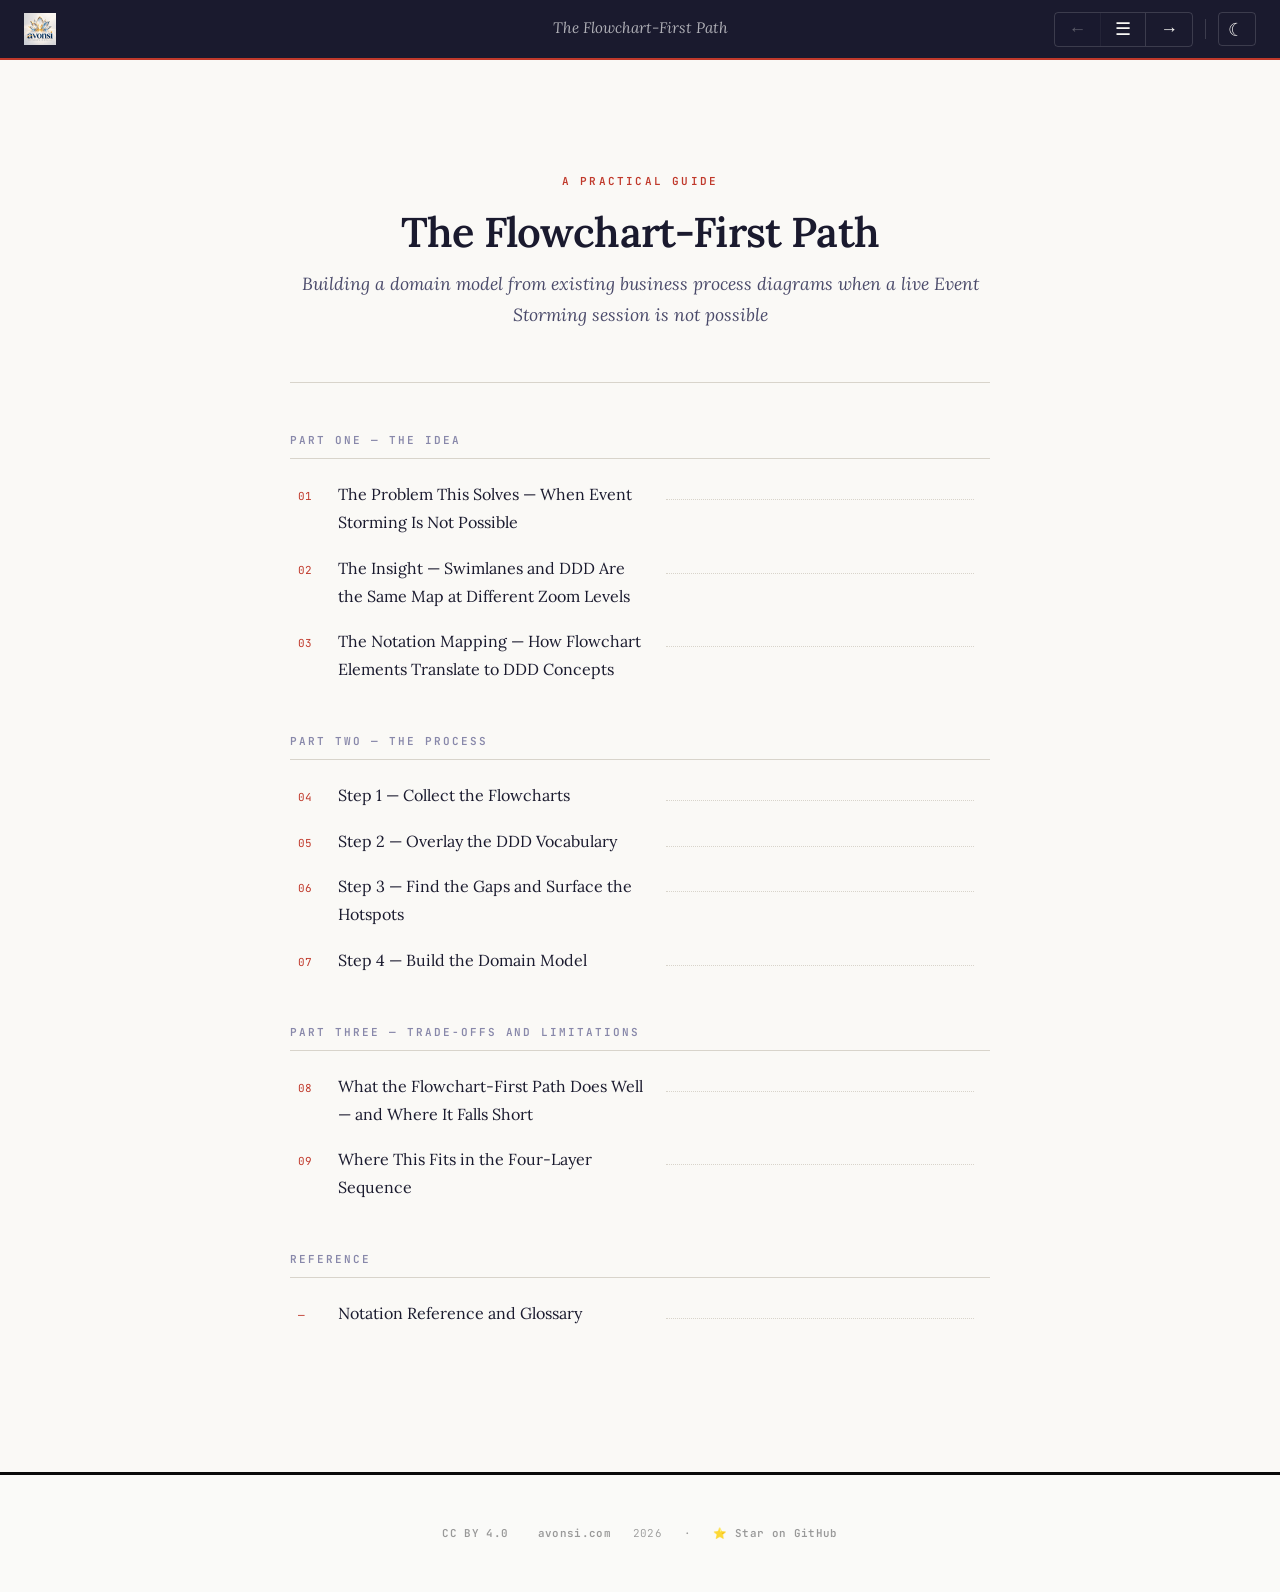
<file: guides/flowcharts/index.html>
<!DOCTYPE html>
<html lang="en">
<head>
<meta charset="UTF-8">
<meta name="viewport" content="width=device-width, initial-scale=1.0">
<title>The Flowchart-First Path — Avonsi Services</title>
<link rel="preconnect" href="https://fonts.googleapis.com">
<link href="https://fonts.googleapis.com/css2?family=Lora:ital,wght@0,400;0,600;1,400&family=Source+Sans+3:wght@300;400;600&family=JetBrains+Mono:wght@400;500&display=swap" rel="stylesheet">
<link rel="stylesheet" href="../../assets/style.css?v=1.1">
<link rel="stylesheet" href="../../assets/guide.css?v=1.1">
<script src="../../assets/components.js?v=1.1" defer></script>
<script src="../../assets/guide.js?v=1.1" defer></script>

<meta name="description" content="A different path to the same destination — the domain model without the workshop">
<meta name="keywords" content="agentic engineering, LLM, AI, software development, DDD, BMAD, Attractor, design, architecture, brownfield, enterprise">
<meta name="author" content="Avonsi Services">

<!-- Open Graph / Facebook -->
<meta property="og:type" content="article">
<meta property="og:url" content="https://avonsiservices.github.io/guides/flowcharts/">
<meta property="og:title" content="The Flowchart-First Path">
<meta property="og:description" content="A different path to the same destination — the domain model without the workshop">
<meta property="og:image" content="https://avonsiservices.github.io/assets/logo.png?v=2">

<!-- Twitter -->
<meta property="twitter:card" content="summary_large_image">
<meta property="twitter:url" content="https://avonsiservices.github.io/guides/flowcharts/">
<meta property="twitter:title" content="The Flowchart-First Path">
<meta property="twitter:description" content="A different path to the same destination — the domain model without the workshop">
<meta property="twitter:image" content="https://avonsiservices.github.io/assets/logo.png?v=2">

</head>
<body>

<guide-header title="The Flowchart-First Path"></guide-header>

<div class="guide-page active" id="page-0">
  <div class="toc-header">
    <div class="toc-label">A Practical Guide</div>
    <h1>The Flowchart-First Path</h1>
    <p class="subtitle">Building a domain model from existing business process diagrams when a live Event Storming session is not possible</p>
  </div>
  <div class="toc-part">
    <div class="toc-part-label">Part One — The Idea</div>
    <div class="toc-item" onclick="showPage(1)"><span class="toc-num">01</span><span class="toc-name">The Problem This Solves — When Event Storming Is Not Possible</span><span class="toc-dots"></span></div>
    <div class="toc-item" onclick="showPage(2)"><span class="toc-num">02</span><span class="toc-name">The Insight — Swimlanes and DDD Are the Same Map at Different Zoom Levels</span><span class="toc-dots"></span></div>
    <div class="toc-item" onclick="showPage(3)"><span class="toc-num">03</span><span class="toc-name">The Notation Mapping — How Flowchart Elements Translate to DDD Concepts</span><span class="toc-dots"></span></div>
  </div>
  <div class="toc-part">
    <div class="toc-part-label">Part Two — The Process</div>
    <div class="toc-item" onclick="showPage(4)"><span class="toc-num">04</span><span class="toc-name">Step 1 — Collect the Flowcharts</span><span class="toc-dots"></span></div>
    <div class="toc-item" onclick="showPage(5)"><span class="toc-num">05</span><span class="toc-name">Step 2 — Overlay the DDD Vocabulary</span><span class="toc-dots"></span></div>
    <div class="toc-item" onclick="showPage(6)"><span class="toc-num">06</span><span class="toc-name">Step 3 — Find the Gaps and Surface the Hotspots</span><span class="toc-dots"></span></div>
    <div class="toc-item" onclick="showPage(7)"><span class="toc-num">07</span><span class="toc-name">Step 4 — Build the Domain Model</span><span class="toc-dots"></span></div>
  </div>
  <div class="toc-part">
    <div class="toc-part-label">Part Three — Trade-offs and Limitations</div>
    <div class="toc-item" onclick="showPage(8)"><span class="toc-num">08</span><span class="toc-name">What the Flowchart-First Path Does Well — and Where It Falls Short</span><span class="toc-dots"></span></div>
    <div class="toc-item" onclick="showPage(9)"><span class="toc-num">09</span><span class="toc-name">Where This Fits in the Four-Layer Sequence</span><span class="toc-dots"></span></div>
  </div>
  <div class="toc-part">
    <div class="toc-part-label">Reference</div>
    <div class="toc-item" onclick="showPage(10)"><span class="toc-num">&#8212;</span><span class="toc-name">Notation Reference and Glossary</span><span class="toc-dots"></span></div>
  </div>
</div>

<div class="guide-page" id="page-1">
  <div class="part-header"><div class="part-num">Part One</div><h2>The Idea</h2><p>A different path to the same destination — the domain model without the workshop</p></div>
  <div class="chapter-eyebrow">Chapter 1</div>
  <span class="chapter-number">01</span>
  <h1 class="chapter-title">The Problem This Solves</h1>
  <p class="chapter-intro">Event Storming requires people in a room. The right people — domain experts who know the business deeply, developers who will build the software, enough diversity of knowledge that the model that emerges is genuinely grounded. In an ideal world, that room is always available. In enterprise reality, it frequently is not.</p>
  <h2>The Enterprise Constraints That Make Live Sessions Difficult</h2>
  <p>The domain expert who knows the returns process in detail is based in a different country and available for thirty minutes on Thursday. The regulatory team whose input is essential for the compliance domain will not participate in informal workshops — their process requires formal sign-off at defined stages, not sticky notes. The business process owner is willing to contribute but has already documented everything in Visio flowcharts that took six months to produce and she does not see the point of redoing the work.</p>
  <p>These are not excuses. They are real constraints that determine what is actually possible in large organisations. A methodology that only works when all the right people can spend a full day in the same room will be bypassed or ignored in every situation where that condition isn't met — which is most situations in most enterprises.</p>
  <div class="callout"><div class="callout-label">The Alternative Path</div><p>Most organisations already have swimlane flowcharts — produced for ISO certification, regulatory compliance, process improvement initiatives, or onboarding documentation. These flowcharts are sitting on shared drives, rarely consulted, gradually becoming inaccurate. <strong>They are also, with the right eyes, the raw material for a domain model. The DDD practitioner's job is to read them in a new way — not as process documentation, but as an unstructured Event Storming output waiting to be organised.</strong></p></div>
  <h2>The Flowchart-First Path</h2>
  <p>The flowchart-first path is an alternative route to the same destination as Event Storming — a grounded domain model expressed in DDD terminology. Instead of surfacing knowledge in a live workshop, it works from existing documentation that the business has already produced. The DDD practitioner overlays the Event Storming vocabulary on the existing diagrams, identifies what is present, what is missing, and what is ambiguous, and then uses targeted async conversations to fill the gaps.</p>
  <p>The output is equivalent in structure to a Design Level Event Storming result — Bounded Contexts, Domain Events, Commands, Actors, and Policies — derived from documentation that already exists rather than knowledge that had to be freshly extracted. The process is slower than a well-run live session. It is also more accessible, more inclusive of stakeholders who won't participate in workshops, and more respectful of existing documentation investments.</p>
  <hr class="section-rule">
  <p style="color: var(--guide-ink-faint);font-size:.9rem;font-style:italic;">Next: the insight that makes this work — swimlanes and DDD are the same map at different zoom levels.</p>
</div>

<div class="guide-page" id="page-2">
  <div class="chapter-eyebrow">Chapter 2</div>
  <span class="chapter-number">02</span>
  <h1 class="chapter-title">The Insight — Swimlanes and DDD Are the Same Map at Different Zoom Levels</h1>
  <p class="chapter-intro">The swimlane flowchart and the Event Storming output are not two different things. They are two representations of the same underlying business reality, drawn at different levels of abstraction with different vocabularies. Once you see this, the flowchart-first path becomes obvious.</p>
  <h2>What a Swimlane Flowchart Already Captures</h2>
  <p>The swimlane flowchart was invented in the 1990s as a way to show business processes with explicit ownership — which department or role is responsible for each step. It became standard practice for process documentation in quality management, regulatory compliance, and business process reengineering. By the 2000s, every major enterprise had accumulated libraries of them.</p>
  <p>Look at a well-drawn swimlane through a DDD lens and the correspondence is immediate. Each lane represents an Actor or a team — which maps directly to the pink Actor stickies of Event Storming. Each process box inside a lane represents a step that someone performs — a Command in DDD terminology. Each handoff arrow between lanes — the moment a process transfers from one lane to another — represents something that has happened that triggers the next step. That is a Domain Event. The lane boundaries themselves, where the vocabulary and the responsibility shift from one department to another, are the natural locations of Bounded Context boundaries.</p>
  <p>The decision diamond — the branching point where the process takes one of two paths depending on a condition — is a Policy. "Whenever the return value exceeds £500, route to senior review" is exactly the purple sticky note formulation: "Whenever X, do Y automatically."</p>
  <div class="callout"><div class="callout-label">Three Levels of the Same Map</div><p>A swimlane flowchart shows <strong>how work flows between people and departments</strong> — the operational process view. A subdomain map shows <strong>what the business is made of and what matters strategically</strong> — the business capability view. A Context Map shows <strong>which software owns what and how systems relate</strong> — the system architecture view. These three are not competing representations. They are the same territory described at increasing levels of abstraction. The swimlane is the foundation that both of the others can be derived from — if you know how to read it.</p></div>
  <h2>The German Engineering Parallel</h2>
  <p>There is a pleasing connection here to the Pflichtenheft tradition discussed in the Attractor guide. German engineering culture has always insisted on precise process documentation before any system is built — contractually binding, comprehensive, owned by the business. The swimlane flowchart is the closest equivalent in British and American practice. Both cultures were already doing domain modelling. They just weren't calling it that, and they weren't connecting it to the software design that followed.</p>
  <p>The flowchart-first path is, in a sense, retrofitting the DDD vocabulary onto a documentation tradition that predates DDD by decades. The business was always describing its domain. The missing step was the discipline of reading that description through a lens that makes it useful for software design.</p>
  <h2>What the Swimlane Misses</h2>
  <p>The correspondence is genuine but not complete. Swimlane flowcharts have systematic gaps that the DDD overlay will expose. They typically show the happy path and mention exceptions only briefly. They rarely capture the implicit policies — the business rules that govern automatic reactions — because those rules live in people's heads and are assumed to be obvious. They don't distinguish between process steps that are truly atomic business events and steps that are administrative logistics. And they don't capture the language precisely enough — the same step might be described differently by different authors, masking a real conceptual distinction.</p>
  <p>These gaps are not failures of the flowchart. They are the reason the DDD practitioner's job is to overlay, not just to transcribe. The overlay process surfaces what is missing as much as what is present.</p>
  <hr class="section-rule">
  <p style="color: var(--guide-ink-faint);font-size:.9rem;font-style:italic;">Next: the notation mapping — a precise translation table between flowchart elements and DDD concepts.</p>
</div>

<div class="guide-page" id="page-3">
  <div class="chapter-eyebrow">Chapter 3</div>
  <span class="chapter-number">03</span>
  <h1 class="chapter-title">The Notation Mapping — How Flowchart Elements Translate to DDD Concepts</h1>
  <p class="chapter-intro">The translation between swimlane notation and Event Storming vocabulary is systematic. Every element in a standard swimlane flowchart has a DDD equivalent. Knowing the mapping precisely is what makes the overlay step both fast and rigorous.</p>
  <h2>The Complete Mapping</h2>
  <div class="map-row">
    <div class="map-cell header">Flowchart Element</div>
    <div class="map-cell header">DDD / Event Storming Equivalent</div>
    <div class="map-cell header">Notes on Translation</div>
  </div>
  <div class="map-row">
    <div class="map-cell flowchart">Swimlane (horizontal band)</div>
    <div class="map-cell ddd">Actor / Role + candidate Bounded Context boundary</div>
    <div class="map-cell note">Lane = who owns the work. Lane boundary = where language and responsibility shifts — candidate context boundary.</div>
  </div>
  <div class="map-row">
    <div class="map-cell flowchart">Process box (rectangle)</div>
    <div class="map-cell ddd">Command (imperative) + implied Domain Event (past tense)</div>
    <div class="map-cell note">"Approve Return" is the Command. "ReturnApproved" is the Domain Event it produces. Both are usually implied by one box.</div>
  </div>
  <div class="map-row">
    <div class="map-cell flowchart">Handoff arrow between lanes</div>
    <div class="map-cell ddd">Domain Event crossing a context boundary</div>
    <div class="map-cell note">The most important element. A cross-lane arrow is always a Domain Event — something happened that triggered work in a different part of the business.</div>
  </div>
  <div class="map-row">
    <div class="map-cell flowchart">Decision diamond (Yes/No branch)</div>
    <div class="map-cell ddd">Policy (purple sticky)</div>
    <div class="map-cell note">"If value &gt; £500, route to senior review" is a Policy: "Whenever ReturnRequested AND value &gt; £500, flag for SeniorReview." Name the condition explicitly.</div>
  </div>
  <div class="map-row">
    <div class="map-cell flowchart">Start / End oval</div>
    <div class="map-cell ddd">Pivotal Domain Event</div>
    <div class="map-cell note">The start event is what triggered the process. The end event is what the process produces. Both are important anchors for the domain model.</div>
  </div>
  <div class="map-row">
    <div class="map-cell flowchart">External entity (box outside lanes)</div>
    <div class="map-cell ddd">External System (lilac in Event Storming)</div>
    <div class="map-cell note">Payment gateway, ERP, logistics provider. Not part of the domain model but an integration point that must be named.</div>
  </div>
  <div class="map-row">
    <div class="map-cell flowchart">Document symbol</div>
    <div class="map-cell ddd">Read Model (information needed to make a decision)</div>
    <div class="map-cell note">A document or report referenced in a process step is usually a Read Model — the data an Actor needs to issue the next Command.</div>
  </div>
  <div class="map-row">
    <div class="map-cell flowchart">Delay / Wait symbol</div>
    <div class="map-cell ddd">Time-based Policy or SLA trigger</div>
    <div class="map-cell note">"Wait 24 hours" is usually a Policy: "Whenever 24 hours elapse after ReturnRequested with no action, escalate automatically."</div>
  </div>

  <div class="diagram-wrap">
    <svg class="diagram" viewBox="0 0 680 360" xmlns="http://www.w3.org/2000/svg">
      <text x="340" y="18" text-anchor="middle" font-family="Source Sans 3,sans-serif" font-size="11" fill="#8888aa" letter-spacing="1" font-weight="600">SIDE BY SIDE — CONVENTIONAL vs DDD-ANNOTATED SWIMLANE</text>
      <defs>
        <marker id="arr-fc" markerWidth="7" markerHeight="7" refX="5" refY="3" orient="auto"><path d="M0,0 L0,6 L7,3 z" fill="#4a4a6a"/></marker>
        <marker id="arr-ddd" markerWidth="7" markerHeight="7" refX="5" refY="3" orient="auto"><path d="M0,0 L0,6 L7,3 z" fill="#4a9068"/></marker>
      </defs>

      <!-- LEFT — Conventional -->
      <text x="165" y="38" text-anchor="middle" font-family="Source Sans 3,sans-serif" font-size="10" fill="#8888aa" font-weight="600" letter-spacing="1">CONVENTIONAL</text>
      <!-- Lane 1 -->
      <rect x="20" y="48" width="290" height="80" rx="0" fill="#f4f1ea" stroke="#d8d4cb" stroke-width="1"/>
      <text x="30" y="68" font-family="Source Sans 3,sans-serif" font-size="9" fill="#8888aa" font-weight="600">Customer</text>
      <rect x="80" y="58" width="80" height="32" rx="4" fill="white" stroke="#4a4a6a" stroke-width="1.5"/>
      <text x="120" y="78" text-anchor="middle" font-family="Source Sans 3,sans-serif" font-size="9" fill="#1a1a2e">Submit Return</text>
      <line x1="160" y1="74" x2="188" y2="74" stroke="#4a4a6a" stroke-width="1.5" marker-end="url(#arr-fc)"/>
      <!-- Lane 2 -->
      <rect x="20" y="128" width="290" height="80" rx="0" fill="#faf9f6" stroke="#d8d4cb" stroke-width="1"/>
      <text x="30" y="148" font-family="Source Sans 3,sans-serif" font-size="9" fill="#8888aa" font-weight="600">Customer Service</text>
      <rect x="80" y="140" width="80" height="32" rx="4" fill="white" stroke="#4a4a6a" stroke-width="1.5"/>
      <text x="120" y="160" text-anchor="middle" font-family="Source Sans 3,sans-serif" font-size="9" fill="#1a1a2e">Review Request</text>
      <!-- Decision -->
      <polygon points="210,156 225,140 240,156 225,172" fill="white" stroke="#4a4a6a" stroke-width="1.5"/>
      <text x="225" y="153" text-anchor="middle" font-family="Source Sans 3,sans-serif" font-size="7" fill="#4a4a6a">High</text>
      <text x="225" y="163" text-anchor="middle" font-family="Source Sans 3,sans-serif" font-size="7" fill="#4a4a6a">value?</text>
      <line x1="160" y1="156" x2="208" y2="156" stroke="#4a4a6a" stroke-width="1.5" marker-end="url(#arr-fc)"/>
      <!-- Lane 3 -->
      <rect x="20" y="208" width="290" height="80" rx="0" fill="#f4f1ea" stroke="#d8d4cb" stroke-width="1"/>
      <text x="30" y="228" font-family="Source Sans 3,sans-serif" font-size="9" fill="#8888aa" font-weight="600">Finance</text>
      <rect x="80" y="220" width="80" height="32" rx="4" fill="white" stroke="#4a4a6a" stroke-width="1.5"/>
      <text x="120" y="240" text-anchor="middle" font-family="Source Sans 3,sans-serif" font-size="9" fill="#1a1a2e">Process Refund</text>
      <!-- Cross-lane arrow -->
      <line x1="120" y1="172" x2="120" y2="218" stroke="#4a4a6a" stroke-width="1.5" stroke-dasharray="4,3" marker-end="url(#arr-fc)"/>
      <text x="165" y="330" text-anchor="middle" font-family="Source Sans 3,sans-serif" font-size="10" fill="#8888aa" font-style="italic">Process steps, ownership implied</text>

      <!-- RIGHT — DDD annotated -->
      <text x="510" y="38" text-anchor="middle" font-family="Source Sans 3,sans-serif" font-size="10" fill="#4a9068" font-weight="600" letter-spacing="1">DDD-ANNOTATED</text>
      <!-- Lane 1 — Customer -->
      <rect x="365" y="48" width="290" height="80" rx="0" fill="#eef4f0" stroke="#4a9068" stroke-width="1.5"/>
      <text x="378" y="62" font-family="Source Sans 3,sans-serif" font-size="9" fill="#4a9068" font-weight="600">Actor: Customer</text>
      <!-- Command box -->
      <rect x="410" y="66" width="90" height="28" rx="3" fill="#2980b9"/>
      <text x="455" y="76" text-anchor="middle" font-family="Source Sans 3,sans-serif" font-size="8" fill="white" font-weight="600">RequestReturn</text>
      <text x="455" y="87" text-anchor="middle" font-family="Source Sans 3,sans-serif" font-size="7" fill="rgba(255,255,255,.7)">Command</text>
      <!-- Event -->
      <rect x="510" y="66" width="100" height="28" rx="3" fill="#f39c12"/>
      <text x="560" y="76" text-anchor="middle" font-family="Source Sans 3,sans-serif" font-size="8" fill="white" font-weight="600">ReturnRequested</text>
      <text x="560" y="87" text-anchor="middle" font-family="Source Sans 3,sans-serif" font-size="7" fill="rgba(255,255,255,.7)">Domain Event</text>
      <line x1="502" y1="80" x2="508" y2="80" stroke="#4a9068" stroke-width="1.5" marker-end="url(#arr-ddd)"/>

      <!-- Lane 2 — Customer Service Context -->
      <rect x="365" y="128" width="290" height="80" rx="0" fill="#faf9f6" stroke="#c0392b" stroke-width="1.5"/>
      <text x="378" y="142" font-family="Source Sans 3,sans-serif" font-size="9" fill="#c0392b" font-weight="600">BC: Customer Service Context</text>
      <!-- Command -->
      <rect x="375" y="150" width="90" height="28" rx="3" fill="#2980b9"/>
      <text x="420" y="160" text-anchor="middle" font-family="Source Sans 3,sans-serif" font-size="8" fill="white" font-weight="600">ReviewReturn</text>
      <text x="420" y="171" text-anchor="middle" font-family="Source Sans 3,sans-serif" font-size="7" fill="rgba(255,255,255,.7)">Command</text>
      <!-- Policy diamond -->
      <rect x="478" y="148" width="80" height="32" rx="3" fill="#8e44ad"/>
      <text x="518" y="160" text-anchor="middle" font-family="Source Sans 3,sans-serif" font-size="7" fill="white" font-weight="600">When value</text>
      <text x="518" y="170" text-anchor="middle" font-family="Source Sans 3,sans-serif" font-size="7" fill="white" font-weight="600">&gt;500 flag</text>
      <text x="518" y="188" text-anchor="middle" font-family="Source Sans 3,sans-serif" font-size="7" fill="#8e44ad">Policy</text>
      <line x1="467" y1="164" x2="476" y2="164" stroke="#4a9068" stroke-width="1.5" marker-end="url(#arr-ddd)"/>

      <!-- Lane 3 — Finance Context -->
      <rect x="365" y="208" width="290" height="80" rx="0" fill="#f5f0e8" stroke="#e67e22" stroke-width="1.5"/>
      <text x="378" y="222" font-family="Source Sans 3,sans-serif" font-size="9" fill="#e67e22" font-weight="600">BC: Finance Context</text>
      <rect x="420" y="228" width="90" height="28" rx="3" fill="#2980b9"/>
      <text x="465" y="238" text-anchor="middle" font-family="Source Sans 3,sans-serif" font-size="8" fill="white" font-weight="600">IssueRefund</text>
      <text x="465" y="249" text-anchor="middle" font-family="Source Sans 3,sans-serif" font-size="7" fill="rgba(255,255,255,.7)">Command</text>
      <rect x="525" y="228" width="100" height="28" rx="3" fill="#f39c12"/>
      <text x="575" y="238" text-anchor="middle" font-family="Source Sans 3,sans-serif" font-size="8" fill="white" font-weight="600">RefundIssued</text>
      <text x="575" y="249" text-anchor="middle" font-family="Source Sans 3,sans-serif" font-size="7" fill="rgba(255,255,255,.7)">Domain Event</text>
      <line x1="512" y1="242" x2="523" y2="242" stroke="#4a9068" stroke-width="1.5" marker-end="url(#arr-ddd)"/>

      <!-- Cross-context Domain Event arrow -->
      <line x1="560" y1="96" x2="560" y2="126" stroke="#f39c12" stroke-width="2" marker-end="url(#arr-ddd)"/>
      <text x="575" y="115" font-family="Source Sans 3,sans-serif" font-size="7" fill="#f39c12" font-style="italic">event crosses</text>
      <line x1="465" y1="180" x2="465" y2="226" stroke="#f39c12" stroke-width="2" marker-end="url(#arr-ddd)"/>
      <text x="480" y="206" font-family="Source Sans 3,sans-serif" font-size="7" fill="#f39c12" font-style="italic">ReturnApproved</text>

      <text x="510" y="330" text-anchor="middle" font-family="Source Sans 3,sans-serif" font-size="10" fill="#4a9068" font-style="italic">Contexts named, events explicit, policies visible</text>
    </svg>
    <div class="diagram-caption">The same Meridian Retail returns process — conventional swimlane on the left, DDD-annotated on the right. The information is identical. The vocabulary makes it actionable for domain modelling and specification writing.</div>
  </div>
  <hr class="section-rule">
  <p style="color: var(--guide-ink-faint);font-size:.9rem;font-style:italic;">Next: Step 1 — collecting and assessing the flowcharts you have to work with.</p>
</div>

<div class="guide-page" id="page-4">
  <div class="part-header"><div class="part-num">Part Two</div><h2>The Process</h2><p>Four steps from existing flowcharts to a domain model ready for specification writing</p></div>
  <div class="chapter-eyebrow">Chapter 4</div>
  <span class="chapter-number">04</span>
  <h1 class="chapter-title">Step 1 — Collect the Flowcharts</h1>
  <p class="chapter-intro">The starting point is an audit — finding what exists, assessing its quality, and identifying the coverage gaps before the overlay work begins. This step is often underestimated. The quality and completeness of what you collect determines the quality of what you can produce.</p>
  <h2>Where Flowcharts Live in Enterprise Organisations</h2>
  <p>Business process documentation accumulates in specific places depending on what drove its creation. ISO 9001 and ISO 27001 certification programmes produce the most comprehensive coverage — detailed swimlane diagrams for every significant business process, maintained and reviewed annually. Regulatory compliance exercises produce focused documentation for the processes regulators care about. Business process reengineering projects from the 2000s and early 2010s produced extensive libraries that are now frequently outdated but still describe the underlying business logic correctly even where the tooling has changed.</p>
  <p>The places to look: quality management systems, compliance documentation repositories, SharePoint process libraries, training material (which often contains the clearest process diagrams because they had to be understood by someone new), and the personal files of long-serving operations managers who documented their processes for their own reference.</p>
  <h2>Assessing What You Find</h2>
  <p>Not all flowcharts are equally useful. Assess each document on three dimensions before including it in the overlay exercise.</p>
  <div class="step-block"><div class="step-num">ASSESS 01</div><p><strong>Recency and accuracy</strong> — how recently was this reviewed against actual practice? A flowchart from 2018 describes how the business worked in 2018. The process may have changed significantly since then, particularly around any system migrations or reorganisations. Use it as a starting point, not as ground truth.</p></div>
  <div class="step-block"><div class="step-num">ASSESS 02</div><p><strong>Coverage of the domain you care about</strong> — does it cover the full end-to-end process, or only a slice? A flowchart that shows the customer-facing returns process but stops at "send to warehouse" misses the fulfilment half. Note the gaps explicitly — they become targeted questions for the async follow-up conversations.</p></div>
  <div class="step-block"><div class="step-num">ASSESS 03</div><p><strong>Author knowledge</strong> — who drew this and how did they know what they knew? A flowchart drawn by the team that actually does the work carries different authority than one drawn by a business analyst who observed the process once. Understanding the provenance helps you calibrate how much you trust each element.</p></div>
  <h2>What to Do When Flowcharts Don't Exist</h2>
  <p>Some organisations have no process documentation at all. In this case, the flowchart-first path requires a lightweight documentation step before the overlay can begin. Ask the domain expert to draw the process as they understand it — even a rough sketch on paper is sufficient. The goal is not a polished document. It is an externalisation of the expert's mental model that the DDD practitioner can then work with. The imprecision in the sketch is information — it shows where the expert's own understanding is fuzzy, which is exactly where the domain model will be most important.</p>
  <div class="tool-note"><div class="tool-note-label">A Note on Tooling</div><p>A small number of diagramming tools are beginning to support DDD-aware notation — allowing process maps and domain models to coexist in the same diagram with explicit support for Events, Commands, and Bounded Context boundaries. If your organisation is selecting or evaluating diagramming tools, it is worth checking whether candidates support this kind of hybrid notation. The tooling landscape is evolving quickly in this area. Any specific tool recommendation here would likely be outdated within a year, so evaluate based on current capability rather than reputation.</p></div>
  <hr class="section-rule">
  <p style="color: var(--guide-ink-faint);font-size:.9rem;font-style:italic;">Next: Step 2 — overlaying the DDD vocabulary on what you have collected.</p>
</div>

<div class="guide-page" id="page-5">
  <div class="chapter-eyebrow">Chapter 5</div>
  <span class="chapter-number">05</span>
  <h1 class="chapter-title">Step 2 — Overlay the DDD Vocabulary</h1>
  <p class="chapter-intro">The overlay step is where the DDD practitioner's skill is most needed. It is not transcription — it is interpretation. The same flowchart element can map to different DDD concepts depending on context. The practitioner's job is to make those distinctions deliberately and consistently.</p>
  <h2>The Working Method</h2>
  <p>Work through each flowchart systematically, applying the notation mapping from Chapter 3. The most productive approach is to work on a digital copy of the flowchart and annotate each element with its DDD equivalent — using colour coding that mirrors the Event Storming convention (orange for Domain Events, blue for Commands, purple for Policies, pink for Actors, context boundary lines between lanes where appropriate).</p>
  <p>The annotation is a conversation with the flowchart. As you work, you will encounter elements that don't map cleanly. A process box that is neither clearly a Command nor clearly an administrative step. A lane that seems to span two different business concerns and may need to be split into two Bounded Contexts. A decision diamond whose condition is too vague to express as a Policy without knowing more about the business rule behind it. These ambiguities are not problems to resolve by guessing — they are the hotspots that Step 3 will address.</p>
  <h2>Naming Domain Events Correctly</h2>
  <p>The most important discipline in the overlay step is naming Domain Events correctly. The flowchart will give you process step names in various formats — imperative ("Approve Return"), noun ("Return Approval"), gerund ("Approving Return"). These need to be converted to past tense business language: <em>ReturnApproved</em>.</p>
  <p>The naming discipline matters because it forces a question that the flowchart doesn't answer: what exactly happened? "Return Approval" is a step. "ReturnApproved" is a fact — a specific thing that is now true about the world. Making this precise often reveals that what looked like one step in the flowchart is actually two or three different events depending on the circumstances. A return might be automatically approved (AutoApprovalGranted), approved by an agent after review (ReturnApprovedByAgent), or approved after escalation to a senior agent (ReturnEscalatedAndApproved). The flowchart shows one box. The business has three distinct facts.</p>
  <h2>Naming Bounded Contexts</h2>
  <p>Don't name Bounded Contexts after departments. Department names change. Departments merge and split. They carry organisational politics that shouldn't be embedded in a software model. Name contexts after the business capability they own: <em>Ordering</em>, not <em>Sales Department</em>. <em>Fulfilment</em>, not <em>Warehouse Operations</em>. <em>Customer Service</em>, not <em>Contact Centre</em>. The capability name will outlast the organisational structure.</p>
  <div class="callout"><div class="callout-label">The Most Revealing Moment</div><p>The moment in the overlay process that produces the most insight is when you encounter the same word used differently in two adjacent lanes. The customer service lane uses "customer" to mean anyone who has raised a ticket. The finance lane uses "customer" to mean any legal entity that owes money. These are not the same concept. The flowchart treats them as one word, which is why the system built from it has always had confusing data. <strong>The DDD overlay makes this visible before any specification is written — which is the entire point of the exercise.</strong></p></div>
  <hr class="section-rule">
  <p style="color: var(--guide-ink-faint);font-size:.9rem;font-style:italic;">Next: Step 3 — identifying the gaps and surfacing them as targeted questions.</p>
</div>

<div class="guide-page" id="page-6">
  <div class="chapter-eyebrow">Chapter 6</div>
  <span class="chapter-number">06</span>
  <h1 class="chapter-title">Step 3 — Find the Gaps and Surface the Hotspots</h1>
  <p class="chapter-intro">The overlay step tells you what the flowcharts contain. This step tells you what they don't contain — and what that missing information is worth finding. Not every gap matters equally. The discipline is triaging which gaps will produce specification failures if left unfilled.</p>
  <h2>The Four Categories of Gap</h2>
  <p>Gaps in flowchart-derived domain models fall into four predictable categories. Working through each systematically produces a targeted list of questions for the async follow-up conversations that replace the live workshop.</p>
  <div class="step-block"><div class="step-num">GAP TYPE 01 — Missing Policies</div><p><strong>The implicit business rules that govern automatic reactions.</strong> Flowcharts show what happens in the normal case. They rarely show what happens automatically when a condition is met. "When order value exceeds £500, automatically flag for senior review" is a Policy that almost certainly exists in the business but will not appear in the flowchart unless someone thought to draw it explicitly. Surface these by asking: for each Domain Event, what happens automatically in response? Who decides, and under what conditions?</p></div>
  <div class="step-block"><div class="step-num">GAP TYPE 02 — Missing Exception Paths</div><p><strong>The cases where the happy path breaks down.</strong> Business flowcharts are drawn for the normal case. The returns process that appears straightforward has dozens of exceptions: the item is lost in transit, the customer disputes the return reason, the refund fails due to an expired card, the returned item is damaged beyond resale. Each exception is a Domain Event and a set of Commands that the model must include.</p></div>
  <div class="step-block"><div class="step-num">GAP TYPE 03 — Ambiguous Terminology</div><p><strong>The words that appear in multiple lanes with possibly different meanings.</strong> These are the Ubiquitous Language violations that the overlay step will have flagged. Each one needs a targeted question: in your team's context, when you say X, do you mean A or B? Is this the same X that the finance team refers to, or a different concept with the same name?</p></div>
  <div class="step-block"><div class="step-num">GAP TYPE 04 — Missing Context Boundaries</div><p><strong>The places where responsibility is unclear.</strong> A process step that appears in one lane but logically seems to belong in another. A handoff that crosses multiple lanes simultaneously. A decision point where it's not clear which team actually makes the call. These unclear boundaries are where the most integration complexity will live in the eventual system.</p></div>
  <h2>The Async Follow-Up</h2>
  <p>The output of this step is a structured set of questions — specific, targeted, and grouped by the domain expert who can best answer them. Not a generic "can we have a meeting" request, but a document that says: "I've reviewed the returns process flowchart and have five specific questions about the fraud flagging logic. Could you review these and respond by end of week?"</p>
  <p>This format respects the domain expert's time, produces answers that are directly useful, and creates a documented record of the decisions made — which is itself a valuable addition to the domain model. The answers become part of the specification foundation.</p>
  <hr class="section-rule">
  <p style="color: var(--guide-ink-faint);font-size:.9rem;font-style:italic;">Next: Step 4 — assembling the domain model from what the overlay and the conversations have produced.</p>
</div>

<div class="guide-page" id="page-7">
  <div class="chapter-eyebrow">Chapter 7</div>
  <span class="chapter-number">07</span>
  <h1 class="chapter-title">Step 4 — Build the Domain Model</h1>
  <p class="chapter-intro">With the overlay complete and the gaps filled through targeted conversations, the raw material for a domain model exists. This step assembles it into the structured form that BMAD's planning sessions and eventually the NLSpec require.</p>
  <h2>What the Domain Model Needs to Contain</h2>
  <p>The domain model produced by the flowchart-first path should contain the same elements as a Design Level Event Storming output: named Bounded Contexts with their Ubiquitous Language, a timeline of Domain Events within each context, the Commands and Actors that produce those events, the Policies that govern automatic reactions, the Read Models that Actors need to make decisions, and the integration events that flow between contexts.</p>
  <p>It should also contain explicit documentation of every naming decision made during the overlay — why "customer" in the Customer Service context means something different from "customer" in the Finance context, why the returns process was split into four distinct streams rather than treated as one, why the fraud flag policy was captured as an explicit Policy rather than embedded in a process step. These decisions are part of the domain model. They explain the model to anyone who reads it later.</p>
  <h2>The Context Map</h2>
  <p>The integration events between Bounded Contexts — the cross-lane handoff arrows that the overlay translated into Domain Events — become the Context Map. Name each integration relationship explicitly: is the Finance context conforming to what the Customer Service context publishes, or is there a negotiated Customer-Supplier relationship? Is there an Anticorruption Layer needed to protect the Finance model from the Customer Service model's assumptions? The flowchart shows the integration. The Context Map names the relationship type, which determines the design approach.</p>
  <h2>Validation — The Final Step Before Handoff</h2>
  <p>Before the domain model is handed to the BMAD planning session or used as the basis for an NLSpec, validate it with the domain experts who contributed to it. Not a formal review meeting — a document they can read and comment on asynchronously. The question to ask: does this model match how you think about the business? Is there anything here that doesn't feel right? Is there anything missing that you would expect to see?</p>
  <p>This validation is not optional. The model was built from documentation and async conversations, not from the rich, contested, clarifying experience of a live session. There will be things it missed. The validation step is the opportunity to catch them before they become specification errors.</p>
  <div class="callout"><div class="callout-label">The Output and Its Practical Status</div><p>A domain model built through the flowchart-first path is a good starting point, not a finished product. It is more complete than a model built from pure assumption, more grounded than an architect's sketch, and more practical than waiting indefinitely for the perfect Event Storming session. <strong>Treat it as a validated hypothesis rather than a verified fact. The implementation work will surface additional refinements. Plan for iteration, not for perfection at handoff.</strong></p></div>
  <hr class="section-rule">
  <p style="color: var(--guide-ink-faint);font-size:.9rem;font-style:italic;">Next: a realistic look of what the flowchart-first path does well and where it falls short.</p>
</div>

<div class="guide-page" id="page-8">
  <div class="part-header"><div class="part-num">Part Three</div><h2>Trade-offs and Limitations</h2><p>What this approach delivers, what it doesn't, and where it sits in the larger picture</p></div>
  <div class="chapter-eyebrow">Chapter 8</div>
  <span class="chapter-number">08</span>
  <h1 class="chapter-title">What the Flowchart-First Path Does Well — and Where It Falls Short</h1>
  <p class="chapter-intro">The flowchart-first path is a genuinely useful technique with real limitations. Understanding both realistically is more useful than either uncritical enthusiasm or reflexive scepticism.</p>
  <h2>What It Does Well</h2>
  <p>It respects existing work. Business process documentation took time, expertise, and organisational effort to produce. The flowchart-first path builds on that investment rather than ignoring it. The business stakeholders who produced the original documentation are more receptive to a process that uses their work as a starting point than one that dismisses it in favour of a new methodology.</p>
  <p>It works asynchronously. The domain expert contributes by providing documentation and answering targeted questions at their own pace. There is no requirement for a full-day synchronous session. This makes the approach viable in globally distributed organisations, regulated industries with formal participation requirements, and organisations where senior domain experts are constrained by time.</p>
  <p>It produces an auditable trail. The progression from original flowchart through DDD overlay through gap-filling conversations to final domain model is documented at every step. In regulated industries, this traceability is not a nice-to-have — it is a compliance requirement.</p>
  <p>It surfaces existing documentation gaps. The overlay process reliably identifies places where the flowchart is ambiguous, outdated, or incomplete. These gaps are valuable information even if the domain model weren't the goal — they represent risks in the existing process documentation that the organisation needs to address anyway.</p>
  <h2>Where It Falls Short</h2>
  <p>It misses the energy of the room. A live Event Storming session produces something the flowchart-first path cannot replicate: the spontaneous collisions between perspectives that generate unexpected insight. The finance director and the warehouse manager in the same room, looking at the same timeline, discovering that their understanding of what happens at order dispatch are fundamentally different — that discovery happens in ten minutes of conversation and changes the model significantly. In the async flowchart process, that collision may not happen at all.</p>
  <p>It is limited by the quality of the source documentation. Happy-path flowcharts produce happy-path domain models. If the existing documentation doesn't show the exception paths, the fraud cases, the edge conditions that cause the most implementation pain, the overlay won't surface them. The gap-finding step helps, but it can only ask questions about gaps the practitioner has thought to look for.</p>
  <p>It is slower. A well-run two-day Event Storming session produces a domain model of equivalent depth in a fraction of the elapsed time. The async back-and-forth of the flowchart-first path across a distributed organisation can take weeks to produce what a good in-person session produces in two days.</p>
  <hr class="section-rule">
  <p style="color: var(--guide-ink-faint);font-size:.9rem;font-style:italic;">Next: where the flowchart-first path sits in the four-layer sequence — and when to use it.</p>
</div>

<div class="guide-page" id="page-9">
  <div class="chapter-eyebrow">Chapter 9</div>
  <span class="chapter-number">09</span>
  <h1 class="chapter-title">Where This Fits in the Four-Layer Sequence</h1>
  <p class="chapter-intro">The flowchart-first path is an alternative implementation of Layer 2 — the domain discovery layer — not a replacement for the entire sequence. Understanding where it fits determines when to use it and when to insist on the live workshop alternative.</p>
  <h2>It Is Layer 2, Not a Shortcut Around It</h2>
  <p>The synthesis guide describes four layers: DDD as the conceptual foundation, Event Storming as the discovery method, BMAD as the structured execution framework, and Attractor as the lights-out factory. The flowchart-first path replaces the Event Storming workshop in Layer 2. It does not replace Layer 1 — the DDD conceptual framework is still required to make sense of what the flowcharts contain. It does not compress Layers 3 and 4 — the domain model produced still needs to feed into BMAD's planning chain before any agent begins implementation.</p>
  <p>The output of the flowchart-first path is equivalent in form to a Design Level Event Storming output — a grounded domain model with named Bounded Contexts, Domain Events, Commands, Actors, Policies, and a Context Map. The quality may be somewhat lower, given the limitations described in Chapter 8. The effort required to feed it into BMAD or to construct an NLSpec from it is the same.</p>
  <h2>When to Use It</h2>
  <p>Use the flowchart-first path when a live Event Storming session is genuinely not feasible — not when it's merely inconvenient. The live session is better when it can be done. The flowchart-first path is better than nothing, but it should not become the default simply because it is less disruptive to schedules.</p>
  <p>Specific contexts where it is the right choice: organisations with comprehensive existing process documentation where the investment in live sessions would duplicate that work without adding proportional value; globally distributed teams where getting the right people in the same room requires international travel; regulated industries where formal participation in informal workshops is not permitted; and initial domain exploration exercises where the goal is to understand what is already known before deciding where the genuine gaps are.</p>
  <h2>Combining Both Approaches</h2>
  <p>The flowchart-first path and live Event Storming are not mutually exclusive. In practice, the most effective approach for a complex domain is often to run the flowchart-first path first — using it to build a preliminary domain model and identify the highest-value areas of uncertainty — and then run a focused Event Storming session specifically on those areas of uncertainty. Instead of a two-day Big Picture session on the entire domain, a three-hour Process Level session on the two or three processes where the preliminary model has the most gaps.</p>
  <p>This combination respects both the existing documentation investment and the genuine power of the live session. The flowchart-first path does the broad coverage. The Event Storming session does the deep dives. Together they produce a domain model that is both comprehensive and grounded.</p>
  <div class="callout"><div class="callout-label">The Practical Recommendation</div><p>For most enterprise organisations approaching agentic development: start with the flowchart-first path to establish a baseline domain model from existing documentation. Use that model to identify where understanding is solid and where it is uncertain. Then run targeted Event Storming sessions on the uncertain areas. Feed the combined output into BMAD. <strong>This sequence respects existing investment, produces a better model than either approach alone, and gets to working software faster than waiting for the perfect conditions for a comprehensive live session that may never arrive.</strong></p></div>
  <hr class="section-rule">
  <p style="color: var(--guide-ink-faint);font-size:.9rem;font-style:italic;">The Notation Reference and Glossary follow.</p>
</div>

<div class="guide-page" id="page-10">
  <div class="chapter-eyebrow">Reference</div>
  <h1 class="chapter-title">Notation Reference and Glossary</h1>
  <p class="chapter-intro">A quick reference for the flowchart-to-DDD mapping and definitions of key terms.</p>

  <h2>Complete Notation Mapping</h2>
  <div class="map-row">
    <div class="map-cell header">Flowchart Element</div>
    <div class="map-cell header">DDD / Event Storming Equivalent</div>
    <div class="map-cell header">Colour in Annotation</div>
  </div>
  <div class="map-row">
    <div class="map-cell flowchart">Swimlane (horizontal band)</div>
    <div class="map-cell ddd">Actor + Bounded Context boundary</div>
    <div class="map-cell note">Name lane after business capability, not department. Draw context boundary line at lane edge.</div>
  </div>
  <div class="map-row">
    <div class="map-cell flowchart">Process box (rectangle)</div>
    <div class="map-cell ddd">Command (blue) + Domain Event (orange)</div>
    <div class="map-cell note">Name the Command in imperative form. Name the resulting Domain Event in past tense.</div>
  </div>
  <div class="map-row">
    <div class="map-cell flowchart">Cross-lane handoff arrow</div>
    <div class="map-cell ddd">Domain Event crossing context boundary</div>
    <div class="map-cell note">Name explicitly — this is the integration event between contexts. Critical for Context Map.</div>
  </div>
  <div class="map-row">
    <div class="map-cell flowchart">Decision diamond</div>
    <div class="map-cell ddd">Policy (purple)</div>
    <div class="map-cell note">Rewrite as: "Whenever [Event], if [Condition], then [Action] automatically."</div>
  </div>
  <div class="map-row">
    <div class="map-cell flowchart">Start oval</div>
    <div class="map-cell ddd">Triggering Domain Event</div>
    <div class="map-cell note">What happened that started this process? Name it in past tense.</div>
  </div>
  <div class="map-row">
    <div class="map-cell flowchart">End oval</div>
    <div class="map-cell ddd">Outcome Domain Event</div>
    <div class="map-cell note">What has happened when the process is complete? The business fact the process produces.</div>
  </div>
  <div class="map-row">
    <div class="map-cell flowchart">External entity</div>
    <div class="map-cell ddd">External System (lilac)</div>
    <div class="map-cell note">Integration point. Name the system and what Domain Event it produces or consumes.</div>
  </div>
  <div class="map-row">
    <div class="map-cell flowchart">Document symbol</div>
    <div class="map-cell ddd">Read Model (yellow)</div>
    <div class="map-cell note">What information does the Actor need to make the decision or issue the Command?</div>
  </div>
  <div class="map-row">
    <div class="map-cell flowchart">Delay / wait symbol</div>
    <div class="map-cell ddd">Time-based Policy (purple)</div>
    <div class="map-cell note">"Whenever [time elapses] after [Event] with [condition], trigger [action] automatically."</div>
  </div>

  <h2 style="margin-top:2.5rem">Glossary</h2>

  <div class="glossary-entry"><div class="glossary-term">Bounded Context (in flowchart terms)</div><p class="glossary-def">The software boundary that corresponds to a swimlane or group of related swimlanes — the area where one team owns the process and one consistent vocabulary applies. Named after the business capability, not the department. The cross-lane handoff arrows between Bounded Contexts become the integration events on the Context Map.</p></div>
  <div class="glossary-entry"><div class="glossary-term">Command (in flowchart terms)</div><p class="glossary-def">The instruction that triggers a process step — equivalent to the blue sticky note in Event Storming. Derived from a process box in the flowchart. Written in imperative form: ApproveReturn, IssueRefund, RequestEscalation. Every Command produces a Domain Event.</p></div>
  <div class="glossary-entry"><div class="glossary-term">Domain Event (in flowchart terms)</div><p class="glossary-def">Something that happened that the business cares about — equivalent to the orange sticky note in Event Storming. Derived from process boxes (what they produce) and cross-lane handoff arrows (what crosses context boundaries). Written in past tense: ReturnApproved, RefundIssued, EscalationTriggered.</p></div>
  <div class="glossary-entry"><div class="glossary-term">Flowchart-First Path</div><p class="glossary-def">An alternative implementation of Layer 2 (domain discovery) in the four-layer sequence, using existing business process documentation as the starting point rather than a live Event Storming workshop. Produces a domain model through systematic overlay of DDD vocabulary on swimlane flowcharts, followed by targeted async conversations to fill the gaps.</p></div>
  <div class="glossary-entry"><div class="glossary-term">Hotspot (in flowchart terms)</div><p class="glossary-def">An element in the flowchart overlay where the DDD translation is ambiguous, contested, or clearly missing information. The accumulation of hotspots across the overlay produces the gap list that drives the async follow-up conversations with domain experts.</p></div>
  <div class="glossary-entry"><div class="glossary-term">Notation Mapping</div><p class="glossary-def">The systematic translation table between swimlane flowchart elements (process boxes, decision diamonds, handoff arrows, swimlanes) and their DDD/Event Storming equivalents (Commands, Policies, Domain Events, Bounded Contexts). See the reference table above.</p></div>
  <div class="glossary-entry"><div class="glossary-term">Policy (in flowchart terms)</div><p class="glossary-def">An automatic reaction — the business rule that governs what happens next without human intervention. Derived from decision diamonds in the flowchart. Expressed as: "Whenever [Event], if [Condition], then [Action] automatically." Often the most valuable gap to fill, because Policies are routinely implicit in flowcharts and critical to get right in specifications.</p></div>
  <div class="glossary-entry"><div class="glossary-term">Read Model (in flowchart terms)</div><p class="glossary-def">The information an Actor needs to make a decision or issue a Command. Derived from document symbols in the flowchart, or inferred from the decision point — what data must be visible to the person making this choice? Read Models define the data requirements of the user interface or query layer.</p></div>
</div>

<site-footer></site-footer>
</body>
</html>
</file>
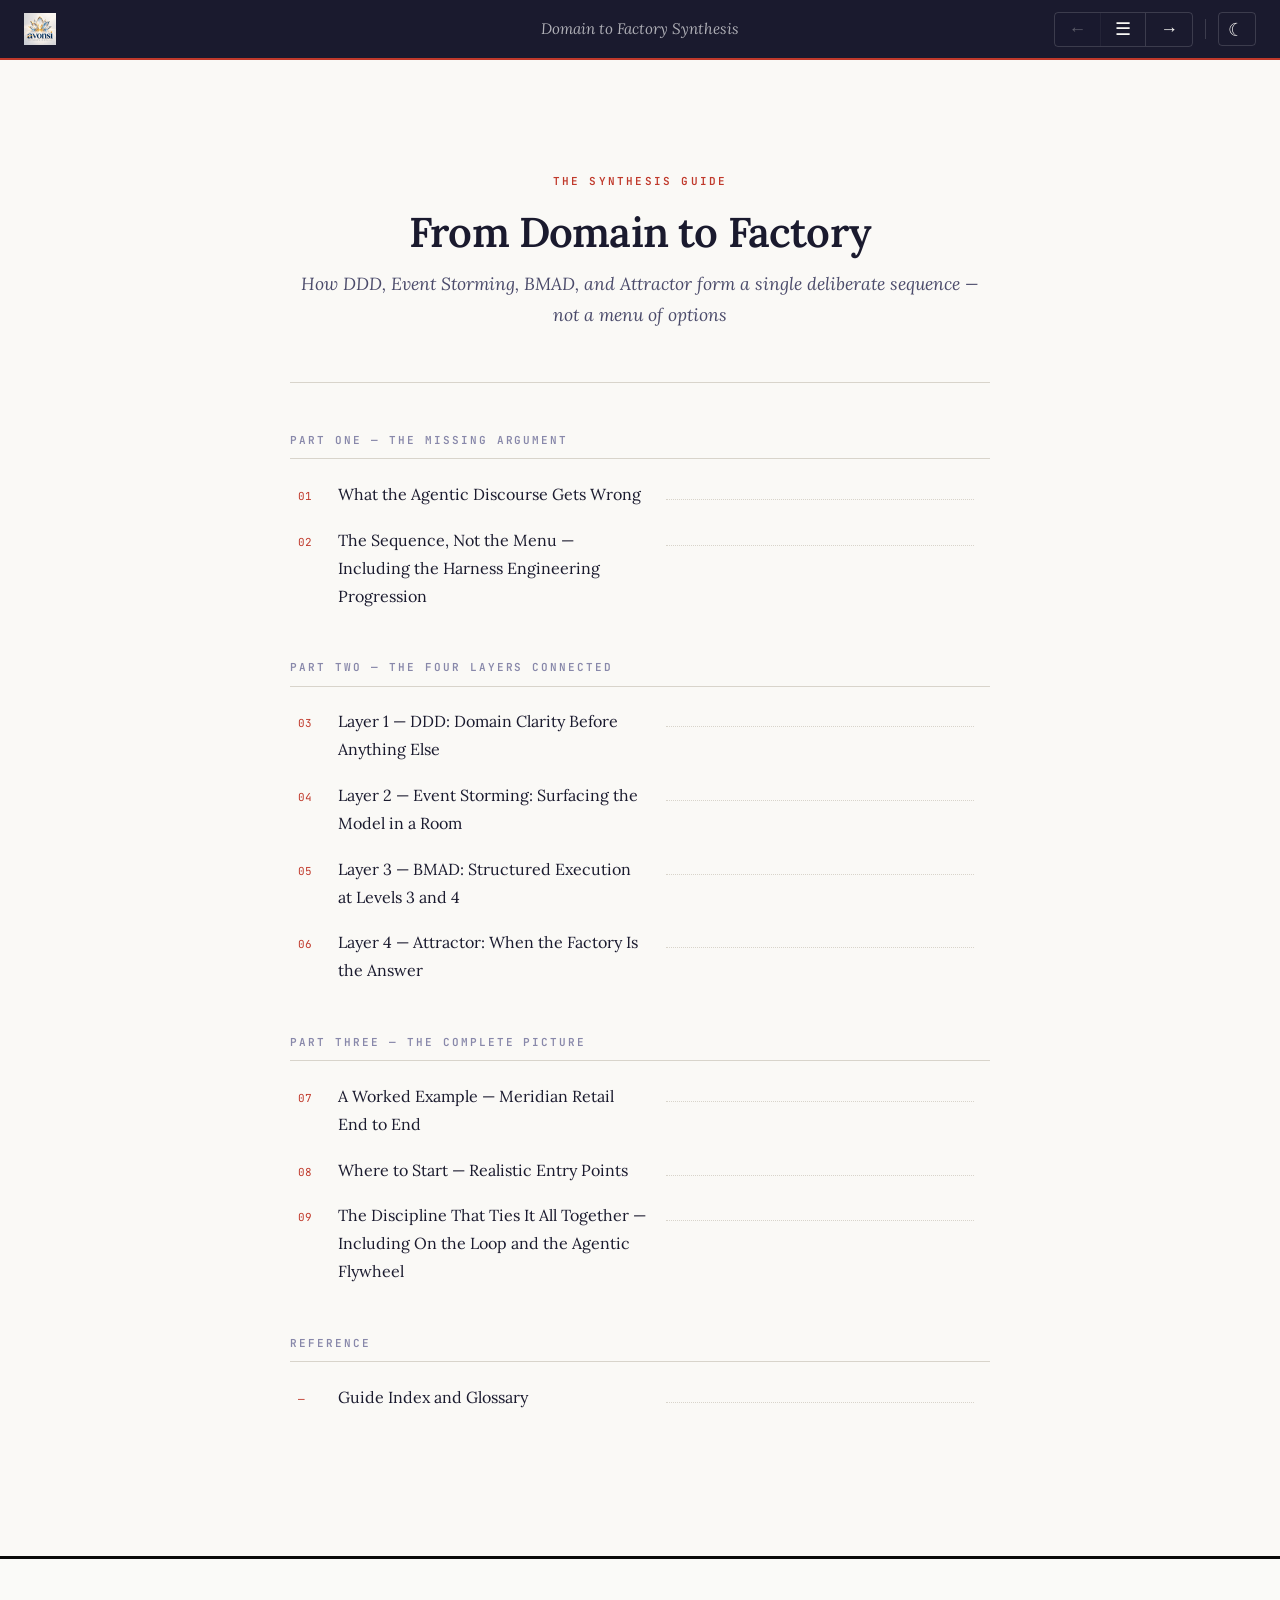
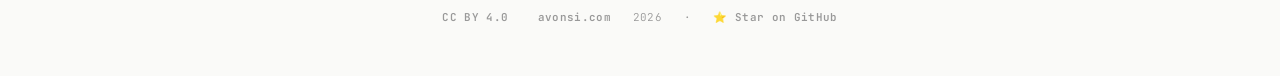
<file: guides/synthesis/index.html>
<!DOCTYPE html>
<html lang="en">
<head>
<meta charset="UTF-8">
<meta name="viewport" content="width=device-width, initial-scale=1.0">
<title>From Domain to Factory — Synthesis Guide — Avonsi Services</title>
<link rel="preconnect" href="https://fonts.googleapis.com">
<link href="https://fonts.googleapis.com/css2?family=Lora:ital,wght@0,400;0,500;0,600;1,400;1,500&family=DM+Sans:ital,wght@0,300;0,400;0,500;0,600;1,400&family=JetBrains+Mono:wght@400;500&display=swap" rel="stylesheet">
<link rel="stylesheet" href="../../assets/style.css?v=1.1">
<link rel="stylesheet" href="../../assets/guide.css?v=1.1">
<script src="../../assets/components.js?v=1.1" defer></script>
<script src="../../assets/guide.js?v=1.1" defer></script>

<meta name="description" content="The question every agentic development framework answers second — and should answer first">
<meta name="keywords" content="agentic engineering, LLM, AI, software development, DDD, BMAD, Attractor, design, architecture, brownfield, enterprise">
<meta name="author" content="Avonsi Services">

<!-- Open Graph / Facebook -->
<meta property="og:type" content="article">
<meta property="og:url" content="https://avonsiservices.github.io/guides/synthesis/">
<meta property="og:title" content="From Domain to Factory — Synthesis Guide">
<meta property="og:description" content="The question every agentic development framework answers second — and should answer first">
<meta property="og:image" content="https://avonsiservices.github.io/assets/logo.png?v=2">

<!-- Twitter -->
<meta property="twitter:card" content="summary_large_image">
<meta property="twitter:url" content="https://avonsiservices.github.io/guides/synthesis/">
<meta property="twitter:title" content="From Domain to Factory — Synthesis Guide">
<meta property="twitter:description" content="The question every agentic development framework answers second — and should answer first">
<meta property="twitter:image" content="https://avonsiservices.github.io/assets/logo.png?v=2">

</head>
<body>

<guide-header title="Domain to Factory Synthesis"></guide-header>

<!-- TOC -->
<div class="guide-page active" id="page-0">
  <div class="toc-header">
    <div class="toc-label">The Synthesis Guide</div>
    <h1>From Domain to Factory</h1>
    <p class="subtitle">How DDD, Event Storming, BMAD, and Attractor form a single deliberate sequence — not a menu of options</p>
  </div>
  <div class="toc-part">
    <div class="toc-part-label">Part One — The Missing Argument</div>
    <div class="toc-item" onclick="showPage(1)"><span class="toc-num">01</span><span class="toc-name">What the Agentic Discourse Gets Wrong</span><span class="toc-dots"></span></div>
    <div class="toc-item" onclick="showPage(2)"><span class="toc-num">02</span><span class="toc-name">The Sequence, Not the Menu — Including the Harness Engineering Progression</span><span class="toc-dots"></span></div>
  </div>
  <div class="toc-part">
    <div class="toc-part-label">Part Two — The Four Layers Connected</div>
    <div class="toc-item" onclick="showPage(3)"><span class="toc-num">03</span><span class="toc-name">Layer 1 — DDD: Domain Clarity Before Anything Else</span><span class="toc-dots"></span></div>
    <div class="toc-item" onclick="showPage(4)"><span class="toc-num">04</span><span class="toc-name">Layer 2 — Event Storming: Surfacing the Model in a Room</span><span class="toc-dots"></span></div>
    <div class="toc-item" onclick="showPage(5)"><span class="toc-num">05</span><span class="toc-name">Layer 3 — BMAD: Structured Execution at Levels 3 and 4</span><span class="toc-dots"></span></div>
    <div class="toc-item" onclick="showPage(6)"><span class="toc-num">06</span><span class="toc-name">Layer 4 — Attractor: When the Factory Is the Answer</span><span class="toc-dots"></span></div>
  </div>
  <div class="toc-part">
    <div class="toc-part-label">Part Three — The Complete Picture</div>
    <div class="toc-item" onclick="showPage(7)"><span class="toc-num">07</span><span class="toc-name">A Worked Example — Meridian Retail End to End</span><span class="toc-dots"></span></div>
    <div class="toc-item" onclick="showPage(8)"><span class="toc-num">08</span><span class="toc-name">Where to Start — Realistic Entry Points</span><span class="toc-dots"></span></div>
    <div class="toc-item" onclick="showPage(9)"><span class="toc-num">09</span><span class="toc-name">The Discipline That Ties It All Together — Including On the Loop and the Agentic Flywheel</span><span class="toc-dots"></span></div>
  </div>
  <div class="toc-part">
    <div class="toc-part-label">Reference</div>
    <div class="toc-item" onclick="showPage(10)"><span class="toc-num">—</span><span class="toc-name">Guide Index and Glossary</span><span class="toc-dots"></span></div>
  </div>
</div>

<!-- CH1 -->
<div class="guide-page" id="page-1">
  <div class="part-header"><div class="part-num">Part One</div><h2>The Missing Argument</h2><p>The question every agentic development framework answers second — and should answer first</p></div>
  <div class="chapter-eyebrow">Chapter 1</div>
  <span class="chapter-number">01</span>
  <h1 class="chapter-title">What the Agentic Discourse Gets Wrong</h1>
  <p class="chapter-intro">Every framework for agentic development — BMAD, Attractor, the twelve-factor agents approach, the RPI workflow — shares a silent assumption. It assumes you already know what to build. It assumes the domain is understood, the concepts are named, the boundaries are clear. It goes straight to the question of how to execute, without asking whether you have the clarity to execute correctly.</p>
  <h2>The Confident Wrong Answer</h2>
  <p>Here is the failure mode nobody talks about. An organisation adopts an agentic development framework. The agents are capable. The tooling works. The process runs smoothly. Specifications are written, stories are generated, code is produced at impressive velocity. And then — three months in — the business realises that the system being built reflects the development team's understanding of the domain, not the business's actual domain. The customer object in the ordering system is not the same concept as the customer object in the billing system. The agent built both — confidently, consistently, precisely — based on a model that was never challenged.</p>
  <p>This is not a prompt engineering failure. It is not a framework failure. It is a domain modelling failure that happened upstream of the first prompt, before the first spec was written, before the first story was generated. The agent amplified a misunderstanding rather than a correct understanding. Speed made it worse, not better.</p>
  <div class="callout"><div class="callout-label">The Core Problem</div><p>Every agent framework, every harness engineering approach, every context engineering discipline — strip away the names and the goal is identical: give the LLM precise context, and structure the process precisely enough that the agent does not have to fill gaps with its own judgment. <strong>DDD is the discipline for achieving that precision at the domain level before you write a single prompt or spec.</strong> It is the missing first step in every agentic transformation discussion. Not because the frameworks are wrong — they're not. Because they start one step too late.</p></div>
  <h2>The Sales Order Customer and the Complaint Ticket Customer</h2>
  <p>Consider a business with a sales team and a customer service team. Both use the word "customer." In the sales context, a customer is a person or organisation who has signed a contract and is potentially due for renewal. In the customer service context, a customer is any person who has raised a support ticket — which may include contacts at a client organisation who were never part of the sales relationship at all.</p>
  <p>Same word. Two different things. If your specification doesn't distinguish them, your agent will pick one interpretation and proceed confidently in the wrong direction. It will build a customer service system that queries the sales database and wonders why it can't find the end users who are calling in. Or it will build a sales renewal system that surfaces support contacts as renewal targets and generates nonsense outreach.</p>
  <p>That is not an agent problem. That is a domain problem. The agent did exactly what it was told. It was told the wrong thing — not because anyone lied, but because nobody had done the work of making the distinction explicit before the specification was written.</p>
  <h2>What the Discourse Assumes You Have Already Done</h2>
  <p>Read any agentic development framework documentation and you will find the same implicit starting point: a clear problem to solve, a defined scope, a shared vocabulary, an understanding of what the system should do. BMAD's Brief session assumes the human can articulate the project clearly enough for the Analyst agent to structure it. Attractor's NLSpec assumes someone can write a specification that is complete enough for an agent to work from without guessing.</p>
  <p>These assumptions are reasonable — if the prerequisite work has been done. The problem is that most organisations approach agentic development without having done it. They have years of accumulated misunderstanding about their own domain, encoded in legacy systems that nobody fully comprehends, expressed in terminology that means different things to different teams. They hand this confusion to a capable agent framework and expect it to produce clarity. It produces confident confusion instead.</p>
  <hr class="section-rule">
  <p style="color: var(--guide-ink-faint);font-size:.9rem;font-style:italic;">Next: the four disciplines as a deliberate sequence — and what breaks when you skip any step.</p>
</div>

<!-- CH2 -->
<div class="guide-page" id="page-2">
  <div class="chapter-eyebrow">Chapter 2</div>
  <span class="chapter-number">02</span>
  <h1 class="chapter-title">The Sequence, Not the Menu — Why Order Matters</h1>
  <p class="chapter-intro">DDD, Event Storming, BMAD, and Attractor are not four tools you pick from based on preference. They are four layers of a single discipline, each building on the one before it. Understanding them as a sequence rather than a menu changes how you use each one — and makes clear why so many agentic transformation efforts stall at the same predictable points.</p>
  <h2>The Four Layers</h2>
  <div class="layer-card l1">
    <div class="layer-num">LAYER 1</div>
    <div class="layer-name">Domain-Driven Design — The Conceptual Foundation</div>
    <p class="layer-desc">Establishes the vocabulary, the boundaries, and the model of the domain. Answers the question: what does this business actually consist of, and how do the parts relate? Without this, every downstream layer operates on an unexamined model that may or may not reflect reality.</p>
  </div>
  <div class="layer-card l2">
    <div class="layer-num">LAYER 2</div>
    <div class="layer-name">Event Storming — The Discovery Method</div>
    <p class="layer-desc">The practical workshop technique for surfacing the domain model from the people who know it. Translates DDD's concepts from theory into a specific business's reality. Without this, the domain model is the architect's assumption rather than the business's actual knowledge.</p>
  </div>
  <div class="layer-card l3">
    <div class="layer-num">LAYER 3</div>
    <div class="layer-name">BMAD — Structured Agentic Execution</div>
    <p class="layer-desc">The framework for turning a well-understood domain into working software through a structured multi-agent workflow with human oversight. Without the domain clarity from Layers 1 and 2, BMAD's artefact chain produces precise documents about an imprecise model.</p>
  </div>
  <div class="layer-card l4">
    <div class="layer-num">LAYER 4</div>
    <div class="layer-name">Attractor — The Lights-Out Factory</div>
    <p class="layer-desc">Spec-driven development at full autonomy. Only viable when the specification is so precise and complete that an agent can work from it without guessing. That precision is the output of Layers 1, 2, and 3 working in sequence. Without them, the factory produces at speed what nobody fully wanted.</p>
  </div>
  <h2>What Breaks When You Skip a Layer</h2>
  <p>Skip Layer 1 and Layer 2, and jump straight to BMAD. The Brief session produces a project brief that reflects the human's unexamined mental model. The PRD encodes assumptions nobody challenged. The Architecture locks in boundaries that don't reflect how the business actually works. The resulting code is internally consistent and externally wrong. The framework worked perfectly. The input was wrong.</p>
  <p>Skip Layer 1 and Layer 2, and jump to Attractor. The NLSpec is written with the same unexamined vocabulary that caused the problem in the first place. The same word appears in three sections meaning three different things. The agent picks one interpretation and implements it consistently at speed. The factory produces the wrong system very efficiently.</p>
  <p>Skip Layer 2 only — go from DDD concepts directly to BMAD without the Event Storming discovery session. The DDD model is an architect's hypothesis rather than a model grounded in the actual business. It may be conceptually elegant and practically wrong — elegant because it was designed in the abstract, wrong because the real business has edge cases and exceptions and historical decisions that only surface when the people who live in the domain are in the room.</p>
  <div class="callout"><div class="callout-label">The Sequence Is the Architecture</div><p>Each layer produces something the next layer needs. DDD produces the conceptual framework. Event Storming produces the grounded domain model. BMAD produces the structured specification and artefact chain. Attractor produces the working software. <strong>Each layer's output is the next layer's prerequisite. This is not a stylistic preference — it is a dependency graph. You cannot have the output of Layer 3 without the input from Layer 2 without the foundation from Layer 1.</strong></p></div>
  <h2>Harness Engineering — Not Spec-Driven Development</h2>
  <p>The term "Spec-Driven Development" has gained traction in the agentic development community as a label for the practice of writing specifications before implementation. It is not wrong, but it is incomplete — and in some uses it is actively misleading. Writing a specification is one component of a harness. It is not the harness.</p>
  <p>A harness is the full collection of specifications, domain context, quality checks, workflow guidance, and transition conditions that controls the agent's how loop. The domain-ctx.txt is harness. The BMAD artefact chain is harness. The NLSpec is harness. The CLAUDE.md is harness. The holdout scenario suite is harness. "Spec-Driven Development" names one input to the harness and treats it as the whole. Harness Engineering names the complete activity — building, maintaining, and improving everything that makes the agent's how loop reliable.</p>
  <p>The distinction matters because it changes what you do when output quality falls short. In the SDD frame, the instinct is to improve the specification. Sometimes that is right. But the specification may be fine — the gap may be in the quality checks, or the transition conditions, or the domain context. Harness Engineering asks: which component of the harness failed? SDD only asks: is the spec good enough?</p>
  <h2>The Progression Is Not "Trust the Agent More" — It Is "Build the Harness Better"</h2>
  <p>This is the observation that changes how you think about the five-level maturity framework — and it is one that the current discourse has not articulated clearly.</p>
  <p>The common framing of the progression from Level 2 to Level 5 is increasing agent autonomy — you start by controlling every step and gradually step back as you trust the agent more. That framing is wrong in a way that matters. It makes the progression feel like a leap of faith. It implies that moving to Level 4 requires trusting the agent with things you used to verify yourself. Enterprise architects and risk-conscious engineering leaders hear this framing and stop. Rightfully.</p>
  <p>The correct framing is harness maturity. Each level of harness maturity removes one class of human bottleneck — not because you trust the agent more, but because the harness now carries the knowledge and the checks that the human was previously providing manually.</p>
  <div class="callout"><div class="callout-label">The Harness Progression — Five Levels Reframed</div><p>
  <strong>Level 2 — No harness. Human is the harness.</strong><br>
  The human carries all context, reviews every output, triggers every transition. The human is the bottleneck because there is nothing else to carry the load.<br><br>
  <strong>Level 3 — Harness emerging.</strong><br>
  BMAD artefact chain, domain-ctx.txt, CLAUDE.md. Harness partially defined. Human resolves the gaps the harness does not yet cover. Bottleneck moves from every output to transition points between agents.<br><br>
  <strong>Level 4 — Harness mature.</strong><br>
  NLSpec discipline, explicit phase control, shared context packages. Harness complete enough that the human reviews outcomes rather than steps. Bottleneck moves from transitions to outcome evaluation.<br><br>
  <strong>Level 5 — Harness complete. Dark factory.</strong><br>
  Holdout scenarios handle evaluation. The human owns the why loop. The harness owns the how loop entirely. No human bottleneck remains — not because the agent is trusted blindly, but because every class of human verification has been encoded in the harness.<br><br>
  <strong>The progression is not "trust the agent more." It is "build the harness better." Each level of harness maturity removes one class of human bottleneck. The dark factory is not a leap of faith — it is the endpoint of a measurable engineering progression.</strong></p></div>
  <p>This reframing has a practical consequence for enterprise organisations. You do not need to decide how much to trust the agent. You need to decide how much harness you have built. If the harness covers the decision, the agent can make it reliably. If the harness does not cover the decision, a human needs to make it — not because agents are untrustworthy in the abstract, but because the specific knowledge required to make that decision has not yet been encoded in the harness.</p>
  <p>Every experiment with agentic development is, in this framing, a harness engineering exercise. What knowledge did the agent need that wasn't in the harness? Add it. What check failed that should have been automatic? Build it. What transition condition was ambiguous? Specify it. The harness improves with every cycle. The dark factory is not the starting point — it is what the harness becomes when the improvement cycles are complete.</p>
  <div class="diagram-wrap">
    <svg class="diagram" viewBox="0 0 660 300" xmlns="http://www.w3.org/2000/svg">
      <text x="330" y="18" text-anchor="middle" font-family="Source Sans 3,sans-serif" font-size="11" fill="#8888aa" letter-spacing="1" font-weight="600">THE FOUR-LAYER SEQUENCE</text>
      <defs><marker id="arr-seq" markerWidth="8" markerHeight="8" refX="6" refY="3" orient="auto"><path d="M0,0 L0,6 L8,3 z" fill="#4a9068"/></marker></defs>
      <!-- Layer 1 -->
      <rect x="30" y="36" width="600" height="52" rx="8" fill="#eef4f0" stroke="#4a9068" stroke-width="2"/>
      <text x="120" y="57" font-family="JetBrains Mono,monospace" font-size="10" fill="#4a9068" font-weight="600">LAYER 1</text>
      <text x="120" y="74" font-family="Lora,serif" font-size="13" fill="#1d3d2a" font-weight="600">Domain-Driven Design</text>
      <text x="370" y="57" font-family="Source Sans 3,sans-serif" font-size="11" fill="#4a4a6a">Output: shared vocabulary, bounded contexts, domain model</text>
      <text x="370" y="74" font-family="Source Sans 3,sans-serif" font-size="11" fill="#4a4a6a">Input to Layer 2: conceptual framework for discovery</text>
      <!-- Arrow -->
      <line x1="330" y1="90" x2="330" y2="106" stroke="#4a9068" stroke-width="2" marker-end="url(#arr-seq)"/>
      <!-- Layer 2 -->
      <rect x="30" y="108" width="600" height="52" rx="8" fill="#e8d5d3" stroke="#c0392b" stroke-width="2"/>
      <text x="120" y="129" font-family="JetBrains Mono,monospace" font-size="10" fill="#c0392b" font-weight="600">LAYER 2</text>
      <text x="120" y="146" font-family="Lora,serif" font-size="13" fill="#6b1a14" font-weight="600">Event Storming</text>
      <text x="370" y="129" font-family="Source Sans 3,sans-serif" font-size="11" fill="#4a4a6a">Output: grounded domain model, boundaries, language</text>
      <text x="370" y="146" font-family="Source Sans 3,sans-serif" font-size="11" fill="#4a4a6a">Input to Layer 3: verified domain knowledge</text>
      <!-- Arrow -->
      <line x1="330" y1="162" x2="330" y2="178" stroke="#4a9068" stroke-width="2" marker-end="url(#arr-seq)"/>
      <!-- Layer 3 -->
      <rect x="30" y="180" width="600" height="52" rx="8" fill="#dde8f0" stroke="#2980b9" stroke-width="2"/>
      <text x="120" y="201" font-family="JetBrains Mono,monospace" font-size="10" fill="#2980b9" font-weight="600">LAYER 3</text>
      <text x="120" y="218" font-family="Lora,serif" font-size="13" fill="#1a3a5c" font-weight="600">BMAD</text>
      <text x="370" y="201" font-family="Source Sans 3,sans-serif" font-size="11" fill="#4a4a6a">Output: artefact chain, story files, working software</text>
      <text x="370" y="218" font-family="Source Sans 3,sans-serif" font-size="11" fill="#4a4a6a">Input to Layer 4: mature domain, spec-writing discipline</text>
      <!-- Arrow -->
      <line x1="330" y1="234" x2="330" y2="250" stroke="#4a9068" stroke-width="2" marker-end="url(#arr-seq)"/>
      <!-- Layer 4 -->
      <rect x="30" y="252" width="600" height="36" rx="8" fill="#1e1e38" stroke="#8888cc" stroke-width="2"/>
      <text x="120" y="268" font-family="JetBrains Mono,monospace" font-size="10" fill="#8888cc" font-weight="600">LAYER 4</text>
      <text x="120" y="282" font-family="Lora,serif" font-size="13" fill="#e8e6e0" font-weight="600">Attractor — Lights-Out Factory</text>
      <text x="370" y="268" font-family="Source Sans 3,sans-serif" font-size="11" fill="#b0aec8">Output: production software at factory velocity</text>
      <text x="370" y="282" font-family="Source Sans 3,sans-serif" font-size="11" fill="#6e6c88">Requires: complete, precise, coherent NLSpec</text>
    </svg>
    <div class="diagram-caption">Each layer's output is the next layer's prerequisite. The sequence is a dependency graph, not a stylistic preference.</div>
  </div>
  <hr class="section-rule">
  <p style="color: var(--guide-ink-faint);font-size:.9rem;font-style:italic;">Next: Layer 1 in depth — what DDD contributes and why it cannot be skipped.</p>
</div>

<!-- CH3 -->
<div class="guide-page" id="page-3">
  <div class="part-header"><div class="part-num">Part Two</div><h2>The Four Layers Connected</h2><p>What each layer contributes, what it needs from the layer before it, and what breaks without it</p></div>
  <div class="chapter-eyebrow">Chapter 3</div>
  <span class="chapter-number">03</span>
  <h1 class="chapter-title">Layer 1 — DDD: Domain Clarity Before Anything Else</h1>
  <p class="chapter-intro">Domain-Driven Design is twenty years old. It predates agentic development by two decades. The discourse around AI-driven software has largely ignored it — which is precisely why teams adopting agentic frameworks are hitting the same wall that DDD was invented to address.</p>
  <h2>What DDD Contributes to the Sequence</h2>
  <p>DDD's contribution to agentic development is not its tactical patterns — the Repositories, Factories, and Aggregates that belong to the early 2000s Java era. Those are implementation patterns with limited relevance to the current moment. DDD's contribution is its strategic patterns, and specifically three ideas that are prerequisites for any agentic approach to work correctly.</p>
  <p>The first is Ubiquitous Language — the discipline of building a shared vocabulary between business people and developers, and enforcing it in the code. In an agentic context, the vocabulary must also be enforced in the specification. An agent working from a specification where the same concept is called three different names across three sections will treat them as three different concepts. Ubiquitous Language is not optional in an NLSpec — it is the mechanism that makes the specification internally consistent.</p>
  <p>The second is Bounded Contexts — the discipline of drawing explicit boundaries around parts of the domain where a specific model and specific vocabulary applies. The sales customer and the service customer are different concepts in different Bounded Contexts. An agent that crosses that boundary without knowing it exists will corrupt both models. Bounded Context boundaries must be visible in the specification — they cannot be left implicit for the agent to infer.</p>
  <p>The third is Subdomain classification — the discipline of identifying which parts of the domain are the organisation's competitive differentiator (Core Domain), which are necessary but generic (Supporting), and which are commodity problems with off-the-shelf solutions (Generic). This classification determines where to invest agentic development effort and where to buy or use existing solutions. A team that builds a bespoke agent-driven authentication system has spent significant investment on a Generic Subdomain. A team that leaves its Core Domain on legacy code while automating the Generic work has optimised in the wrong direction.</p>
  <div class="callout"><div class="callout-label">The DDD Connection That Nobody Has Made</div><p>Every agent framework requires precise context. DDD is the 20-year-old discipline for building that precision at the domain level. The sales order customer and the complaint ticket customer are the same word pointing at two different things. <strong>If the specification doesn't distinguish them, the agent picks one interpretation and proceeds confidently in the wrong direction. That is not a prompt engineering failure. That is a domain modelling failure upstream of the prompt.</strong> This is the connection the current agentic development discourse has not made — and it is the reason this guide series starts with DDD.</p></div>
  <h2>What DDD Produces That the Next Layer Needs</h2>
  <p>Layer 1 produces three things that Layer 2 depends on. A conceptual framework — the vocabulary of domains, models, contexts, and events — that gives the Event Storming session its structure. A set of questions — where are the context boundaries, what is the Ubiquitous Language of each area, what is the Core Domain — that the session is designed to answer. And the discipline of domain thinking itself — the habit of asking "what does this mean, precisely, in this context?" before assuming shared understanding.</p>
  <p>Without Layer 1, an Event Storming session produces a wall of sticky notes that the team can't structure into a coherent model. The events are real. The boundaries are invisible because nobody has the framework to see them. The session produces energy without architecture.</p>
  <div class="guide-ref"><div class="guide-dot" style="background:#4a9068"></div><div class="guide-ref-text"><strong>Read the DDD Guide</strong> for the full treatment of Ubiquitous Language, Bounded Contexts, Context Maps, and Subdomain classification</div></div>
  <hr class="section-rule">
  <p style="color: var(--guide-ink-faint);font-size:.9rem;font-style:italic;">Next: Layer 2 — how Event Storming turns DDD's framework into a specific business's grounded domain model.</p>
</div>

<!-- CH4 -->
<div class="guide-page" id="page-4">
  <div class="chapter-eyebrow">Chapter 4</div>
  <span class="chapter-number">04</span>
  <h1 class="chapter-title">Layer 2 — Event Storming: Surfacing the Model in a Room</h1>
  <p class="chapter-intro">DDD gives you the framework for thinking about a domain. Event Storming gives you the method for applying that framework to a specific business, with the people who actually know it. The output is not a theoretical model — it is a grounded model that reflects real business complexity, real edge cases, and real boundary decisions made by the people who live in the domain.</p>
  <h2>The Problem Event Storming Solves in the Sequence</h2>
  <p>DDD's framework is powerful and abstract. The danger is that an experienced architect applies it to a domain they think they understand — drawing Bounded Contexts on a whiteboard, naming the Ubiquitous Language from memory, classifying subdomains based on their own judgment. The resulting model is intellectually sound and organisationally wrong. It reflects the architect's mental model of the business, not the business's actual reality.</p>
  <p>Event Storming is the correction mechanism. It puts the people who know the domain — the operations manager, the customer service lead, the finance director, the warehouse manager — in the same room as the people building the software. The model that emerges from that room is not the architect's hypothesis. It is the combined knowledge of everyone who works in the domain, surfaced through the discipline of naming events and debating sequences.</p>
  <h2>What Event Storming Produces for the Sequence</h2>
  <p>A well-run Event Storming session produces three outputs that Layer 3 depends on directly.</p>
  <p>First, a grounded Ubiquitous Language — not the vocabulary the architect assumed, but the vocabulary the business actually uses, tested against the disagreements and clarifications that surface in the session. When two people put up stickies for the same event using different words, the conversation about whether these are the same thing or different things produces a more precise language than any top-down glossary exercise.</p>
  <p>Second, candidate Bounded Context boundaries — the seams where the language shifts, where the team and responsibility changes, where pivotal events mark major business transitions. These boundaries are not imposed by the architect. They emerge from where the domain experts naturally cluster, where the vocabulary naturally changes, where the Hotspot stickies accumulate most densely.</p>
  <p>Third, a visible model of what the business actually does — the full sequence of Domain Events from end to end, with the parallel tracks, the exception paths, the policies that encode hidden business rules, and the hotspots that mark genuine complexity. This is the raw material that the BMAD Brief, PRD, and Architecture sessions need to produce specifications that reflect reality.</p>
  <div class="callout"><div class="callout-label">Event Storming as Domain Validation</div><p>Event Storming doesn't just surface the domain — it validates the domain model. When the operations manager and the developer put the same event in different positions on the timeline, and the resulting conversation reveals that these are actually two different events that have been collapsed into one concept, the model becomes more accurate. <strong>This validation happens before any specification is written, before any agent begins work. The cost of this discovery is a conversation. The cost of discovering it after implementation is a rework cycle.</strong></p></div>
  <h2>The Bridge Between Layer 2 and Layer 3</h2>
  <p>The Design Level variant of Event Storming — the most detailed of the three variants — produces output that maps directly onto BMAD's artefact chain. The Aggregates identified in the Design Level session become the architectural foundation of the BMAD Architecture Document. The Commands and Events become the vocabulary of the Story Files. The Policies surface the business rules that must be encoded in the implementation. The Read Models define what information must be available at each decision point.</p>
  <p>This is not a coincidence of terminology. Event Storming's Design Level and BMAD's Architecture session are addressing the same question from different directions: what does this software need to do, and what model should it express? Running Event Storming's Design Level before BMAD's Architecture session means the Architecture Document is grounded in validated domain knowledge rather than architectural assumption.</p>
  <div class="guide-ref"><div class="guide-dot" style="background:#c0392b"></div><div class="guide-ref-text"><strong>Read the Event Storming Guide</strong> for the full workshop process — Big Picture, Process Level, and Design Level — including facilitation, remote sessions, and the DDD mapping</div></div>
  <hr class="section-rule">
  <p style="color: var(--guide-ink-faint);font-size:.9rem;font-style:italic;">Next: Layer 3 — how BMAD turns validated domain knowledge into structured agentic execution.</p>
</div>

<!-- CH5 -->
<div class="guide-page" id="page-5">
  <div class="chapter-eyebrow">Chapter 5</div>
  <span class="chapter-number">05</span>
  <h1 class="chapter-title">Layer 3 — BMAD: Structured Execution at Levels 3 and 4</h1>
  <p class="chapter-intro">With a validated domain model from Layers 1 and 2, the team now has what BMAD's planning phase actually needs — a clear understanding of what the software should do, expressed in precise shared vocabulary, with boundaries that reflect how the business actually works. At this point, BMAD can function as designed rather than compensating for domain ambiguity it was never built to resolve.</p>
  <h2>What Changes When Layer 1 and 2 Are in Place</h2>
  <p>The BMAD Brief session changes character entirely when the domain model has been validated through Event Storming. Instead of the Analyst agent spending the session surfacing basic questions about what the project is for and who it serves, the human comes in with those questions already answered. The Brief can focus on scope, constraints, and the specific capabilities being built — not on untangling domain confusion that should have been resolved before the session began.</p>
  <p>The PRD session benefits from the Ubiquitous Language. The PM agent and the human review build the requirements document using the terms the business actually uses, tested against real domain expert knowledge. The requirements are grounded in the same model that the Event Storming session produced. When the business analyst reads the PRD, they recognise the terminology as their own — not a developer's translation of their concepts into technical language.</p>
  <p>The Architecture session benefits most dramatically. The Architect agent is working from a model where the Bounded Context boundaries are already known, where the Aggregates have been identified in the Design Level Event Storming session, where the integration patterns between contexts have been discussed and named. The Architecture Document is not building the model from scratch — it is translating a validated model into a technical specification.</p>
  <h2>The Story File as Context Package</h2>
  <p>BMAD's Story File — the atomic unit of development work — is structurally identical to the context package concept in advanced agentic development. It concentrates everything the Developer agent needs for one specific task: the relevant portion of the architecture, the acceptance criteria, the domain constraints, the integration requirements. When the domain model is clear, story files can be precise. When it isn't, story files carry the same ambiguity that caused the problem upstream.</p>
  <p>This is why the RPI (Research-Plan-Implement) workflow from the 12 Factor Agents approach connects naturally here. The Research phase is where domain understanding is built before any code is written. DDD provides the framework for that research — knowing which Bounded Contexts are relevant, which entities have domain significance, where the consistency boundaries sit. RPI without DDD thinking produces research that is technically accurate but semantically shallow. With DDD thinking, the research phase produces the precise domain understanding that makes the plan phase concrete and the implementation phase reliable.</p>
  <h2>What Layer 3 Produces for Layer 4</h2>
  <p>A team that has run BMAD successfully across several projects has built two things that Layer 4 requires. The first is a mature, validated domain model — the accumulated output of multiple planning cycles that have been grounded in Event Storming and refined through implementation. The second is specification-writing discipline — the habit of writing artefacts precise enough for agents to work from, tested against the real consequences of imprecision in the Story File quality and implementation output.</p>
  <p>These two things together are what makes NLSpec possible. You cannot write a 7,000-line specification for an agent to work from without both. The domain model tells you what to specify. The specification-writing discipline tells you how to make it precise enough to work.</p>
  <div class="guide-ref"><div class="guide-dot" style="background:#2980b9"></div><div class="guide-ref-text"><strong>Read the BMAD Guide</strong> for the full agent team, artefact chain, planning workflow, and scaling from solo to enterprise</div></div>
  <hr class="section-rule">
  <p style="color: var(--guide-ink-faint);font-size:.9rem;font-style:italic;">Next: Layer 4 — when the factory becomes viable, and what it requires from the layers beneath it.</p>
</div>

<!-- CH6 -->
<div class="guide-page" id="page-6">
  <div class="chapter-eyebrow">Chapter 6</div>
  <span class="chapter-number">06</span>
  <h1 class="chapter-title">Layer 4 — Attractor: When the Factory Is the Answer</h1>
  <p class="chapter-intro">The lights-out software factory is the endpoint of the sequence, not an entry point. StrongDM's three-person team built it after years of deep domain expertise in infrastructure security — a domain they know so precisely that they can write 7,000 lines of specification without guessing about what the business requires. That precision is not a coincidence. It is the output of accumulated domain clarity that Layers 1, 2, and 3 are designed to build.</p>
  <h2>Why Layer 4 Requires the Layers Beneath It</h2>
  <p>McCarthy's factory manifesto states the prerequisite plainly: "The bottleneck has shifted from implementation speed to spec quality. And spec quality is a function of how deeply you understand your system, your customers, and the problem." That deep understanding is not an assumption the factory makes. It is a requirement it enforces. An NLSpec written without domain clarity produces an agent that implements the ambiguity precisely and consistently — which is worse than an agent that asks clarifying questions, because the errors are harder to detect.</p>
  <p>The holdout scenario suite — Attractor's mechanism for preventing specification gaming — requires the same domain clarity. Writing behavioural specifications the agent cannot see requires knowing what the system should do from the outside, in terms of observable business behaviour. That knowledge comes from the domain model built in Layers 1 and 2. Without it, the scenarios describe what the developer thinks the system should do — which may not match what the business actually needs.</p>
  <h2>The NLSpec as Culmination</h2>
  <p>Seen through the lens of the full sequence, an NLSpec is the culmination of the domain modelling work, not its replacement. The Ubiquitous Language from Layer 1 becomes the terminology that makes the specification internally consistent — the same word meaning the same thing in every section. The Bounded Context boundaries from Layer 1 and 2 become the structural boundaries of the specification — what falls inside this spec and what is explicitly out of scope. The Domain Events from the Event Storming session become the behavioural anchors — the things that happen in the business that the factory must produce and respond to.</p>
  <p>When all of that is in place, the specification can be complete. Not complete in the sense of capturing every possible state — no specification does that. Complete in the sense that the agent never has to choose between two plausible interpretations of what was wanted, because only one interpretation is consistent with the model.</p>
  <h2>Layer 4 Is Not the Goal for Most Organisations</h2>
  <p>This is worth stating clearly. Layer 4 is the horizon, not the immediate target. The majority of enterprise organisations are at Level 2 today. The path to Layer 4 runs through Layer 1 and Layer 2 and Layer 3. Attempting to build an NLSpec for Attractor without the domain clarity that Layers 1 and 2 produce is attempting the hardest part of the sequence first, without the prerequisites. It produces an expensive and carefully maintained record of everything the organisation doesn't yet know about its own domain.</p>
  <div class="callout"><div class="callout-label">The Factory as Proof of Understanding</div><p>StrongDM's factory is significant not primarily because of the technology it uses. It is significant because three people understand their domain — infrastructure security — precisely enough to write a specification that an agent can implement correctly. <strong>The factory is proof of understanding, not a shortcut around it.</strong> Every organisation that wants to reach Layer 4 needs to build that understanding first. Layers 1, 2, and 3 are how you build it.</p></div>
  <div class="guide-ref"><div class="guide-dot" style="background:#8888cc"></div><div class="guide-ref-text"><strong>Read the Attractor Guide</strong> for the four architecture patterns, the NLSpec approach, the holdout scenario methodology, and the practical brownfield assessment</div></div>
  <hr class="section-rule">
  <p style="color: var(--guide-ink-faint);font-size:.9rem;font-style:italic;">Next: a worked example — Meridian Retail moving through all four layers end to end.</p>
</div>

<!-- CH7 -->
<div class="guide-page" id="page-7">
  <div class="part-header"><div class="part-num">Part Three</div><h2>The Complete Picture</h2><p>A worked example, an honest entry point guide, and the discipline that ties everything together</p></div>
  <div class="chapter-eyebrow">Chapter 7</div>
  <span class="chapter-number">07</span>
  <h1 class="chapter-title">A Worked Example — Meridian Retail End to End</h1>
  <p class="chapter-intro">Meridian Retail is a mid-size omnichannel retailer with online, in-store, and wholesale channels. They've decided to build a new returns management system — a process identified as one of their biggest operational pain points. This is how they move through all four layers.</p>
  <h2>Layer 1 — Applying DDD Thinking</h2>
  <p>Before the first workshop, the architecture team applies DDD's strategic framework to the returns domain. They identify that "customer" means different things to the customer service team (who handles the return) and the finance team (who processes the refund). They recognise that the returns process spans at least two Bounded Contexts: a Customer Service context where the return is initiated and approved, and a Finance context where the refund is processed and the revenue adjustment is recorded.</p>
  <p>They classify the returns management capability as a Supporting Subdomain — it's important and complex, but it's not how Meridian competes in the market. Their Core Domain is demand forecasting and personalisation. This classification tells them that returns management deserves careful design but not the full Core Domain treatment — they should build it well, not brilliantly.</p>
  <p>Most importantly, they identify the key question the Event Storming session needs to answer: does the returns approval process live in the Customer Service context or does it span both contexts? That seam is where the most complexity is likely to hide.</p>
  <h2>Layer 2 — The Event Storming Session</h2>
  <p>A Big Picture session brings together the customer service lead, the warehouse manager, the finance director, two developers, and the senior architect. Within ninety minutes of chaotic exploration, the wall reveals something the architecture team didn't know: the returns process has four distinct paths depending on the product category and the return reason. The customer service team refers to these as "the four streams" — but nobody had documented them, and the developers had never heard the term.</p>
  <p>A Process Level session on the most complex of the four streams — high-value items with potential fraud flags — surfaces three policies that were entirely implicit: "Whenever a return request arrives for an order over £500, always flag for senior agent review." "Whenever a return is approved for a fraudulently used payment method, trigger a security alert." "Whenever a refund is issued within 24 hours of a new order by the same customer, hold the refund for manual review." These policies were business rules that lived in the heads of two senior customer service agents. They had never been written down.</p>
  <p>The Design Level session maps the process to Aggregates: a ReturnRequest Aggregate in the Customer Service context that owns the approval workflow, and a Refund Aggregate in the Finance context that owns the payment processing. The integration between them is a Domain Event — ReturnApproved — published by the Customer Service context and consumed by Finance.</p>
  <h2>Layer 3 — BMAD Execution</h2>
  <p>The BMAD Brief session starts with the team in genuine alignment — they know the four streams, they have named the key Aggregates, they understand the integration pattern. The Brief is tight: this project builds the Customer Service context's half of returns management, with a defined integration contract to the Finance context. The PRD captures the four streams explicitly, including the three implicit policies that the Event Storming session surfaced. The Architecture Document reflects the Bounded Context boundary: Customer Service owns the ReturnRequest Aggregate; Finance owns the Refund Aggregate; the integration is event-driven.</p>
  <p>The Story Files are precise because the model is precise. Story 4 — "Implement the high-value return fraud flag policy" — can embed the exact policy rule, the exact threshold (£500), the exact trigger conditions, and the exact acceptance criteria, because all of those were named and agreed in the Event Storming session. The Developer agent implementing Story 4 is not guessing about what "high-value" means. It's in the story file. The story file reflects the domain model. The domain model was validated by the people who actually work in the domain.</p>
  <h2>Layer 4 — The Factory Horizon</h2>
  <p>Meridian is not ready for Layer 4 today. But running Layers 1 through 3 across their returns management system has produced two things that move them toward it: a precise, validated domain model for one of their most complex processes, and a team that has practised writing specifications precise enough for agents to work from without guessing. When they've repeated this across their Customer Service context, their Ordering context, and their Finance context — when the model is mature and the specification discipline is embedded — the NLSpec for a factory run becomes possible. Not because the technology has changed. Because the domain understanding has been built.</p>
  <div class="diagram-wrap">
    <svg class="diagram" viewBox="0 0 660 280" xmlns="http://www.w3.org/2000/svg">
      <text x="330" y="18" text-anchor="middle" font-family="Source Sans 3,sans-serif" font-size="11" fill="#8888aa" letter-spacing="1" font-weight="600">MERIDIAN RETAIL — FOUR-LAYER JOURNEY</text>
      <defs><marker id="arr-mer" markerWidth="8" markerHeight="8" refX="6" refY="3" orient="auto"><path d="M0,0 L0,6 L8,3 z" fill="#4a9068"/></marker></defs>
      <!-- Timeline -->
      <line x1="60" y1="140" x2="600" y2="140" stroke="#d8d4cb" stroke-width="1.5"/>
      <!-- L1 -->
      <circle cx="100" cy="140" r="10" fill="#4a9068"/>
      <rect x="60" y="36" width="90" height="86" rx="6" fill="#eef4f0" stroke="#4a9068" stroke-width="1.5"/>
      <text x="105" y="58" text-anchor="middle" font-family="Source Sans 3,sans-serif" font-size="10" fill="#4a9068" font-weight="600">DDD</text>
      <text x="105" y="76" text-anchor="middle" font-family="Source Sans 3,sans-serif" font-size="9" fill="#4a4a6a">Identify 2</text>
      <text x="105" y="92" text-anchor="middle" font-family="Source Sans 3,sans-serif" font-size="9" fill="#4a4a6a">contexts</text>
      <text x="105" y="108" text-anchor="middle" font-family="Source Sans 3,sans-serif" font-size="9" fill="#4a4a6a">Supporting</text>
      <text x="105" y="122" text-anchor="middle" font-family="Source Sans 3,sans-serif" font-size="9" fill="#4a4a6a">subdomain</text>
      <line x1="105" y1="124" x2="105" y2="130" stroke="#4a9068" stroke-width="1.5"/>
      <!-- L2 -->
      <circle cx="240" cy="140" r="10" fill="#c0392b"/>
      <rect x="195" y="36" width="95" height="86" rx="6" fill="#e8d5d3" stroke="#c0392b" stroke-width="1.5"/>
      <text x="242" y="58" text-anchor="middle" font-family="Source Sans 3,sans-serif" font-size="10" fill="#c0392b" font-weight="600">Event Storming</text>
      <text x="242" y="76" text-anchor="middle" font-family="Source Sans 3,sans-serif" font-size="9" fill="#4a4a6a">4 return streams</text>
      <text x="242" y="92" text-anchor="middle" font-family="Source Sans 3,sans-serif" font-size="9" fill="#4a4a6a">3 hidden policies</text>
      <text x="242" y="108" text-anchor="middle" font-family="Source Sans 3,sans-serif" font-size="9" fill="#4a4a6a">2 aggregates</text>
      <text x="242" y="122" text-anchor="middle" font-family="Source Sans 3,sans-serif" font-size="9" fill="#4a4a6a">named</text>
      <line x1="242" y1="124" x2="242" y2="130" stroke="#c0392b" stroke-width="1.5"/>
      <!-- L3 -->
      <circle cx="400" cy="140" r="10" fill="#2980b9"/>
      <rect x="350" y="36" width="105" height="86" rx="6" fill="#dde8f0" stroke="#2980b9" stroke-width="1.5"/>
      <text x="402" y="58" text-anchor="middle" font-family="Source Sans 3,sans-serif" font-size="10" fill="#2980b9" font-weight="600">BMAD</text>
      <text x="402" y="76" text-anchor="middle" font-family="Source Sans 3,sans-serif" font-size="9" fill="#4a4a6a">Brief, PRD, Arch</text>
      <text x="402" y="92" text-anchor="middle" font-family="Source Sans 3,sans-serif" font-size="9" fill="#4a4a6a">Precise story</text>
      <text x="402" y="108" text-anchor="middle" font-family="Source Sans 3,sans-serif" font-size="9" fill="#4a4a6a">files — policies</text>
      <text x="402" y="122" text-anchor="middle" font-family="Source Sans 3,sans-serif" font-size="9" fill="#4a4a6a">embedded</text>
      <line x1="402" y1="124" x2="402" y2="130" stroke="#2980b9" stroke-width="1.5"/>
      <!-- L4 horizon -->
      <circle cx="560" cy="140" r="10" fill="#1e1e38" stroke="#8888cc" stroke-width="2" stroke-dasharray="3,2"/>
      <rect x="510" y="36" width="110" height="86" rx="6" fill="#f4f1ea" stroke="#8888aa" stroke-width="1.5" stroke-dasharray="5,3"/>
      <text x="565" y="58" text-anchor="middle" font-family="Source Sans 3,sans-serif" font-size="10" fill="#8888aa" font-weight="600">Factory</text>
      <text x="565" y="76" text-anchor="middle" font-family="Source Sans 3,sans-serif" font-size="9" fill="#8888aa">Horizon</text>
      <text x="565" y="96" text-anchor="middle" font-family="Source Sans 3,sans-serif" font-size="10" fill="#8888aa">When domain</text>
      <text x="565" y="112" text-anchor="middle" font-family="Source Sans 3,sans-serif" font-size="10" fill="#8888aa">is mature</text>
      <line x1="565" y1="124" x2="565" y2="130" stroke="#8888aa" stroke-width="1.5" stroke-dasharray="3,2"/>
      <!-- Arrows along timeline -->
      <line x1="112" y1="140" x2="228" y2="140" stroke="#4a9068" stroke-width="2" marker-end="url(#arr-mer)"/>
      <line x1="252" y1="140" x2="348" y2="140" stroke="#4a9068" stroke-width="2" marker-end="url(#arr-mer)"/>
      <line x1="412" y1="140" x2="548" y2="140" stroke="#8888aa" stroke-width="1.5" stroke-dasharray="5,3" marker-end="url(#arr-mer)"/>
      <!-- Below timeline -->
      <text x="105" y="168" text-anchor="middle" font-family="Source Sans 3,sans-serif" font-size="9" fill="#8888aa">Week 1</text>
      <text x="242" y="168" text-anchor="middle" font-family="Source Sans 3,sans-serif" font-size="9" fill="#8888aa">Week 2</text>
      <text x="402" y="168" text-anchor="middle" font-family="Source Sans 3,sans-serif" font-size="9" fill="#8888aa">Weeks 3–12</text>
      <text x="560" y="168" text-anchor="middle" font-family="Source Sans 3,sans-serif" font-size="9" fill="#8888aa">Year 2+</text>
      <!-- What was found -->
      <rect x="30" y="190" width="600" height="70" rx="6" fill="#faf9f6" stroke="#d8d4cb" stroke-width="1"/>
      <text x="40" y="210" font-family="Source Sans 3,sans-serif" font-size="10" fill="#4a9068" font-weight="600">What Event Storming found that no one knew:</text>
      <text x="40" y="228" font-family="Source Sans 3,sans-serif" font-size="10" fill="#4a4a6a">4 distinct return streams (not one process) · 3 implicit fraud policies (never documented) · 2 Aggregates across 2 Bounded Contexts</text>
      <text x="40" y="246" font-family="Source Sans 3,sans-serif" font-size="10" fill="#c0392b">Without Layer 2, these would have been discovered in production. With Layer 2, they were captured in a sticky-note session.</text>
    </svg>
    <div class="diagram-caption">Meridian Retail's journey through the four layers. The discoveries in Layer 2 changed what Layers 3 and 4 needed to build.</div>
  </div>
  <hr class="section-rule">
  <p style="color: var(--guide-ink-faint);font-size:.9rem;font-style:italic;">Next: the realistic entry points — where different organisations should start in the sequence.</p>
</div>

<!-- CH8 -->
<div class="guide-page" id="page-8">
  <div class="chapter-eyebrow">Chapter 8</div>
  <span class="chapter-number">08</span>
  <h1 class="chapter-title">Where to Start — Realistic Entry Points</h1>
  <p class="chapter-intro">The sequence is a dependency graph. You cannot start at Layer 4 without the prerequisites that Layers 1, 2, and 3 provide. But most organisations don't start at Layer 1 either — they start wherever they are, which is usually somewhere in the middle. This chapter is an realistic guide to finding your starting point and moving forward from there.</p>
  <h2>If You Are at Level 1 or 2 — Start at Layer 1</h2>
  <p>If your organisation is using AI tools for autocomplete and occasional pair programming but hasn't made any structural changes to how software is developed, start with DDD. Not with a big design exercise — with a focused conversation about one domain you're planning to build software for. Pick a process. Map the concepts. Name the boundaries. Ask whether "customer" means the same thing to your sales team and your service team. The answers will be instructive.</p>
  <p>Then run a Big Picture Event Storming session on that domain. Don't try to cover the whole organisation. Pick the Core Domain — the thing you actually compete on — and map it with the people who know it. What you learn will shape every technical decision that follows.</p>
  <h2>If You Have Domain Clarity But No Agentic Structure — Start at Layer 3</h2>
  <p>If your team already has strong domain knowledge — if the boundaries are understood, the vocabulary is shared, the model is validated through years of work in the domain — you can start BMAD immediately. The prerequisite work is already done. Your entry point is the Brief session. Run a pilot on a low-risk greenfield project. Get one complete cycle through Brief, PRD, Architecture, Stories, Implementation, and QA. Document what worked and what didn't. Then expand.</p>
  <h2>If You Have Legacy Systems With No Specification — Start at Layer 2</h2>
  <p>If your domain is brownfield — existing systems, accumulated behaviour, implicit business rules that nobody has documented — start with Event Storming as a documentation exercise before it's a design exercise. Run a Big Picture session on the existing system with the people who work in it. What you surface is not what you're going to build. It's what you need to understand before you can build anything. The output feeds a specification exercise that generates the domain model the brownfield system encodes but has never expressed.</p>
  <h2>If You Are Running BMAD Successfully — Think About Layer 4 Prerequisites</h2>
  <p>If your team has run BMAD across multiple projects and the artefact chain is mature, start asking the Layer 4 questions: Is your domain model stable and validated? Is your specification writing precise enough that agents rarely need to make interpretive decisions? Have you built the holdout scenario infrastructure that Attractor requires? Do you have digital twins for your key external integrations? If the answers are mostly yes, Layer 4 is on the horizon. If the answers are mostly no, you know what to build next.</p>
  <div class="break-box"><div class="break-label">The Most Dangerous Starting Point</div><p>Starting at Layer 4 without Layers 1, 2, and 3. Writing an NLSpec for a domain you haven't modelled. Running a factory on a specification that encodes unexamined assumptions. The factory will produce precisely and at speed. The output will reflect what you assumed, not what the business needed. The speed makes it harder to catch, not easier.</p></div>
  <hr class="section-rule">
  <p style="color: var(--guide-ink-faint);font-size:.9rem;font-style:italic;">Next: the discipline that ties all four layers together — specification clarity as the single thread.</p>
</div>

<!-- CH9 -->
<div class="guide-page" id="page-9">
  <div class="chapter-eyebrow">Chapter 9</div>
  <span class="chapter-number">09</span>
  <h1 class="chapter-title">The Discipline That Ties It All Together</h1>
  <p class="chapter-intro">Four layers. Four different tools. Four different communities of practice that mostly don't talk to each other. The DDD community rarely mentions BMAD. The agentic development community rarely mentions Event Storming. The harness engineering community rarely cites Evans. But they are all working on the same problem from different angles — and the thread that connects them is a single discipline: making intent explicit before asking anything to execute it.</p>
  <h2>Specification Clarity — The Single Thread</h2>
  <p>Evans called it knowledge crunching — the continuous, collaborative process of making domain understanding explicit. Brandolini called it the chaotic exploration — the act of getting implicit knowledge out of people's heads and onto a wall where it can be examined and challenged. BMAD calls it the artefact chain — the progressive refinement of intent from project brief to story file. McCarthy calls it spec quality — the depth of understanding encoded in natural language precise enough for an agent to work from without guessing.</p>
  <p>Different names. The same discipline. The act of making what you know — about the business, about the domain, about what the software should do — explicit enough that something else can act on it reliably. That something else was once a human developer who could ask clarifying questions. It is now an agent that cannot.</p>
  <h2>Why This Discipline Is Harder Now, Not Easier</h2>
  <p>A human developer encountering an ambiguous requirement has options. They can ask the product manager. They can look at how similar cases were handled before. They can make a reasonable judgment and flag it for review. Their judgment is domain-informed — not perfect, but shaped by context, convention, and the ability to recognise when something doesn't feel right.</p>
  <p>An agent has none of these options. It picks the most plausible interpretation and implements it confidently and completely. The output looks finished. The code compiles. The tests pass — because the agent wrote the tests against the interpretation it chose. The misunderstanding is encoded in working code that is hard to distinguish from correct code on superficial review.</p>
  <p>This is why the specification discipline matters more in the agentic era, not less. Every assumption left implicit is a decision the agent makes without accountability. The blast radius of an underspecified context is larger and quieter than an underspecified requirement handed to a human team. The human team would have asked questions. The agent produced answers.</p>
  <h2>The 35-Year Perspective</h2>
  <p>The specification discipline has always been the scarcest resource in software engineering. Every experienced architect knows this. The hard part has never been writing code — it has been knowing precisely what code to write. The requirements gathering exercise, the design review, the architecture decision — these were always the leverage points, the places where a good decision prevented ten bad implementations and a bad decision caused ten good implementations of the wrong thing.</p>
  <p>What the agentic era changes is the consequence of getting it wrong. A bad requirement given to a human team produces a misaligned implementation that takes weeks to build and days to identify and fix. A bad requirement given to a factory produces a misaligned implementation that takes hours to build, looks finished, and may take weeks to identify because everything about it is internally consistent. The speed multiplier works in both directions.</p>
  <div class="callout"><div class="callout-label">The Unchanged Truth</div><p>The discipline that Evans was teaching in 2003 is the discipline that McCarthy is requiring in 2025. Know your domain. Name your concepts precisely. Draw your boundaries deliberately. Validate your model against the people who live in it. Make your intent explicit before asking anything — human or agent — to execute it. <strong>The dark factory doesn't change this discipline. It makes the consequences of skipping it visible faster and at greater scale.</strong></p></div>
  <h2>What the Series Has Built</h2>
  <p>This guide series is five documents, but it is one argument. Domain-Driven Design is the conceptual foundation — the framework for thinking clearly about a business domain before building software to serve it. Event Storming is the practical method — the workshop technique for surfacing that clear thinking from the people who have it. BMAD is the structured execution layer — the framework for turning validated domain knowledge into working software with appropriate human oversight. Attractor is the horizon — the lights-out factory that becomes viable when the domain understanding is precise enough and the specification discipline is mature enough. And this document is the argument for why these four are a sequence rather than a menu — why the order matters, why each layer enables the next, and why the discipline that ties them together is not a new idea but a very old one that the agentic era has made newly urgent.</p>
  <h2>On the Loop — Where the Human Belongs</h2>
  <p>Kief Morris at Thoughtworks (March 2026) introduced a vocabulary that maps precisely onto the discipline this series has been building toward. It is worth naming explicitly because it gives enterprise practitioners a clean way to explain their own role in an agentic development environment.</p>
  <p>Three positions are possible. Outside the loop — the human owns the outcome, the agent owns everything in between. This is vibe coding at its extreme. The appeal is obvious. The failure mode is equally obvious: agents working without a harness spiral on messy codebases, compound errors, and produce technically correct output that is wrong about the domain. Outside the loop works for throwaway scripts and simple prototypes. It does not work for systems that need to be maintained.</p>
  <p>In the loop — the human acts as gatekeeper at every agent step, inspecting each artefact, triggering each transition. This is the eight-hour BMAD session from the comparison video. The human is the bottleneck. Agents generate faster than humans can inspect. The productivity gain of the agent is absorbed by the overhead of the human gatekeeping every output.</p>
  <p>On the loop — the human builds and maintains the harness that the agent runs. When output is wrong, the human improves the harness rather than correcting the artefact. The domain-ctx.txt is harness. The BMAD artefact chain is harness. The NLSpec is harness. The CLAUDE.md and AGENTS.md files are harness. The entire body of work in this guide series is harness engineering — defining the how loop precisely enough that the agent can run it reliably without human gatekeeping at every step.</p>
  <div class="callout"><div class="callout-label">Harness Engineering — The Human's Job in the Post-Agentic Era</div><p>The harness is the collection of specifications, constraints, quality checks, and workflow guidance that controls the agent's how loop. Building and improving the harness is the emerging practice Morris calls Harness Engineering. <strong>Every domain context file you write, every BMAD artefact chain you refine, every NLSpec section you make more precise — this is harness engineering. The harness is the accumulated learning of every experiment. It compounds over time in a way that individual prompt improvements do not.</strong></p></div>
  <h2>The Agentic Flywheel — The Horizon</h2>
  <p>Morris describes what becomes possible when the harness is mature enough: agents that improve the harness itself. Feed the agent richer signals — pipeline results, test outcomes, production error logs, operational data — and it can analyse the performance of its own how loop and recommend improvements. Initially the human reviews recommendations and approves specific changes. As confidence grows, recommendations above a certain quality threshold are applied automatically.</p>
  <p>This is the Attractor trajectory extended. The factory does not just run a harness — it evolves one. The human's role shifts further: from building the harness to steering the improvement of the harness. From on the loop to on the meta-loop. The why loop — the human's irreducible domain — is the same. The how loop becomes increasingly self-managing.</p>
  <p>For most enterprise teams today this is the horizon, not the immediate target. The discipline described in this series — domain clarity before execution, specification precision before implementation, harness quality before autonomy — is the foundation that makes the flywheel possible when the organisation is ready for it. You cannot hand the harness to an agent to improve if the harness was never built with sufficient rigour to be evaluated. The sequence matters here too.</p>
  <h2>The Synthesis Discipline — Contextualise, Do Not Just Adopt</h2>
  <p>The Fowler article arrived in March 2026, a month after the domain context engineering and flowchart-first approaches in this series were first developed — independently and without reference to each other. Both arrived at the same underlying insight: the human's job is to define the how loop, not to run it. That independent convergence is validation of a kind that citing sources cannot provide. When practitioners working in different contexts arrive at the same structure, the structure is probably right.</p>
  <p>But independent convergence is also a reminder of the discipline that enterprise practitioners need to maintain in the post-Agentic era. The agentic development space is producing a significant volume of frameworks, methodologies, and vocabulary. Some of it is genuinely new. Much of it is rediscovery of what experienced practitioners already know — specification before execution, context quality before agent autonomy, domain clarity before implementation. The COBOL teacher who required a system flowchart before lab time was doing harness engineering. They just did not have a name for it.</p>
  <p>The right posture is neither wholesale adoption nor dismissal. Read what industry veterans are writing. Test it against your own experience. Where external framing improves on your own vocabulary, adopt it. Where your own context requires adaptation, adapt it. Where the external framework makes assumptions your environment does not satisfy, name that gap explicitly and work around it. This synthesis discipline — contextualise, do not just adopt — is itself the most durable skill in a space where the tooling changes faster than the underlying principles do.</p>
  <hr class="section-rule">
  <p style="color: var(--guide-ink-faint);font-size:.9rem;font-style:italic;">The Guide Index and Glossary follow.</p>
</div>

<!-- CH10 — GLOSSARY AND INDEX -->
<div class="guide-page" id="page-10">
  <div class="chapter-eyebrow">Reference</div>
  <h1 class="chapter-title">Guide Index and Glossary</h1>
  <p class="chapter-intro">A reference to all five guides in the series, plus definitions of the cross-cutting concepts that appear across multiple layers.</p>

  <h2>The Five Guides</h2>
  <div class="guide-ref" style="margin-bottom:.5rem"><div class="guide-dot" style="background:#4a9068"></div><div class="guide-ref-text"><strong>Domain-Driven Design — A Practical Reference</strong> — Ubiquitous Language, Bounded Contexts, Context Maps, Subdomains, Entities, Aggregates, Domain Events, integration patterns. The conceptual foundation of the sequence.</div></div>
  <div class="guide-ref" style="margin-bottom:.5rem"><div class="guide-dot" style="background:#c0392b"></div><div class="guide-ref-text"><strong>Event Storming — A Practical Workshop Guide</strong> — Big Picture, Process Level, and Design Level sessions. Facilitation, sticky note vocabulary, remote workshops, failure modes, and the complete DDD-to-Event Storming mapping.</div></div>
  <div class="guide-ref" style="margin-bottom:.5rem"><div class="guide-dot" style="background:#2980b9"></div><div class="guide-ref-text"><strong>The BMAD Method — A Practical Guide</strong> — Agent team roles, the artefact chain, planning workflow, development cycle, human-in-the-loop design, scaling, greenfield vs brownfield, and failure modes.</div></div>
  <div class="guide-ref" style="margin-bottom:.5rem"><div class="guide-dot" style="background:#8888cc"></div><div class="guide-ref-text"><strong>Attractor — A Practical Guide</strong> — The dark factory, StrongDM's factory, NLSpec, directed graph phases, scenarios as holdout-set, digital twins, harness engineering and spec-driven development, the post-agile organisation, and the brownfield reality.</div></div>
  <div class="guide-ref" style="margin-bottom:2rem"><div class="guide-dot" style="background:#c0392b"></div><div class="guide-ref-text"><strong>From Domain to Factory — The Synthesis Guide</strong> (this document) — The argument for why the four layers form a sequence, what each layer contributes, what breaks when layers are skipped, and the discipline that ties them together.</div></div>

  <h2>Cross-Cutting Glossary</h2>

  <div class="glossary-entry"><div class="glossary-term">Agentic Development</div><p class="glossary-def">Software development in which AI agents perform significant portions of the implementation work autonomously — not just assisting developers, but writing, testing, and in some cases shipping code without human involvement at the implementation level. The five-level maturity framework (Shapiro) describes the range from Level 1 autocomplete to Level 5 lights-out factory.</p></div>
  <div class="glossary-entry"><div class="glossary-term">Bounded Context</div><p class="glossary-def">An explicit boundary within which a specific domain model and a specific Ubiquitous Language applies. Different Bounded Contexts may use the same word to mean different things. Making context boundaries explicit is the prerequisite for writing specifications that agents can process without ambiguity. See the DDD Guide, Chapter 4.</p></div>
  <div class="glossary-entry"><div class="glossary-term">Context Package</div><p class="glossary-def">The concentrated, curated information that an agent needs before beginning a task — equivalent to the ambient context a human developer carries from years of working in the domain. In BMAD, the Story File is the context package. In Attractor, the NLSpec is the context package. In both cases, context quality is the leading indicator of output quality.</p></div>
  <div class="glossary-entry"><div class="glossary-term">Core Domain</div><p class="glossary-def">The part of the business domain where the organisation actually competes — its source of differentiation. DDD argues that the Core Domain deserves the deepest modelling investment. In agentic development, Core Domain clarity is what makes precise NLSpec possible. Generic and Supporting domains should be bought or built simply; the Core Domain should be understood deeply. See the DDD Guide, Chapter 6.</p></div>
  <div class="glossary-entry"><div class="glossary-term">Domain Event</div><p class="glossary-def">Something that happened in the business that the business cares about. Past tense, business language. The primary unit of Event Storming's vocabulary (orange sticky). The mechanism by which Bounded Contexts communicate without tight coupling. In an NLSpec, Domain Events are the behavioural anchors — the things the factory must produce and respond to. See both the DDD Guide (Chapter 9) and the Event Storming Guide (Chapter 2).</p></div>
  <div class="glossary-entry"><div class="glossary-term">Knowledge Crunching</div><p class="glossary-def">Evans's term for the ongoing collaborative process by which domain experts and developers together build and refine shared domain understanding. The process that Event Storming operationalises. The prerequisite for specification clarity. The discipline that the agentic era has made newly urgent by raising the cost of skipping it.</p></div>
  <div class="glossary-entry"><div class="glossary-term">NLSpec (Natural Language Specification)</div><p class="glossary-def">A structured natural language document that serves as the control instrument for an agent-driven software factory. Requires domain clarity from Layers 1 and 2 to be complete. Requires specification-writing discipline from Layer 3 to be precise. The culmination of the four-layer sequence, not a shortcut around it. See the Attractor Guide, Chapter 4.</p></div>
  <div class="glossary-entry"><div class="glossary-term">Specification Clarity</div><p class="glossary-def">The discipline of making intent explicit before asking anything — human or agent — to execute it. The single thread that runs through all four layers of the sequence. Ubiquitous Language is specification clarity at the vocabulary level. Event Storming is specification clarity at the domain model level. BMAD's artefact chain is specification clarity at the project level. NLSpec is specification clarity at the factory level.</p></div>
  <div class="glossary-entry"><div class="glossary-term">Ubiquitous Language</div><p class="glossary-def">A shared vocabulary, developed collaboratively between business experts and developers, used consistently in all conversations, documentation, and code within a Bounded Context. In agentic development, Ubiquitous Language must also be enforced in the specification — an NLSpec where the same concept is called three different names across three sections will produce a system with three different concepts where one was intended. See the DDD Guide, Chapter 3.</p></div>
  <div class="glossary-entry"><div class="glossary-term">The Four-Layer Sequence</div><p class="glossary-def">The core argument of this guide: DDD (domain clarity), Event Storming (domain discovery), BMAD (structured execution), Attractor (factory) form a dependency sequence rather than a menu of options. Each layer's output is the next layer's prerequisite. Skipping any layer transfers its cost to a later stage where it is more expensive to address.</p></div>
  <div class="glossary-entry"><div class="glossary-term">Why Harness Engineering Rather Than Spec-Driven Development</div><p class="glossary-def">Spec-Driven Development names one component of the harness — the specification — and treats it as the whole. Harness Engineering names the complete activity: building and maintaining the full collection of specifications, domain context files, quality checks, workflow guidance, and transition conditions that controls the agent's how loop. The distinction matters in practice: when agent output quality falls short, SDD asks "is the spec good enough?" Harness Engineering asks "which component of the harness failed?" The answer is frequently not the specification.</p></div>
  <div class="glossary-entry"><div class="glossary-term">Harness Engineering</div><p class="glossary-def">The emerging practice of building and maintaining the collection of specifications, constraints, quality checks, and workflow guidance that controls an agent's how loop. Named by Kief Morris (Thoughtworks, March 2026). The domain-ctx.txt, the BMAD artefact chain, the NLSpec, the CLAUDE.md — these are all harness artefacts. The human's job in an on-the-loop position is to improve the harness rather than correct individual agent outputs. The harness is the accumulated learning of every agentic experiment, compounding over time.</p></div>
  <div class="glossary-entry"><div class="glossary-term">On the Loop</div><p class="glossary-def">The human position in agentic development where the human builds and maintains the harness rather than gatekeeping every agent output (in the loop) or delegating everything to the agent (outside the loop). The human defines the how loop precisely enough for the agent to run it reliably, and improves the harness when output quality falls short rather than correcting individual artefacts. First described by Kief Morris (Thoughtworks, March 2026) as the productive middle ground between vibe coding and micromanagement.</p></div>
  <div class="glossary-entry"><div class="glossary-term">Agentic Flywheel</div><p class="glossary-def">The stage of agentic development maturity where agents analyse the performance of their own how loop and recommend — or automatically apply — improvements to the harness. Requires a mature harness with rich evaluation signals: test results, pipeline outcomes, operational data, production error logs. The human role shifts from building the harness to steering its improvement. Described by Kief Morris (Thoughtworks, March 2026) as the next evolution beyond on-the-loop harness engineering. Corresponds to the Attractor trajectory extended: not just running a harness, but evolving one.</p></div>
  <div class="glossary-entry"><div class="glossary-term">Why Loop / How Loop</div><p class="glossary-def">A framework for understanding human and agent roles in software development, introduced by Kief Morris (Thoughtworks, March 2026). The why loop is the human-owned cycle of turning ideas into outcomes — the business intent, the domain requirements, the definition of what success means. The how loop is the agent-runnable cycle of turning specifications into working software — the implementation, the testing, the iteration. The on-the-loop position places the human at the boundary between them: owning the why loop, defining and maintaining the how loop, without personally running the how loop step by step.</p></div>
</div>

<site-footer></site-footer>
</body>
</html>
</file>
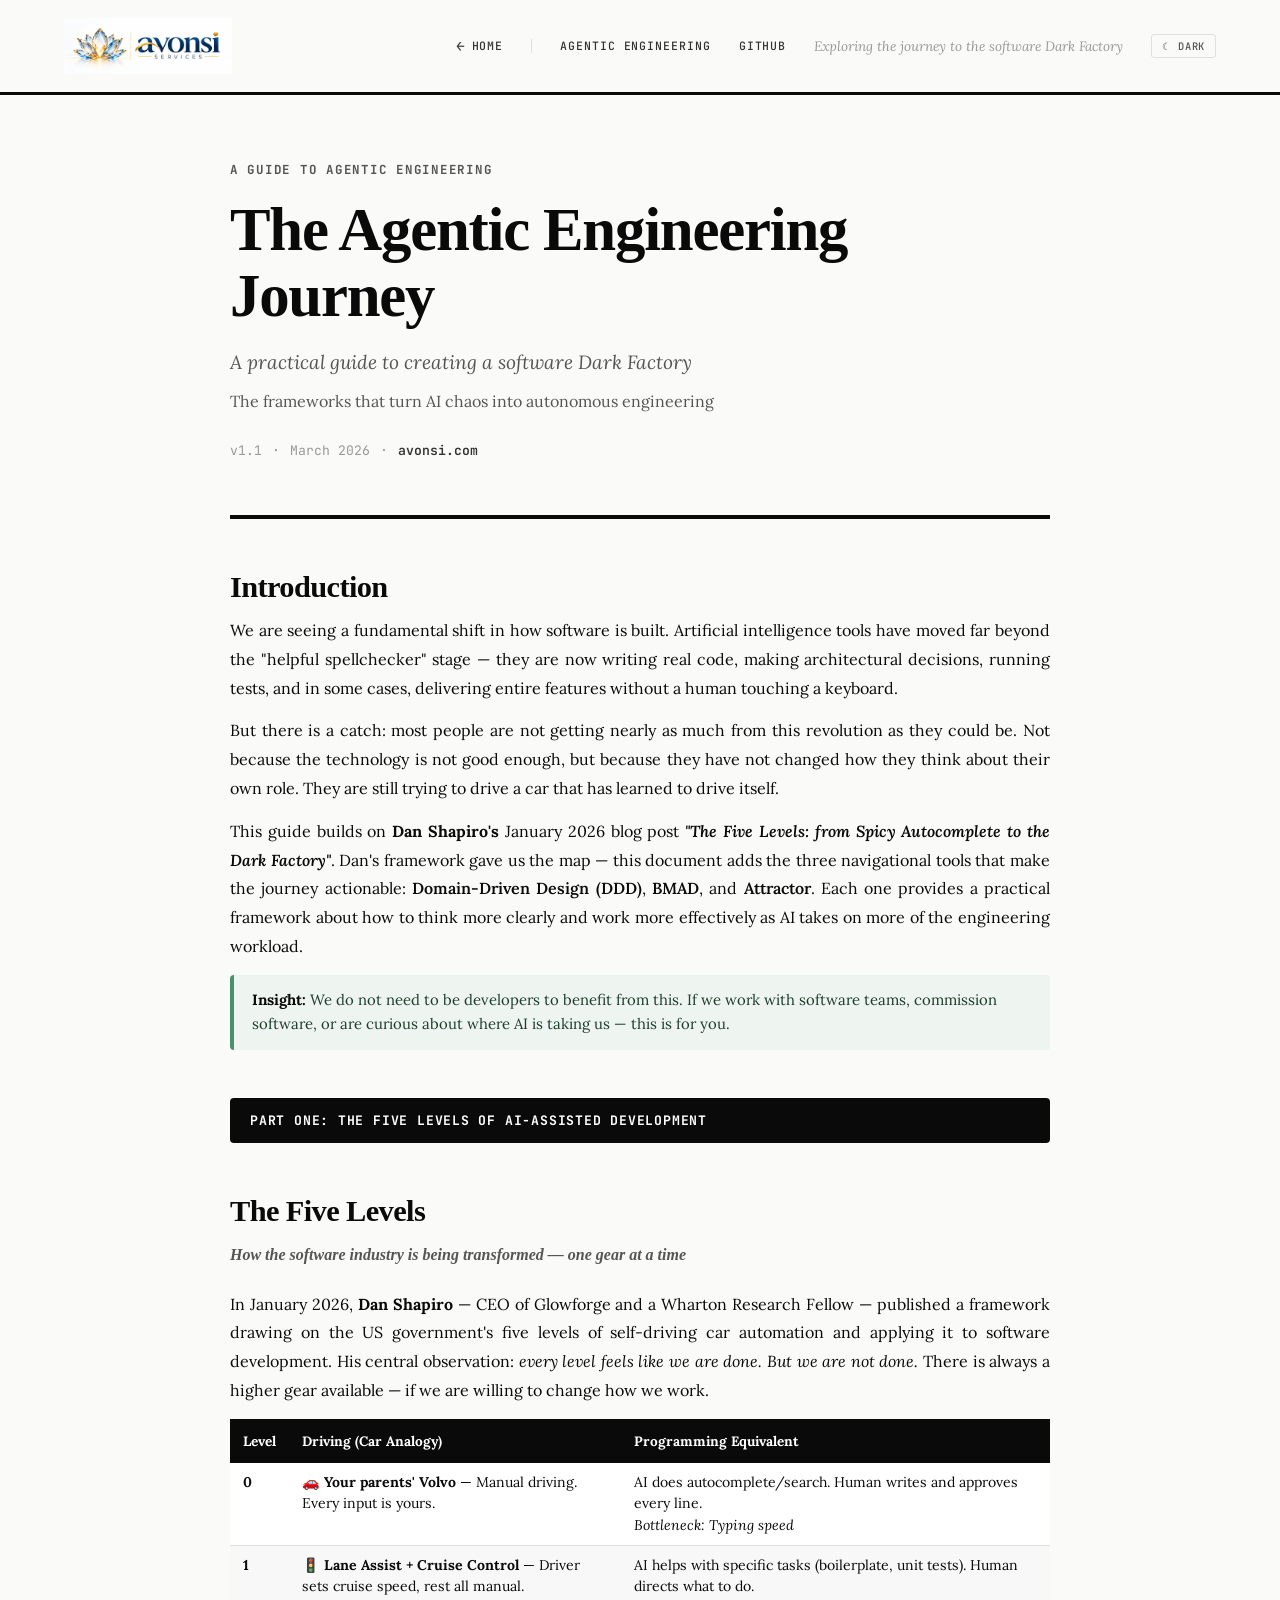
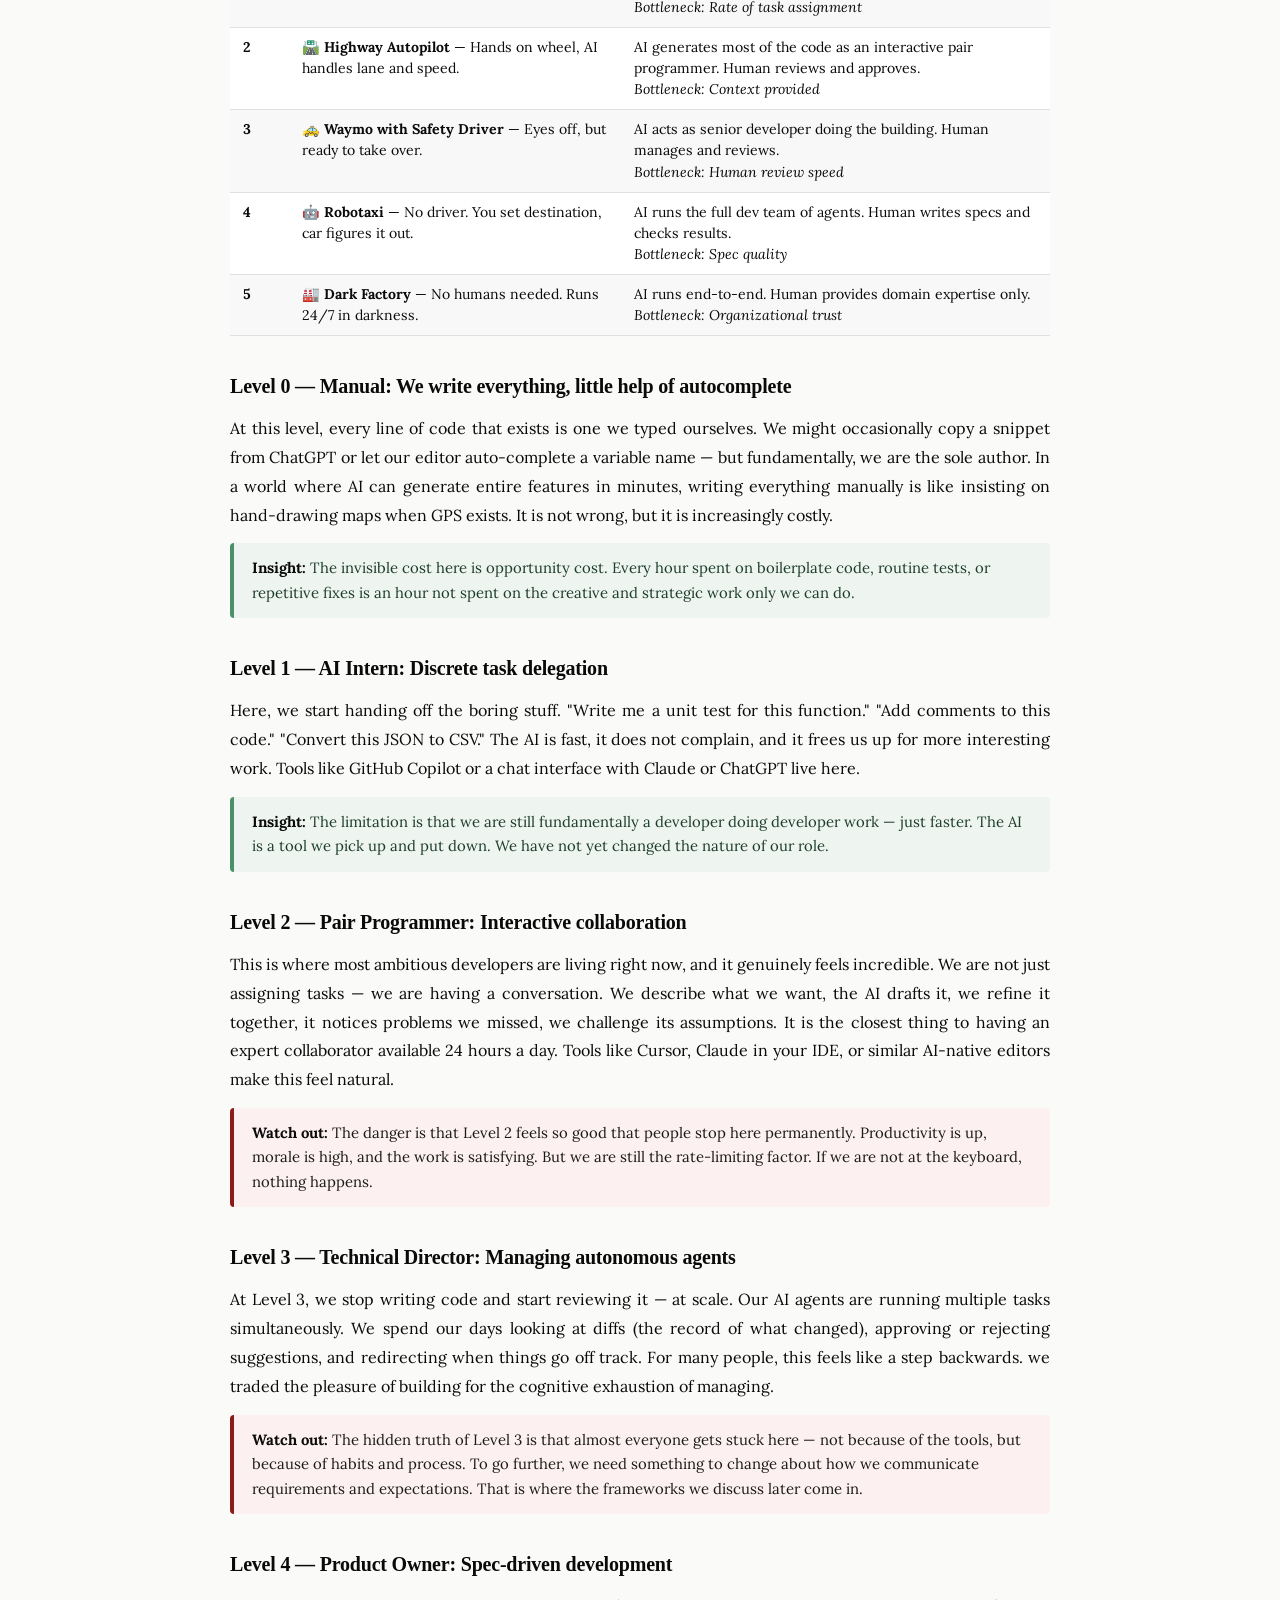
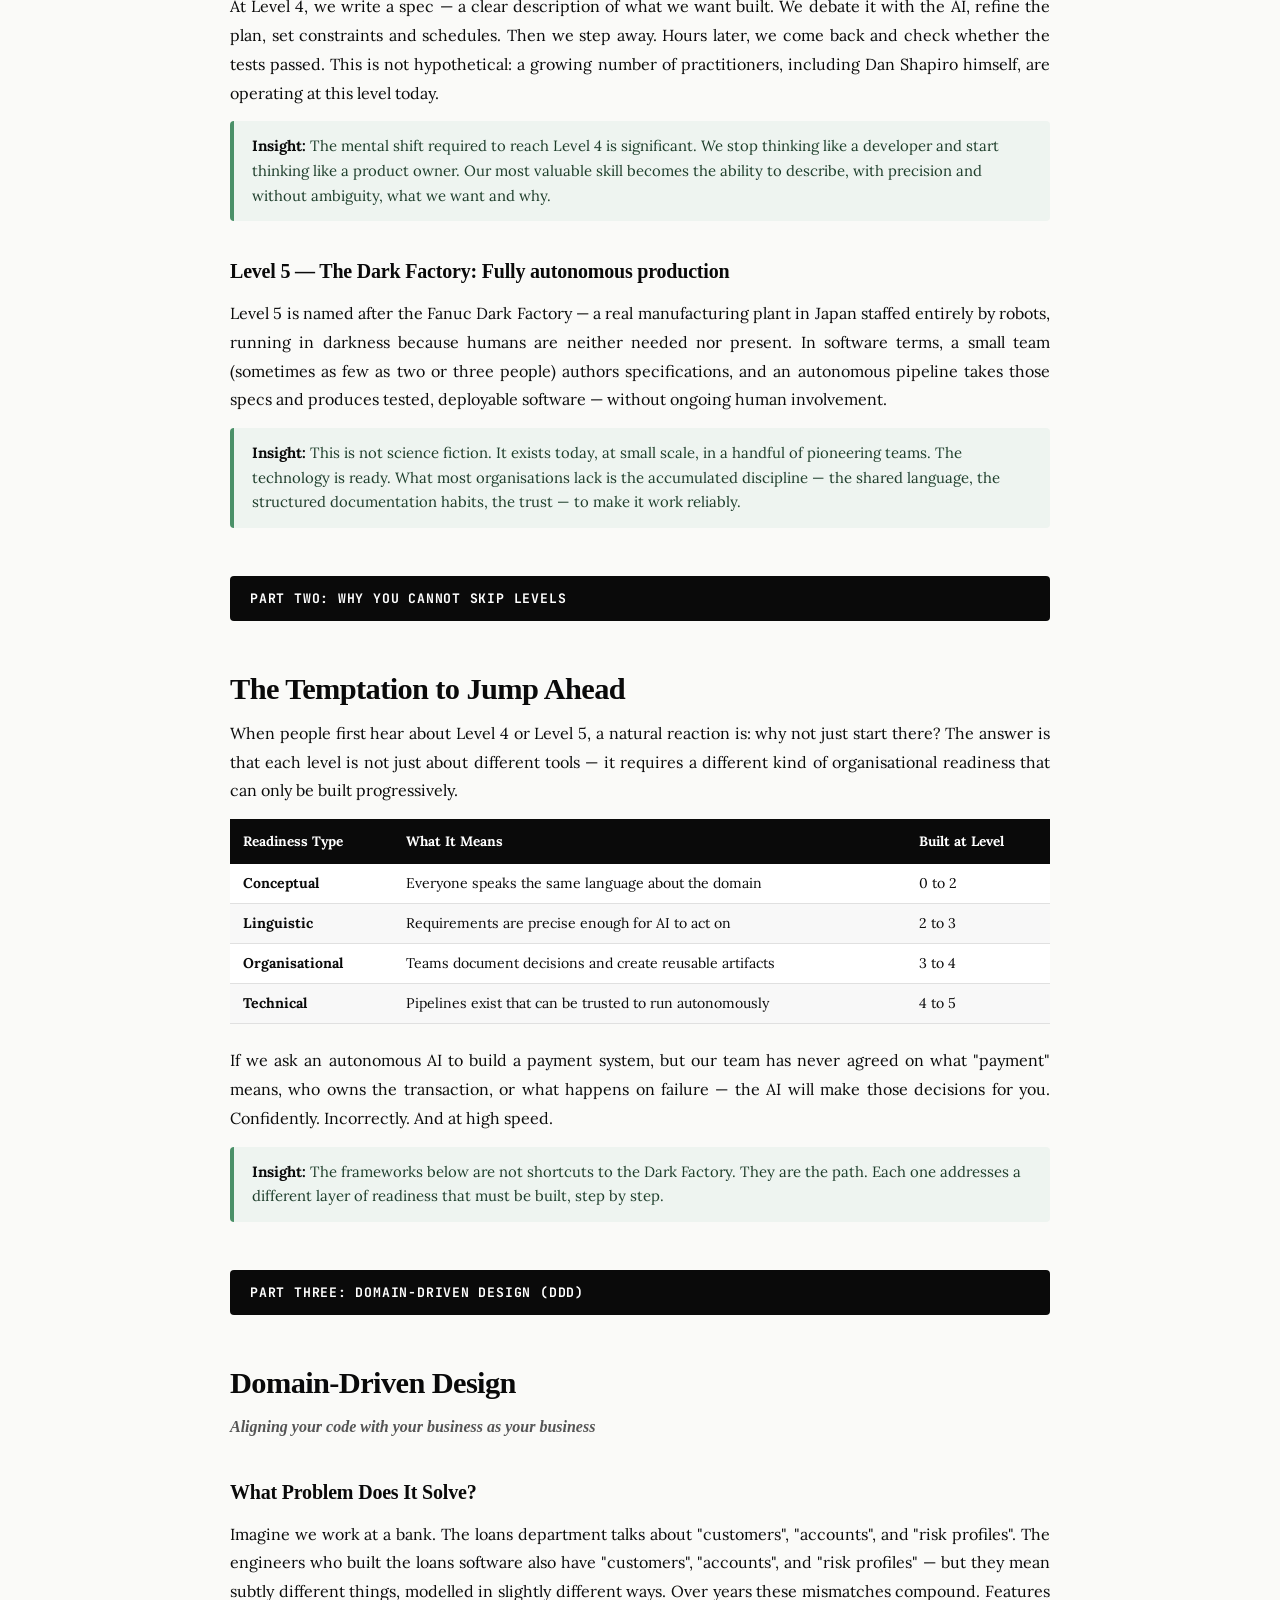
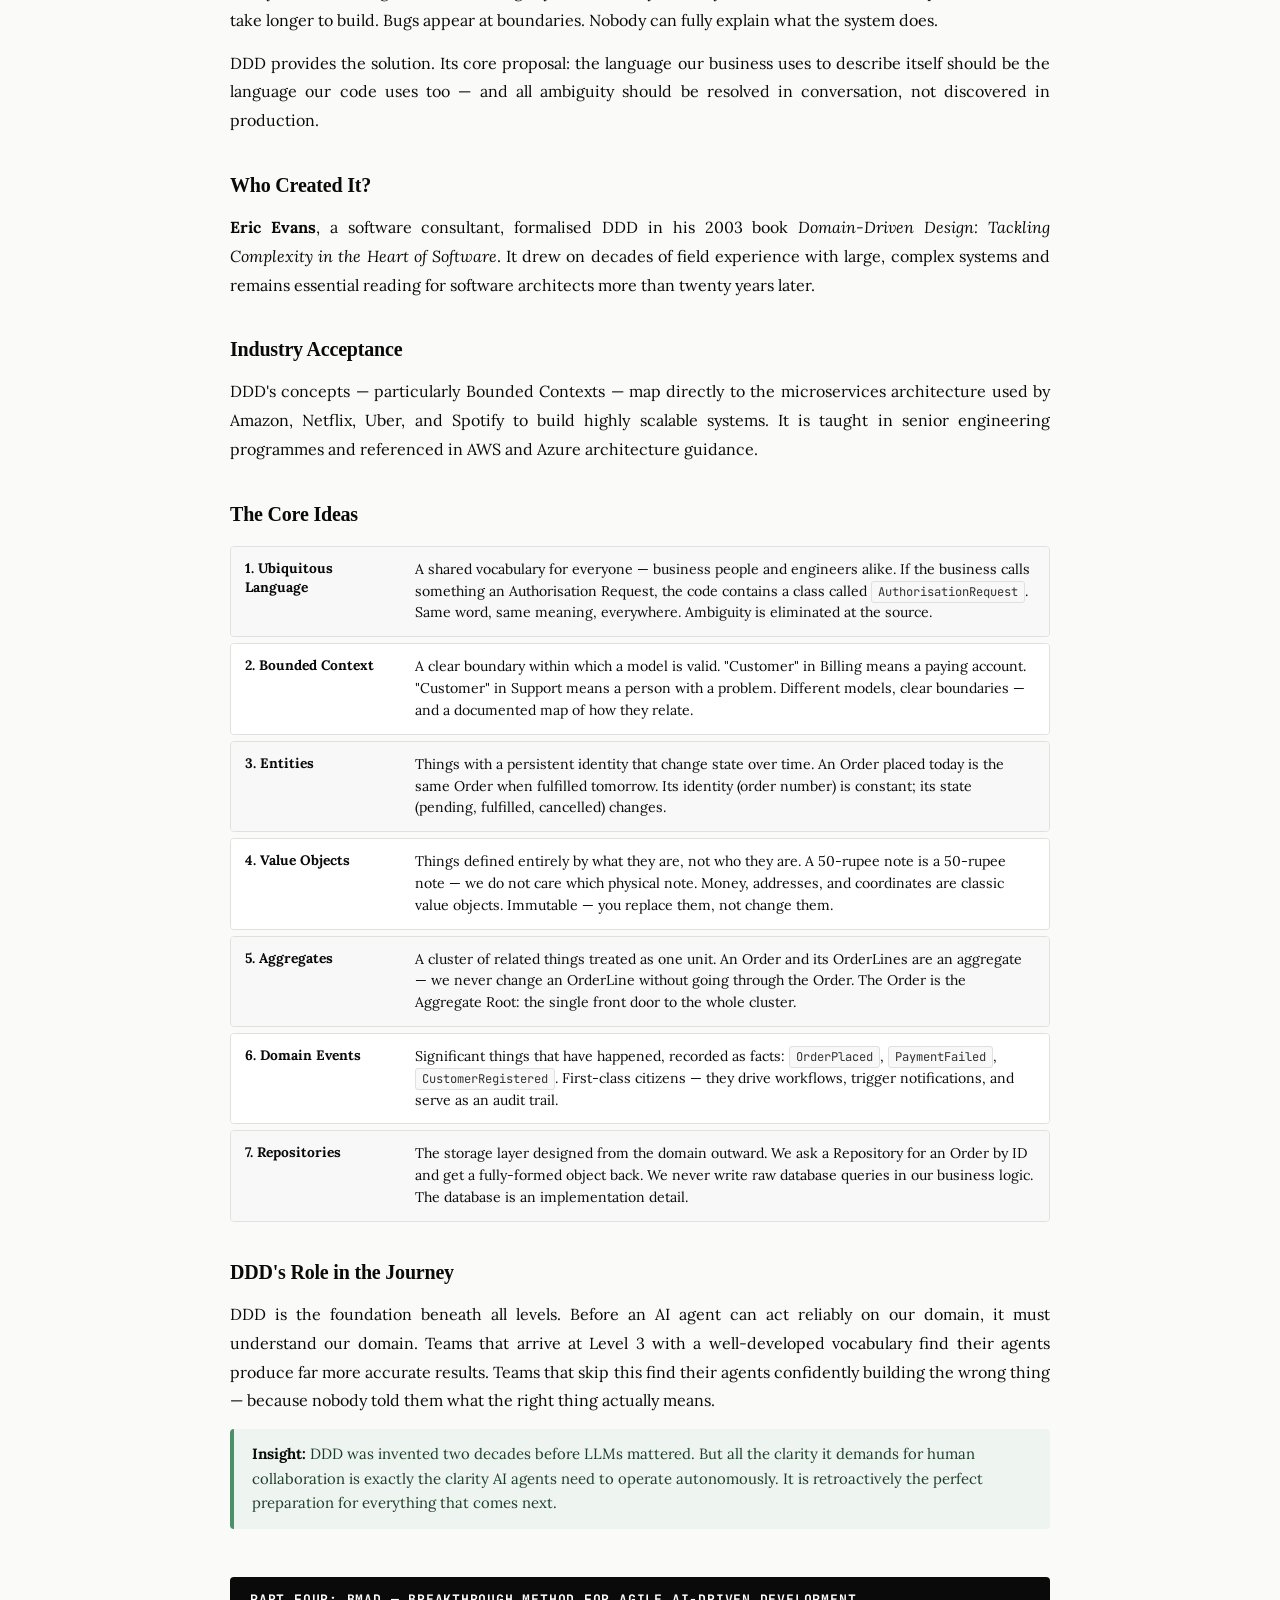
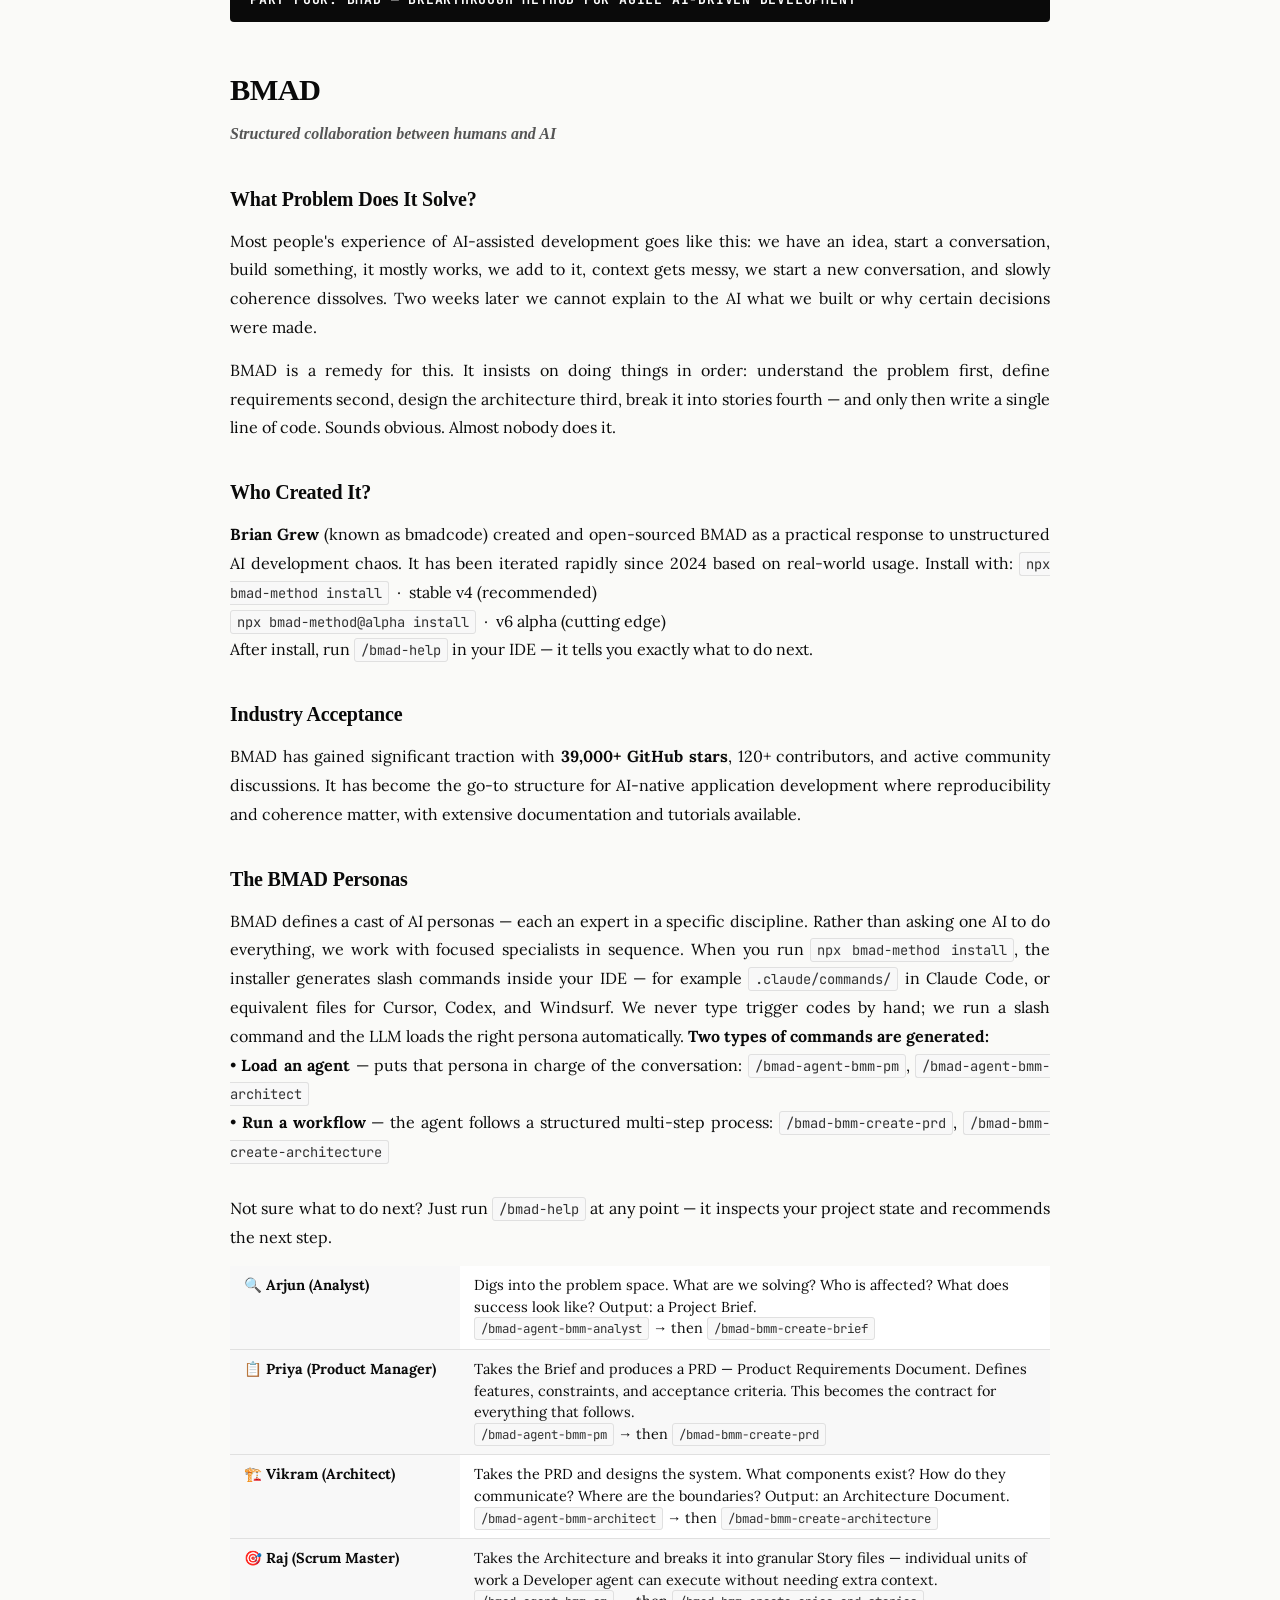
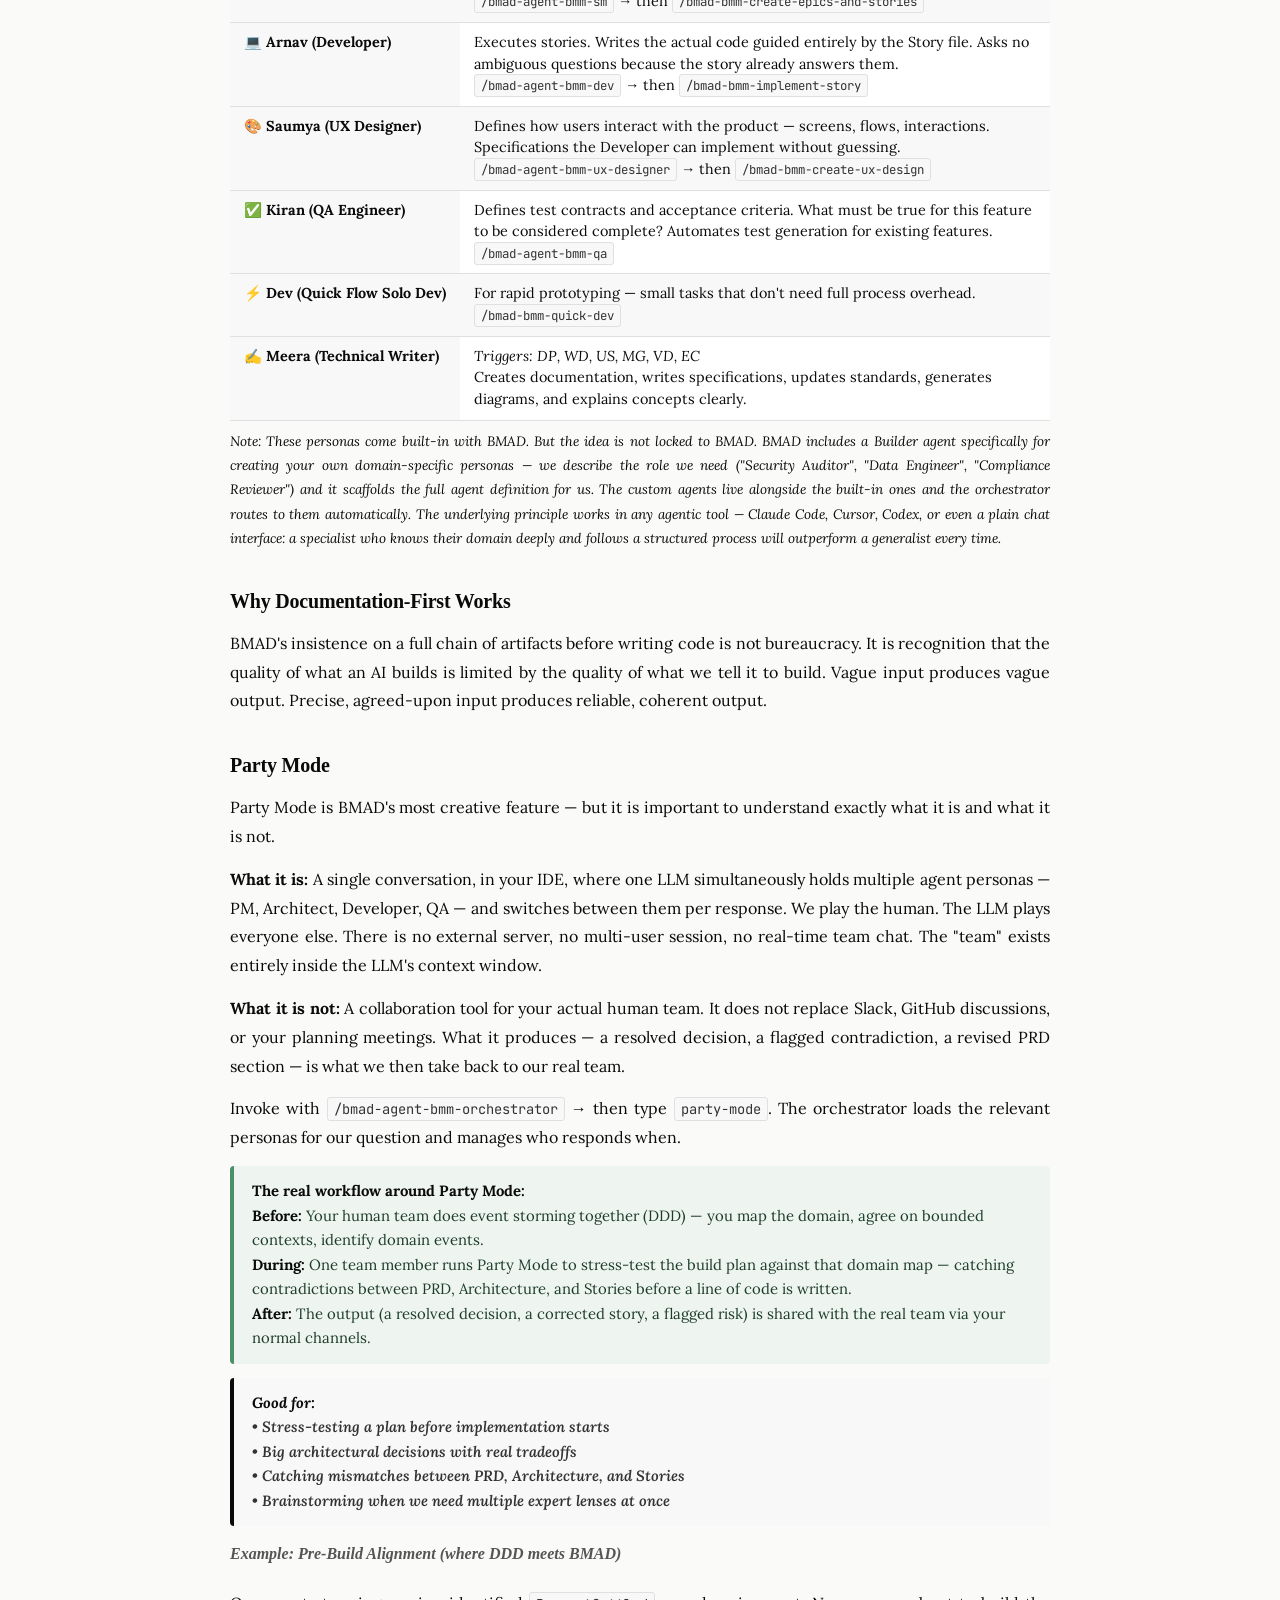
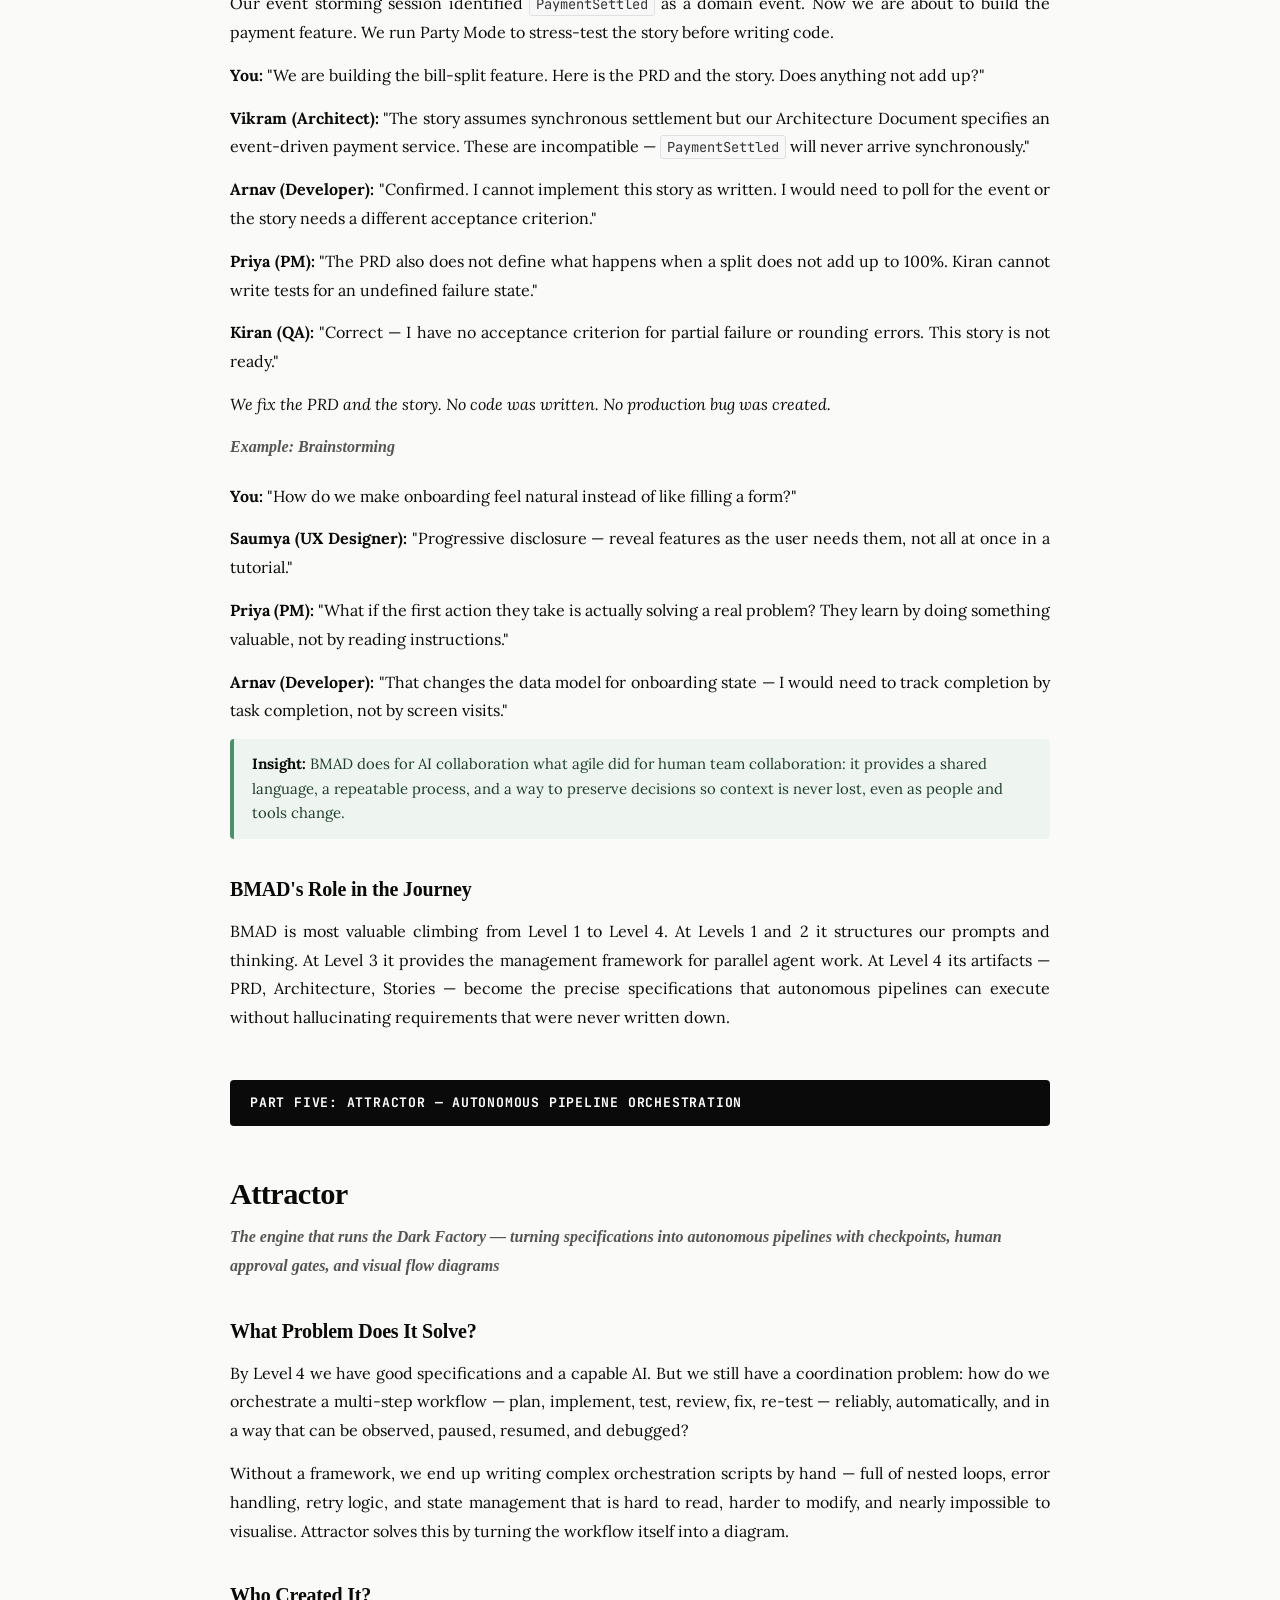
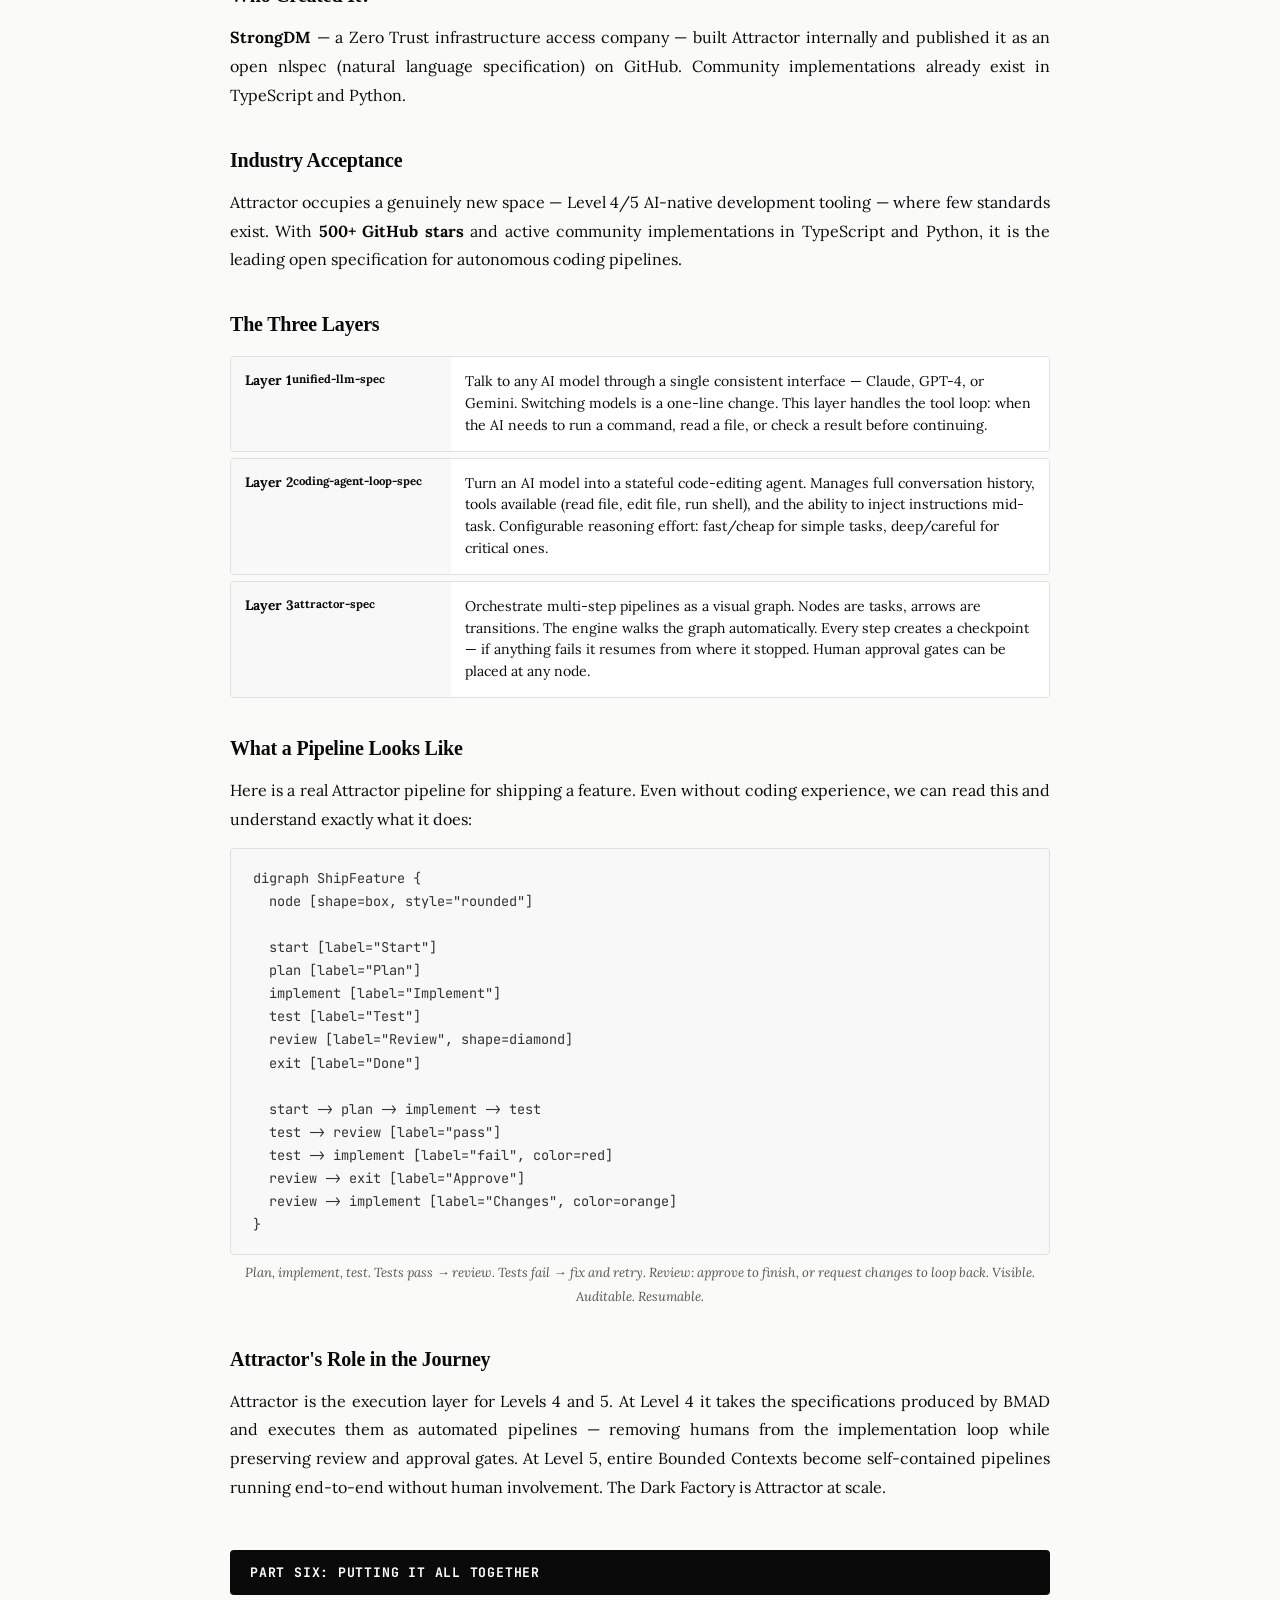
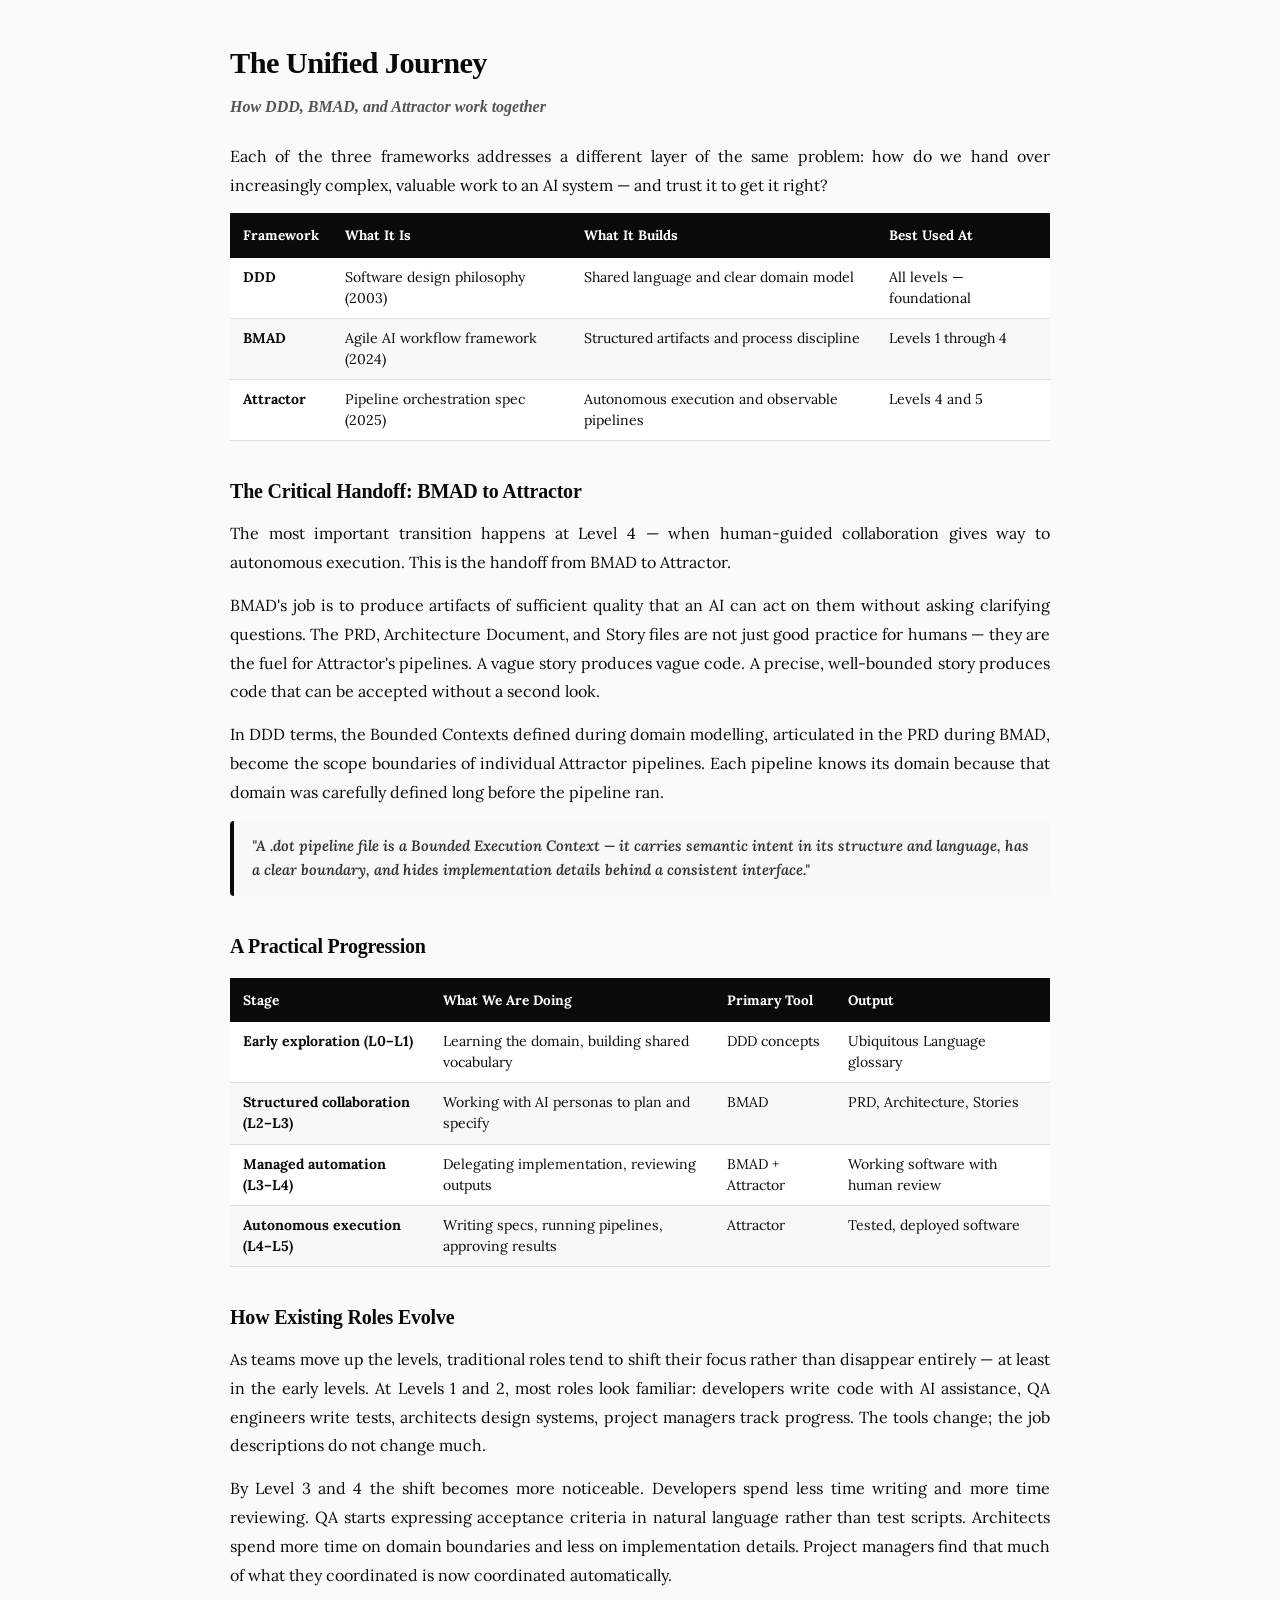
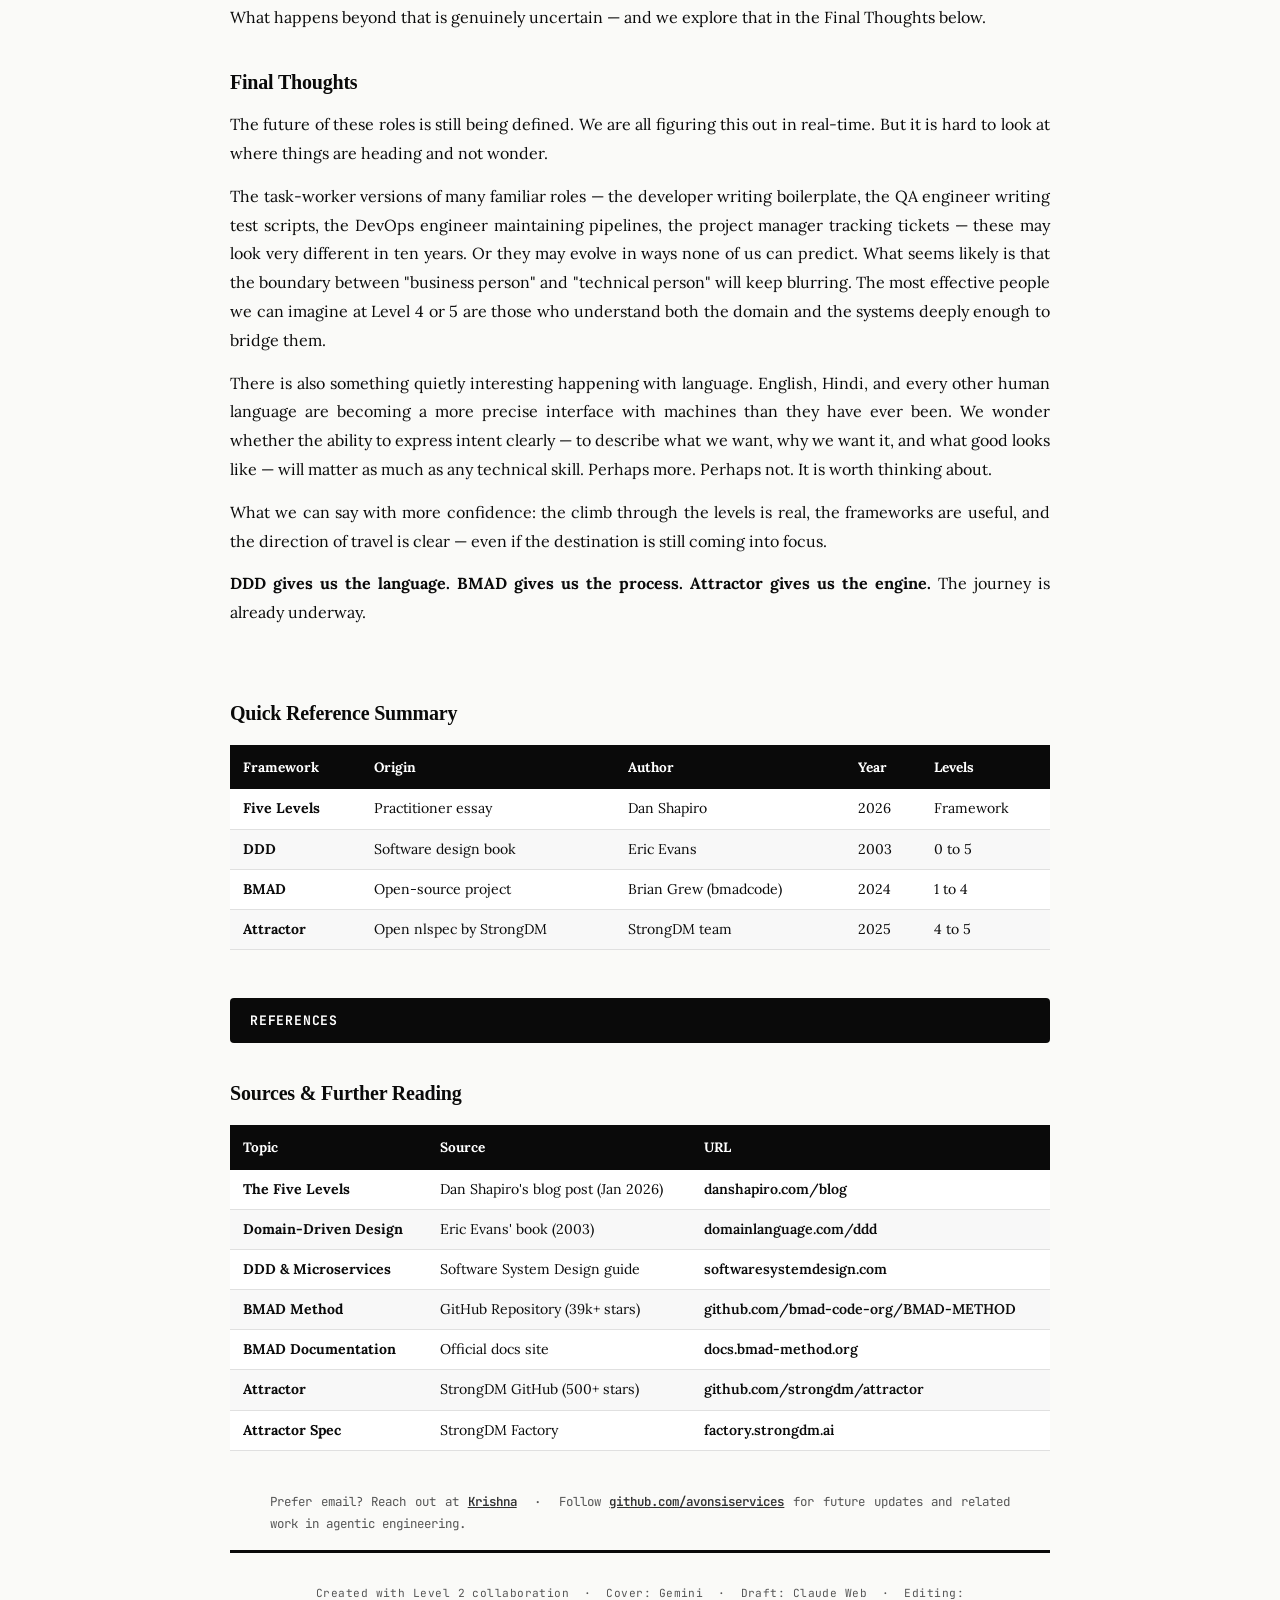
<file: notes/agentic-engineering/index.html>
<!DOCTYPE html>
<html lang="en">
<head>
<meta charset="UTF-8">
<link rel="preconnect" href="https://fonts.googleapis.com">
<link href="https://fonts.googleapis.com/css2?family=Lora:ital,wght@0,400;0,500;0,600;1,400;1,500&family=DM+Sans:ital,wght@0,300;0,400;0,500;0,600;1,400&family=JetBrains+Mono:wght@400;500&display=swap" rel="stylesheet">
<link rel="stylesheet" href="../../assets/style.css?v=1.1">
<link rel="stylesheet" href="../../assets/article.css?v=1.1">
<meta name="viewport" content="width=device-width, initial-scale=1.0">
<title>The Agentic Engineering Journey — Avonsi Services</title>
<script src="../../assets/components.js?v=1.1" defer></script>

<meta name="description" content="A practical guide to creating a software Dark Factory">
<meta name="keywords" content="agentic engineering, LLM, AI, software development, DDD, BMAD, Attractor, design, architecture, brownfield, enterprise">
<meta name="author" content="Avonsi Services">

<!-- Open Graph / Facebook -->
<meta property="og:type" content="article">
<meta property="og:url" content="https://avonsiservices.github.io/notes/agentic-engineering/">
<meta property="og:title" content="The Agentic Engineering Journey — Avonsi Services">
<meta property="og:description" content="A practical guide to creating a software Dark Factory">
<meta property="og:image" content="https://avonsiservices.github.io/assets/logo.png?v=2">

<!-- Twitter -->
<meta property="twitter:card" content="summary_large_image">
<meta property="twitter:url" content="https://avonsiservices.github.io/notes/agentic-engineering/">
<meta property="twitter:title" content="The Agentic Engineering Journey — Avonsi Services">
<meta property="twitter:description" content="A practical guide to creating a software Dark Factory">
<meta property="twitter:image" content="https://avonsiservices.github.io/assets/logo.png?v=2">

</head>
<body>
<site-header-article></site-header-article>
<div class="article-wrap">

<!-- ══ COVER ══════════════════════════════════════════════════════ -->
<div class="doc-title-block">
  <p class="doc-eyebrow">A Guide to Agentic Engineering</p>
  <h1 class="doc-main-title">The Agentic Engineering Journey</h1>
  <p class="doc-subtitle">A practical guide to creating a software Dark Factory</p>
  <p class="doc-tagline">The frameworks that turn AI chaos into autonomous engineering</p>
  <div class="doc-meta">
    <span>v1.1</span>
    <span>·</span>
    <span>March 2026</span>
    <span>·</span>
    <a href="https://avonsiservices.github.io" target="_blank">avonsi.com</a>
  </div>
</div>

<!-- ══ INTRODUCTION ═══════════════════════════════════════════════ -->
<h1>Introduction</h1>
<p>We are seeing a fundamental shift in how software is built. Artificial intelligence tools have moved far beyond the "helpful spellchecker" stage — they are now writing real code, making architectural decisions, running tests, and in some cases, delivering entire features without a human touching a keyboard.</p>
<p>But there is a catch: most people are not getting nearly as much from this revolution as they could be. Not because the technology is not good enough, but because they have not changed how they think about their own role. They are still trying to drive a car that has learned to drive itself.</p>
<p>This guide builds on <strong>Dan Shapiro's</strong> January 2026 blog post <em><a href="https://www.danshapiro.com/blog/2026/01/the-five-levels-from-spicy-autocomplete-to-the-software-factory/" target="_blank">"The Five Levels: from Spicy Autocomplete to the Dark Factory"</a></em>. Dan's framework gave us the map — this document adds the three navigational tools that make the journey actionable: <strong><a href="../../guides/ddd/">Domain-Driven Design (DDD)</a></strong>, <strong><a href="../../guides/bmad/">BMAD</a></strong>, and <strong><a href="../../guides/attractor/">Attractor</a></strong>. Each one provides a practical framework about how to think more clearly and work more effectively as AI takes on more of the engineering workload.</p>
<div class="callout callout-insight"><strong>Insight:</strong> We do not need to be developers to benefit from this. If we work with software teams, commission software, or are curious about where AI is taking us — this is for you.</div>

<!-- ══ PART ONE ════════════════════════════════════════════════════ -->
<div class="section-banner banner-navy">PART ONE: The Five Levels of AI-Assisted Development</div>
<h1>The Five Levels</h1>
<h3>How the software industry is being transformed — one gear at a time</h3>
<p>In January 2026, <strong>Dan Shapiro</strong> — CEO of Glowforge and a Wharton Research Fellow — published a framework drawing on the US government's five levels of self-driving car automation and applying it to software development. His central observation: <em>every level feels like we are done. But we are not done.</em> There is always a higher gear available — if we are willing to change how we work.</p>

<div class="tbl-wrap">
<table>
  <thead><tr><th>Level</th><th>Driving (Car Analogy)</th><th>Programming Equivalent</th></tr></thead>
  <tbody>
    <tr><td><strong>0</strong></td><td>🚗 <strong>Your parents' Volvo</strong> — Manual driving. Every input is yours.</td><td>AI does autocomplete/search. Human writes and approves every line.<br><em>Bottleneck: Typing speed</em></td></tr>
    <tr><td><strong>1</strong></td><td>🚦 <strong>Lane Assist + Cruise Control</strong> — Driver sets cruise speed, rest all manual.</td><td>AI helps with specific tasks (boilerplate, unit tests). Human directs what to do.<br><em>Bottleneck: Rate of task assignment</em></td></tr>
    <tr><td><strong>2</strong></td><td>🛣️ <strong>Highway Autopilot</strong> — Hands on wheel, AI handles lane and speed.</td><td>AI generates most of the code as an interactive pair programmer. Human reviews and approves.<br><em>Bottleneck: Context provided</em></td></tr>
    <tr><td><strong>3</strong></td><td>🚕 <strong>Waymo with Safety Driver</strong> — Eyes off, but ready to take over.</td><td>AI acts as senior developer doing the building. Human manages and reviews.<br><em>Bottleneck: Human review speed</em></td></tr>
    <tr><td><strong>4</strong></td><td>🤖 <strong>Robotaxi</strong> — No driver. You set destination, car figures it out.</td><td>AI runs the full dev team of agents. Human writes specs and checks results.<br><em>Bottleneck: Spec quality</em></td></tr>
    <tr><td><strong>5</strong></td><td>🏭 <strong>Dark Factory</strong> — No humans needed. Runs 24/7 in darkness.</td><td>AI runs end-to-end. Human provides domain expertise only.<br><em>Bottleneck: Organizational trust</em></td></tr>
  </tbody>
</table>
</div>

<h2>Level 0 — Manual: We write everything, little help of autocomplete</h2>
<p>At this level, every line of code that exists is one we typed ourselves. We might occasionally copy a snippet from ChatGPT or let our editor auto-complete a variable name — but fundamentally, we are the sole author. In a world where AI can generate entire features in minutes, writing everything manually is like insisting on hand-drawing maps when GPS exists. It is not wrong, but it is increasingly costly.</p>
<div class="callout callout-insight"><strong>Insight:</strong> The invisible cost here is opportunity cost. Every hour spent on boilerplate code, routine tests, or repetitive fixes is an hour not spent on the creative and strategic work only we can do.</div>

<h2>Level 1 — AI Intern: Discrete task delegation</h2>
<p>Here, we start handing off the boring stuff. "Write me a unit test for this function." "Add comments to this code." "Convert this JSON to CSV." The AI is fast, it does not complain, and it frees us up for more interesting work. Tools like GitHub Copilot or a chat interface with Claude or ChatGPT live here.</p>
<div class="callout callout-insight"><strong>Insight:</strong> The limitation is that we are still fundamentally a developer doing developer work — just faster. The AI is a tool we pick up and put down. We have not yet changed the nature of our role.</div>

<h2>Level 2 — Pair Programmer: Interactive collaboration</h2>
<p>This is where most ambitious developers are living right now, and it genuinely feels incredible. We are not just assigning tasks — we are having a conversation. We describe what we want, the AI drafts it, we refine it together, it notices problems we missed, we challenge its assumptions. It is the closest thing to having an expert collaborator available 24 hours a day. Tools like Cursor, Claude in your IDE, or similar AI-native editors make this feel natural.</p>
<div class="callout callout-warn"><strong>Watch out:</strong> The danger is that Level 2 feels so good that people stop here permanently. Productivity is up, morale is high, and the work is satisfying. But we are still the rate-limiting factor. If we are not at the keyboard, nothing happens.</div>

<h2>Level 3 — Technical Director: Managing autonomous agents</h2>
<p>At Level 3, we stop writing code and start reviewing it — at scale. Our AI agents are running multiple tasks simultaneously. We spend our days looking at diffs (the record of what changed), approving or rejecting suggestions, and redirecting when things go off track. For many people, this feels like a step backwards. we traded the pleasure of building for the cognitive exhaustion of managing.</p>
<div class="callout callout-warn"><strong>Watch out:</strong> The hidden truth of Level 3 is that almost everyone gets stuck here — not because of the tools, but because of habits and process. To go further, we need something to change about how we communicate requirements and expectations. That is where the frameworks we discuss later come in.</div>

<h2>Level 4 — Product Owner: Spec-driven development</h2>
<p>At Level 4, we write a spec — a clear description of what we want built. We debate it with the AI, refine the plan, set constraints and schedules. Then we step away. Hours later, we come back and check whether the tests passed. This is not hypothetical: a growing number of practitioners, including Dan Shapiro himself, are operating at this level today.</p>
<div class="callout callout-insight"><strong>Insight:</strong> The mental shift required to reach Level 4 is significant. We stop thinking like a developer and start thinking like a product owner. Our most valuable skill becomes the ability to describe, with precision and without ambiguity, what we want and why.</div>

<h2>Level 5 — The Dark Factory: Fully autonomous production</h2>
<p>Level 5 is named after the Fanuc Dark Factory — a real manufacturing plant in Japan staffed entirely by robots, running in darkness because humans are neither needed nor present. In software terms, a small team (sometimes as few as two or three people) authors specifications, and an autonomous pipeline takes those specs and produces tested, deployable software — without ongoing human involvement.</p>
<div class="callout callout-insight"><strong>Insight:</strong> This is not science fiction. It exists today, at small scale, in a handful of pioneering teams. The technology is ready. What most organisations lack is the accumulated discipline — the shared language, the structured documentation habits, the trust — to make it work reliably.</div>

<!-- ══ PART TWO ═════════════════════════════════════════════════════ -->
<div class="section-banner banner-navy">PART TWO: Why You Cannot Skip Levels</div>
<h1>The Temptation to Jump Ahead</h1>
<p>When people first hear about Level 4 or Level 5, a natural reaction is: why not just start there? The answer is that each level is not just about different tools — it requires a different kind of organisational readiness that can only be built progressively.</p>

<div class="tbl-wrap">
<table>
  <thead><tr><th>Readiness Type</th><th>What It Means</th><th>Built at Level</th></tr></thead>
  <tbody>
    <tr><td><strong>Conceptual</strong></td><td>Everyone speaks the same language about the domain</td><td>0 to 2</td></tr>
    <tr><td><strong>Linguistic</strong></td><td>Requirements are precise enough for AI to act on</td><td>2 to 3</td></tr>
    <tr><td><strong>Organisational</strong></td><td>Teams document decisions and create reusable artifacts</td><td>3 to 4</td></tr>
    <tr><td><strong>Technical</strong></td><td>Pipelines exist that can be trusted to run autonomously</td><td>4 to 5</td></tr>
  </tbody>
</table>
</div>
<p>If we ask an autonomous AI to build a payment system, but our team has never agreed on what "payment" means, who owns the transaction, or what happens on failure — the AI will make those decisions for you. Confidently. Incorrectly. And at high speed.</p>
<div class="callout callout-insight"><strong>Insight:</strong> The frameworks below are not shortcuts to the Dark Factory. They are the path. Each one addresses a different layer of readiness that must be built, step by step.</div>

<!-- ══ PART THREE ═══════════════════════════════════════════════════ -->
<div class="section-banner banner-navy">PART THREE: Domain-Driven Design (DDD)</div>
<h1>Domain-Driven Design</h1>
<h3>Aligning your code with your business as your business</h3>

<h2>What Problem Does It Solve?</h2>
<p>Imagine we work at a bank. The loans department talks about "customers", "accounts", and "risk profiles". The engineers who built the loans software also have "customers", "accounts", and "risk profiles" — but they mean subtly different things, modelled in slightly different ways. Over years these mismatches compound. Features take longer to build. Bugs appear at boundaries. Nobody can fully explain what the system does.</p>
<p>DDD provides the solution. Its core proposal: the language our business uses to describe itself should be the language our code uses too — and all ambiguity should be resolved in conversation, not discovered in production.</p>

<h2>Who Created It?</h2>
<p><strong>Eric Evans</strong>, a software consultant, formalised DDD in his 2003 book <em>Domain-Driven Design: Tackling Complexity in the Heart of Software</em>. It drew on decades of field experience with large, complex systems and remains essential reading for software architects more than twenty years later.</p>

<h2>Industry Acceptance</h2>
<p>DDD's concepts — particularly Bounded Contexts — map directly to the microservices architecture used by Amazon, Netflix, Uber, and Spotify to build highly scalable systems. It is taught in senior engineering programmes and referenced in AWS and Azure architecture guidance.</p>

<h2>The Core Ideas</h2>
<div class="concept-grid">
  <div class="concept-card"><div class="concept-label c-alt1">1. Ubiquitous Language</div><div class="concept-desc c-alt1">A shared vocabulary for everyone — business people and engineers alike. If the business calls something an Authorisation Request, the code contains a class called <code>AuthorisationRequest</code>. Same word, same meaning, everywhere. Ambiguity is eliminated at the source.</div></div>
  <div class="concept-card"><div class="concept-label c-alt2">2. Bounded Context</div><div class="concept-desc c-alt2">A clear boundary within which a model is valid. "Customer" in Billing means a paying account. "Customer" in Support means a person with a problem. Different models, clear boundaries — and a documented map of how they relate.</div></div>
  <div class="concept-card"><div class="concept-label c-alt1">3. Entities</div><div class="concept-desc c-alt1">Things with a persistent identity that change state over time. An Order placed today is the same Order when fulfilled tomorrow. Its identity (order number) is constant; its state (pending, fulfilled, cancelled) changes.</div></div>
  <div class="concept-card"><div class="concept-label c-alt2">4. Value Objects</div><div class="concept-desc c-alt2">Things defined entirely by what they are, not who they are. A 50-rupee note is a 50-rupee note — we do not care which physical note. Money, addresses, and coordinates are classic value objects. Immutable — you replace them, not change them.</div></div>
  <div class="concept-card"><div class="concept-label c-alt1">5. Aggregates</div><div class="concept-desc c-alt1">A cluster of related things treated as one unit. An Order and its OrderLines are an aggregate — we never change an OrderLine without going through the Order. The Order is the Aggregate Root: the single front door to the whole cluster.</div></div>
  <div class="concept-card"><div class="concept-label c-alt2">6. Domain Events</div><div class="concept-desc c-alt2">Significant things that have happened, recorded as facts: <code>OrderPlaced</code>, <code>PaymentFailed</code>, <code>CustomerRegistered</code>. First-class citizens — they drive workflows, trigger notifications, and serve as an audit trail.</div></div>
  <div class="concept-card"><div class="concept-label c-alt1">7. Repositories</div><div class="concept-desc c-alt1">The storage layer designed from the domain outward. We ask a Repository for an Order by ID and get a fully-formed object back. We never write raw database queries in our business logic. The database is an implementation detail.</div></div>
</div>

<h2>DDD's Role in the Journey</h2>
<p>DDD is the foundation beneath all levels. Before an AI agent can act reliably on our domain, it must understand our domain. Teams that arrive at Level 3 with a well-developed vocabulary find their agents produce far more accurate results. Teams that skip this find their agents confidently building the wrong thing — because nobody told them what the right thing actually means.</p>
<div class="callout callout-insight"><strong>Insight:</strong> DDD was invented two decades before LLMs mattered. But all the clarity it demands for human collaboration is exactly the clarity AI agents need to operate autonomously. It is retroactively the perfect preparation for everything that comes next.</div>

<!-- ══ PART FOUR ════════════════════════════════════════════════════ -->
<div class="section-banner banner-navy">PART FOUR: BMAD — Breakthrough Method for Agile AI-Driven Development</div>
<h1>BMAD</h1>
<h3>Structured collaboration between humans and AI</h3>

<h2>What Problem Does It Solve?</h2>
<p>Most people's experience of AI-assisted development goes like this: we have an idea, start a conversation, build something, it mostly works, we add to it, context gets messy, we start a new conversation, and slowly coherence dissolves. Two weeks later we cannot explain to the AI what we built or why certain decisions were made.</p>
<p>BMAD is a remedy for this. It insists on doing things in order: understand the problem first, define requirements second, design the architecture third, break it into stories fourth — and only then write a single line of code. Sounds obvious. Almost nobody does it.</p>

<h2>Who Created It?</h2>
<p><strong>Brian Grew</strong> (known as bmadcode) created and open-sourced BMAD as a practical response to unstructured AI development chaos. It has been iterated rapidly since 2024 based on real-world usage. Install with:
<code>npx bmad-method install</code> &nbsp;·&nbsp; stable v4 (recommended)<br>
<code>npx bmad-method@alpha install</code> &nbsp;·&nbsp; v6 alpha (cutting edge)<br>
After install, run <code>/bmad-help</code> in your IDE — it tells you exactly what to do next.</p>

<h2>Industry Acceptance</h2>
<p>BMAD has gained significant traction with <strong>39,000+ GitHub stars</strong>, 120+ contributors, and active community discussions. It has become the go-to structure for AI-native application development where reproducibility and coherence matter, with extensive documentation and tutorials available.</p>

<h2>The BMAD Personas</h2>
<p>BMAD defines a cast of AI personas — each an expert in a specific discipline. Rather than asking one AI to do everything, we work with focused specialists in sequence.

When you run <code>npx bmad-method install</code>, the installer generates slash commands inside your IDE — for example <code>.claude/commands/</code> in Claude Code, or equivalent files for Cursor, Codex, and Windsurf. We never type trigger codes by hand; we run a slash command and the LLM loads the right persona automatically.

<strong>Two types of commands are generated:</strong><br>
• <strong>Load an agent</strong> — puts that persona in charge of the conversation: <code>/bmad-agent-bmm-pm</code>, <code>/bmad-agent-bmm-architect</code><br>
• <strong>Run a workflow</strong> — the agent follows a structured multi-step process: <code>/bmad-bmm-create-prd</code>, <code>/bmad-bmm-create-architecture</code><br><br>
Not sure what to do next? Just run <code>/bmad-help</code> at any point — it inspects your project state and recommends the next step.</p>
<table class="persona-tbl">
  <tr><td>🔍 <strong>Arjun</strong> (Analyst)</td><td>Digs into the problem space. What are we solving? Who is affected? What does success look like? Output: a Project Brief.<br><code>/bmad-agent-bmm-analyst</code> → then <code>/bmad-bmm-create-brief</code></td></tr>
  <tr><td>📋 <strong>Priya</strong> (Product Manager)</td><td>Takes the Brief and produces a PRD — Product Requirements Document. Defines features, constraints, and acceptance criteria. This becomes the contract for everything that follows.<br><code>/bmad-agent-bmm-pm</code> → then <code>/bmad-bmm-create-prd</code></td></tr>
  <tr><td>🏗️ <strong>Vikram</strong> (Architect)</td><td>Takes the PRD and designs the system. What components exist? How do they communicate? Where are the boundaries? Output: an Architecture Document.<br><code>/bmad-agent-bmm-architect</code> → then <code>/bmad-bmm-create-architecture</code></td></tr>
  <tr><td>🎯 <strong>Raj</strong> (Scrum Master)</td><td>Takes the Architecture and breaks it into granular Story files — individual units of work a Developer agent can execute without needing extra context.<br><code>/bmad-agent-bmm-sm</code> → then <code>/bmad-bmm-create-epics-and-stories</code></td></tr>
  <tr><td>💻 <strong>Arnav</strong> (Developer)</td><td>Executes stories. Writes the actual code guided entirely by the Story file. Asks no ambiguous questions because the story already answers them.<br><code>/bmad-agent-bmm-dev</code> → then <code>/bmad-bmm-implement-story</code></td></tr>
  <tr><td>🎨 <strong>Saumya</strong> (UX Designer)</td><td>Defines how users interact with the product — screens, flows, interactions. Specifications the Developer can implement without guessing.<br><code>/bmad-agent-bmm-ux-designer</code> → then <code>/bmad-bmm-create-ux-design</code></td></tr>
  <tr><td>✅ <strong>Kiran</strong> (QA Engineer)</td><td>Defines test contracts and acceptance criteria. What must be true for this feature to be considered complete? Automates test generation for existing features.<br><code>/bmad-agent-bmm-qa</code></td></tr>
  <tr><td>⚡ <strong>Dev</strong> (Quick Flow Solo Dev)</td><td>For rapid prototyping — small tasks that don't need full process overhead.<br><code>/bmad-bmm-quick-dev</code></td></tr>
  <tr><td>✍️ <strong>Meera</strong> (Technical Writer)</td><td><em>Triggers: DP, WD, US, MG, VD, EC</em><br>Creates documentation, writes specifications, updates standards, generates diagrams, and explains concepts clearly.</td></tr>
</table>
<p style="font-size:0.85rem;color:var(--mid-text);margin-top:8px;"><em>Note: These personas come built-in with BMAD. But the idea is not locked to BMAD. BMAD includes a Builder agent specifically for creating your own domain-specific personas — we describe the role we need ("Security Auditor", "Data Engineer", "Compliance Reviewer") and it scaffolds the full agent definition for us. The custom agents live alongside the built-in ones and the orchestrator routes to them automatically. The underlying principle works in any agentic tool — Claude Code, Cursor, Codex, or even a plain chat interface: a specialist who knows their domain deeply and follows a structured process will outperform a generalist every time.</em></p>

<h2>Why Documentation-First Works</h2>
<p>BMAD's insistence on a full chain of artifacts before writing code is not bureaucracy. It is recognition that the quality of what an AI builds is limited by the quality of what we tell it to build. Vague input produces vague output. Precise, agreed-upon input produces reliable, coherent output.</p>
<h2>Party Mode</h2>
<p>Party Mode is BMAD's most creative feature — but it is important to understand exactly what it is and what it is not.</p>

<p><strong>What it is:</strong> A single conversation, in your IDE, where one LLM simultaneously holds multiple agent personas — PM, Architect, Developer, QA — and switches between them per response. We play the human. The LLM plays everyone else. There is no external server, no multi-user session, no real-time team chat. The "team" exists entirely inside the LLM's context window.</p>

<p><strong>What it is not:</strong> A collaboration tool for your actual human team. It does not replace Slack, GitHub discussions, or your planning meetings. What it produces — a resolved decision, a flagged contradiction, a revised PRD section — is what we then take back to our real team.</p>

<p>Invoke with <code>/bmad-agent-bmm-orchestrator</code> → then type <code>party-mode</code>. The orchestrator loads the relevant personas for our question and manages who responds when.</p>

<div class="callout callout-insight"><strong>The real workflow around Party Mode:</strong><br>
<strong>Before:</strong> Your human team does event storming together (DDD) — you map the domain, agree on bounded contexts, identify domain events.<br>
<strong>During:</strong> One team member runs Party Mode to stress-test the build plan against that domain map — catching contradictions between PRD, Architecture, and Stories before a line of code is written.<br>
<strong>After:</strong> The output (a resolved decision, a corrected story, a flagged risk) is shared with the real team via your normal channels.
</div>

<div class="callout callout-quote"><strong>Good for:</strong><br>
• Stress-testing a plan before implementation starts<br>
• Big architectural decisions with real tradeoffs<br>
• Catching mismatches between PRD, Architecture, and Stories<br>
• Brainstorming when we need multiple expert lenses at once</div>

<h3>Example: Pre-Build Alignment (where DDD meets BMAD)</h3>
<p>Our event storming session identified <code>PaymentSettled</code> as a domain event. Now we are about to build the payment feature. We run Party Mode to stress-test the story before writing code.</p>
<p><strong>You:</strong> "We are building the bill-split feature. Here is the PRD and the story. Does anything not add up?"</p>
<p><strong>Vikram (Architect):</strong> "The story assumes synchronous settlement but our Architecture Document specifies an event-driven payment service. These are incompatible — <code>PaymentSettled</code> will never arrive synchronously."</p>
<p><strong>Arnav (Developer):</strong> "Confirmed. I cannot implement this story as written. I would need to poll for the event or the story needs a different acceptance criterion."</p>
<p><strong>Priya (PM):</strong> "The PRD also does not define what happens when a split does not add up to 100%. Kiran cannot write tests for an undefined failure state."</p>
<p><strong>Kiran (QA):</strong> "Correct — I have no acceptance criterion for partial failure or rounding errors. This story is not ready."</p>
<p><em>We fix the PRD and the story. No code was written. No production bug was created.</em></p>

<h3>Example: Brainstorming</h3>
<p><strong>You:</strong> "How do we make onboarding feel natural instead of like filling a form?"</p>
<p><strong>Saumya (UX Designer):</strong> "Progressive disclosure — reveal features as the user needs them, not all at once in a tutorial."</p>
<p><strong>Priya (PM):</strong> "What if the first action they take is actually solving a real problem? They learn by doing something valuable, not by reading instructions."</p>
<p><strong>Arnav (Developer):</strong> "That changes the data model for onboarding state — I would need to track completion by task completion, not by screen visits."</p>
<div class="callout callout-insight"><strong>Insight:</strong> BMAD does for AI collaboration what agile did for human team collaboration: it provides a shared language, a repeatable process, and a way to preserve decisions so context is never lost, even as people and tools change.</div>

<h2>BMAD's Role in the Journey</h2>
<p>BMAD is most valuable climbing from Level 1 to Level 4. At Levels 1 and 2 it structures our prompts and thinking. At Level 3 it provides the management framework for parallel agent work. At Level 4 its artifacts — PRD, Architecture, Stories — become the precise specifications that autonomous pipelines can execute without hallucinating requirements that were never written down.</p>

<!-- ══ PART FIVE ════════════════════════════════════════════════════ -->
<div class="section-banner banner-navy">PART FIVE: Attractor — Autonomous Pipeline Orchestration</div>
<h1>Attractor</h1>
<h3>The engine that runs the Dark Factory — turning specifications into autonomous pipelines with checkpoints, human approval gates, and visual flow diagrams</h3>

<h2>What Problem Does It Solve?</h2>
<p>By Level 4 we have good specifications and a capable AI. But we still have a coordination problem: how do we orchestrate a multi-step workflow — plan, implement, test, review, fix, re-test — reliably, automatically, and in a way that can be observed, paused, resumed, and debugged?</p>
<p>Without a framework, we end up writing complex orchestration scripts by hand — full of nested loops, error handling, retry logic, and state management that is hard to read, harder to modify, and nearly impossible to visualise. Attractor solves this by turning the workflow itself into a diagram.</p>

<h2>Who Created It?</h2>
<p><strong>StrongDM</strong> — a Zero Trust infrastructure access company — built Attractor internally and published it as an open nlspec (natural language specification) on GitHub. Community implementations already exist in TypeScript and Python.</p>

<h2>Industry Acceptance</h2>
<p>Attractor occupies a genuinely new space — Level 4/5 AI-native development tooling — where few standards exist. With <strong>500+ GitHub stars</strong> and active community implementations in TypeScript and Python, it is the leading open specification for autonomous coding pipelines.</p>

<h2>The Three Layers</h2>
<div class="layer-grid">
  <div class="layer-card"><div class="layer-label c-alt1">Layer 1<br><small>unified-llm-spec</small></div><div class="layer-desc c-alt1">Talk to any AI model through a single consistent interface — Claude, GPT-4, or Gemini. Switching models is a one-line change. This layer handles the tool loop: when the AI needs to run a command, read a file, or check a result before continuing.</div></div>
  <div class="layer-card"><div class="layer-label c-alt2">Layer 2<br><small>coding-agent-loop-spec</small></div><div class="layer-desc c-alt2">Turn an AI model into a stateful code-editing agent. Manages full conversation history, tools available (read file, edit file, run shell), and the ability to inject instructions mid-task. Configurable reasoning effort: fast/cheap for simple tasks, deep/careful for critical ones.</div></div>
  <div class="layer-card"><div class="layer-label c-alt1">Layer 3<br><small>attractor-spec</small></div><div class="layer-desc c-alt1">Orchestrate multi-step pipelines as a visual graph. Nodes are tasks, arrows are transitions. The engine walks the graph automatically. Every step creates a checkpoint — if anything fails it resumes from where it stopped. Human approval gates can be placed at any node.</div></div>
</div>

<h2>What a Pipeline Looks Like</h2>
<p>Here is a real Attractor pipeline for shipping a feature. Even without coding experience, we can read this and understand exactly what it does:</p>
<div class="code-block">digraph ShipFeature {
  node [shape=box, style="rounded"]

  start [label="Start"]
  plan [label="Plan"]
  implement [label="Implement"]
  test [label="Test"]
  review [label="Review", shape=diamond]
  exit [label="Done"]

  start -> plan -> implement -> test
  test -> review [label="pass"]
  test -> implement [label="fail", color=red]
  review -> exit [label="Approve"]
  review -> implement [label="Changes", color=orange]
}</div>
<p class="code-caption">Plan, implement, test. Tests pass → review. Tests fail → fix and retry. Review: approve to finish, or request changes to loop back. Visible. Auditable. Resumable.</p>

<h2>Attractor's Role in the Journey</h2>
<p>Attractor is the execution layer for Levels 4 and 5. At Level 4 it takes the specifications produced by BMAD and executes them as automated pipelines — removing humans from the implementation loop while preserving review and approval gates. At Level 5, entire Bounded Contexts become self-contained pipelines running end-to-end without human involvement. The Dark Factory is Attractor at scale.</p>

<!-- ══ PART SIX ═════════════════════════════════════════════════════ -->
<div class="section-banner banner-navy">PART SIX: Putting It All Together</div>
<h1>The Unified Journey</h1>
<h3>How DDD, BMAD, and Attractor work together</h3>
<p>Each of the three frameworks addresses a different layer of the same problem: how do we hand over increasingly complex, valuable work to an AI system — and trust it to get it right?</p>

<div class="tbl-wrap">
<table>
  <thead><tr><th>Framework</th><th>What It Is</th><th>What It Builds</th><th>Best Used At</th></tr></thead>
  <tbody>
    <tr><td><strong>DDD</strong></td><td>Software design philosophy (2003)</td><td>Shared language and clear domain model</td><td>All levels — foundational</td></tr>
    <tr><td><strong>BMAD</strong></td><td>Agile AI workflow framework (2024)</td><td>Structured artifacts and process discipline</td><td>Levels 1 through 4</td></tr>
    <tr><td><strong>Attractor</strong></td><td>Pipeline orchestration spec (2025)</td><td>Autonomous execution and observable pipelines</td><td>Levels 4 and 5</td></tr>
  </tbody>
</table>
</div>

<h2>The Critical Handoff: BMAD to Attractor</h2>
<p>The most important transition happens at Level 4 — when human-guided collaboration gives way to autonomous execution. This is the handoff from BMAD to Attractor.</p>
<p>BMAD's job is to produce artifacts of sufficient quality that an AI can act on them without asking clarifying questions. The PRD, Architecture Document, and Story files are not just good practice for humans — they are the fuel for Attractor's pipelines. A vague story produces vague code. A precise, well-bounded story produces code that can be accepted without a second look.</p>
<p>In DDD terms, the Bounded Contexts defined during domain modelling, articulated in the PRD during BMAD, become the scope boundaries of individual Attractor pipelines. Each pipeline knows its domain because that domain was carefully defined long before the pipeline ran.</p>
<div class="callout callout-quote">"A .dot pipeline file is a Bounded Execution Context — it carries semantic intent in its structure and language, has a clear boundary, and hides implementation details behind a consistent interface."</div>

<h2>A Practical Progression</h2>
<div class="tbl-wrap">
<table>
  <thead><tr><th>Stage</th><th>What We Are Doing</th><th>Primary Tool</th><th>Output</th></tr></thead>
  <tbody>
    <tr><td><strong>Early exploration (L0–L1)</strong></td><td>Learning the domain, building shared vocabulary</td><td>DDD concepts</td><td>Ubiquitous Language glossary</td></tr>
    <tr><td><strong>Structured collaboration (L2–L3)</strong></td><td>Working with AI personas to plan and specify</td><td>BMAD</td><td>PRD, Architecture, Stories</td></tr>
    <tr><td><strong>Managed automation (L3–L4)</strong></td><td>Delegating implementation, reviewing outputs</td><td>BMAD + Attractor</td><td>Working software with human review</td></tr>
    <tr><td><strong>Autonomous execution (L4–L5)</strong></td><td>Writing specs, running pipelines, approving results</td><td>Attractor</td><td>Tested, deployed software</td></tr>
  </tbody>
</table>
</div>

<h2>How Existing Roles Evolve</h2>
<p>As teams move up the levels, traditional roles tend to shift their focus rather than disappear entirely — at least in the early levels. At Levels 1 and 2, most roles look familiar: developers write code with AI assistance, QA engineers write tests, architects design systems, project managers track progress. The tools change; the job descriptions do not change much.</p>
<p>By Level 3 and 4 the shift becomes more noticeable. Developers spend less time writing and more time reviewing. QA starts expressing acceptance criteria in natural language rather than test scripts. Architects spend more time on domain boundaries and less on implementation details. Project managers find that much of what they coordinated is now coordinated automatically.</p>
<p>What happens beyond that is genuinely uncertain — and we explore that in the Final Thoughts below.</p>

<h2>Final Thoughts</h2>
<p>The future of these roles is still being defined. We are all figuring this out in real-time. But it is hard to look at where things are heading and not wonder.</p>

<p>The task-worker versions of many familiar roles — the developer writing boilerplate, the QA engineer writing test scripts, the DevOps engineer maintaining pipelines, the project manager tracking tickets — these may look very different in ten years. Or they may evolve in ways none of us can predict. What seems likely is that the boundary between "business person" and "technical person" will keep blurring. The most effective people we can imagine at Level 4 or 5 are those who understand both the domain and the systems deeply enough to bridge them.</p>

<p>There is also something quietly interesting happening with language. English, Hindi, and every other human language are becoming a more precise interface with machines than they have ever been. We wonder whether the ability to express intent clearly — to describe what we want, why we want it, and what good looks like — will matter as much as any technical skill. Perhaps more. Perhaps not. It is worth thinking about.</p>

<p>What we can say with more confidence: the climb through the levels is real, the frameworks are useful, and the direction of travel is clear — even if the destination is still coming into focus.</p>

<p><strong>DDD gives us the language. BMAD gives us the process. Attractor gives us the engine.</strong> The journey is already underway.</p>

<hr style="border:none;border-top:2px solid var(--saffron);margin:36px 0 24px;">

<h2>Quick Reference Summary</h2>
<div class="tbl-wrap">
<table>
  <thead><tr><th>Framework</th><th>Origin</th><th>Author</th><th>Year</th><th>Levels</th></tr></thead>
  <tbody>
    <tr><td><strong>Five Levels</strong></td><td>Practitioner essay</td><td>Dan Shapiro</td><td>2026</td><td>Framework</td></tr>
    <tr><td><strong>DDD</strong></td><td>Software design book</td><td>Eric Evans</td><td>2003</td><td>0 to 5</td></tr>
    <tr><td><strong>BMAD</strong></td><td>Open-source project</td><td>Brian Grew (bmadcode)</td><td>2024</td><td>1 to 4</td></tr>
    <tr><td><strong>Attractor</strong></td><td>Open nlspec by StrongDM</td><td>StrongDM team</td><td>2025</td><td>4 to 5</td></tr>
  </tbody>
</table>
</div>

<!-- ══ REFERENCES ══════════════════════════════════════════════════════ -->
<div class="section-banner banner-navy">REFERENCES</div>

<h2>Sources & Further Reading</h2>

<div class="tbl-wrap">
<table>
  <thead><tr><th>Topic</th><th>Source</th><th>URL</th></tr></thead>
  <tbody>
    <tr><td><strong>The Five Levels</strong></td><td>Dan Shapiro's blog post (Jan 2026)</td><td><a href="https://www.danshapiro.com/blog/2026/01/the-five-levels-from-spicy-autocomplete-to-the-software-factory/" target="_blank">danshapiro.com/blog</a></td></tr>
    <tr><td><strong>Domain-Driven Design</strong></td><td>Eric Evans' book (2003)</td><td><a href="https://www.domainlanguage.com/ddd/" target="_blank">domainlanguage.com/ddd</a></td></tr>
    <tr><td><strong>DDD & Microservices</strong></td><td>Software System Design guide</td><td><a href="https://softwaresystemdesign.com/software-architecture-design/architectural-patterns/microservices-architecture/" target="_blank">softwaresystemdesign.com</a></td></tr>
    <tr><td><strong>BMAD Method</strong></td><td>GitHub Repository (39k+ stars)</td><td><a href="https://github.com/bmad-code-org/BMAD-METHOD" target="_blank">github.com/bmad-code-org/BMAD-METHOD</a></td></tr>
    <tr><td><strong>BMAD Documentation</strong></td><td>Official docs site</td><td><a href="https://docs.bmad-method.org" target="_blank">docs.bmad-method.org</a></td></tr>
    <tr><td><strong>Attractor</strong></td><td>StrongDM GitHub (500+ stars)</td><td><a href="https://github.com/strongdm/attractor" target="_blank">github.com/strongdm/attractor</a></td></tr>
    <tr><td><strong>Attractor Spec</strong></td><td>StrongDM Factory</td><td><a href="https://factory.strongdm.ai/" target="_blank">factory.strongdm.ai</a></td></tr>
  </tbody>
</table>
</div>


<utterances-comments repo="avonsiservices/avonsiservices.github.io"></utterances-comments>

<div class="article-feedback-meta">
  <p>Prefer email? Reach out at <span class="spamspan"><span class="u">krishna</span> [at] <span class="d">avonsi [dot] com</span> (<span class="t">Krishna</span>)</span> &nbsp;·&nbsp;
  Follow <a href="https://github.com/avonsiservices" target="_blank">github.com/avonsiservices</a> for future updates and related work in agentic engineering.</p>
</div>

<site-footer-article></site-footer-article>

</div>

</body>
</html>
</file>
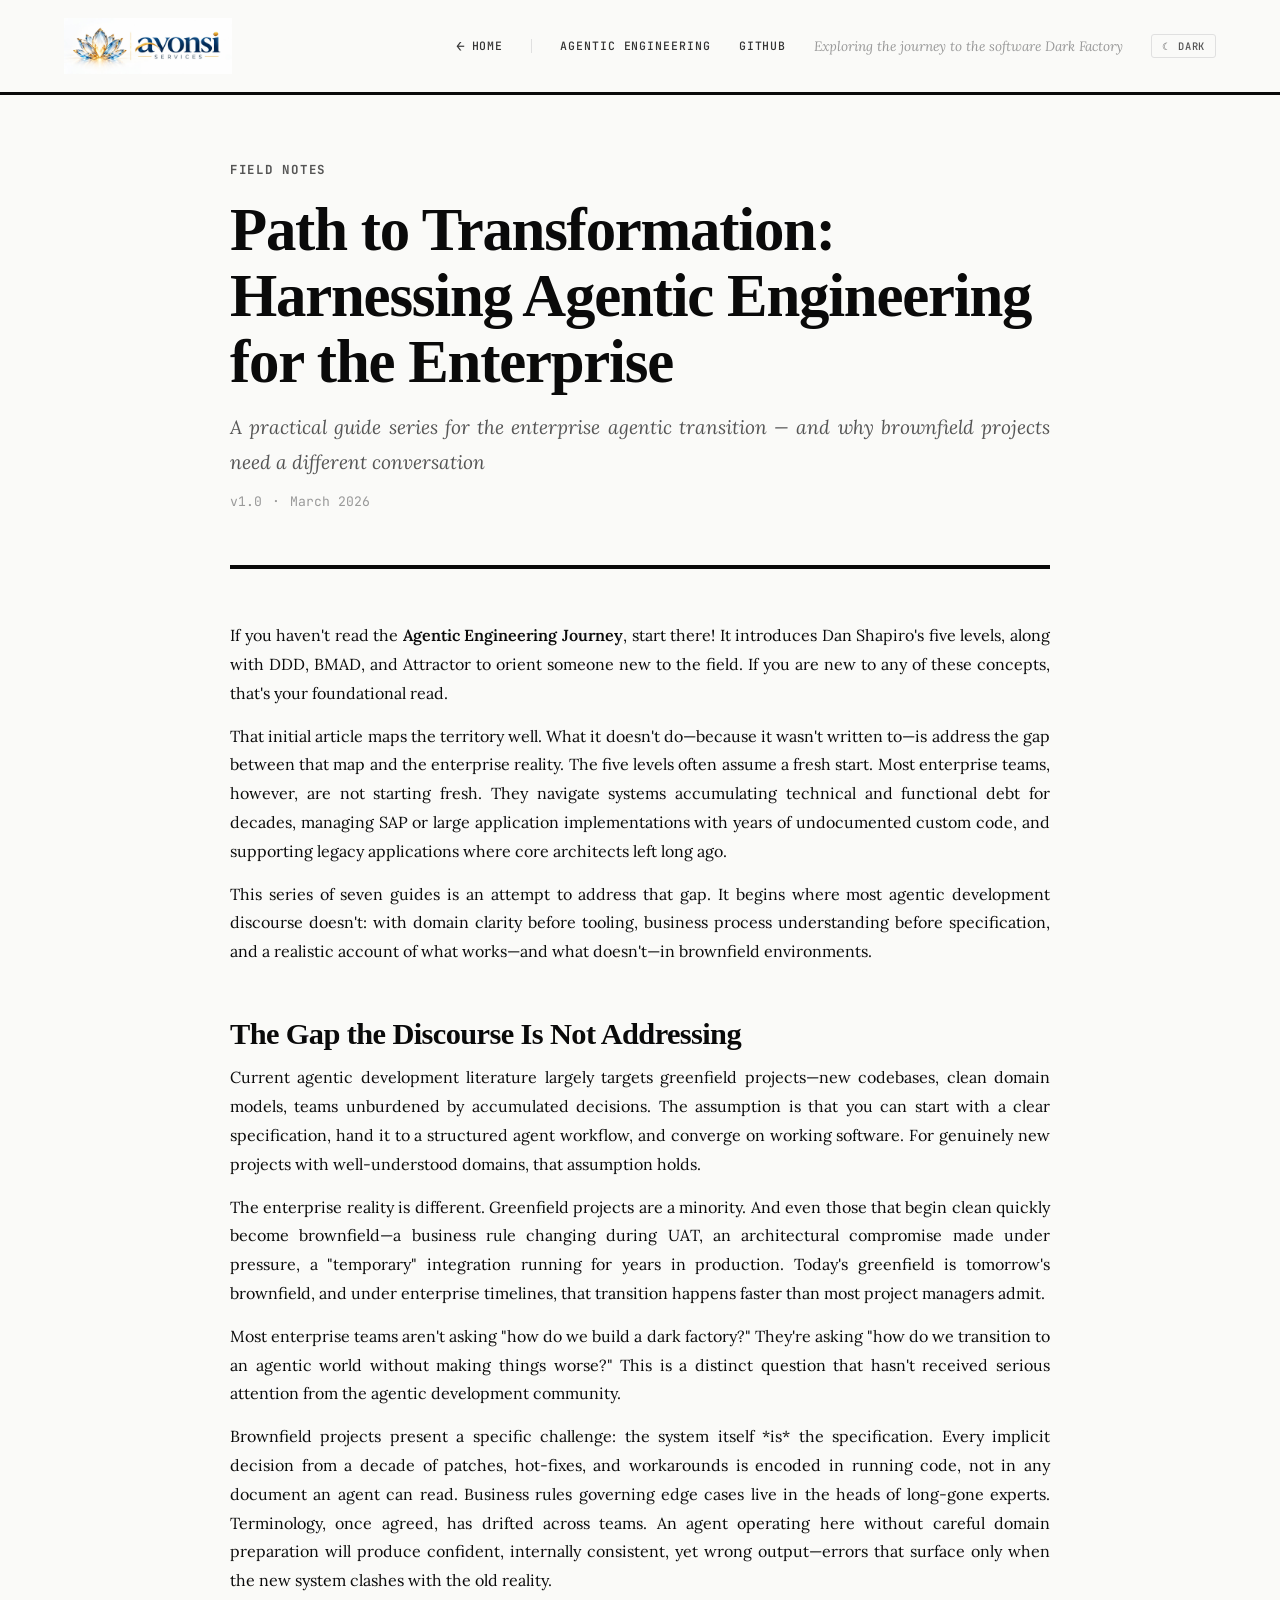
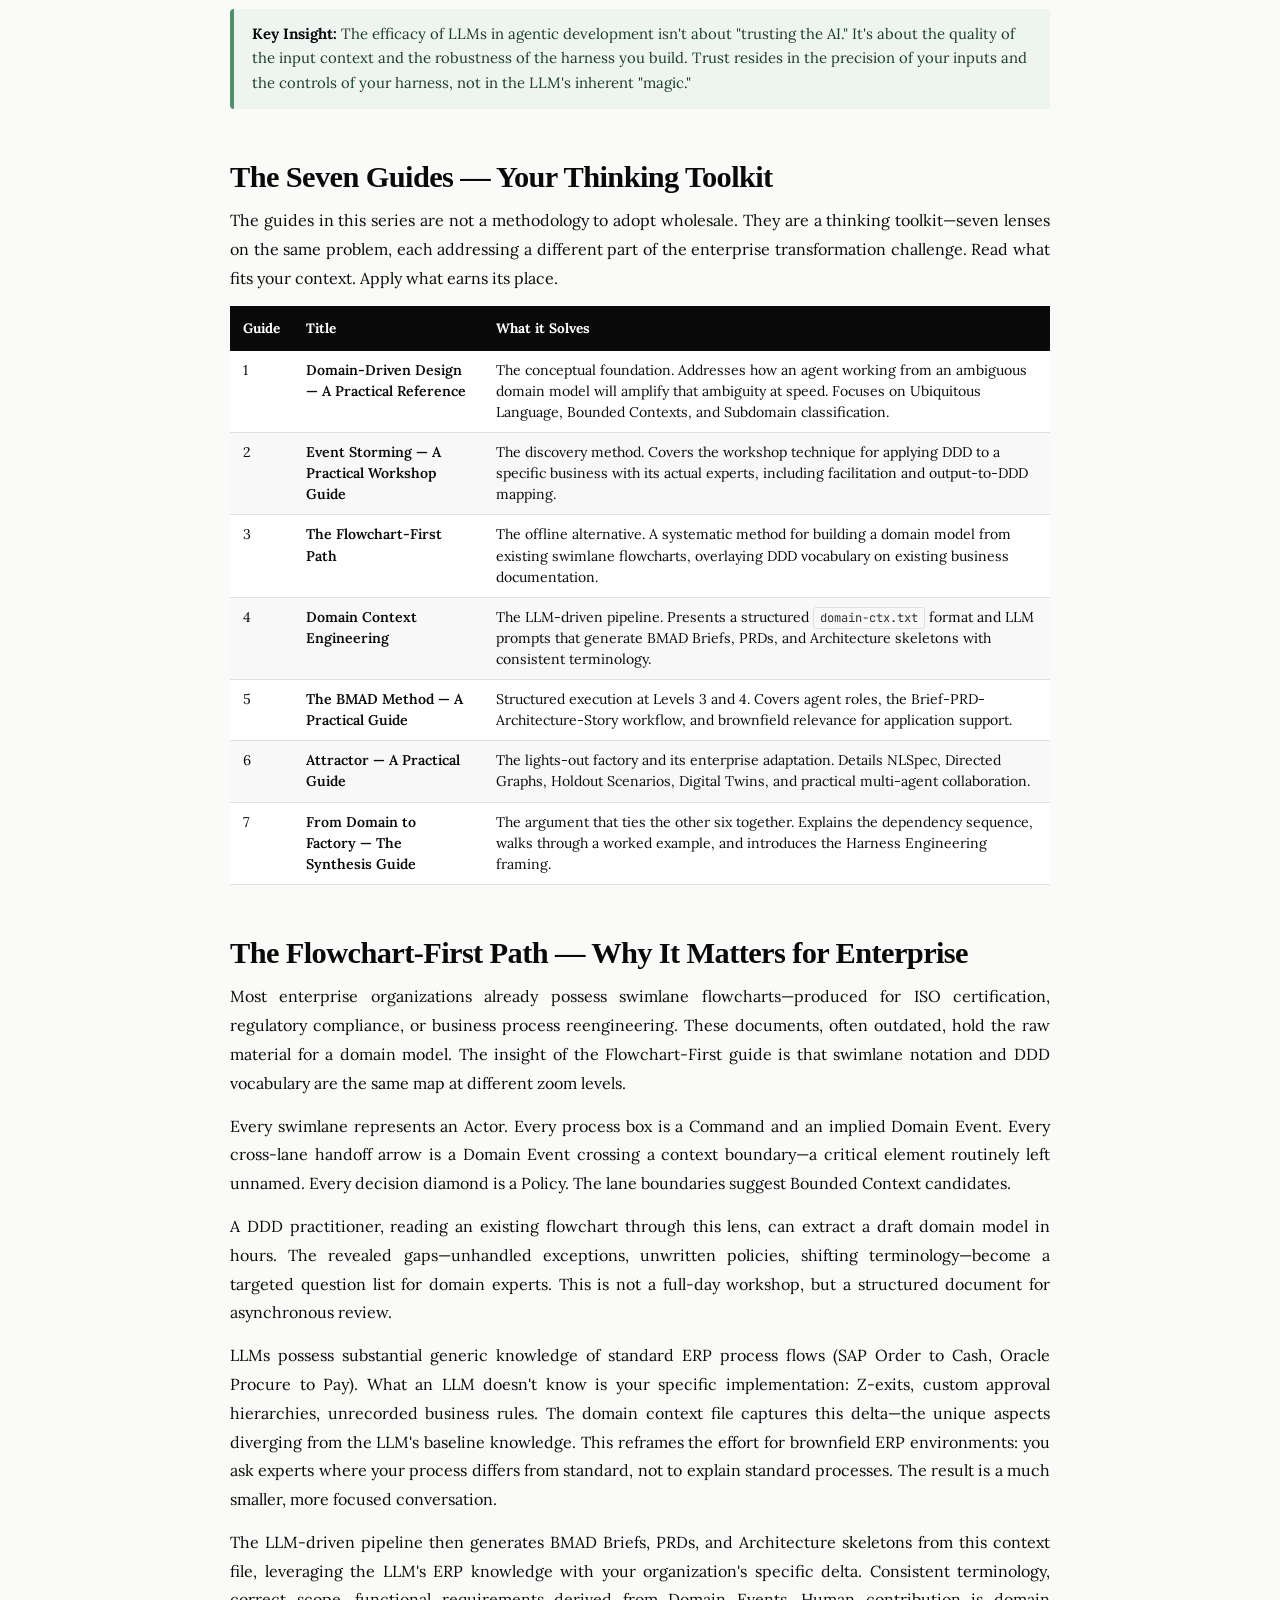
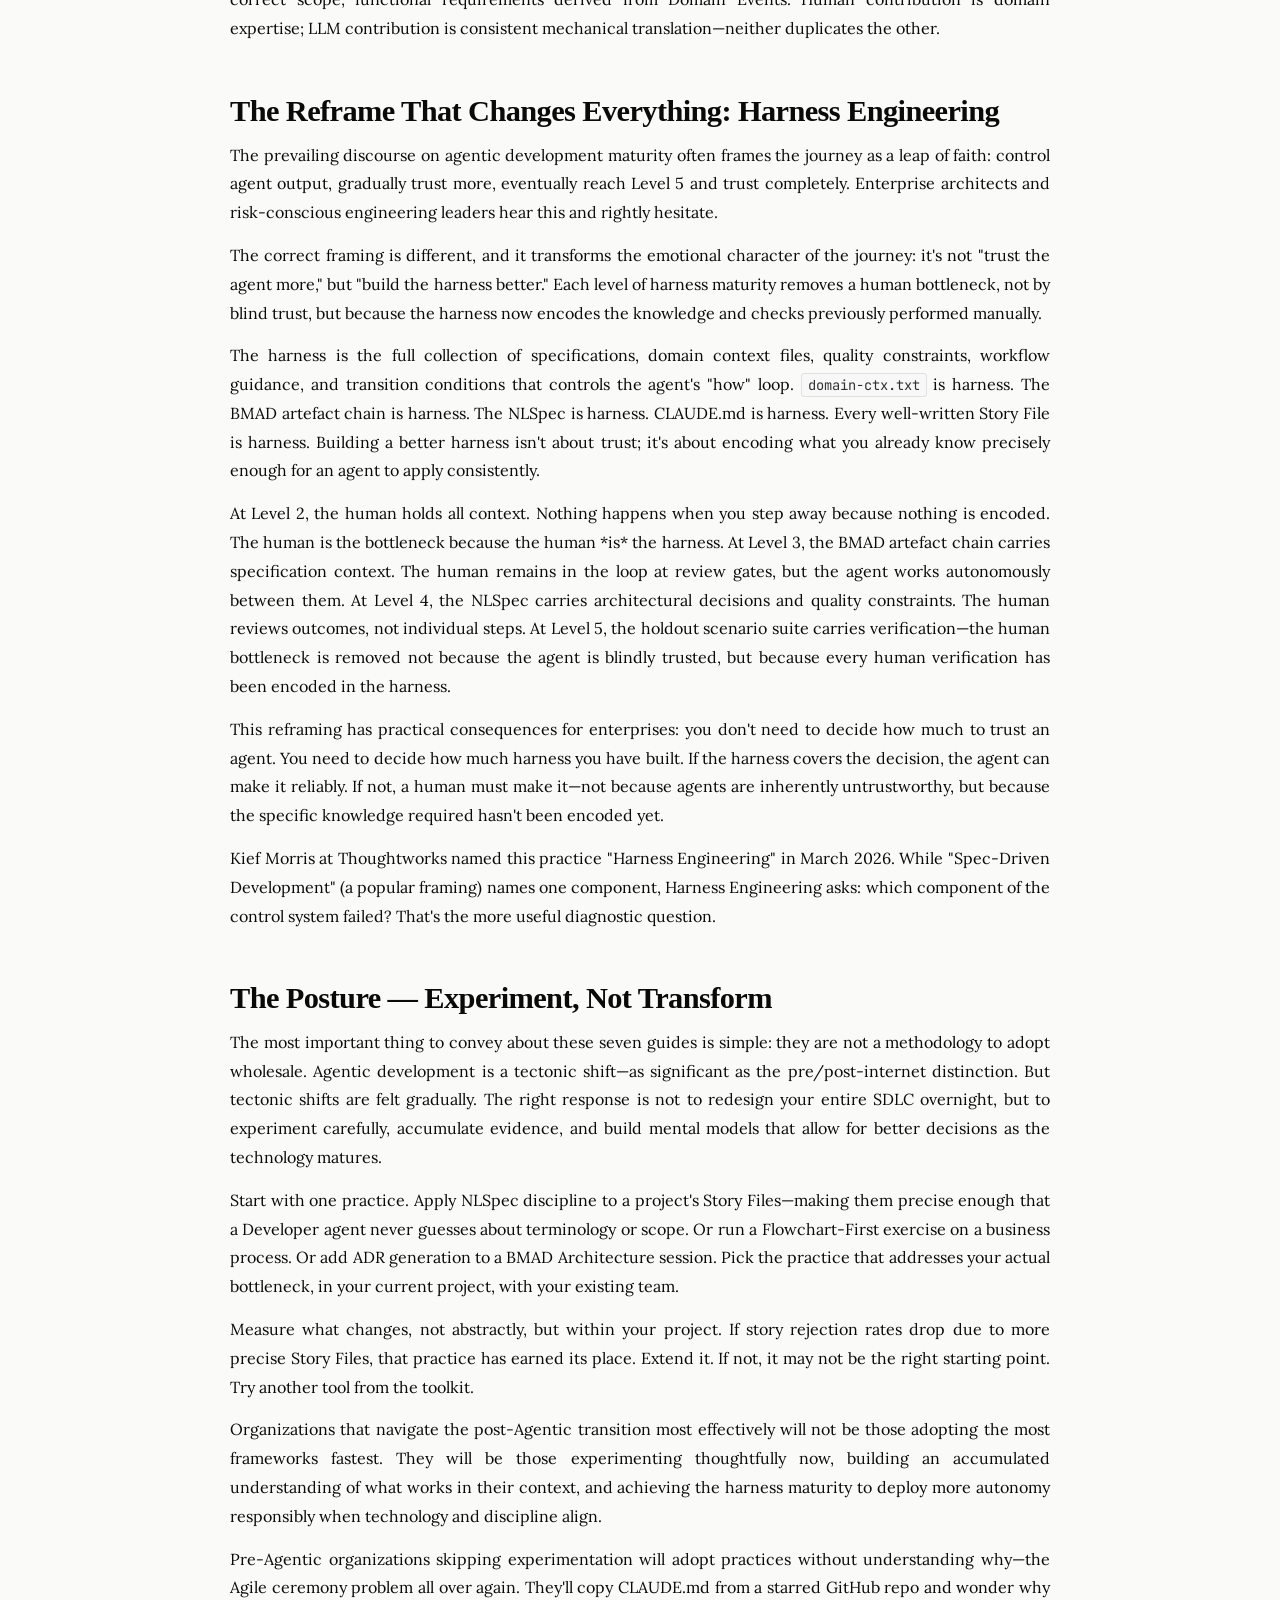
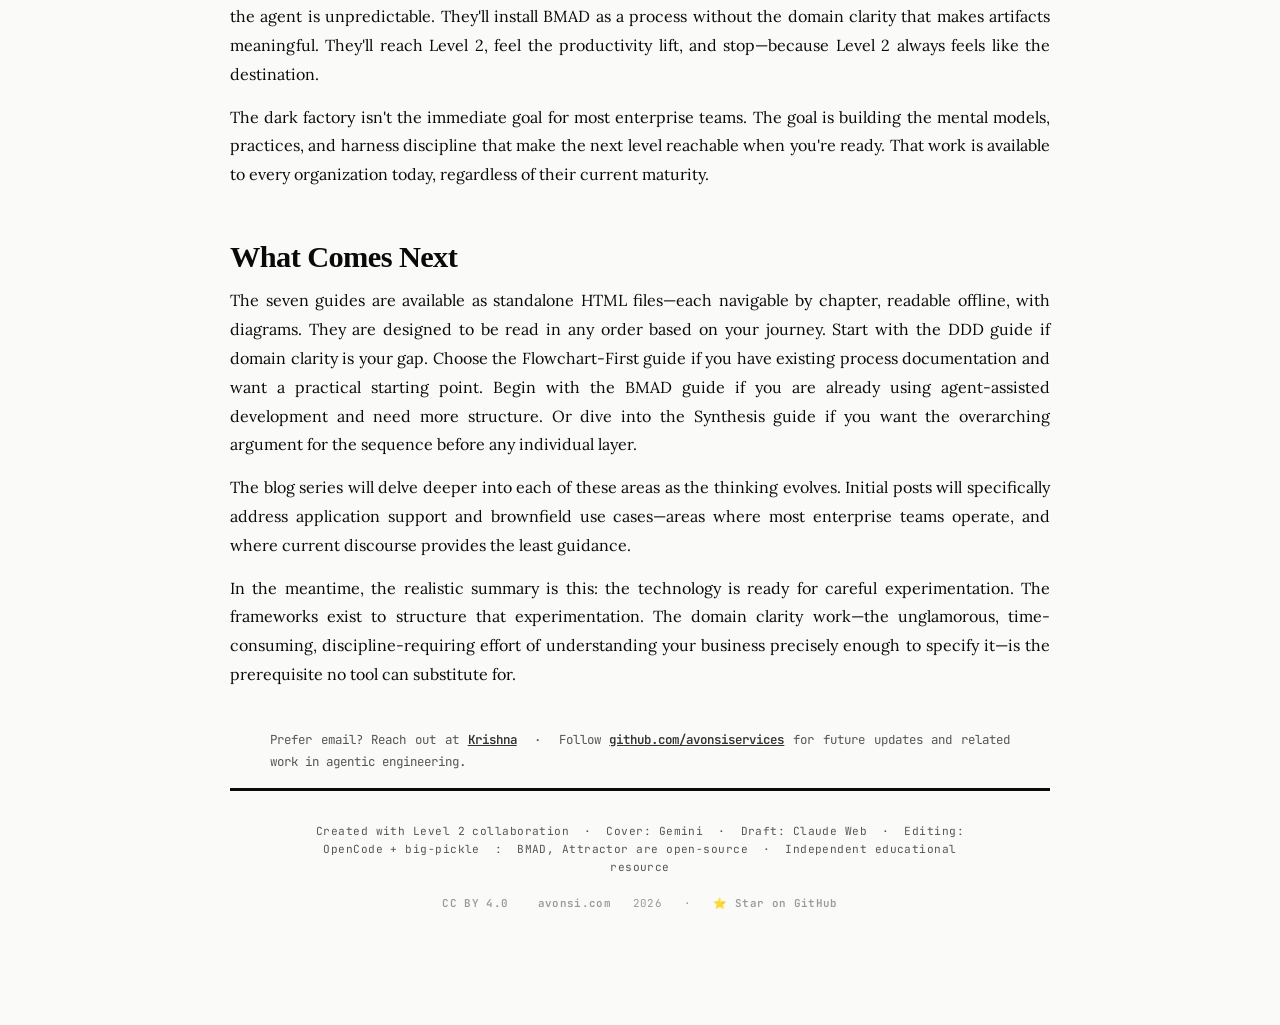
<file: notes/path-to-transform/index.html>
<!DOCTYPE html>
<html lang="en">
<head>
<meta charset="UTF-8">
<link rel="preconnect" href="https://fonts.googleapis.com">
<link href="https://fonts.googleapis.com/css2?family=Lora:ital,wght@0,400;0,500;0,600;1,400;1,500&family=DM+Sans:ital,wght@0,300;0,400;0,500;0,600;1,400&family=JetBrains+Mono:wght@400;500&display=swap" rel="stylesheet">
<link rel="stylesheet" href="../../assets/style.css?v=1.1">
<link rel="stylesheet" href="../../assets/article.css?v=1.1">
<meta name="viewport" content="width=device-width, initial-scale=1.0">
<title>Path to Transformation: Harnessing Agentic Engineering for the Enterprise — Avonsi Services</title>
<script src="../../assets/components.js?v=1.1" defer></script>

<meta name="description" content="A practical guide series for the enterprise agentic transition — and why brownfield projects need a different conversation">
<meta name="keywords" content="agentic engineering, LLM, AI, software development, DDD, BMAD, Attractor, design, architecture, brownfield, enterprise">
<meta name="author" content="Avonsi Services">

<!-- Open Graph / Facebook -->
<meta property="og:type" content="article">
<meta property="og:url" content="https://avonsiservices.github.io/notes/path-to-transform/">
<meta property="og:title" content="Path to Transformation: Harnessing Agentic Engineering for the Enterprise">
<meta property="og:description" content="A practical guide series for the enterprise agentic transition — and why brownfield projects need a different conversation">
<meta property="og:image" content="https://avonsiservices.github.io/assets/logo.png?v=2">

<!-- Twitter -->
<meta property="twitter:card" content="summary_large_image">
<meta property="twitter:url" content="https://avonsiservices.github.io/notes/path-to-transform/">
<meta property="twitter:title" content="Path to Transformation: Harnessing Agentic Engineering for the Enterprise">
<meta property="twitter:description" content="A practical guide series for the enterprise agentic transition — and why brownfield projects need a different conversation">
<meta property="twitter:image" content="https://avonsiservices.github.io/assets/logo.png?v=2">

</head>
<body>
<site-header-article></site-header-article>
<div class="article-wrap">

<div class="doc-title-block">
  <p class="doc-eyebrow">Field Notes</p>
  <h1 class="doc-main-title">Path to Transformation: Harnessing Agentic Engineering for the Enterprise</h1>
  <p class="doc-subtitle">A practical guide series for the enterprise agentic transition — and why brownfield projects need a different conversation</p>
  <div class="doc-meta">
    <span>v1.0</span>
    <span>·</span>
    <span>March 2026</span>
  </div>
</div>

<p>If you haven't read the <a href="../agentic-engineering/">Agentic Engineering Journey</a>, start there! It introduces Dan Shapiro's five levels, along with DDD, BMAD, and Attractor to orient someone new to the field. If you are new to any of these concepts, that's your foundational read.</p>

<p>That initial article maps the territory well. What it doesn't do—because it wasn't written to—is address the gap between that map and the enterprise reality. The five levels often assume a fresh start. Most enterprise teams, however, are not starting fresh. They navigate systems accumulating technical and functional debt for decades, managing SAP or large application implementations with years of undocumented custom code, and supporting legacy applications where core architects left long ago.</p>

<p>This series of seven guides is an attempt to address that gap. It begins where most agentic development discourse doesn't: with domain clarity before tooling, business process understanding before specification, and a realistic account of what works—and what doesn't—in brownfield environments.</p>

<h1>The Gap the Discourse Is Not Addressing</h1>
<p>Current agentic development literature largely targets greenfield projects—new codebases, clean domain models, teams unburdened by accumulated decisions. The assumption is that you can start with a clear specification, hand it to a structured agent workflow, and converge on working software. For genuinely new projects with well-understood domains, that assumption holds.</p>

<p>The enterprise reality is different. Greenfield projects are a minority. And even those that begin clean quickly become brownfield—a business rule changing during UAT, an architectural compromise made under pressure, a "temporary" integration running for years in production. Today's greenfield is tomorrow's brownfield, and under enterprise timelines, that transition happens faster than most project managers admit.</p>

<p>Most enterprise teams aren't asking "how do we build a dark factory?" They're asking "how do we transition to an agentic world without making things worse?" This is a distinct question that hasn't received serious attention from the agentic development community.</p>

<p>Brownfield projects present a specific challenge: the system itself *is* the specification. Every implicit decision from a decade of patches, hot-fixes, and workarounds is encoded in running code, not in any document an agent can read. Business rules governing edge cases live in the heads of long-gone experts. Terminology, once agreed, has drifted across teams. An agent operating here without careful domain preparation will produce confident, internally consistent, yet wrong output—errors that surface only when the new system clashes with the old reality.</p>

<div class="callout callout-insight">
  <strong>Key Insight:</strong> The efficacy of LLMs in agentic development isn't about "trusting the AI." It's about the quality of the input context and the robustness of the harness you build. Trust resides in the precision of your inputs and the controls of your harness, not in the LLM's inherent "magic."
</div>

<h1>The Seven Guides — Your Thinking Toolkit</h1>
<p>The guides in this series are not a methodology to adopt wholesale. They are a thinking toolkit—seven lenses on the same problem, each addressing a different part of the enterprise transformation challenge. Read what fits your context. Apply what earns its place.</p>

<div class="tbl-wrap">
<table>
  <thead>
    <tr><th>Guide</th><th>Title</th><th>What it Solves</th></tr>
  </thead>
  <tbody>
    <tr>
      <td>1</td>
      <td><a href="../../guides/ddd/">Domain-Driven Design — A Practical Reference</a></td>
      <td>The conceptual foundation. Addresses how an agent working from an ambiguous domain model will amplify that ambiguity at speed. Focuses on Ubiquitous Language, Bounded Contexts, and Subdomain classification.</td>
    </tr>
    <tr>
      <td>2</td>
      <td><a href="../../guides/event-storming/">Event Storming — A Practical Workshop Guide</a></td>
      <td>The discovery method. Covers the workshop technique for applying DDD to a specific business with its actual experts, including facilitation and output-to-DDD mapping.</td>
    </tr>
    <tr>
      <td>3</td>
      <td><a href="../../guides/flowcharts/">The Flowchart-First Path</a></td>
      <td>The offline alternative. A systematic method for building a domain model from existing swimlane flowcharts, overlaying DDD vocabulary on existing business documentation.</td>
    </tr>
    <tr>
      <td>4</td>
      <td><a href="../../guides/ddd-to-context/">Domain Context Engineering</a></td>
      <td>The LLM-driven pipeline. Presents a structured <code>domain-ctx.txt</code> format and LLM prompts that generate BMAD Briefs, PRDs, and Architecture skeletons with consistent terminology.</td>
    </tr>
    <tr>
      <td>5</td>
      <td><a href="../../guides/bmad/">The BMAD Method — A Practical Guide</a></td>
      <td>Structured execution at Levels 3 and 4. Covers agent roles, the Brief-PRD-Architecture-Story workflow, and brownfield relevance for application support.</td>
    </tr>
    <tr>
      <td>6</td>
      <td><a href="../../guides/attractor/">Attractor — A Practical Guide</a></td>
      <td>The lights-out factory and its enterprise adaptation. Details NLSpec, Directed Graphs, Holdout Scenarios, Digital Twins, and practical multi-agent collaboration.</td>
    </tr>
    <tr>
      <td>7</td>
      <td><a href="../../guides/synthesis/">From Domain to Factory — The Synthesis Guide</a></td>
      <td>The argument that ties the other six together. Explains the dependency sequence, walks through a worked example, and introduces the Harness Engineering framing.</td>
    </tr>
  </tbody>
</table>
</div>

<h1>The Flowchart-First Path — Why It Matters for Enterprise</h1>
<p>Most enterprise organizations already possess swimlane flowcharts—produced for ISO certification, regulatory compliance, or business process reengineering. These documents, often outdated, hold the raw material for a domain model. The insight of the Flowchart-First guide is that swimlane notation and DDD vocabulary are the same map at different zoom levels.</p>
<p>Every swimlane represents an Actor. Every process box is a Command and an implied Domain Event. Every cross-lane handoff arrow is a Domain Event crossing a context boundary—a critical element routinely left unnamed. Every decision diamond is a Policy. The lane boundaries suggest Bounded Context candidates.</p>
<p>A DDD practitioner, reading an existing flowchart through this lens, can extract a draft domain model in hours. The revealed gaps—unhandled exceptions, unwritten policies, shifting terminology—become a targeted question list for domain experts. This is not a full-day workshop, but a structured document for asynchronous review.</p>
<p>LLMs possess substantial generic knowledge of standard ERP process flows (SAP Order to Cash, Oracle Procure to Pay). What an LLM doesn't know is your specific implementation: Z-exits, custom approval hierarchies, unrecorded business rules. The domain context file captures this delta—the unique aspects diverging from the LLM's baseline knowledge. This reframes the effort for brownfield ERP environments: you ask experts where your process differs from standard, not to explain standard processes. The result is a much smaller, more focused conversation.</p>
<p>The LLM-driven pipeline then generates BMAD Briefs, PRDs, and Architecture skeletons from this context file, leveraging the LLM's ERP knowledge with your organization's specific delta. Consistent terminology, correct scope, functional requirements derived from Domain Events. Human contribution is domain expertise; LLM contribution is consistent mechanical translation—neither duplicates the other.</p>

<h1>The Reframe That Changes Everything: Harness Engineering</h1>
<p>The prevailing discourse on agentic development maturity often frames the journey as a leap of faith: control agent output, gradually trust more, eventually reach Level 5 and trust completely. Enterprise architects and risk-conscious engineering leaders hear this and rightly hesitate.</p>
<p>The correct framing is different, and it transforms the emotional character of the journey: it's not "trust the agent more," but "build the harness better." Each level of harness maturity removes a human bottleneck, not by blind trust, but because the harness now encodes the knowledge and checks previously performed manually.</p>
<p>The harness is the full collection of specifications, domain context files, quality constraints, workflow guidance, and transition conditions that controls the agent's "how" loop. <code>domain-ctx.txt</code> is harness. The BMAD artefact chain is harness. The NLSpec is harness. CLAUDE.md is harness. Every well-written Story File is harness. Building a better harness isn't about trust; it's about encoding what you already know precisely enough for an agent to apply consistently.</p>
<p>At Level 2, the human holds all context. Nothing happens when you step away because nothing is encoded. The human is the bottleneck because the human *is* the harness. At Level 3, the BMAD artefact chain carries specification context. The human remains in the loop at review gates, but the agent works autonomously between them. At Level 4, the NLSpec carries architectural decisions and quality constraints. The human reviews outcomes, not individual steps. At Level 5, the holdout scenario suite carries verification—the human bottleneck is removed not because the agent is blindly trusted, but because every human verification has been encoded in the harness.</p>
<p>This reframing has practical consequences for enterprises: you don't need to decide how much to trust an agent. You need to decide how much harness you have built. If the harness covers the decision, the agent can make it reliably. If not, a human must make it—not because agents are inherently untrustworthy, but because the specific knowledge required hasn't been encoded yet.</p>
<p>Kief Morris at Thoughtworks named this practice "Harness Engineering" in March 2026. While "Spec-Driven Development" (a popular framing) names one component, Harness Engineering asks: which component of the control system failed? That's the more useful diagnostic question.</p>

<h1>The Posture — Experiment, Not Transform</h1>
<p>The most important thing to convey about these seven guides is simple: they are not a methodology to adopt wholesale. Agentic development is a tectonic shift—as significant as the pre/post-internet distinction. But tectonic shifts are felt gradually. The right response is not to redesign your entire SDLC overnight, but to experiment carefully, accumulate evidence, and build mental models that allow for better decisions as the technology matures.</p>
<p>Start with one practice. Apply NLSpec discipline to a project's Story Files—making them precise enough that a Developer agent never guesses about terminology or scope. Or run a Flowchart-First exercise on a business process. Or add ADR generation to a BMAD Architecture session. Pick the practice that addresses your actual bottleneck, in your current project, with your existing team.</p>
<p>Measure what changes, not abstractly, but within your project. If story rejection rates drop due to more precise Story Files, that practice has earned its place. Extend it. If not, it may not be the right starting point. Try another tool from the toolkit.</p>
<p>Organizations that navigate the post-Agentic transition most effectively will not be those adopting the most frameworks fastest. They will be those experimenting thoughtfully now, building an accumulated understanding of what works in their context, and achieving the harness maturity to deploy more autonomy responsibly when technology and discipline align.</p>
<p>Pre-Agentic organizations skipping experimentation will adopt practices without understanding why—the Agile ceremony problem all over again. They'll copy CLAUDE.md from a starred GitHub repo and wonder why the agent is unpredictable. They'll install BMAD as a process without the domain clarity that makes artifacts meaningful. They'll reach Level 2, feel the productivity lift, and stop—because Level 2 always feels like the destination.</p>
<p>The dark factory isn't the immediate goal for most enterprise teams. The goal is building the mental models, practices, and harness discipline that make the next level reachable when you're ready. That work is available to every organization today, regardless of their current maturity.</p>

<h1>What Comes Next</h1>
<p>The seven guides are available as standalone HTML files—each navigable by chapter, readable offline, with diagrams. They are designed to be read in any order based on your journey. Start with the DDD guide if domain clarity is your gap. Choose the Flowchart-First guide if you have existing process documentation and want a practical starting point. Begin with the BMAD guide if you are already using agent-assisted development and need more structure. Or dive into the Synthesis guide if you want the overarching argument for the sequence before any individual layer.</p>
<p>The blog series will delve deeper into each of these areas as the thinking evolves. Initial posts will specifically address application support and brownfield use cases—areas where most enterprise teams operate, and where current discourse provides the least guidance.</p>
<p>In the meantime, the realistic summary is this: the technology is ready for careful experimentation. The frameworks exist to structure that experimentation. The domain clarity work—the unglamorous, time-consuming, discipline-requiring effort of understanding your business precisely enough to specify it—is the prerequisite no tool can substitute for.</p>

<utterances-comments repo="avonsiservices/avonsiservices.github.io"></utterances-comments>

<div class="article-feedback-meta">
  <p>Prefer email? Reach out at <span class="spamspan"><span class="u">krishna</span> [at] <span class="d">avonsi [dot] com</span> (<span class="t">Krishna</span>)</span> &nbsp;·&nbsp;
  Follow <a href="https://github.com/avonsiservices" target="_blank">github.com/avonsiservices</a> for future updates and related work in agentic engineering.</p>
</div>

<site-footer-article></site-footer-article>
</div>

</body>
</html>
</file>
<file: assets/style.css>
/* ============================================================
   avonsiservices.github.io — shared base styles
   style.css · v1.0
   ============================================================ */

/* ── Variables ── */
:root {
  --black:       #0a0a0a;
  --off-black:   #1a1a1a;
  --dark-grey:   #333333;
  --mid-grey:    #555555;
  --light-grey:  #999999;
  --rule:        #e0e0e0;
  --soft-bg:     #f8f8f8;
  --bg:          #fafaf8;
  --white:       #ffffff;

  /* Accent — red (warn callout) */
  --accent-red:       #8b1a1a;
  --accent-red-light: #fdf0f0;

  /* Accent — green (insight callout) */
  --accent-green:       #4a9068;
  --accent-green-light: #eef4f0;
  --accent-green-text:  #1d3d2a;

  /* Dark mode transition */
  color-scheme: light dark;
}

/* ── Dark Mode ── */
html.dark body {
  --black:       #e0e0e0; /* Off-white text */
  --off-black:   #d1d1d1;
  --dark-grey:   #b0b0b0;
  --mid-grey:    #888888;
  --light-grey:  #666666;
  --rule:        #333333; /* Subtle border */
  --soft-bg:     #242424; /* Lighter charcoal */
  --bg:          #1a1a1a; /* Base charcoal */
  --white:       #2a2a2a; /* Card surface */

  /* Accent — red dark mode (softened) */
  --accent-red:       #e05a4a;
  --accent-red-light: #2d1a1a;

  /* Accent — green dark mode (softened) */
  --accent-green:       #5aaa7a;
  --accent-green-light: #1a241e;
  --accent-green-text:  #c8e8d4;
}

/* ── Reset ── */
*, *::before, *::after { box-sizing: border-box; margin: 0; padding: 0; }
html { scroll-behavior: smooth; }

/* ── Base ── */
body {
  font-family: "Lora", Georgia, serif;
  background: var(--bg);
  color: var(--black);
  line-height: 1.8;
}

/* ── Typography ── */
h1 {
  font-family: "DM Serif Display", Georgia, serif;
  font-weight: 700;
  color: var(--black);
  letter-spacing: -0.02em;
  line-height: 1.1;
}
h2 {
  font-family: "DM Serif Display", Georgia, serif;
  font-weight: 700;
  color: var(--black);
  letter-spacing: -0.01em;
}
h3 {
  font-family: "Source Serif 4", serif;
  font-weight: 600;
  color: var(--mid-grey);
  font-style: italic;
}
p { margin-bottom: 14px; }
a { color: var(--black); font-weight: 600; text-decoration: none; transition: color 0.15s, opacity 0.15s; }
a:hover { text-decoration: none; opacity: 0.7; }
strong { color: var(--black); }
code {
  font-family: "JetBrains Mono", "SF Mono", Consolas, monospace;
  font-size: 0.86em;
  background: var(--soft-bg);
  border: 1px solid var(--rule);
  padding: 2px 6px;
  border-radius: 3px;
  color: var(--dark-grey);
}

/* ── Masthead ── */
.masthead {
  border-bottom: 3px solid var(--black);
  padding: 0 64px;
}
.masthead-top {
  display: flex;
  align-items: center;
  justify-content: space-between;
  padding: 28px 0 20px;
  border-bottom: 1px solid var(--rule);
}
.site-name {
  display: flex;
  align-items: center;
  gap: 14px;
  text-decoration: none;
  color: var(--black);
}
.logo-img { height: 56px; width: auto; object-fit: contain; }
.logo-text {
  font-family: "DM Serif Display", Georgia, serif;
  font-size: clamp(1.4rem, 4vw, 2.2rem);
  font-weight: 400;
  letter-spacing: -0.02em;
  color: var(--black);
}
.logo-text strong { font-weight: 700; }
.masthead-meta { text-align: right; }
.masthead-meta p {
  font-family: "JetBrains Mono", monospace;
  font-size: 0.7rem;
  color: var(--light-grey);
  letter-spacing: 0.06em;
  text-transform: uppercase;
  line-height: 1.8;
}
.masthead-nav {
  display: flex;
  gap: 32px;
  padding: 14px 0;
  align-items: center;
}
.masthead-nav a {
  font-family: "JetBrains Mono", monospace;
  font-size: 0.72rem;
  font-weight: 500;
  letter-spacing: 0.08em;
  text-transform: uppercase;
  color: var(--dark-grey);
  text-decoration: none;
  transition: color 0.15s;
}
.masthead-nav a:hover { color: var(--black); }
.masthead-tagline {
  font-family: "Source Serif 4", serif;
  font-style: italic;
  font-size: 0.88rem;
  color: var(--light-grey);
  margin-left: auto;
}

/* ── Footer ── */
.site-footer {
  border-top: 3px solid var(--black);
  padding: 48px 64px;
  text-align: center;
  background: var(--bg);
}
.site-footer p {
  font-family: "JetBrains Mono", monospace;
  font-size: 0.68rem;
  color: var(--light-grey);
  letter-spacing: 0.04em;
  margin-bottom: 8px;
}
.site-footer a {
  color: var(--mid-grey);
  text-decoration: none;
  font-family: "JetBrains Mono", monospace;
  font-size: 0.68rem;
}
.site-footer a:hover { color: var(--black); opacity: 1; }
.footer-links { display: flex; gap: 24px; justify-content: center; margin-bottom: 12px; }

/* ── Utility ── */
.section-label {
  font-family: "JetBrains Mono", monospace;
  font-size: 0.68rem;
  font-weight: 500;
  letter-spacing: 0.14em;
  text-transform: uppercase;
  color: var(--light-grey);
  margin-bottom: 24px;
  padding-bottom: 10px;
  border-bottom: 1px solid var(--rule);
}

/* ── Responsive ── */
@media (max-width: 860px) {
  .masthead { padding: 0 24px; }
  .site-footer { padding: 24px; flex-direction: column; }
  .masthead-meta { display: none; }
}

/* ============================================================
   Shared header + footer components
   ============================================================ */

/* ── Font import note: add to each HTML <head>
   https://fonts.googleapis.com/css2?family=Lora:ital,wght@0,400;0,500;0,600;1,400;1,500&family=DM+Sans:ital,wght@0,300;0,400;0,500;0,600;1,400&family=JetBrains+Mono:wght@400;500&display=swap
── */

/* ── Shared site header ── */
.site-header {
  border-bottom: 3px solid var(--black);
  padding: 0 64px;
  background: var(--bg);
  position: sticky;
  top: 0;
  z-index: 50;
}
.site-header-main {
  display: flex;
  align-items: center;
  justify-content: space-between;
  padding: 18px 0;
}
.site-header-nav {
  display: flex;
  gap: 28px;
  padding: 10px 0;
  align-items: center;
}
.site-header-nav a {
  font-family: "JetBrains Mono", monospace;
  font-size: 0.72rem;
  font-weight: 500;
  letter-spacing: 0.08em;
  text-transform: uppercase;
  color: var(--dark-grey);
  text-decoration: none;
  transition: color 0.15s;
}
.site-header-nav a:hover { color: var(--black); text-decoration: none; }
.site-header-nav .back-link {
  display: flex;
  align-items: center;
  gap: 6px;
}
.site-header-nav .back-link::before {
  content: "←";
  font-size: 0.9rem;
}
.nav-divider {
  width: 1px;
  height: 14px;
  background: var(--rule);
}
.site-tagline {
  font-family: "Lora", Georgia, serif;
  font-style: italic;
  font-size: 0.85rem;
  color: var(--light-grey);
  margin-left: auto;
}

/* ── Dark mode toggle button (site headers) ── */
.theme-toggle {
  background: none;
  border: 1px solid var(--rule);
  border-radius: 3px;
  color: var(--mid-grey);
  font-family: "JetBrains Mono", monospace;
  font-size: 0.65rem;
  font-weight: 500;
  letter-spacing: 0.06em;
  text-transform: uppercase;
  padding: 4px 10px;
  cursor: pointer;
  transition: all 0.15s;
  white-space: nowrap;
  flex-shrink: 0;
}
.theme-toggle:hover {
  border-color: var(--dark-grey);
  color: var(--black);
}

/* ── Shared site footer ── */
.site-footer-links {
  display: flex;
  justify-content: center;
  gap: 28px;
  margin-bottom: 14px;
  flex-wrap: wrap;
}
.site-footer-links a {
  font-family: "JetBrains Mono", monospace;
  font-size: 0.72rem;
  color: var(--mid-grey);
  text-decoration: none;
  letter-spacing: 0.04em;
  font-weight: 400;
}
.site-footer-links a:hover { color: var(--black); text-decoration: none; }
.site-footer-meta {
  font-family: "JetBrains Mono", monospace;
  font-size: 0.68rem;
  color: var(--light-grey);
  letter-spacing: 0.03em;
  line-height: 1.9;
}
.site-footer-meta a {
  color: var(--light-grey);
  text-decoration: none;
}
.site-footer-meta a:hover { color: var(--mid-grey); }

/* ── Article footer ── */
.site-footer-article {
  border-top: 3px solid var(--black);
  padding: 32px 64px;
  text-align: center;
  background: var(--bg);
}
.article-attribution {
  font-family: "JetBrains Mono", monospace;
  font-size: 0.7rem;
  color: var(--mid-grey);
  letter-spacing: 0.04em;
  margin-bottom: 16px;
  line-height: 1.6;
}

/* ── Responsive ── */
@media (max-width: 860px) {
  .site-header  { padding: 0 20px; position: static; }
  .site-footer  { padding: 28px 20px; }
  .site-footer-article  { padding: 28px 20px; }
  .site-header-nav .site-tagline { display: none; }
}
</file>
<file: assets/landing.css>
/* ============================================================
   avonsiservices.github.io — landing page styles
   landing.css · v1.0
   ============================================================ */

body { font-family: "DM Sans", system-ui, sans-serif;; background: var(--bg); }

/* ── Hero ── */
.hero {
  padding: 56px 64px 48px;
  border-bottom: 1px solid var(--rule);
  max-width: 720px;
}
.hero h1 {
  font-family: "DM Serif Display", serif;
  font-size: clamp(2rem, 4vw, 3rem);
  font-weight: 700; line-height: 1.12;
  color: var(--black); margin-bottom: 20px;
}
.hero h1 em { font-style: italic; font-weight: 400; }
.hero p {
  font-size: 1.05rem; line-height: 1.8;
  color: var(--dark-grey); font-weight: 300;
}

/* ── Layout ── */
.content-wrap {
  display: grid;
  grid-template-columns: 1fr 280px;
  padding: 0 64px;
}
.main-col {
  padding: 48px 56px 80px 0;
  border-right: 1px solid var(--rule);
}
.sidebar { padding: 48px 0 80px 40px; }
.sidebar-section { margin-bottom: 40px; }
.sidebar-label {
  font-family: "JetBrains Mono", monospace;
  font-size: 0.65rem; font-weight: 500;
  letter-spacing: 0.14em; text-transform: uppercase;
  color: var(--light-grey); margin-bottom: 16px;
  padding-bottom: 8px; border-bottom: 1px solid var(--rule);
}
.sidebar p {
  font-size: 0.85rem; line-height: 1.75;
  color: var(--mid-grey); font-weight: 300; margin-bottom: 12px;
}
.sidebar-section:first-child p:nth-child(2),
.sidebar-section:first-child p:nth-child(3) {
  font-family: 'Kalam', cursive;
  font-size: 1.05rem;
  line-height: 1.7;
  color: var(--dark-grey);

.sidebar a {
  color: var(--dark-grey); text-decoration: none;
  font-size: 0.85rem; font-weight: 400;
}
.sidebar a:hover { color: var(--black); opacity: 1; text-decoration: none; }
}
.sidebar a {
  color: var(--dark-grey); text-decoration: none;
  font-size: 0.85rem; font-weight: 400;
}
.sidebar a:hover { color: var(--black); opacity: 1; text-decoration: none; }

/* ── Topic list ── */
.topic-list { list-style: none; }
.topic-list li {
  padding: 8px 0; border-bottom: 1px solid var(--rule);
  font-size: 0.85rem; color: var(--dark-grey);
  display: flex; justify-content: space-between; align-items: center;
}
.topic-list li a {
  text-decoration: none;
  color: var(--dark-grey);
  font-weight: 400;
  flex: 1;
}
.topic-list li a:hover {
  color: var(--black);
}
.topic-list li:last-child { border-bottom: none; }
.topic-count {
  font-family: "JetBrains Mono", monospace;
  font-size: 0.65rem; color: var(--light-grey);
  margin-left: 8px;
}

/* ── Curriculum Grid ── */
.curriculum-grid {
  display: flex;
  flex-direction: column;
  gap: 48px;
  margin-top: 32px;
}
.curriculum-stage {
  border-left: 2px solid var(--rule);
  padding-left: 32px;
  position: relative;
}
.curriculum-stage::before {
  content: "";
  position: absolute;
  left: -5px;
  top: 0;
  width: 8px;
  height: 8px;
  background: var(--black);
  border-radius: 50%;
}
.stage-header {
  font-family: "JetBrains Mono", monospace;
  font-size: 0.72rem;
  font-weight: 700;
  color: var(--black);
  text-transform: uppercase;
  letter-spacing: 0.1em;
  margin-bottom: 24px;
  background: var(--soft-bg);
  display: inline-block;
  padding: 4px 12px;
  border-radius: 4px;
}
.curriculum-stage .article-card {
  padding: 24px 0;
}
.curriculum-stage .article-title {
  font-size: 1.25rem;
}

/* ── Article cards ── */
.article-card {
  padding: 32px 0; border-bottom: 1px solid var(--rule);
  display: grid; grid-template-columns: 1fr auto;
  gap: 24px; align-items: start;
  text-decoration: none; color: inherit;
  transition: opacity 0.15s;
}
.article-card:hover { opacity: 0.7; }
.article-card:last-child { border-bottom: none; }
.article-meta {
  font-family: "JetBrains Mono", monospace;
  font-size: 0.68rem; letter-spacing: 0.08em;
  text-transform: uppercase; color: var(--light-grey);
  margin-bottom: 10px; display: flex; gap: 16px; flex-wrap: wrap;
}
.article-tag { color: var(--dark-grey); font-weight: 500; }
.article-title {
  font-family: "DM Serif Display", serif;
  font-size: 1.5rem; font-weight: 700; line-height: 1.2;
  color: var(--black); margin-bottom: 8px;
}

.article-subtitle {
  font-family: "DM Sans", sans-serif;
  font-style: italic; font-size: 0.92rem;
  color: var(--mid-grey); margin-bottom: 12px;
}
.article-desc {
  font-size: 0.9rem; line-height: 1.7;
  color: var(--dark-grey); font-weight: 300; max-width: 580px;
}
.article-arrow {
  font-size: 1.4rem; color: var(--rule);
  margin-top: 4px; flex-shrink: 0;
  transition: color 0.15s, transform 0.15s;
}
.article-card:hover .article-arrow { color: var(--black); transform: translateX(4px); }
.featured-marker {
  display: inline-block;
  font-family: "JetBrains Mono", monospace;
  font-size: 0.62rem; font-weight: 500;
  letter-spacing: 0.1em; text-transform: uppercase;
  background: var(--off-black); color: var(--bg);
  padding: 3px 8px; margin-bottom: 14px;
}

/* ── Animations ── */
.hero, .article-card, .sidebar-section { opacity: 0; animation: fadeUp 0.5s forwards; }
.hero                         { animation-delay: 0.05s; }
.article-card:nth-child(1)    { animation-delay: 0.12s; }
.article-card:nth-child(2)    { animation-delay: 0.20s; }
.article-card:nth-child(3)    { animation-delay: 0.28s; }
.sidebar-section:nth-child(1) { animation-delay: 0.15s; }
.sidebar-section:nth-child(2) { animation-delay: 0.22s; }
.sidebar-section:nth-child(3) { animation-delay: 0.29s; }
@keyframes fadeUp {
  from { opacity: 0; transform: translateY(14px); }
  to   { opacity: 1; transform: translateY(0); }
}

/* ── Responsive ── */
@media (max-width: 860px) {
  .hero { padding: 40px 24px 36px; }
  .content-wrap { grid-template-columns: 1fr; padding: 0 24px; }
  .main-col { padding: 40px 0; border-right: none; }
  .sidebar { padding: 0 0 48px; border-top: 1px solid var(--rule); }
}
</file>
<file: assets/guide.css>
/* ============================================================
   avonsiservices.github.io — guide styles (SPA chapter reader)
   assets/guide.css · v1.0
   ============================================================ */

/* ── Guide-specific colour tokens ── */
:root {
  --guide-ink:          #1a1a2e;
  --guide-ink-light:    #4a4a6a;
  --guide-ink-faint:    #8888aa;
  --guide-paper:        #faf9f6;
  --guide-paper-warm:   #f4f1ea;
  --guide-accent:       #c0392b;
  --guide-nav-bg:       #1a1a2e;
  --guide-nav-text:     #faf9f6;
  --guide-rule:         #d8d4cb;

  /* Callout — green */
  --guide-callout-bg:     #eef4f0;
  --guide-callout-border: #4a9068;
  --guide-callout-text:   #1d3d2a;
}

html.dark body {
  --guide-ink:          #e0e0e0;
  --guide-ink-light:    #b0b0b0;
  --guide-ink-faint:    #888888;
  --guide-paper:        #1a1a1a;
  --guide-paper-warm:   #242424;
  --guide-accent:       #e05a4a;
  --guide-nav-bg:       #121212;
  --guide-nav-text:     #e0e0e0;
  --guide-rule:         #333333;

  --guide-callout-bg:     #1a241e;
  --guide-callout-border: #5aaa7a;
  --guide-callout-text:   #c8e8d4;
}

/* ── Guide body ── */
body {
  font-family: 'Source Sans 3', 'Lora', Georgia, serif;
  font-weight: 300;
  background: var(--guide-paper);
  color: var(--guide-ink);
  line-height: 1.75;
  font-size: 17px;
}

guide-header {
  display: block;
  position: sticky;
  top: 0;
  z-index: 1000;
}

/* ── Guide nav bar ── */
.guide-nav {
  background: var(--guide-nav-bg);
  color: var(--guide-nav-text);
  display: flex;
  align-items: center;
  justify-content: space-between;
  padding: 0 1.5rem;
  height: 60px;
  border-bottom: 2px solid var(--guide-accent);
}

.guide-nav-left, .guide-nav-right {
  display: flex;
  align-items: center;
  flex: 1;
}

.guide-nav-center {
  flex: 2;
  text-align: center;
  overflow: hidden;
}

.guide-nav-right {
  justify-content: flex-end;
  gap: 12px;
}

.guide-logo-link {
  display: flex;
  align-items: center;
  transition: opacity 0.15s;
}
.guide-logo-link:hover { opacity: 0.7; }
.guide-logo-img {
  height: 32px;
  width: auto;
}

.guide-nav-cluster {
  display: flex;
  border: 1px solid rgba(255,255,255,0.15);
  border-radius: 4px;
  overflow: hidden;
}

.guide-icon-btn {
  background: none;
  border: none;
  border-right: 1px solid rgba(255,255,255,0.15);
  color: var(--guide-nav-text);
  padding: 6px 14px;
  cursor: pointer;
  font-size: 1.1rem;
  display: flex;
  align-items: center;
  justify-content: center;
  transition: background 0.15s;
}
.guide-icon-btn:last-child { border-right: none; }
.guide-icon-btn:hover {
  background: rgba(255,255,255,0.1);
}
.guide-icon-btn:disabled, .guide-icon-btn[aria-disabled="true"] {
  opacity: 0.2;
  pointer-events: none;
}

.guide-nav-divider {
  width: 1px;
  height: 20px;
  background: rgba(255,255,255,0.15);
}

.guide-nav-title {
  font-family: 'Lora', Georgia, serif;
  font-style: italic;
  font-size: 0.95rem;
  color: rgba(255,255,255,0.65);
  white-space: nowrap;
  overflow: hidden;
  text-overflow: ellipsis;
}

/* Dark mode toggle inside guide nav — override site default */
.guide-theme-toggle {
  background: none !important;
  border: 1px solid rgba(255,255,255,0.15) !important;
  border-radius: 4px !important;
  color: var(--guide-nav-text) !important;
  font-size: 1.1rem !important;
  width: 38px;
  height: 34px;
  padding: 0 !important;
  display: flex !important;
  align-items: center !important;
  justify-content: center !important;
}

.guide-theme-toggle:hover {
  background: rgba(255,255,255,0.1) !important;
}

/* ── Guide page layout ── */
.guide-page {
  display: none;
  max-width: 780px;
  margin: 0 auto;
  padding: 4rem 2.5rem 6rem;
  min-height: calc(100vh - 52px);
}

.guide-page.active { display: block; }

/* ── Table of Contents ── */
.toc-header {
  text-align: center;
  padding: 3rem 0 2rem;
  border-bottom: 1px solid var(--guide-rule);
  margin-bottom: 3rem;
}

.toc-label {
  font-family: 'JetBrains Mono', monospace;
  font-size: 11px;
  font-weight: 600;
  letter-spacing: 0.2em;
  text-transform: uppercase;
  color: var(--guide-accent);
  margin-bottom: 1rem;
}

.toc-header h1 {
  font-family: 'Lora', Georgia, serif;
  font-size: 2.6rem;
  font-weight: 600;
  color: var(--guide-ink);
  line-height: 1.2;
  margin-bottom: 0.75rem;
}

.toc-header .subtitle {
  font-family: 'Lora', Georgia, serif;
  font-style: italic;
  font-size: 1.1rem;
  color: var(--guide-ink-light);
}

.toc-part { margin-bottom: 2.5rem; }

.toc-part-label {
  font-family: 'JetBrains Mono', monospace;
  font-size: 11px;
  font-weight: 600;
  letter-spacing: 0.18em;
  text-transform: uppercase;
  color: var(--guide-ink-faint);
  margin-bottom: 0.75rem;
  padding-bottom: 0.5rem;
  border-bottom: 1px solid var(--guide-rule);
}

.toc-item {
  display: flex;
  align-items: baseline;
  gap: 0.75rem;
  padding: 0.55rem 0.5rem;
  cursor: pointer;
  border-radius: 4px;
  transition: background 0.15s;
}
.toc-item:hover { background: var(--guide-paper-warm); }

.toc-num {
  font-family: 'JetBrains Mono', monospace;
  font-size: 11px;
  color: var(--guide-accent);
  min-width: 28px;
  font-weight: 400;
}

.toc-name {
  font-family: 'Lora', Georgia, serif;
  font-size: 1rem;
  color: var(--guide-ink);
  flex: 1;
}
.toc-item:hover .toc-name { color: var(--guide-accent); }

.toc-dots {
  flex: 1;
  border-bottom: 1px dotted var(--guide-rule);
  margin: 0 0.5rem;
  min-width: 20px;
}

/* ── Chapter elements ── */
.chapter-eyebrow {
  font-family: 'JetBrains Mono', monospace;
  font-size: 11px;
  font-weight: 600;
  letter-spacing: 0.2em;
  text-transform: uppercase;
  color: var(--guide-accent);
  margin-bottom: 0.75rem;
}

.chapter-number {
  font-family: 'Lora', Georgia, serif;
  font-size: 5rem;
  font-weight: 600;
  color: var(--guide-accent);
  opacity: 0.12;
  line-height: 1;
  margin-bottom: -1.5rem;
  display: block;
}

h1.chapter-title {
  font-family: 'Lora', Georgia, serif;
  font-size: 2.2rem;
  font-weight: 600;
  color: var(--guide-ink);
  line-height: 1.25;
  margin-bottom: 0.5rem;
}

.chapter-intro {
  font-family: 'Lora', Georgia, serif;
  font-style: italic;
  font-size: 1.05rem;
  color: var(--guide-ink-light);
  border-left: 3px solid var(--guide-accent);
  padding-left: 1.25rem;
  margin: 1.75rem 0 2.25rem;
  line-height: 1.65;
}

/* ── Guide typography ── */
.guide-page h2 {
  font-family: 'Lora', Georgia, serif;
  font-size: 1.45rem;
  font-weight: 600;
  color: var(--guide-ink);
  margin: 2.75rem 0 0.9rem;
  padding-top: 0.5rem;
}

.guide-page h3 {
  font-family: 'JetBrains Mono', monospace;
  font-size: 1rem;
  font-weight: 600;
  letter-spacing: 0.05em;
  text-transform: uppercase;
  color: var(--guide-ink-light);
  margin: 2rem 0 0.6rem;
}

.guide-page p {
  margin-bottom: 1.2rem;
  color: var(--guide-ink);
}

/* ── Part header banner ── */
.part-header {
  background: #1e1e38;
  color: #f0efe8;
  border-radius: 6px;
  padding: 2rem 2.5rem;
  margin-bottom: 3rem;
}

.part-header .part-num {
  font-family: 'JetBrains Mono', monospace;
  font-size: 11px;
  font-weight: 600;
  letter-spacing: 0.2em;
  text-transform: uppercase;
  color: var(--guide-accent);
  margin-bottom: 0.5rem;
}

.part-header h2 {
  font-family: 'Lora', Georgia, serif !important;
  font-size: 1.6rem !important;
  font-weight: 600 !important;
  color: #ffffff !important;
  margin: 0 0 0.5rem !important;
  padding: 0 !important;
}

.part-header p {
  color: #c8c6d8;
  font-size: 0.95rem;
  margin: 0;
  font-style: italic;
}

/* ── Callout boxes (guide version) ── */
.guide-page .callout {
  background: var(--guide-callout-bg);
  border-left: 4px solid var(--guide-callout-border);
  border-radius: 0 6px 6px 0;
  padding: 1.1rem 1.4rem;
  margin: 1.75rem 0;
}

.guide-page .callout-label {
  font-family: 'JetBrains Mono', monospace;
  font-size: 10px;
  font-weight: 600;
  letter-spacing: 0.2em;
  text-transform: uppercase;
  color: var(--guide-callout-border);
  margin-bottom: 0.4rem;
}

.guide-page .callout p {
  font-family: 'Lora', Georgia, serif;
  font-size: 0.95rem;
  color: var(--guide-callout-text);
  margin: 0;
  line-height: 1.65;
}

.guide-page .callout strong {
  font-weight: 600;
  color: var(--guide-callout-border);
}

/* ── Diagrams ── */
.diagram-wrap {
  margin: 2.5rem 0;
  text-align: center;
}

.diagram-caption {
  font-family: 'JetBrains Mono', monospace;
  font-size: 12px;
  color: var(--guide-ink-faint);
  margin-top: 0.75rem;
  font-style: italic;
}

svg.diagram {
  max-width: 100%;
  height: auto;
}

/* ── Section divider ── */
.section-rule {
  border: none;
  border-top: 1px solid var(--guide-rule);
  margin: 2.5rem 0;
}

/* ── Glossary ── */
.glossary-entry {
  padding: 1rem 0;
  border-bottom: 1px solid var(--guide-rule);
}

.glossary-term {
  font-family: 'Lora', Georgia, serif;
  font-weight: 600;
  font-size: 1rem;
  color: var(--guide-ink);
  margin-bottom: 0.25rem;
}

.glossary-def {
  font-size: 0.95rem;
  color: var(--guide-ink-light);
  margin: 0;
}

/* ── Agent grid (BMAD) ── */
.agent-grid {
  display: grid;
  grid-template-columns: 1fr 1fr;
  gap: 1rem;
  margin: 1.75rem 0;
}

.agent-card {
  border: 1.5px solid var(--guide-rule);
  border-radius: 8px;
  padding: 1rem 1.2rem;
  background: var(--guide-paper-warm);
}

.agent-role {
  font-family: 'JetBrains Mono', monospace;
  font-size: 11px;
  font-weight: 600;
  letter-spacing: 0.15em;
  text-transform: uppercase;
  color: var(--guide-accent);
  margin-bottom: 0.3rem;
}

.agent-name {
  font-family: 'Lora', Georgia, serif;
  font-size: 1rem;
  font-weight: 600;
  color: var(--guide-ink);
  margin-bottom: 0.4rem;
}

.agent-desc {
  font-size: 0.88rem;
  color: var(--guide-ink-light);
  line-height: 1.55;
  margin: 0;
}

/* ── Artefact list (BMAD) ── */
.artefact-list { margin: 1rem 0 1.5rem; }

.artefact-item {
  display: flex;
  gap: 0.75rem;
  align-items: flex-start;
  padding: 0.6rem 0;
  border-bottom: 1px solid var(--guide-rule);
}

.artefact-badge {
  font-family: 'JetBrains Mono', monospace;
  font-size: 10px;
  background: var(--guide-nav-bg);
  color: var(--guide-nav-text);
  padding: 2px 8px;
  border-radius: 3px;
  white-space: nowrap;
  margin-top: 3px;
  flex-shrink: 0;
}

.artefact-text {
  font-size: 0.95rem;
  color: var(--guide-ink-light);
}

.artefact-text strong {
  color: var(--guide-ink);
  font-weight: 600;
}

/* ── Stat block (Attractor) ── */
.stat-block {
  display: grid;
  grid-template-columns: 1fr 1fr 1fr;
  gap: 1rem;
  margin: 1.75rem 0;
}

.stat-card {
  text-align: center;
  padding: 1.2rem;
  background: #1e1e38;
  border-radius: 8px;
}

.stat-num {
  font-family: 'Lora', Georgia, serif;
  font-size: 2rem;
  font-weight: 600;
  color: var(--guide-accent);
  display: block;
  line-height: 1;
}

.stat-label {
  font-family: 'JetBrains Mono', monospace;
  font-size: 11px;
  color: rgba(255,255,255,0.7);
  margin-top: 0.4rem;
  display: block;
}

/* ── Pattern block (Attractor) ── */
.pattern-block {
  border: 1.5px solid var(--guide-rule);
  border-radius: 8px;
  padding: 1.25rem 1.5rem;
  margin: 1.5rem 0;
  background: var(--guide-paper-warm);
}

.pattern-num {
  font-family: 'JetBrains Mono', monospace;
  font-size: 10px;
  color: var(--guide-accent);
  font-weight: 600;
  letter-spacing: 0.1em;
  margin-bottom: 0.3rem;
}

.pattern-name {
  font-family: 'Lora', Georgia, serif;
  font-size: 1.1rem;
  font-weight: 600;
  color: var(--guide-ink);
  margin-bottom: 0.5rem;
}

.pattern-desc {
  font-size: 0.95rem;
  color: var(--guide-ink-light);
  margin: 0;
  line-height: 1.6;
}

/* ── Code inline ── */
.guide-page code {
  font-family: 'JetBrains Mono', monospace;
  font-size: 0.85em;
  background: var(--guide-paper-warm);
  border: 1px solid var(--guide-rule);
  padding: 2px 6px;
  border-radius: 3px;
  color: var(--guide-accent);
}

/* ── Responsive ── */
@media (max-width: 600px) {
  .guide-page       { padding: 2rem 1.25rem 4rem; }
  h1.chapter-title  { font-size: 1.7rem; }
  .toc-header h1    { font-size: 1.9rem; }
  .guide-nav        { padding: 0 1rem; }
  .guide-nav-title  { display: none; }
  .agent-grid       { grid-template-columns: 1fr; }
  .stat-block       { grid-template-columns: 1fr; }
}
</file>
<file: assets/article.css>
/* ============================================================
   avonsiservices.github.io — article styles
   article.css · v1.0
   ============================================================ */

/* ── Article body layout ── */
.article-wrap {
  max-width: 900px;
  margin: 0 auto;
  padding: 0 40px 80px;
}

/* ── Top rule ── */
.flag-stripe {
  height: 4px;
  background: var(--black);
}

/* ── Document title block ── */
.doc-title-block {
  padding: 64px 0 52px;
  border-bottom: 4px solid var(--black);
  margin-bottom: 52px;
}
.doc-eyebrow {
  font-family: "JetBrains Mono", monospace;
  font-size: 0.78rem;
  font-weight: 700;
  letter-spacing: 0.14em;
  text-transform: uppercase;
  color: var(--mid-grey);
  margin-bottom: 16px;
}
.doc-main-title {
  font-family: "DM Serif Display", serif;
  font-size: clamp(2.4rem, 5vw, 3.8rem);
  font-weight: 900;
  color: var(--black);
  line-height: 1.08;
  margin: 0 0 16px;
  letter-spacing: -0.02em;
}
.doc-subtitle {
  font-size: 1.2rem;
  font-style: italic;
  color: var(--mid-grey);
  font-weight: 400;
  margin-bottom: 10px;
}
.doc-tagline {
  font-size: 1rem;
  color: var(--mid-grey);
  margin-bottom: 24px;
  line-height: 1.6;
}
.doc-meta {
  display: flex;
  gap: 10px;
  align-items: center;
  font-family: "JetBrains Mono", monospace;
  font-size: 0.82rem;
  color: var(--light-grey);
}
.doc-meta a { color: var(--dark-grey); font-weight: 600; }
.doc-meta a:hover { opacity: 0.7; }

/* ── Article typography ── */
h1 { font-size: 1.9rem; font-weight: 800; margin: 52px 0 12px; }
h2 { font-size: 1.25rem; font-weight: 700; margin: 32px 0 10px; }
h3 { font-size: 1rem; font-weight: 600; margin: 4px 0 20px; font-style: italic; }
p  { margin-bottom: 14px; text-align: justify; }

/* ── Section banners ── */
.section-banner {
  border-radius: 4px;
  padding: 11px 20px;
  margin: 48px 0 6px;
  font-family: "JetBrains Mono", monospace;
  font-size: 0.82rem;
  font-weight: 700;
  color: var(--white);
  letter-spacing: 0.06em;
  text-transform: uppercase;
  background: var(--black);
}
.banner-mid   { background: var(--dark-grey); }
.banner-light { background: var(--mid-grey); }

/* ── Level cards ── */
.level-grid { display: grid; grid-template-columns: 1fr; gap: 16px; margin: 24px 0 8px; }
.level-card {
  display: grid;
  grid-template-columns: 86px 1fr;
  border-radius: 6px;
  border: 1px solid var(--rule);
  overflow: hidden;
}
.level-card:nth-child(odd)  { background: var(--soft-bg); }
.level-card:nth-child(even) { background: var(--white); }
.level-badge {
  display: flex; flex-direction: column;
  align-items: center; justify-content: center;
  padding: 14px 6px; gap: 6px;
  background: var(--dark-grey);
}
.level-card:nth-child(1) .level-badge { background: #888888; }
.level-card:nth-child(2) .level-badge { background: #666666; }
.level-card:nth-child(3) .level-badge { background: #555555; }
.level-card:nth-child(4) .level-badge { background: #444444; }
.level-card:nth-child(5) .level-badge { background: #2a2a2a; }
.level-card:nth-child(6) .level-badge { background: #0a0a0a; }
.level-num {
  font-family: "JetBrains Mono", monospace;
  font-size: 0.7rem; font-weight: 800; color: var(--white);
  background: rgba(0,0,0,0.25); border-radius: 3px;
  padding: 2px 7px; white-space: nowrap; text-align: center;
}
.level-emoji { font-size: 1.4rem; }
.level-body  { padding: 12px 16px; border-left: 1px solid var(--rule); }
.level-title { font-size: 0.98rem; font-weight: 700; color: var(--black); font-family: "DM Serif Display", serif; }
.level-analogy { font-size: 0.8rem; color: var(--mid-grey); font-style: italic; margin-bottom: 8px; }
.level-meta { display: grid; grid-template-columns: 88px 1fr; gap: 2px 8px; font-size: 0.8rem; }
.lm-label { color: var(--mid-grey); font-weight: 600; }
.lm-val   { color: var(--dark-grey); }

/* ── Callout boxes ── */
.callout {
  border-radius: 4px;
  padding: 13px 18px;
  margin: 14px 0;
  font-size: 0.93rem;
  line-height: 1.65;
}
.callout-insight {
  background: var(--accent-green-light);
  border-left: 4px solid var(--accent-green);
  color: var(--accent-green-text);
}
.callout-warn {
  background: var(--accent-red-light);
  border-left: 4px solid var(--accent-red);
  color: var(--off-black);
}
.callout-quote {
  background: var(--soft-bg);
  border-left: 4px solid var(--black);
  font-style: italic;
  color: var(--dark-grey);
  font-weight: 600;
}

/* ── Concept cards ── */
.concept-grid { display: grid; gap: 6px; margin: 14px 0 20px; }
.concept-card {
  display: grid; grid-template-columns: 170px 1fr;
  border-radius: 4px; overflow: hidden;
  border: 1px solid var(--rule);
}
.concept-label {
  padding: 12px 14px; font-weight: 700; font-size: 0.86rem;
  display: flex; align-items: flex-start; line-height: 1.4;
  color: var(--black); background: var(--soft-bg);
}
.concept-desc { padding: 12px 14px; font-size: 0.88rem; line-height: 1.55; background: var(--white); }
.c-alt1 { background: var(--soft-bg); }
.c-alt2 { background: var(--white); }

/* ── Persona table ── */
.persona-tbl { width: 100%; border-collapse: collapse; margin: 12px 0 8px; }
.persona-tbl td {
  padding: 9px 14px;
  border-bottom: 1px solid var(--rule);
  font-size: 0.9rem; vertical-align: top;
}
.persona-tbl td:first-child {
  font-weight: 700; color: var(--black); width: 200px;
  background: var(--soft-bg); white-space: nowrap;
}

/* ── Layer cards ── */
.layer-grid { display: grid; gap: 6px; margin: 14px 0 20px; }
.layer-card {
  display: grid; grid-template-columns: 220px 1fr;
  border-radius: 4px; overflow: hidden;
  border: 1px solid var(--rule);
}
.layer-label {
  padding: 14px; font-weight: 700; font-size: 0.86rem;
  line-height: 1.4; display: flex; align-items: flex-start;
  background: var(--soft-bg); color: var(--black);
}
.layer-desc { padding: 14px; font-size: 0.88rem; line-height: 1.55; background: var(--white); }

/* ── Code block ── */
.code-block {
  background: var(--soft-bg);
  border: 1px solid var(--rule);
  border-radius: 4px; padding: 18px 22px; margin: 14px 0 6px;
  font-family: "JetBrains Mono", Consolas, monospace;
  font-size: 0.85rem; line-height: 1.7;
  overflow-x: auto; white-space: pre; color: var(--dark-grey);
}
.code-caption {
  font-size: 0.82rem; color: var(--mid-grey);
  font-style: italic; text-align: center; margin-bottom: 16px;
}

/* ── Tables ── */
.tbl-wrap { overflow-x: auto; margin: 14px 0 22px; }
table { width: 100%; border-collapse: collapse; font-size: 0.88rem; }
thead tr { background: var(--black); }
thead th { padding: 10px 13px; text-align: left; color: var(--white); font-weight: 700; font-size: 0.85rem; }
tbody tr:nth-child(odd)  { background: var(--white); }
tbody tr:nth-child(even) { background: var(--soft-bg); }
tbody td { padding: 9px 13px; border-bottom: 1px solid var(--rule); vertical-align: top; line-height: 1.5; }

/* ── Feedback box ── */
.feedback-box {
  background: var(--soft-bg);
  border: 1px solid var(--rule);
  border-radius: 8px;
  padding: 0; margin: 52px 0 32px; overflow: hidden;
}
.feedback-stripe-top    { height: 3px; background: var(--black); }
.feedback-stripe-bottom { height: 3px; background: var(--black); }
.feedback-body { padding: 36px 44px; }
.feedback-box h2 { color: var(--black); margin-top: 0; font-size: 1.4rem; font-family: "DM Serif Display", serif; }
.feedback-box p  { color: var(--dark-grey); text-align: left; margin-bottom: 10px; }
.feedback-links  { display: flex; flex-wrap: nowrap; gap: 12px; margin-top: 22px; }
.fb-btn {
  display: inline-flex; align-items: center; gap: 7px;
  background: #444444; color: var(--white);
  font-weight: 700; padding: 11px 22px; border-radius: 4px;
  text-decoration: none; font-size: 0.9rem;
  font-family: "JetBrains Mono", monospace;
  transition: background 0.2s;
}
.fb-btn:hover { background: var(--black); text-decoration: none; }
.fb-btn.ghost {
  background: transparent; color: var(--dark-grey);
  border: 1.5px solid var(--rule);
}
.fb-btn.ghost:hover { border-color: var(--dark-grey); background: transparent; }
.fb-email { margin-top: 18px; font-size: 0.86rem; color: var(--mid-grey); }
.fb-email a { color: var(--dark-grey); text-decoration: underline; }

/* ── Article footer ── */
.article-footer {
  font-family: "JetBrains Mono", monospace;
  font-size: 0.78rem; color: var(--light-grey);
  text-align: center; margin-top: 40px;
  padding-top: 18px; border-top: 1px solid var(--rule);
}

/* ── Utterances Comments (styling adjustments) ── */
.utterances {
  max-width: 900px;
  margin: 52px auto 0 auto;
  padding: 0 40px; /* Match article-wrap padding */
  border-top: 1px solid var(--rule);
  padding-top: 40px;
}
.utterances-frame {
  max-width: none !important; /* Allow iframe to take full width of its container */
}

/* ── Article Feedback Meta (email, follow links) ── */
.article-feedback-meta {
  max-width: 900px;
  margin: 40px auto 0 auto;
  padding: 0 40px;
  text-align: center;
  font-family: "JetBrains Mono", monospace;
  font-size: 0.78rem;
  color: var(--mid-grey);
}
.article-feedback-meta a {
  color: var(--dark-grey);
  text-decoration: underline;
}
.article-feedback-meta a:hover {
  opacity: 1;
  color: var(--black);
}

/* ── Responsive ── */
@media (max-width: 640px) {
  .article-wrap  { padding: 0 20px 60px; }
  .level-card    { grid-template-columns: 1fr; }
  .concept-card  { grid-template-columns: 1fr; }
  .layer-card    { grid-template-columns: 1fr; }
  .feedback-body { padding: 28px 20px; }
  .doc-title-block { padding: 40px 0 36px; }
}
</file>
